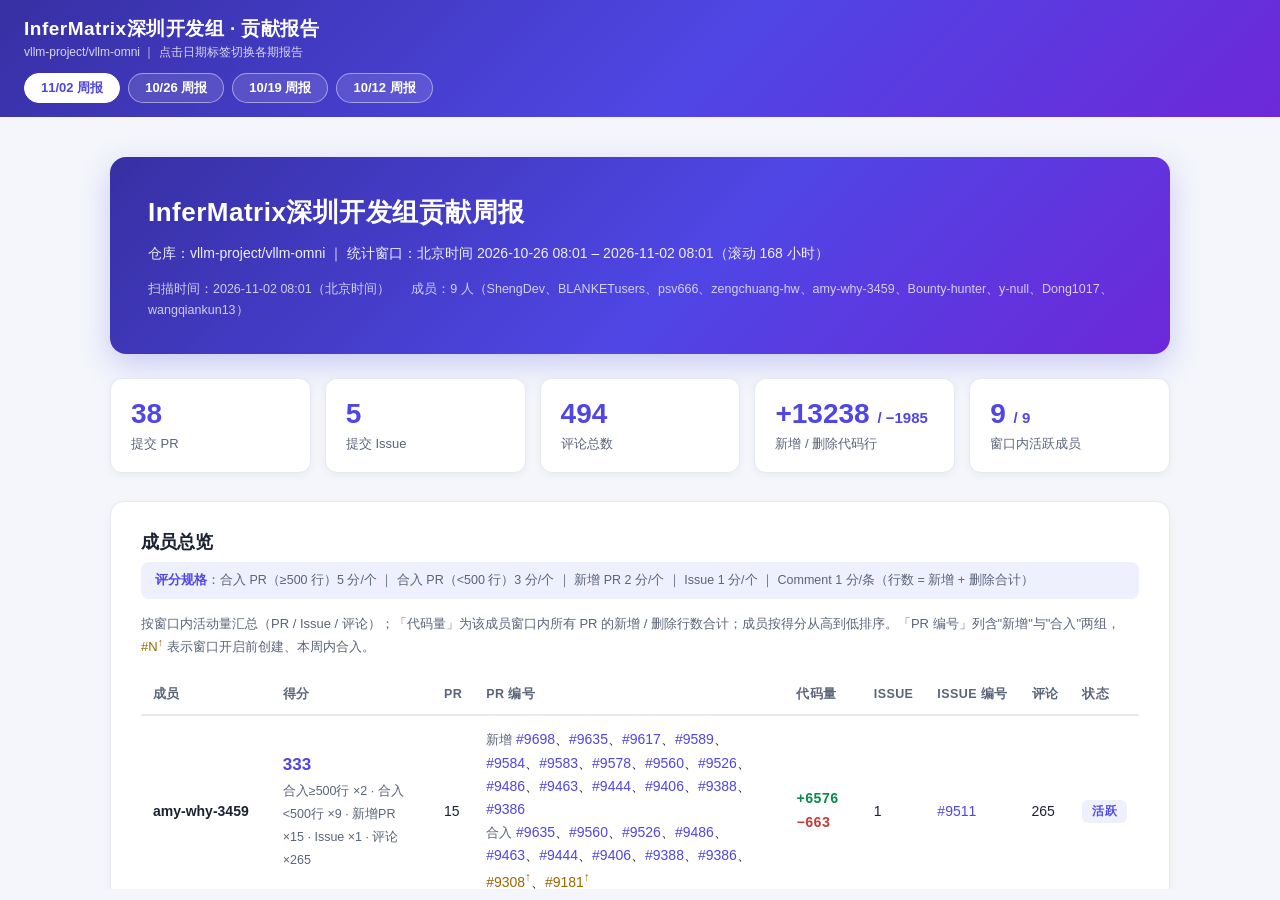
<file: index.html>
<!DOCTYPE html>
<html lang="zh-CN">
<head>
<meta charset="UTF-8">
<meta name="viewport" content="width=device-width, initial-scale=1.0">
<title>InferMatrix深圳开发组 · 贡献报告</title>
<style>
  * { box-sizing: border-box; margin: 0; padding: 0; }
  body { font-family: -apple-system, "Segoe UI", Roboto, "PingFang SC", "Microsoft YaHei", "Noto Sans SC", sans-serif;
    background: #f4f6fb; color: #1a2233; }
  header.top { background: linear-gradient(135deg, #3730a3 0%, #4f46e5 55%, #6d28d9 100%); color: #fff;
    padding: 16px 24px 14px; box-shadow: 0 4px 16px rgba(79, 70, 229, .25); }
  header.top h1 { font-size: 19px; font-weight: 700; letter-spacing: .5px; }
  header.top .sub { font-size: 12px; opacity: .8; margin-top: 2px; }
  .tabs { display: flex; flex-wrap: wrap; gap: 8px; margin-top: 12px; }
  .tabs button { font-family: inherit; font-size: 13px; font-weight: 600; cursor: pointer;
    border: 1px solid rgba(255,255,255,.45); background: rgba(255,255,255,.12); color: #fff;
    border-radius: 999px; padding: 5px 16px; transition: all .15s; }
  .tabs button:hover { background: rgba(255,255,255,.25); }
  .tabs button.active { background: #fff; color: #4f46e5; border-color: #fff; }
  iframe { width: 100%; height: calc(100vh - 128px); border: 0; display: block; background: #f4f6fb; }
  .err { padding: 24px; color: #5a6478; font-size: 14px; }
</style>
</head>
<body>
<header class="top">
  <h1>InferMatrix深圳开发组 · 贡献报告</h1>
  <div class="sub">vllm-project/vllm-omni ｜ 点击日期标签切换各期报告</div>
  <div class="tabs" id="tabs"></div>
</header>
<iframe id="frame" title="报告内容"></iframe>
<script>
  const frame = document.getElementById('frame');
  const tabs = document.getElementById('tabs');
  function select(item) {
    frame.src = item.file;
    history.replaceState(null, '', '#' + encodeURIComponent(item.file.replace('reports/', '')));
    [...tabs.children].forEach(b => b.classList.toggle('active', b.dataset.file === item.file));
  }
  fetch('reports/list.json', { cache: 'no-store' })
    .then(r => { if (!r.ok) throw new Error('list ' + r.status); return r.json(); })
    .then(list => {
      if (!Array.isArray(list) || !list.length) { tabs.innerHTML = '<span class="err">暂无报告</span>'; return; }
      for (const item of list) {
        const b = document.createElement('button');
        b.textContent = item.label;
        b.dataset.file = item.file;
        b.onclick = () => select(item);
        tabs.appendChild(b);
      }
      const hash = decodeURIComponent(location.hash.slice(1));
      const target = list.find(i => i.file === 'reports/' + hash) || list[0];
      select(target);
    })
    .catch(() => { tabs.innerHTML = '<span class="err">报告列表加载失败，请稍后刷新</span>'; });
</script>
</body>
</html>
</file>
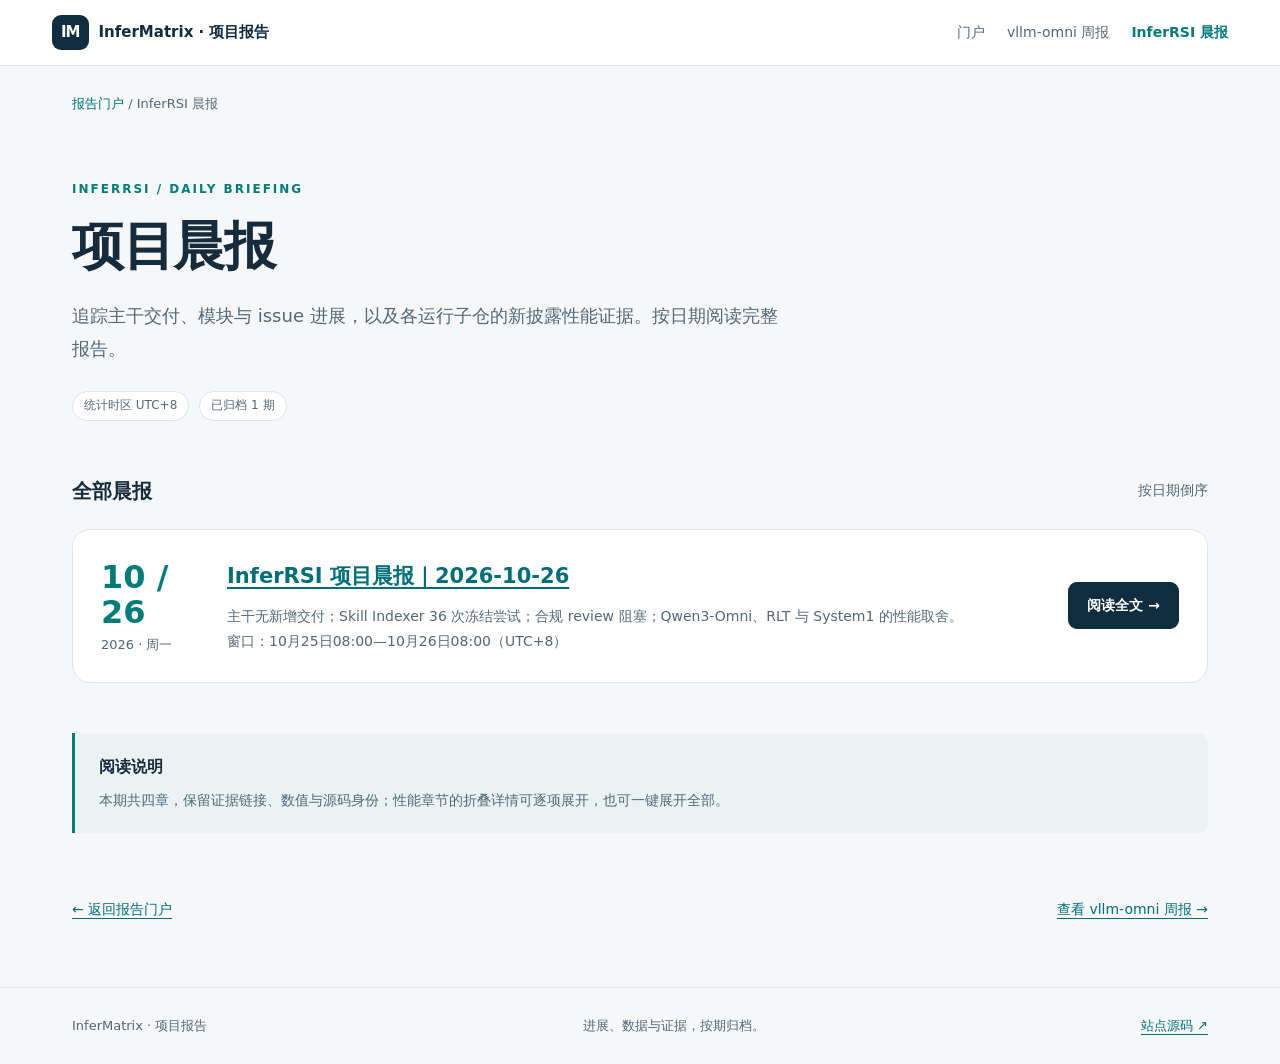
<file: inferrsi/index.html>
<!doctype html>
<html lang="zh-CN"><head><meta charset="utf-8"><meta name="viewport" content="width=device-width,initial-scale=1"><meta name="description" content="InferMatrix 项目报告：vllm-omni 贡献周报与 InferRSI 项目晨报。"><meta name="color-scheme" content="light"><title>InferRSI 晨报归档 · InferMatrix 项目报告</title><link rel="stylesheet" href="../assets/site.css"></head>
<body><a class="skip" href="#main">跳到主要内容</a><header class="masthead"><div class="masthead-inner"><a class="brand" href="../index.html"><span class="monogram" aria-hidden="true">IM</span> InferMatrix · 项目报告</a><nav class="global-nav" aria-label="栏目导航"><a href="../index.html">门户</a><a href="../vllm-omni/">vllm-omni 周报</a><a href="../inferrsi/" aria-current="page">InferRSI 晨报</a></nav></div></header><main id="main" class="wrap"><div class="breadcrumb"><a href="../index.html">报告门户</a> / InferRSI 晨报</div><section class="hero"><p class="eyebrow">InferRSI / Daily briefing</p><h1>项目晨报</h1><p class="lead">追踪主干交付、模块与 issue 进展，以及各运行子仓的新披露性能证据。按日期阅读完整报告。</p><div class="hero-meta"><span class="pill">统计时区 UTC+8</span><span class="pill">已归档 1 期</span></div></section><div class="section-label" id="archive"><h2>全部晨报</h2><span class="quiet">按日期倒序</span></div><div class="archive-list"><article class="edition"><div class="edition-date"><time datetime="2026-10-26">10 / 26</time><small>2026 · 周一</small></div><div><h3><a href="2026-10-26/">InferRSI 项目晨报｜2026-10-26</a></h3><p>主干无新增交付；Skill Indexer 36 次冻结尝试；合规 review 阻塞；Qwen3-Omni、RLT 与 System1 的性能取舍。</p><p>窗口：10月25日08:00—10月26日08:00（UTC+8）</p></div><a class="button" href="2026-10-26/">阅读全文 →</a></article></div><aside class="reading-note"><h2>阅读说明</h2><p>本期共四章，保留证据链接、数值与源码身份；性能章节的折叠详情可逐项展开，也可一键展开全部。</p></aside><div class="end-nav"><a href="../index.html">← 返回报告门户</a><a href="../vllm-omni/">查看 vllm-omni 周报 →</a></div></main><footer><div class="wrap"><span>InferMatrix · 项目报告</span><span>进展、数据与证据，按期归档。</span><a href="https://github.com/zengchuang-hw/zengchuang-hw.github.io">站点源码 ↗</a></div></footer></body></html>
</file>
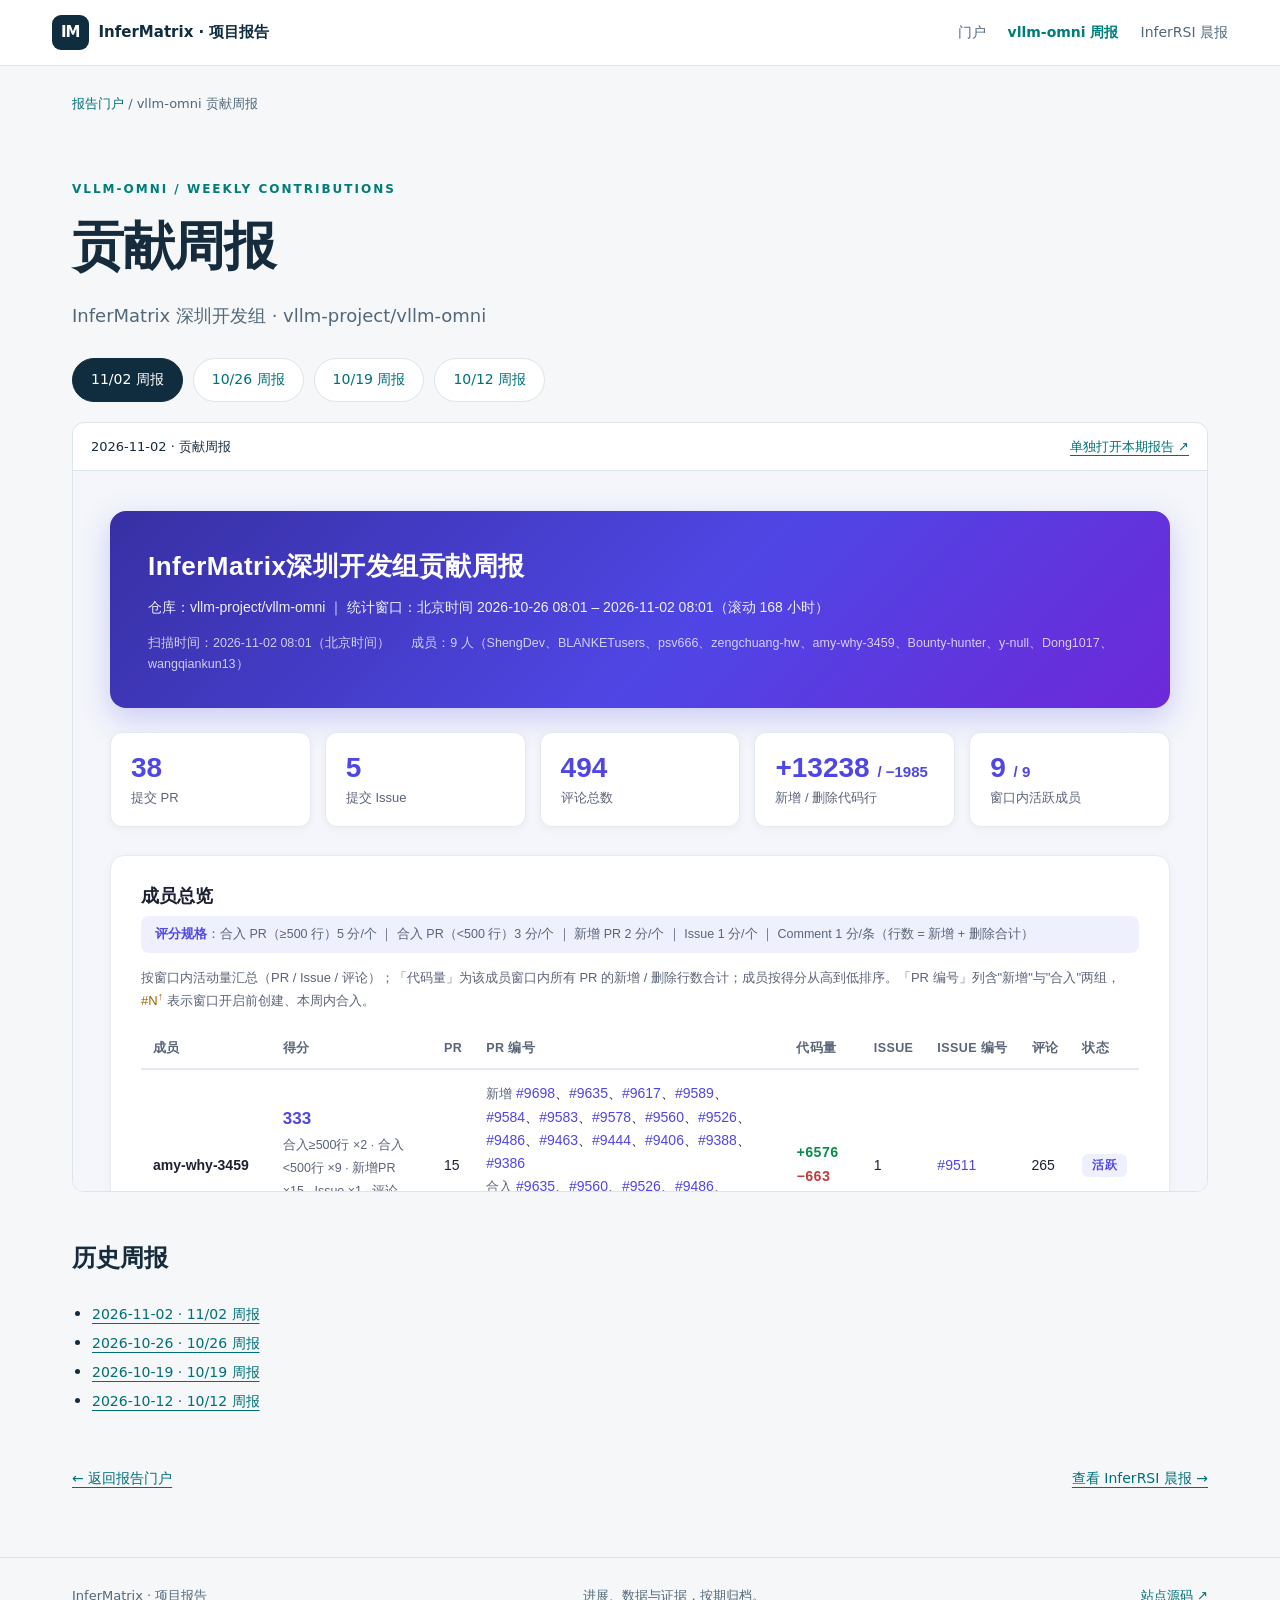
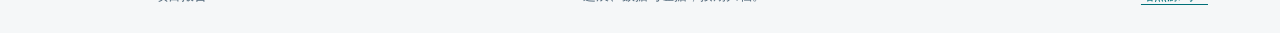
<file: vllm-omni/index.html>
<!doctype html>
<html lang="zh-CN"><head><meta charset="utf-8"><meta name="viewport" content="width=device-width,initial-scale=1"><meta name="description" content="InferMatrix 项目报告：vllm-omni 贡献周报与 InferRSI 项目晨报。"><meta name="color-scheme" content="light"><title>vllm-omni 贡献周报 · InferMatrix 项目报告</title><link rel="stylesheet" href="../assets/site.css"></head>
<body><a class="skip" href="#main">跳到主要内容</a><header class="masthead"><div class="masthead-inner"><a class="brand" href="../index.html"><span class="monogram" aria-hidden="true">IM</span> InferMatrix · 项目报告</a><nav class="global-nav" aria-label="栏目导航"><a href="../index.html">门户</a><a href="../vllm-omni/" aria-current="page">vllm-omni 周报</a><a href="../inferrsi/">InferRSI 晨报</a></nav></div></header><main id="main" class="wrap"><div class="breadcrumb"><a href="../index.html">报告门户</a> / vllm-omni 贡献周报</div><section class="hero omni-header"><p class="eyebrow">vllm-omni / Weekly contributions</p><h1>贡献周报</h1><p class="lead">InferMatrix 深圳开发组 · vllm-project/vllm-omni</p></section><nav class="date-tabs" id="dates" aria-label="选择周报日期"><a href="#weekly-2026-10-26.html" data-report="reports/weekly-2026-10-26.html">10/26 周报</a><a href="#weekly-2026-10-19.html" data-report="reports/weekly-2026-10-19.html">10/19 周报</a><a href="#weekly-2026-10-12.html" data-report="reports/weekly-2026-10-12.html">10/12 周报</a></nav><div class="reader"><div class="reader-bar"><span id="selected-label">2026-10-26 · 贡献周报</span><a id="standalone" href="../reports/weekly-2026-10-26.html">单独打开本期报告 ↗</a></div><iframe id="report-frame" title="vllm-omni 周报正文" src="../reports/weekly-2026-10-26.html"></iframe></div><section class="archive-links" id="archive"><h2>历史周报</h2><ul id="archive-list"><li><a href="../reports/weekly-2026-10-26.html">2026-10-26 · 10/26 周报</a></li><li><a href="../reports/weekly-2026-10-19.html">2026-10-19 · 10/19 周报</a></li><li><a href="../reports/weekly-2026-10-12.html">2026-10-12 · 10/12 周报</a></li></ul><noscript><p>可通过上方历史周报链接直接阅读每期全文。</p></noscript></section><div class="end-nav"><a href="../index.html">← 返回报告门户</a><a href="../inferrsi/">查看 InferRSI 晨报 →</a></div></main><script src="reader.js" defer></script><footer><div class="wrap"><span>InferMatrix · 项目报告</span><span>进展、数据与证据，按期归档。</span><a href="https://github.com/zengchuang-hw/zengchuang-hw.github.io">站点源码 ↗</a></div></footer></body></html>
</file>
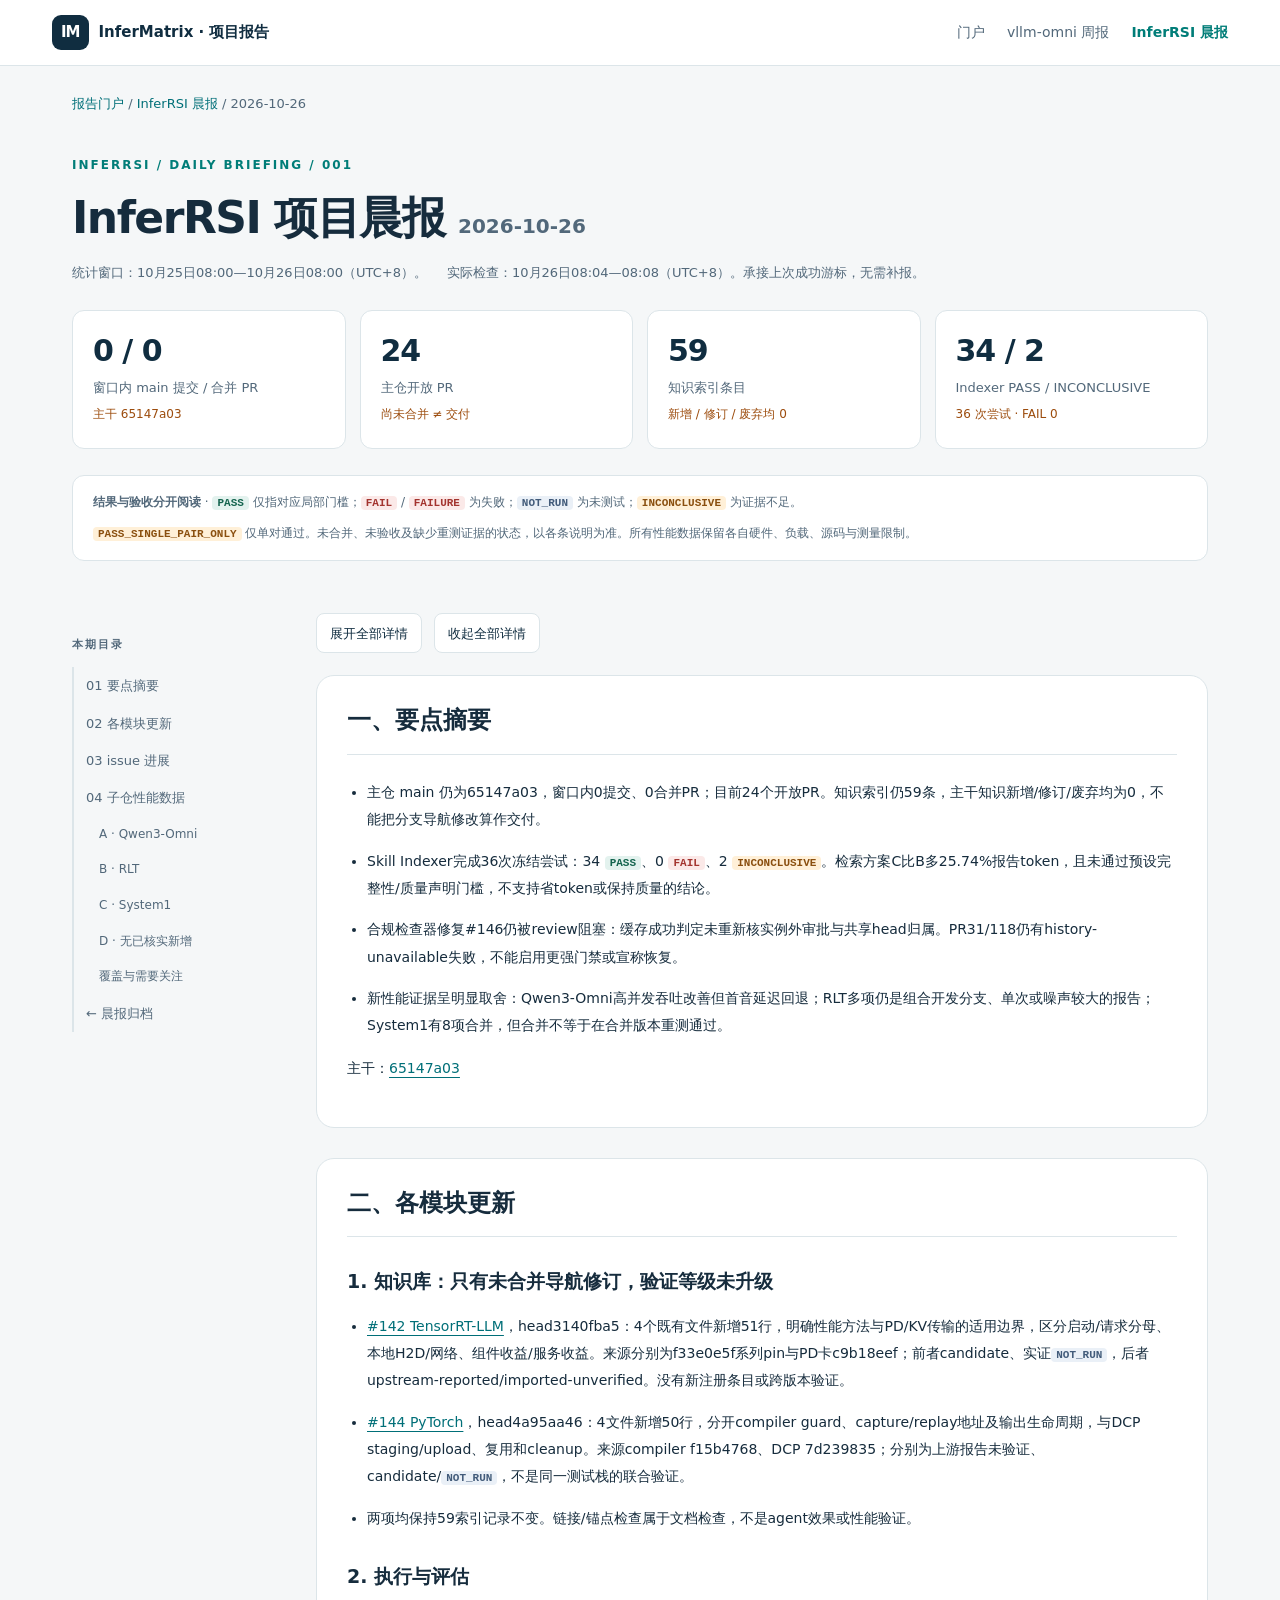
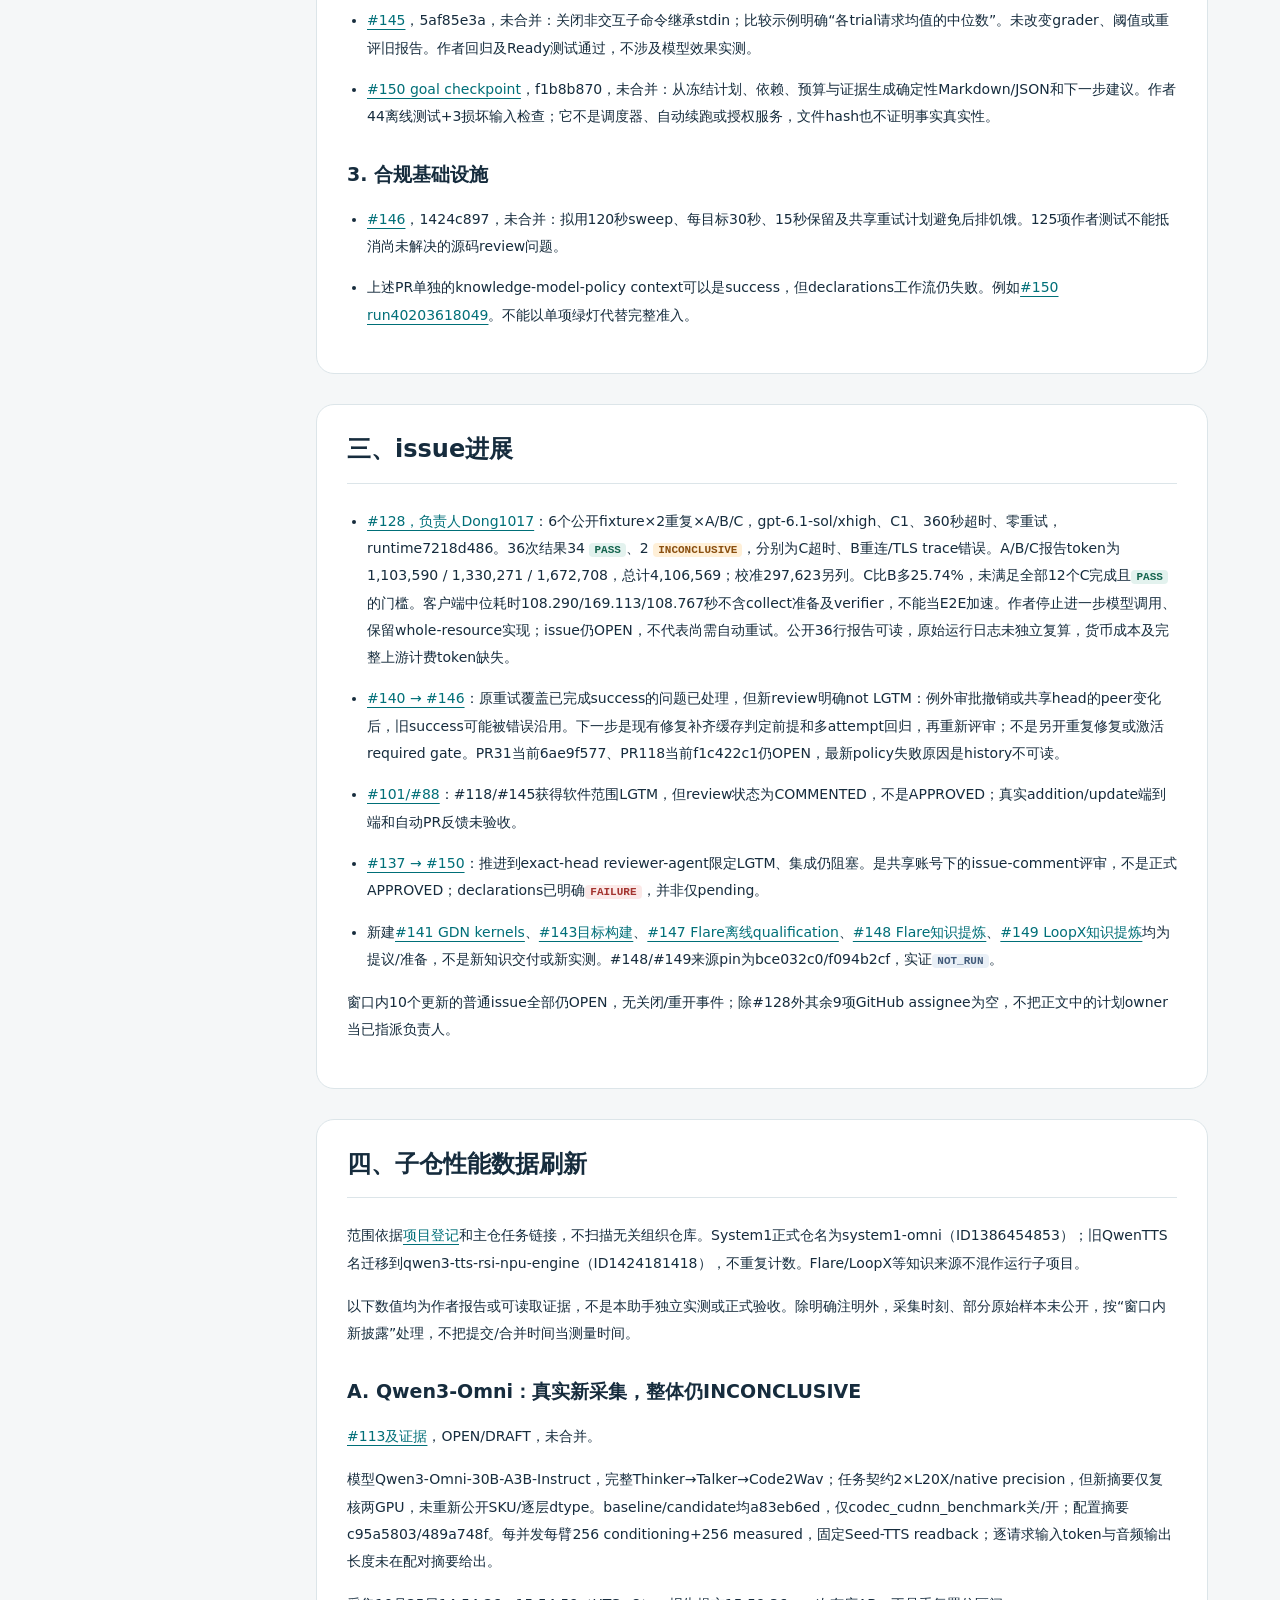
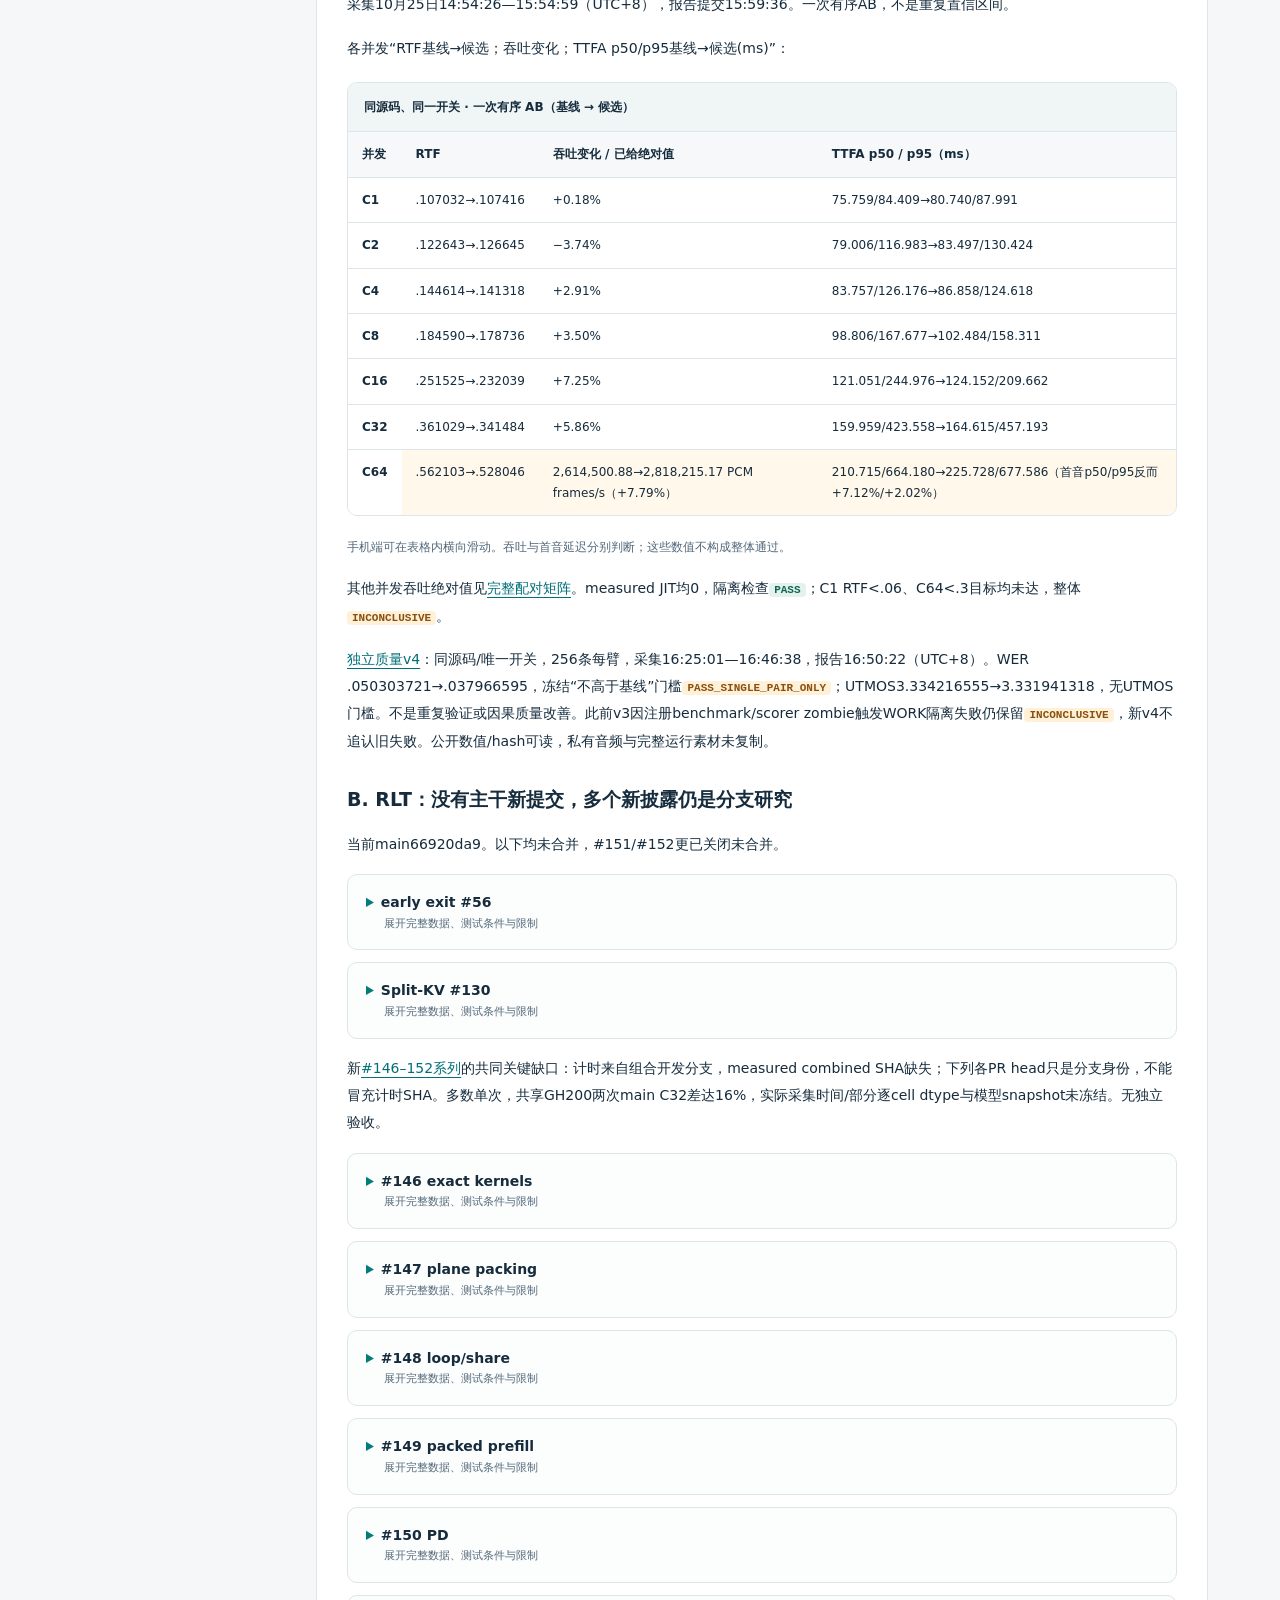
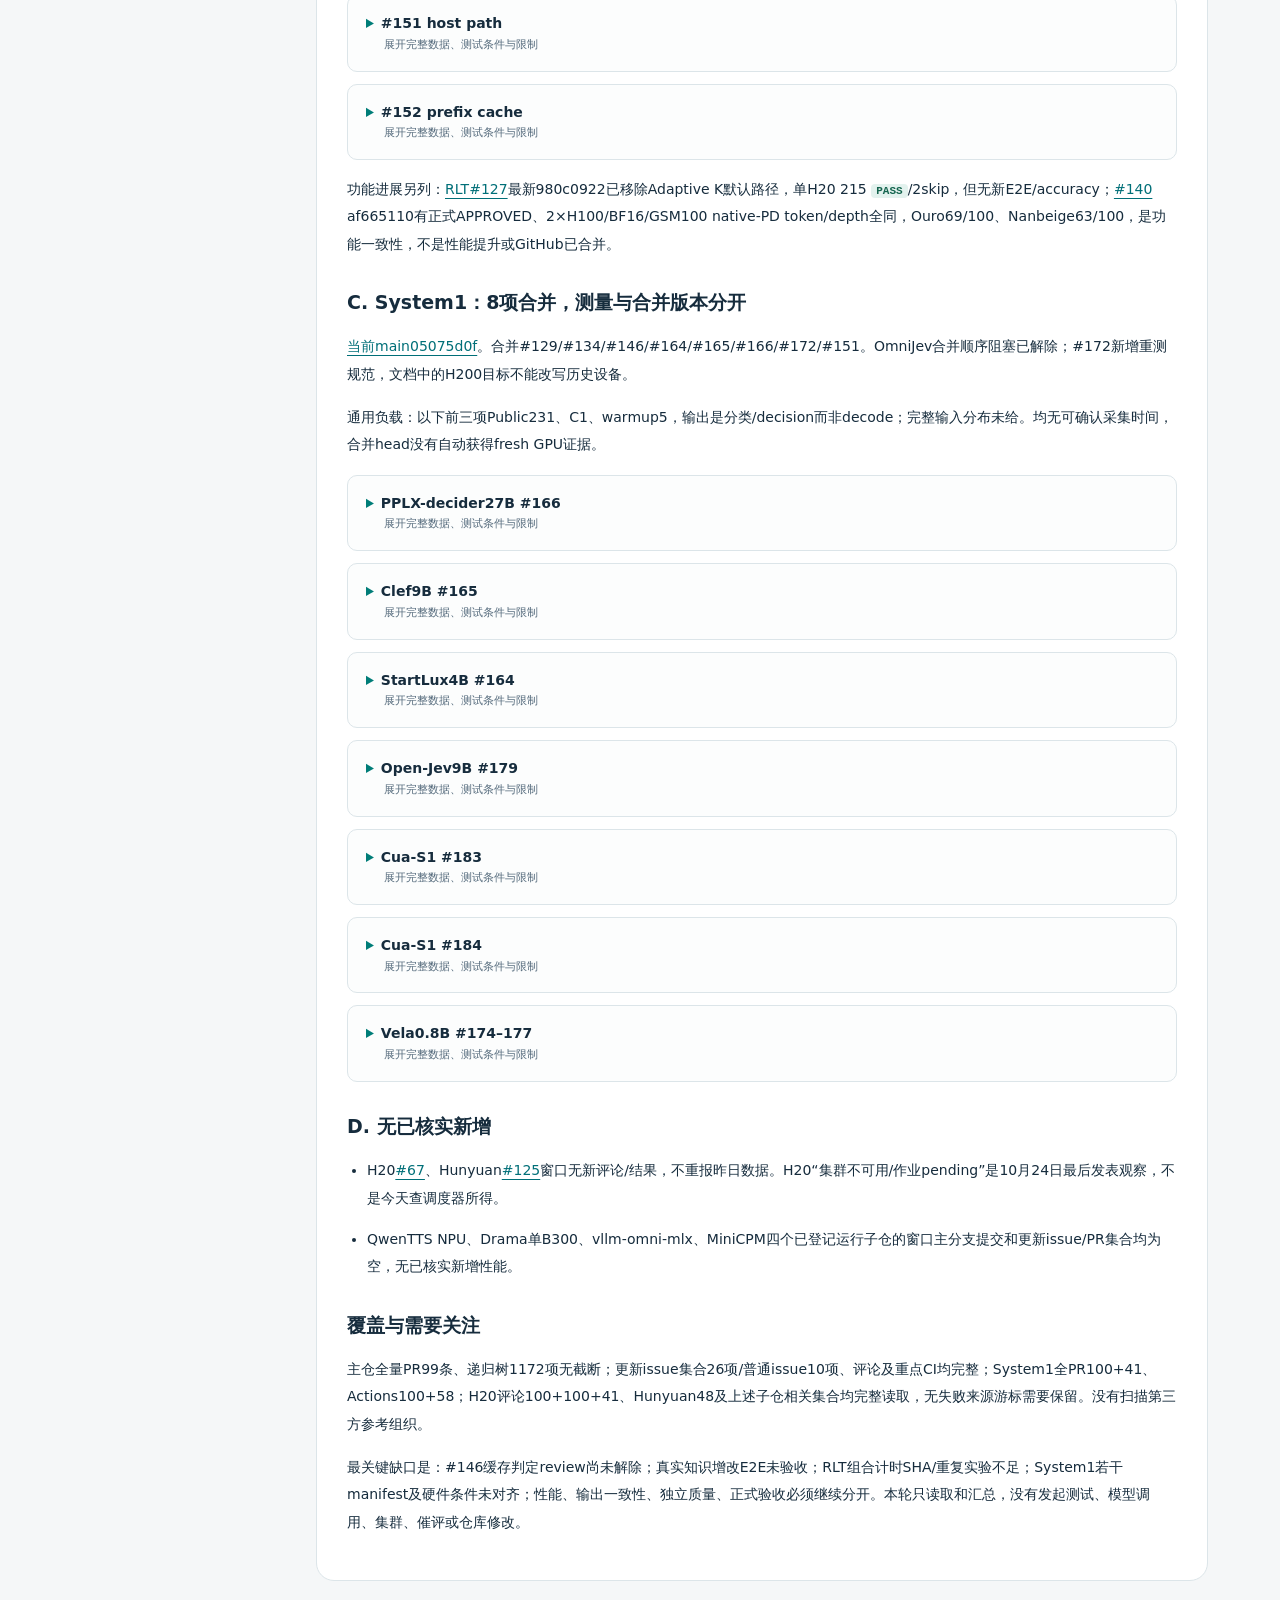
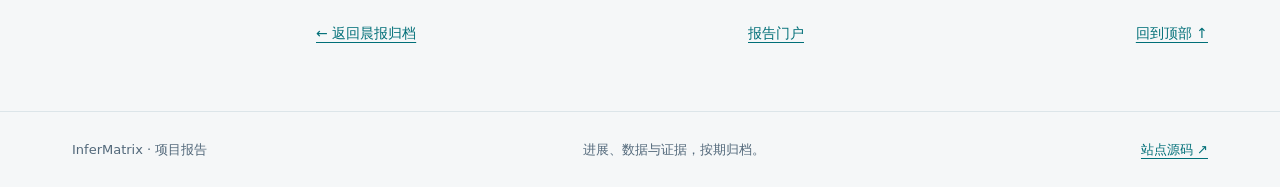
<file: inferrsi/2026-10-26/index.html>
<!doctype html>
<html lang="zh-CN"><head><meta charset="utf-8"><meta name="viewport" content="width=device-width,initial-scale=1"><meta name="description" content="InferRSI 2026-10-26 完整晨报：主干与模块、issue、Qwen3-Omni / RLT / System1 性能证据及验收边界。"><meta name="color-scheme" content="light"><title>InferRSI 项目晨报｜2026-10-26 · InferMatrix 项目报告</title><link rel="stylesheet" href="../../assets/site.css"></head>
<body><a class="skip" href="#main">跳到主要内容</a><header class="masthead"><div class="masthead-inner"><a class="brand" href="../../index.html"><span class="monogram" aria-hidden="true">IM</span> InferMatrix · 项目报告</a><nav class="global-nav" aria-label="栏目导航"><a href="../../index.html">门户</a><a href="../../vllm-omni/">vllm-omni 周报</a><a href="../../inferrsi/" aria-current="page">InferRSI 晨报</a></nav></div></header><main id="main" class="wrap"><div class="breadcrumb"><a href="../../index.html">报告门户</a> / <a href="../">InferRSI 晨报</a> / 2026-10-26</div><header class="hero report-hero"><p class="eyebrow">InferRSI / Daily briefing / 001</p><h1>InferRSI 项目晨报 <span class="report-date">2026-10-26</span></h1><div class="window"><p>统计窗口：10月25日08:00—10月26日08:00（UTC+8）。</p><p>实际检查：10月26日08:04—08:08（UTC+8）。承接上次成功游标，无需补报。</p></div><div class="metrics" aria-label="本期关键指标"><div class="metric"><strong>0 / 0</strong><span>窗口内 main 提交 / 合并 PR</span><em>主干 65147a03</em></div><div class="metric"><strong>24</strong><span>主仓开放 PR</span><em>尚未合并 ≠ 交付</em></div><div class="metric"><strong>59</strong><span>知识索引条目</span><em>新增 / 修订 / 废弃均 0</em></div><div class="metric"><strong>34 / 2</strong><span>Indexer PASS / INCONCLUSIVE</span><em>36 次尝试 · FAIL 0</em></div></div><aside class="legend" aria-label="状态阅读说明"><p><strong>结果与验收分开阅读</strong> · <span class="status pass">PASS</span> 仅指对应局部门槛；<span class="status fail">FAIL</span> / <span class="status fail">FAILURE</span> 为失败；<span class="status unrun">NOT_RUN</span> 为未测试；<span class="status uncertain">INCONCLUSIVE</span> 为证据不足。</p><p><span class="status uncertain">PASS_SINGLE_PAIR_ONLY</span> 仅单对通过。未合并、未验收及缺少重测证据的状态，以各条说明为准。所有性能数据保留各自硬件、负载、源码与测量限制。</p></aside></header><div class="report-layout"><nav class="toc" aria-label="本期目录"><p>本期目录</p><a href="#summary">01 要点摘要</a><a href="#modules">02 各模块更新</a><a href="#issues">03 issue 进展</a><a href="#performance">04 子仓性能数据</a><a class="sub" href="#qwen3-omni">A · Qwen3-Omni</a><a class="sub" href="#rlt">B · RLT</a><a class="sub" href="#system1">C · System1</a><a class="sub" href="#no-new">D · 无已核实新增</a><a class="sub" href="#coverage">覆盖与需要关注</a><a href="../">← 晨报归档</a></nav><div class="report-body"><div class="report-tools" id="report-tools" hidden><button type="button" id="expand-all">展开全部详情</button><button type="button" id="collapse-all">收起全部详情</button></div><section class="chapter" id="summary"><h2>一、要点摘要</h2><ul><li>主仓 main 仍为65147a03，窗口内0提交、0合并PR；目前24个开放PR。知识索引仍59条，主干知识新增/修订/废弃均为0，不能把分支导航修改算作交付。</li><li>Skill Indexer完成36次冻结尝试：34 <span class="status pass">PASS</span>、0 <span class="status fail">FAIL</span>、2 <span class="status uncertain">INCONCLUSIVE</span>。检索方案C比B多25.74%报告token，且未通过预设完整性/质量声明门槛，不支持省token或保持质量的结论。</li><li>合规检查器修复#146仍被review阻塞：缓存成功判定未重新核实例外审批与共享head归属。PR31/118仍有history-unavailable失败，不能启用更强门禁或宣称恢复。</li><li>新性能证据呈明显取舍：Qwen3-Omni高并发吞吐改善但首音延迟回退；RLT多项仍是组合开发分支、单次或噪声较大的报告；System1有8项合并，但合并不等于在合并版本重测通过。</li></ul><p>主干：<a href="https://github.com/InferMatrixLab/InferRSI/commit/65147a03e465dc838770474736a620e04d72337e">65147a03</a></p></section><section class="chapter" id="modules"><h2>二、各模块更新</h2><h3 id="module-1">1. 知识库：只有未合并导航修订，验证等级未升级</h3><ul><li><a href="https://github.com/InferMatrixLab/InferRSI/pull/142">#142 TensorRT-LLM</a>，head3140fba5：4个既有文件新增51行，明确性能方法与PD/KV传输的适用边界，区分启动/请求分母、本地H2D/网络、组件收益/服务收益。来源分别为f33e0e5f系列pin与PD卡c9b18eef；前者candidate、实证<span class="status unrun">NOT_RUN</span>，后者upstream-reported/imported-unverified。没有新注册条目或跨版本验证。</li><li><a href="https://github.com/InferMatrixLab/InferRSI/pull/144">#144 PyTorch</a>，head4a95aa46：4文件新增50行，分开compiler guard、capture/replay地址及输出生命周期，与DCP staging/upload、复用和cleanup。来源compiler f15b4768、DCP 7d239835；分别为上游报告未验证、candidate/<span class="status unrun">NOT_RUN</span>，不是同一测试栈的联合验证。</li><li>两项均保持59索引记录不变。链接/锚点检查属于文档检查，不是agent效果或性能验证。</li></ul><h3 id="module-2">2. 执行与评估</h3><ul><li><a href="https://github.com/InferMatrixLab/InferRSI/pull/145">#145</a>，5af85e3a，未合并：关闭非交互子命令继承stdin；比较示例明确“各trial请求均值的中位数”。未改变grader、阈值或重评旧报告。作者回归及Ready测试通过，不涉及模型效果实测。</li><li><a href="https://github.com/InferMatrixLab/InferRSI/pull/150">#150 goal checkpoint</a>，f1b8b870，未合并：从冻结计划、依赖、预算与证据生成确定性Markdown/JSON和下一步建议。作者44离线测试+3损坏输入检查；它不是调度器、自动续跑或授权服务，文件hash也不证明事实真实性。</li></ul><h3 id="module-3">3. 合规基础设施</h3><ul><li><a href="https://github.com/InferMatrixLab/InferRSI/pull/146">#146</a>，1424c897，未合并：拟用120秒sweep、每目标30秒、15秒保留及共享重试计划避免后排饥饿。125项作者测试不能抵消尚未解决的源码review问题。</li><li>上述PR单独的knowledge-model-policy context可以是success，但declarations工作流仍失败。例如<a href="https://github.com/InferMatrixLab/InferRSI/actions/runs/40203618049">#150 run40203618049</a>。不能以单项绿灯代替完整准入。</li></ul></section><section class="chapter" id="issues"><h2>三、issue进展</h2><ul><li><a href="https://github.com/InferMatrixLab/InferRSI/issues/128#issuecomment-6399376903">#128，负责人Dong1017</a>：6个公开fixture×2重复×A/B/C，gpt-6.1-sol/xhigh、C1、360秒超时、零重试，runtime7218d486。36次结果34 <span class="status pass">PASS</span>、2 <span class="status uncertain">INCONCLUSIVE</span>，分别为C超时、B重连/TLS trace错误。A/B/C报告token为1,103,590 / 1,330,271 / 1,672,708，总计4,106,569；校准297,623另列。C比B多25.74%，未满足全部12个C完成且<span class="status pass">PASS</span>的门槛。客户端中位耗时108.290/169.113/108.767秒不含collect准备及verifier，不能当E2E加速。作者停止进一步模型调用、保留whole-resource实现；issue仍OPEN，不代表尚需自动重试。公开36行报告可读，原始运行日志未独立复算，货币成本及完整上游计费token缺失。</li><li><a href="https://github.com/InferMatrixLab/InferRSI/pull/146#discussion_r4371266628">#140 → #146</a>：原重试覆盖已完成success的问题已处理，但新review明确not LGTM：例外审批撤销或共享head的peer变化后，旧success可能被错误沿用。下一步是现有修复补齐缓存判定前提和多attempt回归，再重新评审；不是另开重复修复或激活required gate。PR31当前6ae9f577、PR118当前f1c422c1仍OPEN，最新policy失败原因是history不可读。</li><li><a href="https://github.com/InferMatrixLab/InferRSI/issues/101#issuecomment-6398196362">#101/#88</a>：#118/#145获得软件范围LGTM，但review状态为COMMENTED，不是APPROVED；真实addition/update端到端和自动PR反馈未验收。</li><li><a href="https://github.com/InferMatrixLab/InferRSI/pull/150#issuecomment-6398982857">#137 → #150</a>：推进到exact-head reviewer-agent限定LGTM、集成仍阻塞。是共享账号下的issue-comment评审，不是正式APPROVED；declarations已明确<span class="status fail">FAILURE</span>，并非仅pending。</li><li>新建<a href="https://github.com/InferMatrixLab/InferRSI/issues/141">#141 GDN kernels</a>、<a href="https://github.com/InferMatrixLab/InferRSI/issues/143">#143目标构建</a>、<a href="https://github.com/InferMatrixLab/InferRSI/issues/147">#147 Flare离线qualification</a>、<a href="https://github.com/InferMatrixLab/InferRSI/issues/148">#148 Flare知识提炼</a>、<a href="https://github.com/InferMatrixLab/InferRSI/issues/149">#149 LoopX知识提炼</a>均为提议/准备，不是新知识交付或新实测。#148/#149来源pin为bce032c0/f094b2cf，实证<span class="status unrun">NOT_RUN</span>。</li></ul><p>窗口内10个更新的普通issue全部仍OPEN，无关闭/重开事件；除#128外其余9项GitHub assignee为空，不把正文中的计划owner当已指派负责人。</p></section><section class="chapter" id="performance"><h2>四、子仓性能数据刷新</h2><p>范围依据<a href="https://github.com/InferMatrixLab/recipe/blob/main/docs/inventory.md">项目登记</a>和主仓任务链接，不扫描无关组织仓库。System1正式仓名为system1-omni（ID1386454853）；旧QwenTTS名迁移到qwen3-tts-rsi-npu-engine（ID1424181418），不重复计数。Flare/LoopX等知识来源不混作运行子项目。</p><p>以下数值均为作者报告或可读取证据，不是本助手独立实测或正式验收。除明确注明外，采集时刻、部分原始样本未公开，按“窗口内新披露”处理，不把提交/合并时间当测量时间。</p><h3 id="qwen3-omni">A. Qwen3-Omni：真实新采集，整体仍INCONCLUSIVE</h3><p><a href="https://github.com/InferMatrixLab/InferRSI/blob/e1ae256fc075ea9ab64aec68da749cf4a8c22ac7/evidence/qwen3-omni-2gpu-20261023/results/pr9283-cudnn-performance/README.md">#113及证据</a>，OPEN/DRAFT，未合并。</p><p>模型Qwen3-Omni-30B-A3B-Instruct，完整Thinker→Talker→Code2Wav；任务契约2×L20X/native precision，但新摘要仅复核两GPU，未重新公开SKU/逐层dtype。baseline/candidate均a83eb6ed，仅codec_cudnn_benchmark关/开；配置摘要c95a5803/489a748f。每并发每臂256 conditioning+256 measured，固定Seed-TTS readback；逐请求输入token与音频输出长度未在配对摘要给出。</p><p>采集10月25日14:54:26—15:54:59（UTC+8），报告提交15:59:36。一次有序AB，不是重复置信区间。</p><p>各并发“RTF基线→候选；吞吐变化；TTFA p50/p95基线→候选(ms)”：</p><div class="table-wrap" role="region" aria-label="Qwen3-Omni 配对数据，可横向滚动" tabindex="0"><table><caption>同源码、同一开关 · 一次有序 AB（基线 → 候选）</caption><thead><tr><th scope="col">并发</th><th scope="col">RTF</th><th scope="col">吞吐变化 / 已给绝对值</th><th scope="col">TTFA p50 / p95（ms）</th></tr></thead><tbody><tr><th scope="row">C1</th><td>.107032→.107416</td><td>+0.18%</td><td>75.759/84.409→80.740/87.991</td></tr><tr><th scope="row">C2</th><td>.122643→.126645</td><td>−3.74%</td><td>79.006/116.983→83.497/130.424</td></tr><tr><th scope="row">C4</th><td>.144614→.141318</td><td>+2.91%</td><td>83.757/126.176→86.858/124.618</td></tr><tr><th scope="row">C8</th><td>.184590→.178736</td><td>+3.50%</td><td>98.806/167.677→102.484/158.311</td></tr><tr><th scope="row">C16</th><td>.251525→.232039</td><td>+7.25%</td><td>121.051/244.976→124.152/209.662</td></tr><tr><th scope="row">C32</th><td>.361029→.341484</td><td>+5.86%</td><td>159.959/423.558→164.615/457.193</td></tr><tr><th scope="row">C64</th><td>.562103→.528046</td><td>2,614,500.88→2,818,215.17 PCM frames/s（+7.79%）</td><td>210.715/664.180→225.728/677.586（首音p50/p95反而+7.12%/+2.02%）</td></tr></tbody></table></div><p class="table-note">手机端可在表格内横向滑动。吞吐与首音延迟分别判断；这些数值不构成整体通过。</p><p>其他并发吞吐绝对值见<a href="https://github.com/InferMatrixLab/InferRSI/blob/e1ae256fc075ea9ab64aec68da749cf4a8c22ac7/evidence/qwen3-omni-2gpu-20261023/results/pr9283-cudnn-performance/paired-matrix.json">完整配对矩阵</a>。measured JIT均0，隔离检查<span class="status pass">PASS</span>；C1 RTF&lt;.06、C64&lt;.3目标均未达，整体<span class="status uncertain">INCONCLUSIVE</span>。</p><p><a href="https://github.com/InferMatrixLab/InferRSI/blob/e1ae256fc075ea9ab64aec68da749cf4a8c22ac7/evidence/qwen3-omni-2gpu-20261023/results/pr9283-cudnn-quality-v4/README.md">独立质量v4</a>：同源码/唯一开关，256条每臂，采集16:25:01—16:46:38，报告16:50:22（UTC+8）。WER .050303721→.037966595，冻结“不高于基线”门槛<span class="status uncertain">PASS_SINGLE_PAIR_ONLY</span>；UTMOS3.334216555→3.331941318，无UTMOS门槛。不是重复验证或因果质量改善。此前v3因注册benchmark/scorer zombie触发WORK隔离失败仍保留<span class="status uncertain">INCONCLUSIVE</span>，新v4不追认旧失败。公开数值/hash可读，私有音频与完整运行素材未复制。</p><h3 id="rlt">B. RLT：没有主干新提交，多个新披露仍是分支研究</h3><p>当前main66920da9。以下均未合并，#151/#152更已关闭未合并。</p><details><summary>early exit #56<span class="summary-hint">展开完整数据、测试条件与限制</span></summary><div class="detail-body"><p><a href="https://github.com/InferMatrixLab/vllm-rlt/issues/56#issuecomment-6392835706">early exit #56</a>：旧源码09f229a、Ouro1.4B@574fa66c、A100-SXM4-80GB/BF16、greedy。固定4轮→τ=.2/min2，GSM8K1319准确率62.77%→55.42%，−7.35pp，95%CI[−9.5,−5.3]；loops/question435.8→241.5。匹配baseline自然输出长度的GSM87、C1/8/32、3重复，10.6/60.9/205.9→18.6/101.1/304.4 output tok/s（1.757/1.659/1.478×），但质量明显回退，不能称等质量加速。delayed准确率61.18%，1076/1319输出改变；async/多流无额外收益。固定256输出run2/full-set min1因租赁预算<span class="status unrun">NOT_RUN</span>；单一输入/输出长度不适用，实际采集时间未给。</p></div></details><details><summary>Split-KV #130<span class="summary-hint">展开完整数据、测试条件与限制</span></summary><div class="detail-body"><p><a href="https://github.com/InferMatrixLab/vllm-rlt/pull/130#issuecomment-6392868267">Split-KV #130</a>：c6730cc→e4cb75f1，GH200/Ouro1.4B/BF16、eager固定4轮。输入512/2048、输出128、C1/4，ABBA TPOT比.924/.940/.956/.938；但同tree噪声15–18%大于效应，性能<span class="status uncertain">INCONCLUSIVE</span>，不报4–8%加速。GSM87双方59/87、87/87 token相同，局部门槛<span class="status pass">PASS</span>；4GPU PD未重跑。</p></div></details><p>新<a href="https://github.com/InferMatrixLab/vllm-rlt/pull/146">#146–152系列</a>的共同关键缺口：计时来自组合开发分支，measured combined SHA缺失；下列各PR head只是分支身份，不能冒充计时SHA。多数单次，共享GH200两次main C32差达16%，实际采集时间/部分逐cell dtype与模型snapshot未冻结。无独立验收。</p><details><summary>#146 exact kernels<span class="summary-hint">展开完整数据、测试条件与限制</span></summary><div class="detail-body"><p><a href="https://github.com/InferMatrixLab/vllm-rlt/pull/146">#146 exact kernels</a>，heade8cd8845、base66920da：GH200/Ouro1.4B、512→128、async+graphs、C1/8/32/128。unfused61.1/362.5/711.5/666.6 tok/s，exact为1.44/1.44/1.23/1.14×；GPUtime/token13.05→8.91ms。169/169token一致、GSM87双方62，局部<span class="status pass">PASS</span>。approx仅155/169一致，RTX5090 GSM低2.30–3.45pp，<span class="status fail">FAIL</span> 1pp门槛；全scope fusion导致eager .40×、prefill慢33–46%，因此仅graph路径。</p></div></details><details><summary>#147 plane packing<span class="summary-hint">展开完整数据、测试条件与限制</span></summary><div class="detail-body"><p><a href="https://github.com/InferMatrixLab/vllm-rlt/pull/147">#147 plane packing</a>，headcc59ce9a：GH200/Huginn0125、32loops、512→64、sync graphs、相同KV24165blocks。C1/8/32/64/128，17.5/77/100.9/103.2/107.8→17.3/76/114.6/119.2/114.5 tok/s；TTFT p50 .3/1.3/5.5/15.7/36→.4/1.3/5.6/10.9/28.6秒。233/233token一致；KV容量1.88×不等于性能1.88×，小差值受噪声影响。PD两重复91.4–92.6 vs92.7–96.2 tok/s，没有明确提升；allocator budget失败在main也存在。</p></div></details><details><summary>#148 loop/share<span class="summary-hint">展开完整数据、测试条件与限制</span></summary><div class="detail-body"><p><a href="https://github.com/InferMatrixLab/vllm-rlt/pull/148">#148 loop/share</a>，head9d277b7f：RTX5090/Ouro1.4B、512→128，C1 .99×、C32/128 1.09×；160/169token一致，C≤8全同。GH200 32burst share关→开877→1001 tok/s（+14.1%），TTFT1.11→.82秒，TPOT25.9→22.8ms；但64sessions×6turns两pair，TTFT10.26/9.69→2.64/2.47秒同时TPOT .50/.46→1.19/1.18秒恶化、吞吐62.8/67.4→60.2/56.7下降。session长度非固定，整体收益<span class="status uncertain">INCONCLUSIVE</span>。</p></div></details><details><summary>#149 packed prefill<span class="summary-hint">展开完整数据、测试条件与限制</span></summary><div class="detail-body"><p><a href="https://github.com/InferMatrixLab/vllm-rlt/pull/149">#149 packed prefill</a>，head7cc7dd02：GH200、输入2048、输出未给，C8/32；Ouro async graphs2.42/2.00×、Huginn sync graphs2.07/2.08×，Huginn TTFT41.9→18.1秒。Ouro37/40token同、Huginn36/41同；GSM双方超时，仅70共同完成、20→21 correct、47/70序列同，质量<span class="status uncertain">INCONCLUSIVE</span>，不能<span class="status pass">PASS</span>。512输入收益落在噪声范围；无UVA staging .88/.93×回退。</p></div></details><details><summary>#150 PD<span class="summary-hint">展开完整数据、测试条件与限制</span></summary><div class="detail-body"><p><a href="https://github.com/InferMatrixLab/vllm-rlt/pull/150">#150 PD</a>，headd8fece2f：同node2×GH200 1P1D/Ouro1.4B，2048→64、32请求、两次交替；64MiB chunk/256MiB inflight→256MiB/2GiB，170–279→463–466 tok/s，TTFT3.4–3.9→2.0秒，commit tail .96–1.05→.017秒。不从区间造单一提升率；长prompt/跨node未测，peer错误检测边界保留，正式验收<span class="status uncertain">INCONCLUSIVE</span>。
  <a href="https://github.com/InferMatrixLab/vllm-rlt/issues/111#issuecomment-6400533319">#111原始传输诊断</a>：main66920da、2048→8、seq16/burst32，NIXL89.6–91.1GB/s；seq tail20.9ms/TTFT761ms，burst2823/15449ms。不同负载不是优化AB；本轮NCCL hang，旧带宽不作新验证。</p></div></details><details><summary>#151 host path<span class="summary-hint">展开完整数据、测试条件与限制</span></summary><div class="detail-body"><p><a href="https://github.com/InferMatrixLab/vllm-rlt/pull/151">#151 host path</a>，0a499af8，关闭未合并：RTX5090/Ouro、32sessions×6turns，一次每臂；prefixkey/freeblock吞吐+2.6%、TTFT8.4→7.1秒；packed +4.7%、2.57→1.80秒。绝对吞吐、固定长度缺失，其余优化未单测，CPU通过不是性能验收。</p></div></details><details><summary>#152 prefix cache<span class="summary-hint">展开完整数据、测试条件与限制</span></summary><div class="detail-body"><p><a href="https://github.com/InferMatrixLab/vllm-rlt/pull/152">#152 prefix cache</a>，a0a977af，关闭未合并：GH200/Huginn32loops/graphs、16sessions≤4turns、prompt≤2000、59请求，一次；13.8→26.3 tok/s，TTFT p50 1.93→.44、p90 6→1.9秒。两臂positionnoise均开；512输入/48greedy输出独立8例中fullhit仅6/8与cold同，partial8/8，另同noise不同chunks15/16同。不是精确等价，质量未验收。</p></div></details><p>功能进展另列：<a href="https://github.com/InferMatrixLab/vllm-rlt/pull/127">RLT#127</a>最新980c0922已移除Adaptive K默认路径，单H20 215 <span class="status pass">PASS</span>/2skip，但无新E2E/accuracy；<a href="https://github.com/InferMatrixLab/vllm-rlt/pull/140#issuecomment-6394223516">#140</a> af665110有正式APPROVED、2×H100/BF16/GSM100 native-PD token/depth全同，Ouro69/100、Nanbeige63/100，是功能一致性，不是性能提升或GitHub已合并。</p><h3 id="system1">C. System1：8项合并，测量与合并版本分开</h3><p><a href="https://github.com/InferMatrixLab/system1-omni/commit/05075d0f36e399e3a001ffedea400c666990cda9">当前main05075d0f</a>。合并#129/#134/#146/#164/#165/#166/#172/#151。OmniJev合并顺序阻塞已解除；#172新增重测规范，文档中的H200目标不能改写历史设备。</p><p>通用负载：以下前三项Public231、C1、warmup5，输出是分类/decision而非decode；完整输入分布未给。均无可确认采集时间，合并head没有自动获得fresh GPU证据。</p><details><summary>PPLX-decider27B #166<span class="summary-hint">展开完整数据、测试条件与限制</span></summary><div class="detail-body"><p><a href="https://github.com/InferMatrixLab/system1-omni/pull/166">PPLX-decider27B #166</a>：模型14c9d901/BF16/L20X标签；不同记录cap8.9/9.0未完整对齐，不独立确认全campaign提升。前kept4b99b730的88.942/295.797→fcf5e2be的87.782/291.183ms（p50/p95，作者−1.30%/−1.56%，双分位gate <span class="status pass">PASS</span>），231/231。choice .9065/139、noul .8784/74、score MAE .2035/18，无raw responses，非reference parity。
  保留负面结果：801ef7b 89.172/274.790因p50变差<span class="status fail">FAIL</span>；2bbbe4ed97.613/292.795 <span class="status fail">FAIL</span>；3ecdf5ad warmup crash、0样本；其余搜索多为一分位改善另一分位退化，完整轨迹见PR。mergehead509bdd21不是新重测。</p></div></details><details><summary>Clef9B #165<span class="summary-hint">展开完整数据、测试条件与限制</span></summary><div class="detail-body"><p><a href="https://github.com/InferMatrixLab/system1-omni/pull/165">Clef9B #165</a>：模型f0b7d3cd/BF16/L20X标签cap8.9；903006530的247.518/413.025→594528a9的164.969/216.755ms，作者−33.35%/−47.52%。但baseline剥离thinking字段、candidate为stock manifest，manifesthash/时钟/driver等缺失，parity未报，严格可比性与质量<span class="status uncertain">INCONCLUSIVE</span>。mergehead504b272c未新测；<a href="https://github.com/InferMatrixLab/system1-omni/pull/182">#182</a>持久线程/串行调度只有CPU测试，GPU/parity/C1 <span class="status unrun">NOT_RUN</span>。</p></div></details><details><summary>StartLux4B #164<span class="summary-hint">展开完整数据、测试条件与限制</span></summary><div class="detail-body"><p><a href="https://github.com/InferMatrixLab/system1-omni/pull/164">StartLux4B #164</a>：模型416088f7/BF16/L20X标签sm89；primary5bb25beb为6.785/51.432ms，重复6.510/50.860、6.522/50.939，未找到替代，收益0%。FP8 725c86ac与d44e634加载/warmup失败0样本；int8 867ed78为9.848/83.150；Graph1e11e03为6.954/52.393、231/231但双分位回退<span class="status fail">FAIL</span>，其余搜索未过门槛。新独立baseline51f80ad6三轮693/693、7.338/51.816ms，不与旧primary拼为同一run。<a href="https://github.com/InferMatrixLab/system1-omni/pull/178">#178</a>/<a href="https://github.com/InferMatrixLab/system1-omni/pull/180">#180</a>关闭未合并、tip缺完整GPU数值；scratch约15GiB是公式，不是实测。#181 fast-screen只可early DROP、不能KEEP，live <span class="status unrun">NOT_RUN</span>。</p></div></details><details><summary>Open-Jev9B #179<span class="summary-hint">展开完整数据、测试条件与限制</span></summary><div class="detail-body"><p><a href="https://github.com/InferMatrixLab/system1-omni/pull/179">Open-Jev9B #179</a>：RTX6000Ada48GB/sm89/BF16，253requests，C1，每条两次取较快client时间后求和，不能当p50。22长多选308.7→35.5秒、157多candidate79.8→34.3、其中30长输入54.8→17.5；74noul反而5.74→6.16。固定GEMM shared/fixed253输出exact，但default有near-tie变化，正确数163/164/reference165。计时精确candidate SHA缺失，多个阶段base不同，不能算当前head01c84c67重测，质量/普适收益<span class="status uncertain">INCONCLUSIVE</span>。</p></div></details><details><summary>Cua-S1 #183<span class="summary-hint">展开完整数据、测试条件与限制</span></summary><div class="detail-body"><p><a href="https://github.com/InferMatrixLab/system1-omni/pull/183">Cua-S1 #183</a>：base05075d0f，runtimea14e1027/current911faa0d仅文档；RTX4090/sm89，语言/vision BF16、adapter FP32，8合成截图、1/2/4/8问题、C1、3×8样本。原121.967/275.370→124.894/276.195ms混入capture，不能称纯warm。修正为全工作集预热后116.891/271.109→116.399/269.011ms，内存10138→10202MiB采样max；byte-exact <span class="status pass">PASS</span>，但约0.4%中位差不建立稳定加速，性能<span class="status uncertain">INCONCLUSIVE</span>。</p></div></details><details><summary>Cua-S1 #184<span class="summary-hint">展开完整数据、测试条件与限制</span></summary><div class="detail-body"><p><a href="https://github.com/InferMatrixLab/system1-omni/pull/184">Cua-S1 #184</a>：同硬件/负载，当前d4908d95以244 runtime文件hash对应提交前测量，非新exact-SHA重跑。ordinary-off118.804/275.748、旧shared149.213/223.530、新storage-reuse138.404/214.262ms；比旧shared约−7.24%/−4.14%，但比ordinary中位仍慢16.50%。内存10138/10282/10288MiB。fixed/shared80例×2遍exact <span class="status pass">PASS</span>；相对FP32的高margin winner门槛off2/183、M64 3/183 <span class="status fail">FAIL</span>，不能用概率门槛<span class="status pass">PASS</span>覆盖。192相关choices来自48图转换，不是官方ScreenSpot分数。两PR均未合并，原始压缩包未独立复算。</p></div></details><details><summary>Vela0.8B #174–177<span class="summary-hint">展开完整数据、测试条件与限制</span></summary><div class="detail-body"><p><a href="https://github.com/InferMatrixLab/system1-omni/pull/177">Vela0.8B #174–177</a>：旧测试pin与当前head不同；RTX5060/sm120/BF16四case drift .2845在声明.35阈值内，是有限功能结果；性能/内存<span class="status unrun">NOT_RUN</span>。#174冲突已解决，不再列为当前阻塞。</p></div></details><h3 id="no-new">D. 无已核实新增</h3><ul><li>H20<a href="https://github.com/InferMatrixLab/InferRSI/issues/67#issuecomment-6387037718">#67</a>、Hunyuan<a href="https://github.com/InferMatrixLab/InferRSI/issues/125">#125</a>窗口无新评论/结果，不重报昨日数据。H20“集群不可用/作业pending”是10月24日最后发表观察，不是今天查调度器所得。</li><li>QwenTTS NPU、Drama单B300、vllm-omni-mlx、MiniCPM四个已登记运行子仓的窗口主分支提交和更新issue/PR集合均为空，无已核实新增性能。</li></ul><h3 id="coverage">覆盖与需要关注</h3><p>主仓全量PR99条、递归树1172项无截断；更新issue集合26项/普通issue10项、评论及重点CI均完整；System1全PR100+41、Actions100+58；H20评论100+100+41、Hunyuan48及上述子仓相关集合均完整读取，无失败来源游标需要保留。没有扫描第三方参考组织。</p><p>最关键缺口是：#146缓存判定review尚未解除；真实知识增改E2E未验收；RLT组合计时SHA/重复实验不足；System1若干manifest及硬件条件未对齐；性能、输出一致性、独立质量、正式验收必须继续分开。本轮只读取和汇总，没有发起测试、模型调用、集群、催评或仓库修改。</p></section><nav class="end-nav" aria-label="报告返回导航"><a href="../">← 返回晨报归档</a><a href="../../index.html">报告门户</a><a href="#main">回到顶部 ↑</a></nav></div></div></main><script>document.getElementById('report-tools').hidden=false;document.getElementById('expand-all').addEventListener('click',()=>document.querySelectorAll('details').forEach(d=>d.open=true));document.getElementById('collapse-all').addEventListener('click',()=>document.querySelectorAll('details').forEach(d=>d.open=false));</script><footer><div class="wrap"><span>InferMatrix · 项目报告</span><span>进展、数据与证据，按期归档。</span><a href="https://github.com/zengchuang-hw/zengchuang-hw.github.io">站点源码 ↗</a></div></footer></body></html>
</file>
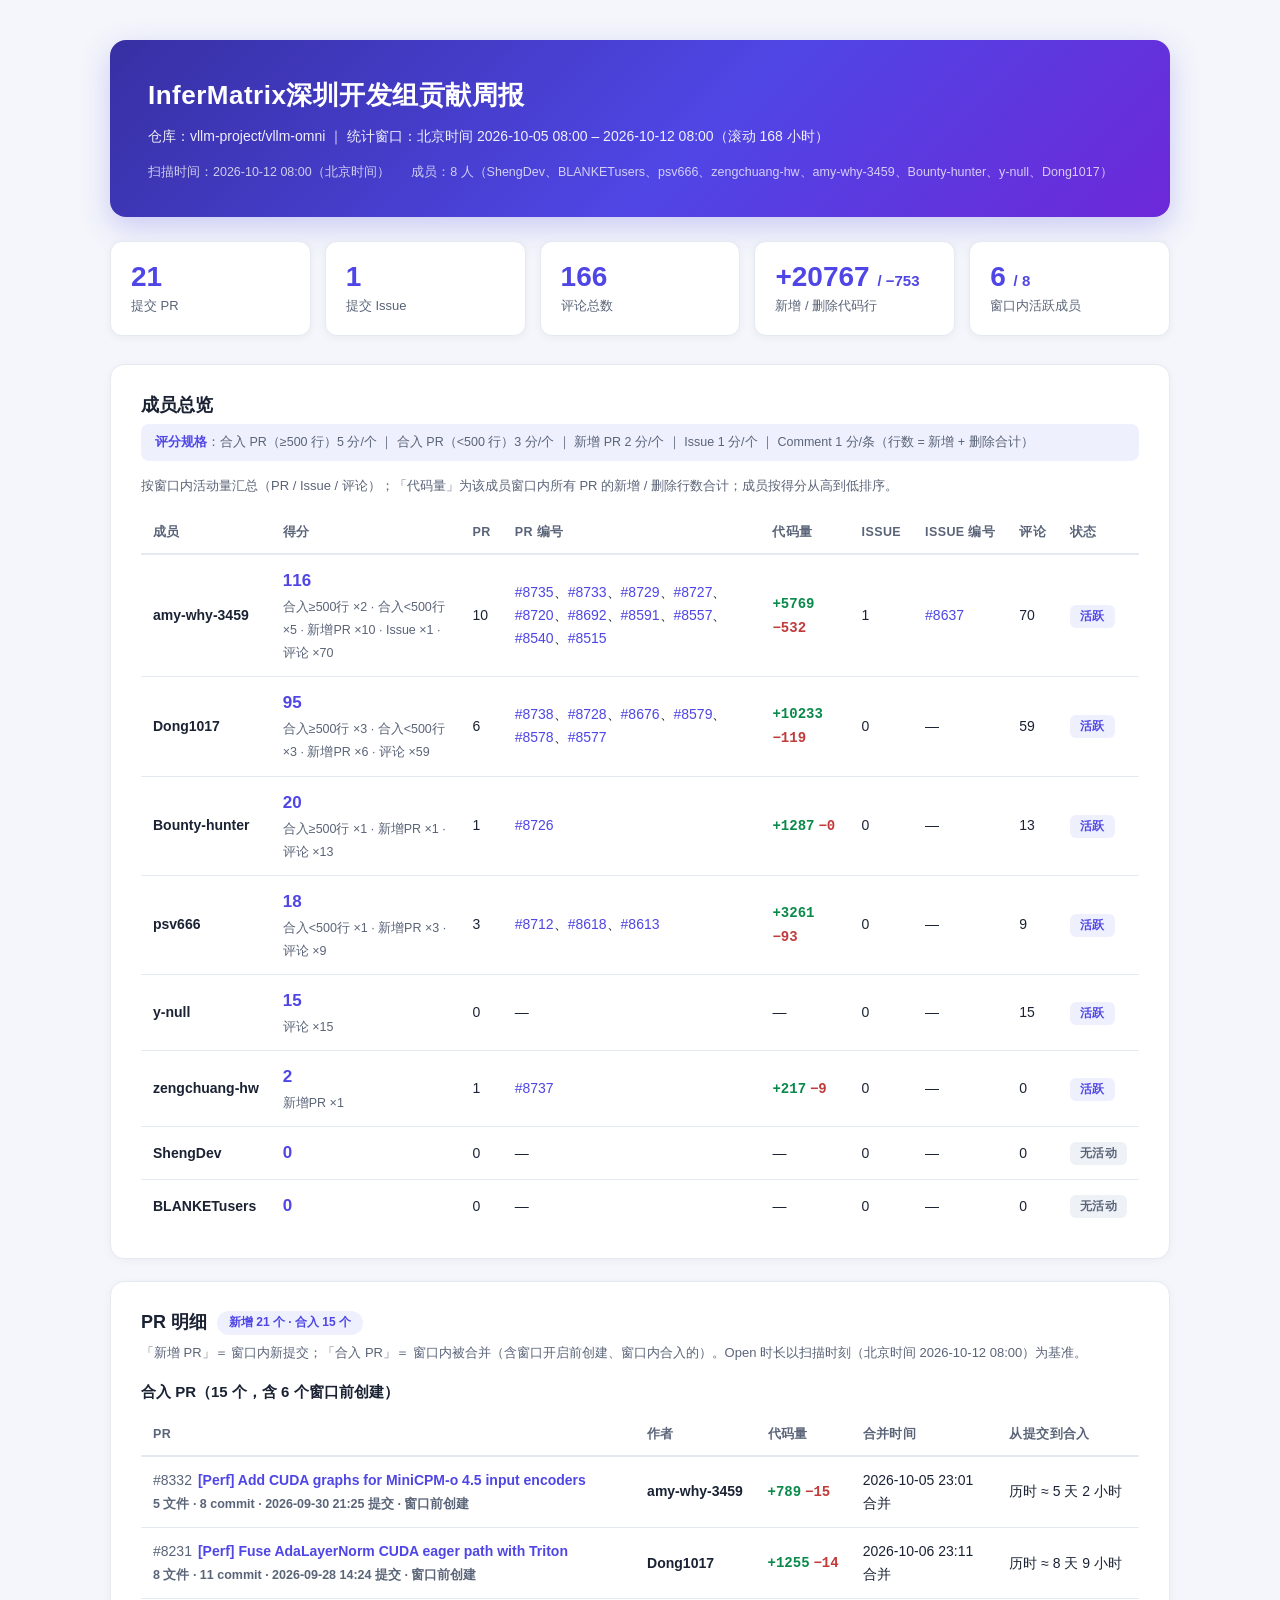
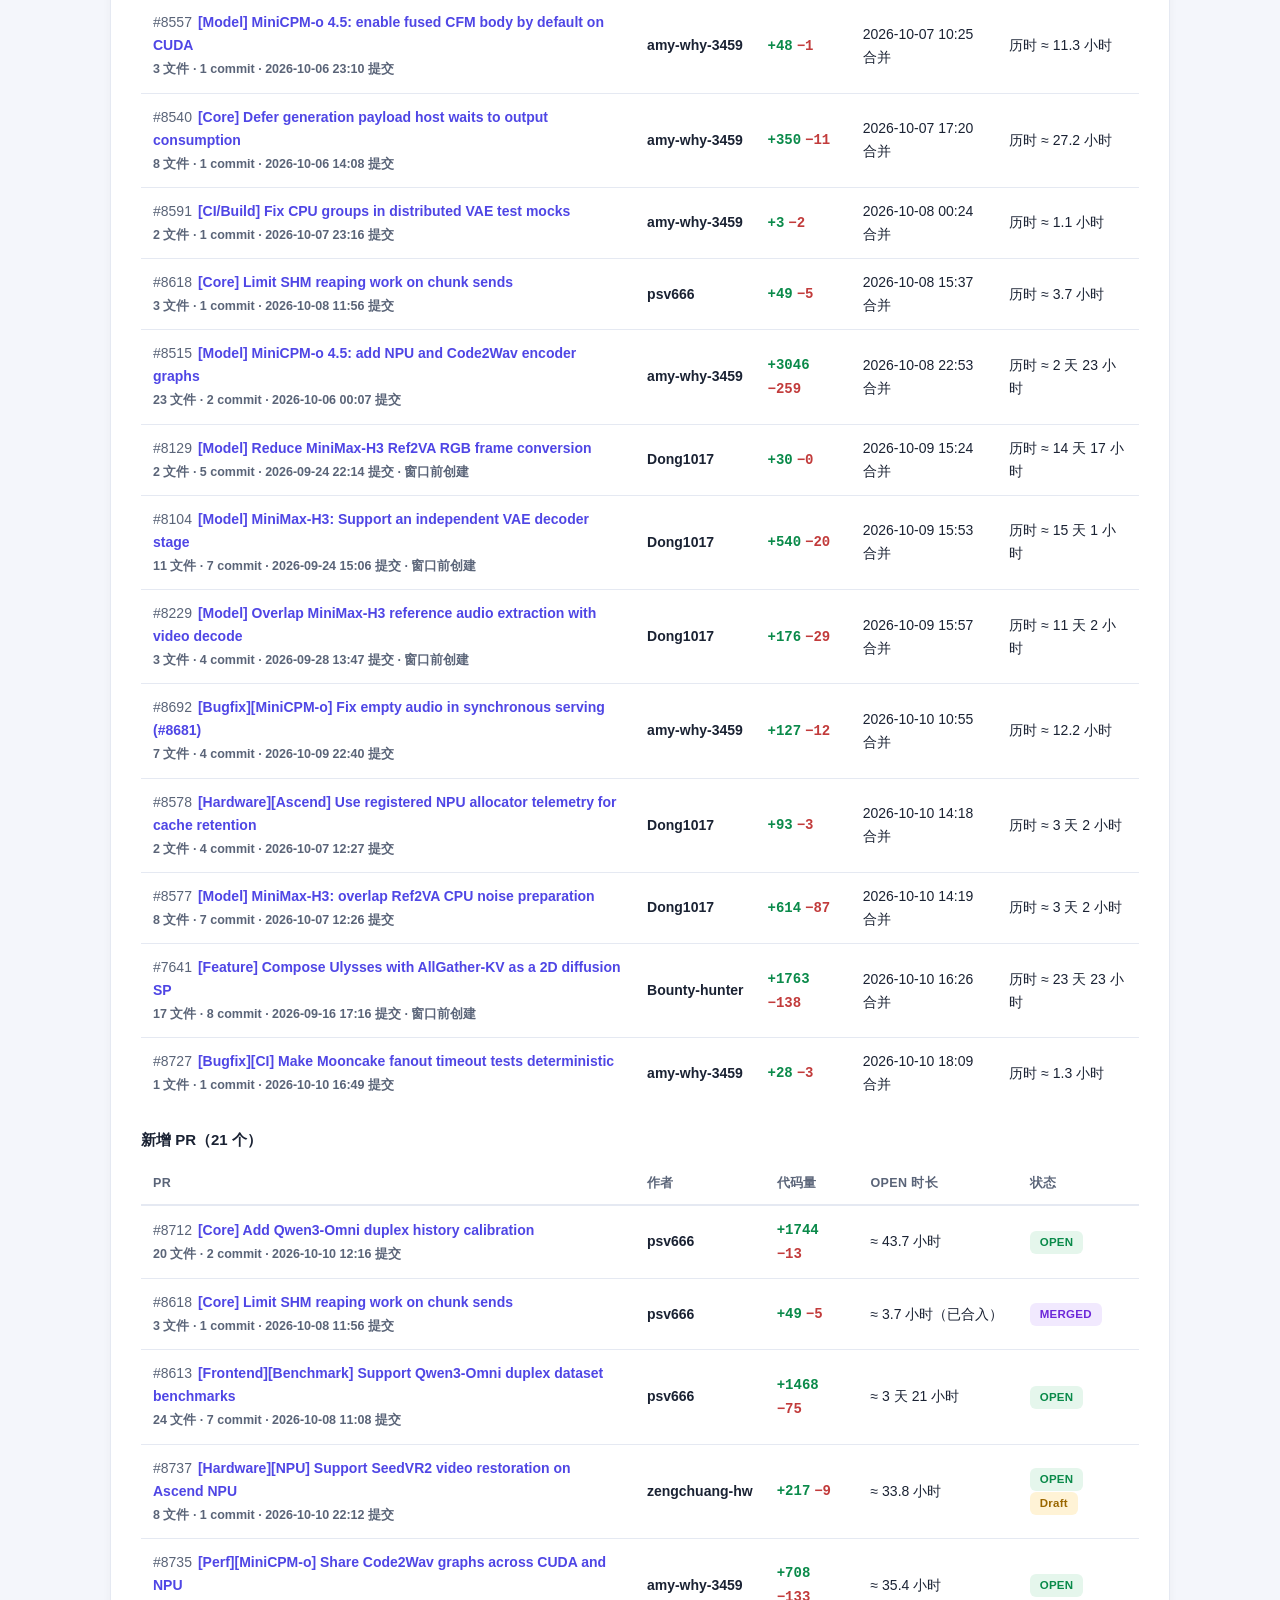
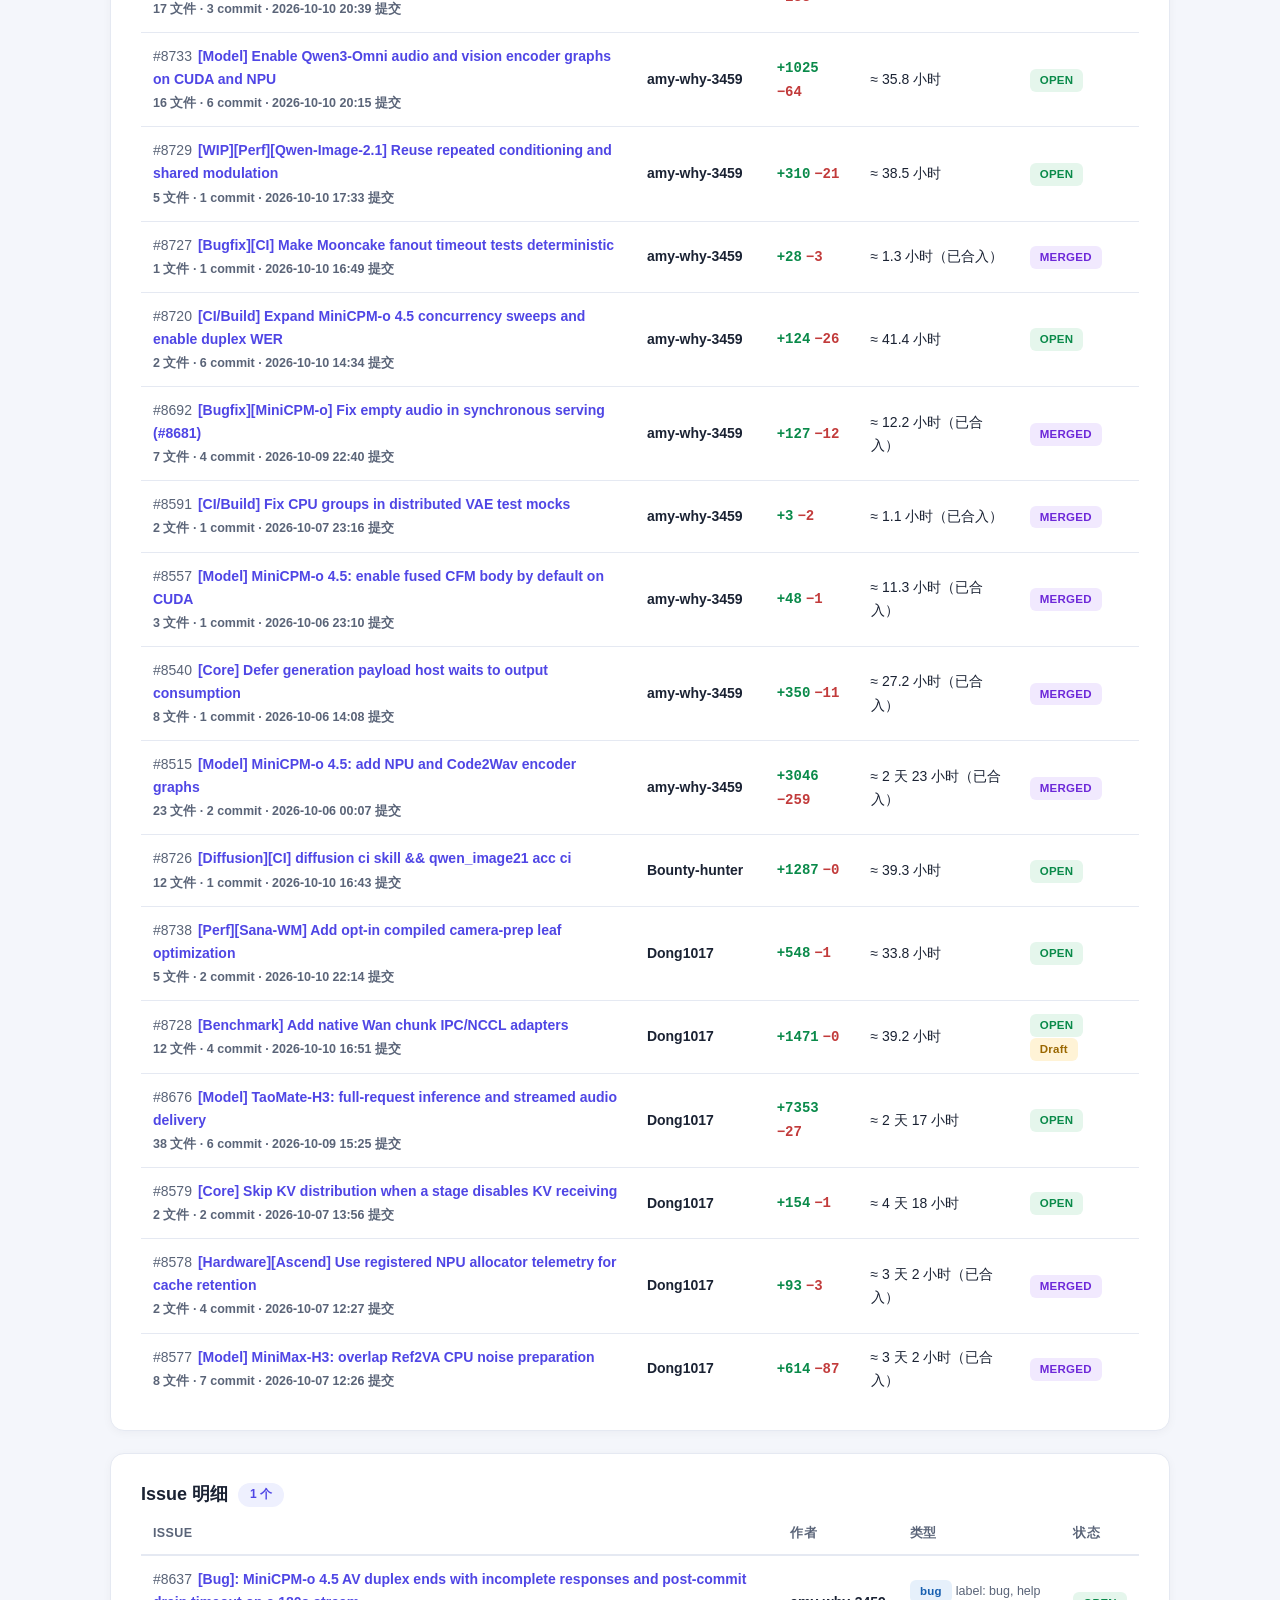
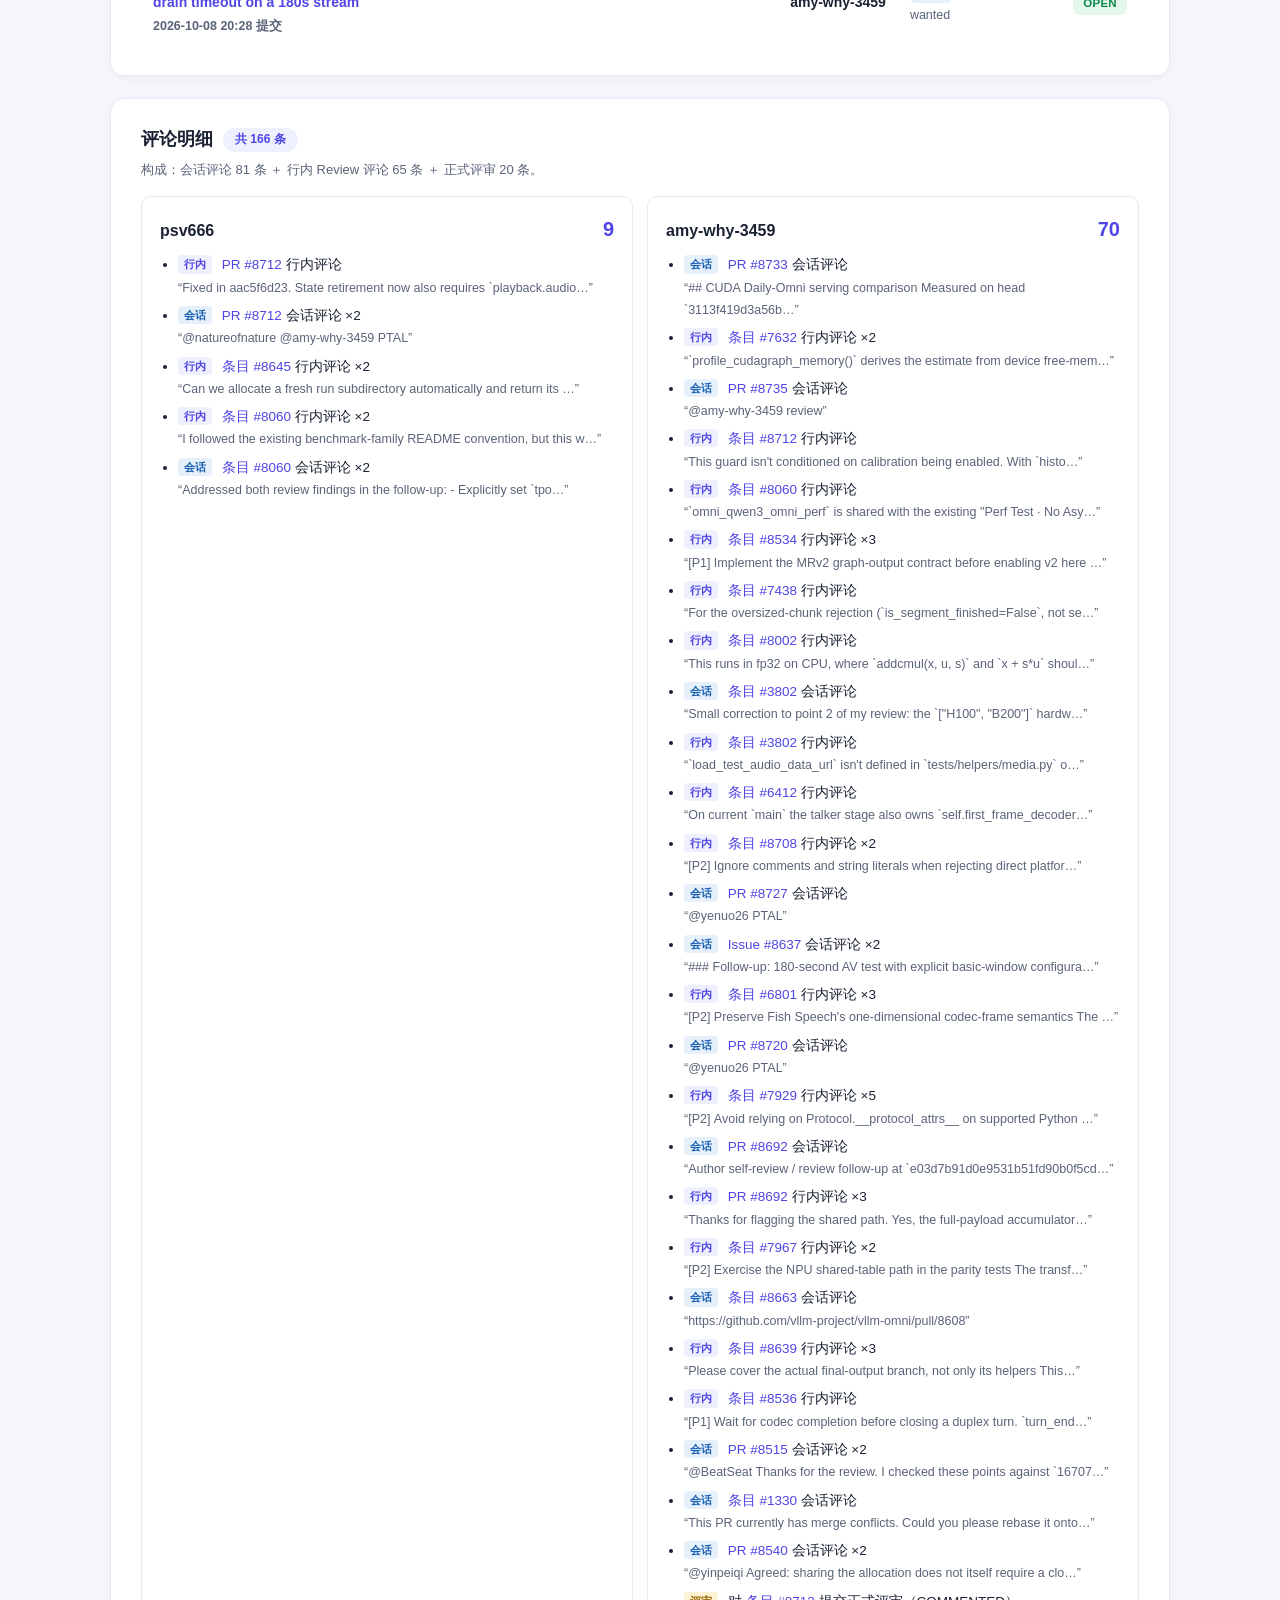
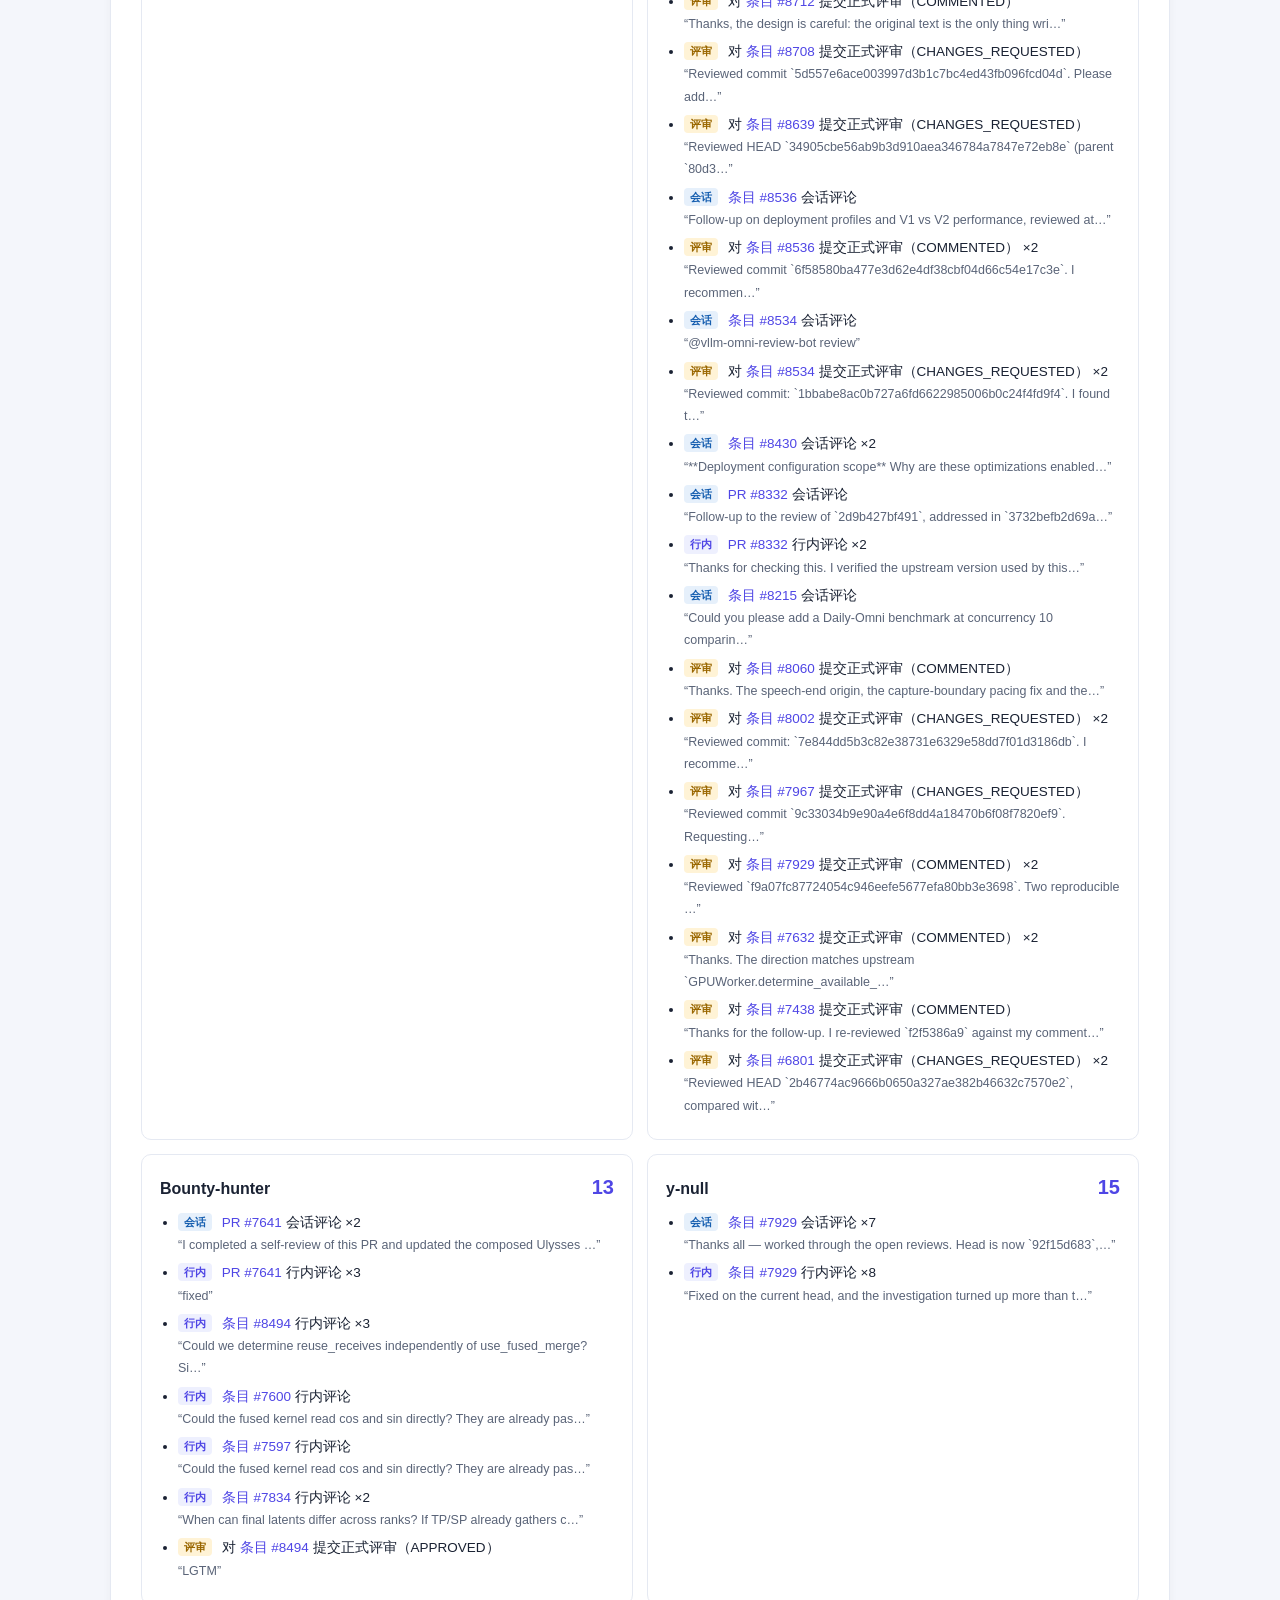
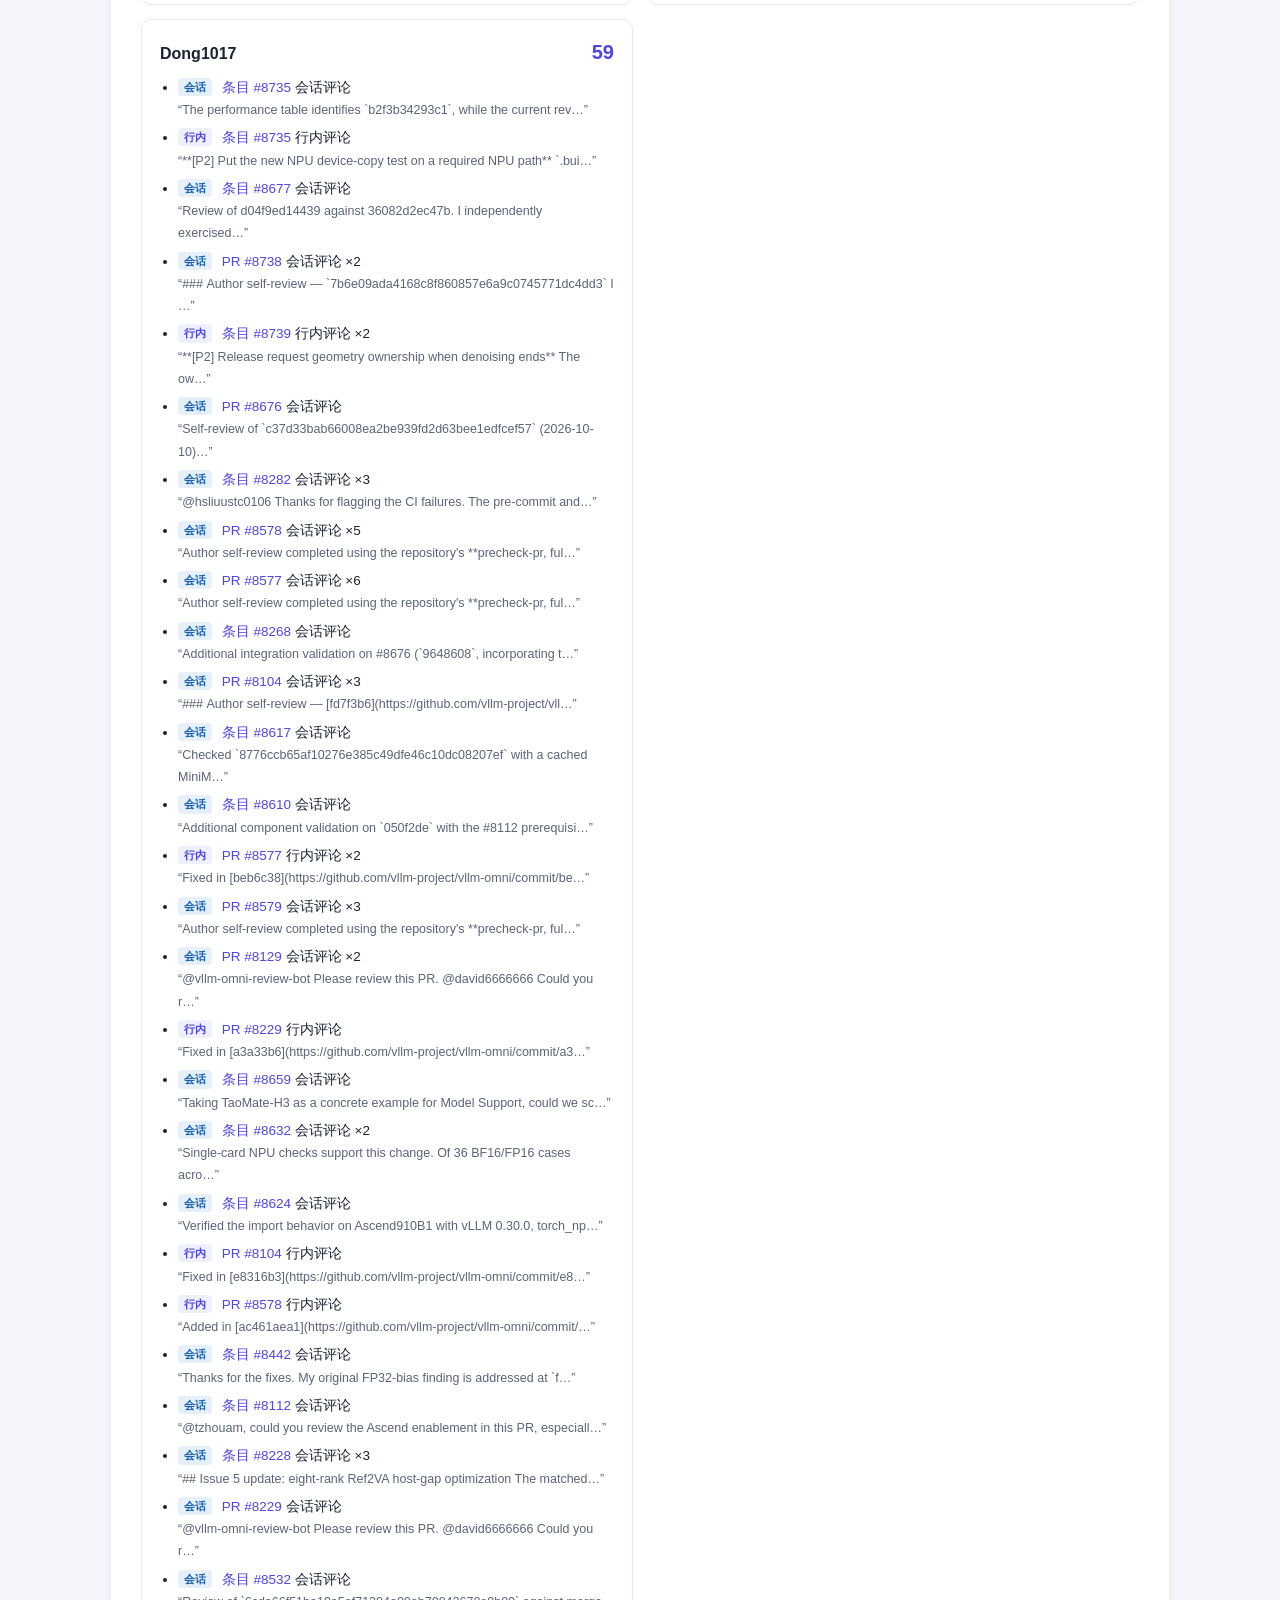
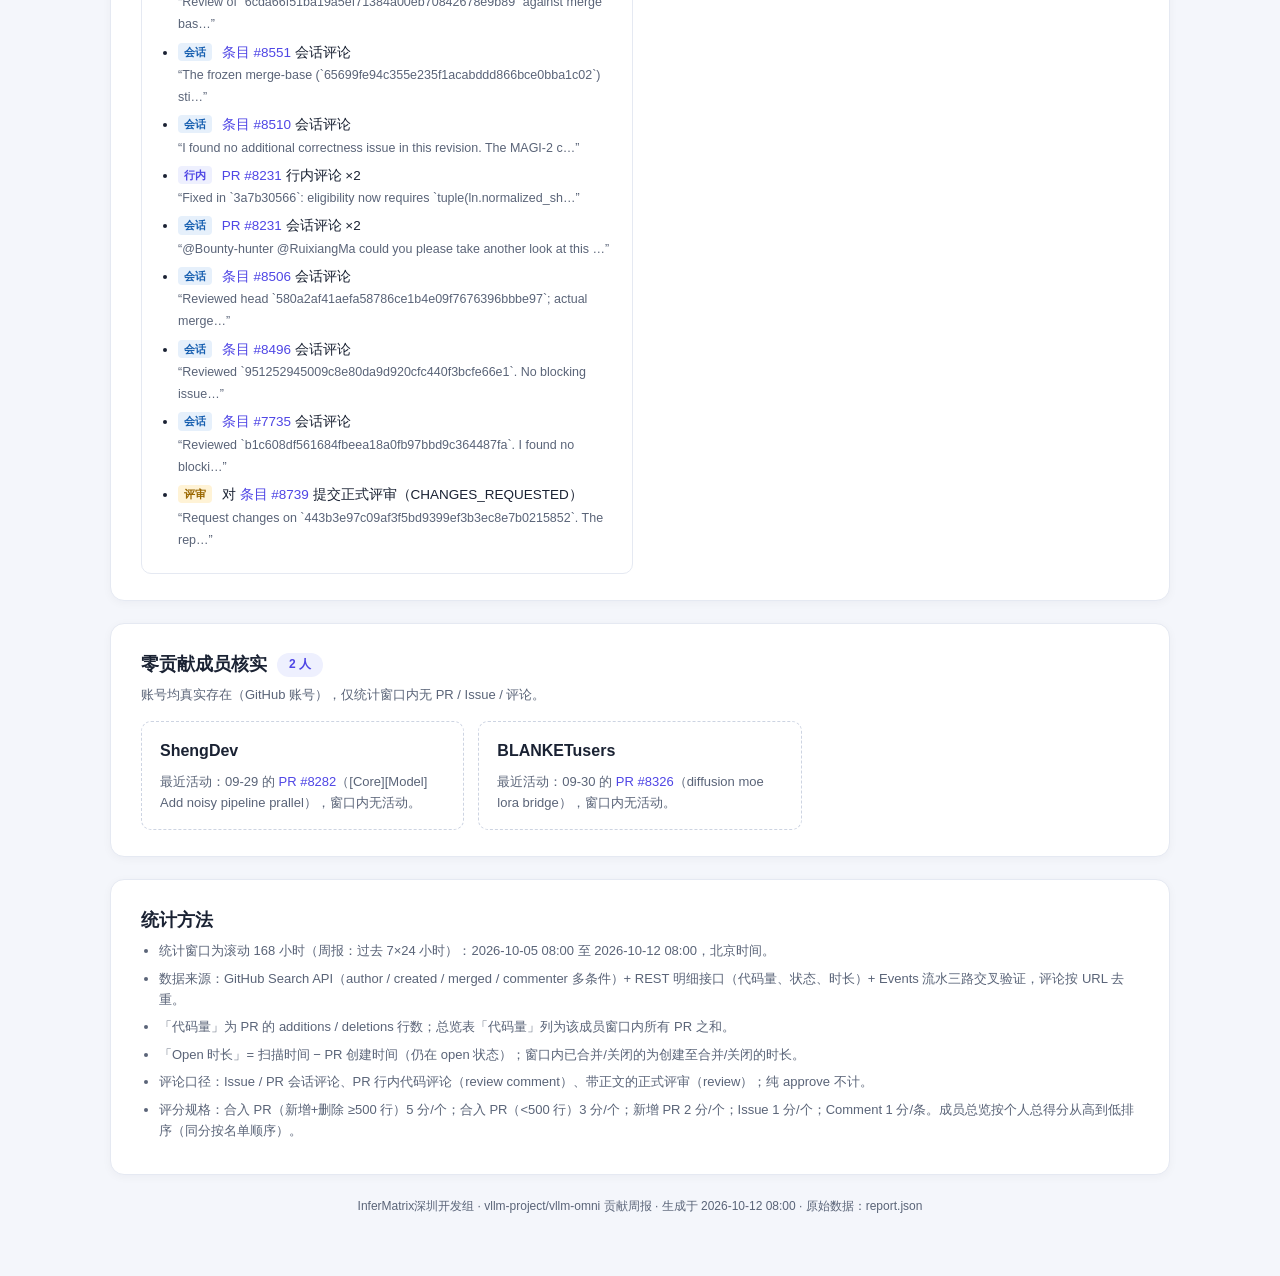
<file: reports/weekly-2026-10-12.html>
<!DOCTYPE html>
<html lang="zh-CN">
<head>
<meta charset="UTF-8">
<meta name="viewport" content="width=device-width, initial-scale=1.0">
<title>InferMatrix深圳开发组 · 贡献周报 · 2026-10-12</title>
<style>
  :root {
    --ink: #1a2233; --ink-soft: #5a6478; --line: #e5e9f2; --bg: #f4f6fb; --card: #ffffff;
    --accent: #4f46e5; --accent-soft: #eef0fe;
    --green: #0a8a4a; --green-bg: #e5f6ec; --red: #c23b3b; --red-bg: #fdecec;
    --amber: #9a6700; --amber-bg: #fff3d6; --blue: #175fb0; --blue-bg: #e6f0fb;
    --violet: #6d28d9; --violet-bg: #f1e9fe; --gray-bg: #eef1f6;
  }
  * { box-sizing: border-box; margin: 0; padding: 0; }
  body { font-family: -apple-system, "Segoe UI", Roboto, "PingFang SC", "Microsoft YaHei", "Noto Sans SC", sans-serif;
    background: var(--bg); color: var(--ink); line-height: 1.65; padding: 40px 20px 60px; }
  .page { max-width: 1060px; margin: 0 auto; }
  header.hero { background: linear-gradient(135deg, #3730a3 0%, #4f46e5 55%, #6d28d9 100%); color: #fff;
    border-radius: 16px; padding: 34px 38px; margin-bottom: 24px; box-shadow: 0 10px 30px rgba(79, 70, 229, .25); }
  header.hero h1 { font-size: 26px; font-weight: 700; letter-spacing: .5px; }
  header.hero .sub { margin-top: 8px; font-size: 14px; opacity: .92; }
  header.hero .meta { margin-top: 14px; font-size: 12.5px; opacity: .75; }
  header.hero .meta span { margin-right: 18px; }
  .stats { display: grid; grid-template-columns: repeat(5, 1fr); gap: 14px; margin-bottom: 28px; }
  .stat { background: var(--card); border-radius: 12px; padding: 18px 20px; border: 1px solid var(--line);
    box-shadow: 0 2px 8px rgba(26, 34, 51, .05); }
  .stat .num { font-size: 28px; font-weight: 800; color: var(--accent); line-height: 1.2; }
  .stat .lbl { font-size: 13px; color: var(--ink-soft); margin-top: 2px; }
  .stat .num small { font-size: 15px; font-weight: 600; }
  section { background: var(--card); border: 1px solid var(--line); border-radius: 14px; padding: 26px 30px;
    margin-bottom: 22px; box-shadow: 0 2px 10px rgba(26,34,51,.04); }
  h2 { font-size: 18px; font-weight: 700; margin-bottom: 4px; display: flex; align-items: center; gap: 10px; flex-wrap: wrap; }
  h2 .tag { font-size: 12px; font-weight: 600; color: var(--accent); background: var(--accent-soft); border-radius: 999px; padding: 2px 12px; }
  .h3 { font-size: 15px; font-weight: 700; margin: 20px 0 10px; }
  .h3:first-of-type { margin-top: 0; }
  .sec-desc { font-size: 13px; color: var(--ink-soft); margin-bottom: 16px; }
  table { width: 100%; border-collapse: collapse; font-size: 14px; }
  th { text-align: left; font-size: 12.5px; color: var(--ink-soft); font-weight: 600; text-transform: uppercase;
    letter-spacing: .4px; padding: 10px 12px; border-bottom: 2px solid var(--line); white-space: nowrap; }
  td { padding: 12px; border-bottom: 1px solid var(--line); vertical-align: middle; }
  tr:last-child td { border-bottom: none; }
  tr:hover td { background: #fafbfe; }
  a { color: var(--accent); text-decoration: none; }
  a:hover { text-decoration: underline; }
  .pr-title { font-weight: 600; }
  .pr-id { color: var(--ink-soft); font-weight: 500; margin-right: 6px; }
  .member { font-weight: 600; white-space: nowrap; }
  .codeadd { color: var(--green); font-weight: 700; font-family: Consolas, "Courier New", monospace; }
  .codedel { color: var(--red); font-weight: 700; font-family: Consolas, "Courier New", monospace; }
  .muted { color: var(--ink-soft); font-size: 12.5px; }
  .badge { display: inline-block; font-size: 11.5px; font-weight: 700; border-radius: 6px; padding: 2px 10px;
    letter-spacing: .3px; white-space: nowrap; }
  .b-open { color: var(--green); background: var(--green-bg); }
  .b-draft { color: var(--amber); background: var(--amber-bg); }
  .b-merged { color: var(--violet); background: var(--violet-bg); }
  .b-closed { color: var(--ink-soft); background: var(--gray-bg); }
  .b-perf { color: var(--blue); background: var(--blue-bg); }
  .b-idle { color: var(--ink-soft); background: var(--gray-bg); }
  .b-active { color: var(--accent); background: var(--accent-soft); }
  .cmt-grid { display: grid; grid-template-columns: 1fr 1fr; gap: 14px; }
  .cmt-card { border: 1px solid var(--line); border-radius: 10px; padding: 16px 18px; }
  .cmt-card .head { display: flex; justify-content: space-between; align-items: baseline; margin-bottom: 8px; }
  .cmt-card .who { font-weight: 700; }
  .cmt-card .count { font-size: 20px; font-weight: 800; color: var(--accent); }
  .cmt-card ul { margin-left: 18px; font-size: 13.5px; }
  .cmt-card li { margin-bottom: 6px; }
  .k { display: inline-block; font-size: 11px; font-weight: 700; border-radius: 4px; padding: 0 6px; margin-right: 6px; vertical-align: 1px; }
  .k1 { color: var(--blue); background: var(--blue-bg); }
  .k2 { color: var(--accent); background: var(--accent-soft); }
  .k3 { color: var(--amber); background: var(--amber-bg); }
  .rules { background: var(--accent-soft); border-radius: 8px; padding: 8px 14px; font-size: 12.5px; color: var(--ink-soft); margin-bottom: 14px; }
  .rules b { color: var(--accent); }
  .score { font-weight: 800; color: var(--accent); font-size: 17px; }
  .idle-grid { display: grid; grid-template-columns: repeat(3, 1fr); gap: 14px; }
  .idle-card { border: 1px dashed #cdd4e2; border-radius: 10px; padding: 16px 18px; }
  .idle-card .who { font-weight: 700; margin-bottom: 6px; }
  .idle-card p { font-size: 13px; color: var(--ink-soft); }
  .method { font-size: 13px; color: var(--ink-soft); }
  .method li { margin-bottom: 6px; margin-left: 18px; }
  footer { text-align: center; font-size: 12px; color: var(--ink-soft); margin-top: 10px; }
  @media (max-width: 860px) { .stats { grid-template-columns: repeat(2, 1fr); } .cmt-grid, .idle-grid { grid-template-columns: 1fr; } section { padding: 20px 18px; } .table-wrap { overflow-x: auto; } }
  @media print { body { background: #fff; padding: 0; } section, .stat, header.hero { box-shadow: none; } }
</style>
</head>
<body>
<div class="page">

  <header class="hero">
    <h1>InferMatrix深圳开发组贡献周报</h1>
    <div class="sub">仓库：vllm-project/vllm-omni ｜ 统计窗口：北京时间 2026-10-05 08:00 – 2026-10-12 08:00（滚动 168 小时）</div>
    <div class="meta">
      <span>扫描时间：2026-10-12 08:00（北京时间）</span>
      <span>成员：8 人（ShengDev、BLANKETusers、psv666、zengchuang-hw、amy-why-3459、Bounty-hunter、y-null、Dong1017）</span>
    </div>
  </header>

  <div class="stats">
    <div class="stat"><div class="num">21</div><div class="lbl">提交 PR</div></div>
    <div class="stat"><div class="num">1</div><div class="lbl">提交 Issue</div></div>
    <div class="stat"><div class="num">166</div><div class="lbl">评论总数</div></div>
    <div class="stat"><div class="num">+20767 <small>/ −753</small></div><div class="lbl">新增 / 删除代码行</div></div>
    <div class="stat"><div class="num">6 <small>/ 8</small></div><div class="lbl">窗口内活跃成员</div></div>
  </div>

  <section>
    <h2>成员总览</h2>
    <div class="rules"><b>评分规格</b>：合入 PR（≥500 行）5 分/个 ｜ 合入 PR（&lt;500 行）3 分/个 ｜ 新增 PR 2 分/个 ｜ Issue 1 分/个 ｜ Comment 1 分/条（行数 = 新增 + 删除合计）</div>
    <div class="sec-desc">按窗口内活动量汇总（PR / Issue / 评论）；「代码量」为该成员窗口内所有 PR 的新增 / 删除行数合计；成员按得分从高到低排序。</div>
    <div class="table-wrap">
    <table>
      <thead><tr><th>成员</th><th>得分</th><th>PR</th><th>PR 编号</th><th>代码量</th><th>Issue</th><th>Issue 编号</th><th>评论</th><th>状态</th></tr></thead>
      <tbody>
        <tr><td class="member">amy-why-3459</td><td><span class="score">116</span><br><span class="muted">合入≥500行 ×2 · 合入<500行 ×5 · 新增PR ×10 · Issue ×1 · 评论 ×70</span></td><td>10</td><td><a href="https://github.com/vllm-project/vllm-omni/pull/8735" target="_blank">#8735</a>、<a href="https://github.com/vllm-project/vllm-omni/pull/8733" target="_blank">#8733</a>、<a href="https://github.com/vllm-project/vllm-omni/pull/8729" target="_blank">#8729</a>、<a href="https://github.com/vllm-project/vllm-omni/pull/8727" target="_blank">#8727</a>、<a href="https://github.com/vllm-project/vllm-omni/pull/8720" target="_blank">#8720</a>、<a href="https://github.com/vllm-project/vllm-omni/pull/8692" target="_blank">#8692</a>、<a href="https://github.com/vllm-project/vllm-omni/pull/8591" target="_blank">#8591</a>、<a href="https://github.com/vllm-project/vllm-omni/pull/8557" target="_blank">#8557</a>、<a href="https://github.com/vllm-project/vllm-omni/pull/8540" target="_blank">#8540</a>、<a href="https://github.com/vllm-project/vllm-omni/pull/8515" target="_blank">#8515</a></td><td><span class="codeadd">+5769</span> <span class="codedel">−532</span></td><td>1</td><td><a href="https://github.com/vllm-project/vllm-omni/issues/8637" target="_blank">#8637</a></td><td>70</td><td><span class="badge b-active">活跃</span></td></tr>
        <tr><td class="member">Dong1017</td><td><span class="score">95</span><br><span class="muted">合入≥500行 ×3 · 合入<500行 ×3 · 新增PR ×6 · 评论 ×59</span></td><td>6</td><td><a href="https://github.com/vllm-project/vllm-omni/pull/8738" target="_blank">#8738</a>、<a href="https://github.com/vllm-project/vllm-omni/pull/8728" target="_blank">#8728</a>、<a href="https://github.com/vllm-project/vllm-omni/pull/8676" target="_blank">#8676</a>、<a href="https://github.com/vllm-project/vllm-omni/pull/8579" target="_blank">#8579</a>、<a href="https://github.com/vllm-project/vllm-omni/pull/8578" target="_blank">#8578</a>、<a href="https://github.com/vllm-project/vllm-omni/pull/8577" target="_blank">#8577</a></td><td><span class="codeadd">+10233</span> <span class="codedel">−119</span></td><td>0</td><td>—</td><td>59</td><td><span class="badge b-active">活跃</span></td></tr>
        <tr><td class="member">Bounty-hunter</td><td><span class="score">20</span><br><span class="muted">合入≥500行 ×1 · 新增PR ×1 · 评论 ×13</span></td><td>1</td><td><a href="https://github.com/vllm-project/vllm-omni/pull/8726" target="_blank">#8726</a></td><td><span class="codeadd">+1287</span> <span class="codedel">−0</span></td><td>0</td><td>—</td><td>13</td><td><span class="badge b-active">活跃</span></td></tr>
        <tr><td class="member">psv666</td><td><span class="score">18</span><br><span class="muted">合入<500行 ×1 · 新增PR ×3 · 评论 ×9</span></td><td>3</td><td><a href="https://github.com/vllm-project/vllm-omni/pull/8712" target="_blank">#8712</a>、<a href="https://github.com/vllm-project/vllm-omni/pull/8618" target="_blank">#8618</a>、<a href="https://github.com/vllm-project/vllm-omni/pull/8613" target="_blank">#8613</a></td><td><span class="codeadd">+3261</span> <span class="codedel">−93</span></td><td>0</td><td>—</td><td>9</td><td><span class="badge b-active">活跃</span></td></tr>
        <tr><td class="member">y-null</td><td><span class="score">15</span><br><span class="muted">评论 ×15</span></td><td>0</td><td>—</td><td>—</td><td>0</td><td>—</td><td>15</td><td><span class="badge b-active">活跃</span></td></tr>
        <tr><td class="member">zengchuang-hw</td><td><span class="score">2</span><br><span class="muted">新增PR ×1</span></td><td>1</td><td><a href="https://github.com/vllm-project/vllm-omni/pull/8737" target="_blank">#8737</a></td><td><span class="codeadd">+217</span> <span class="codedel">−9</span></td><td>0</td><td>—</td><td>0</td><td><span class="badge b-active">活跃</span></td></tr>
        <tr><td class="member">ShengDev</td><td><span class="score">0</span></td><td>0</td><td>—</td><td>—</td><td>0</td><td>—</td><td>0</td><td><span class="badge b-idle">无活动</span></td></tr>
        <tr><td class="member">BLANKETusers</td><td><span class="score">0</span></td><td>0</td><td>—</td><td>—</td><td>0</td><td>—</td><td>0</td><td><span class="badge b-idle">无活动</span></td></tr>
      </tbody>
    </table>
    </div>
  </section>

  <section>
    <h2>PR 明细 <span class="tag">新增 21 个 · 合入 15 个</span></h2>
    <div class="sec-desc">「新增 PR」＝ 窗口内新提交；「合入 PR」＝ 窗口内被合并（含窗口开启前创建、窗口内合入的）。Open 时长以扫描时刻（北京时间 2026-10-12 08:00）为基准。</div>
    <h3 class="h3">合入 PR（15 个，含 6 个窗口前创建）</h3>
    <div class="table-wrap"><table>
      <thead><tr><th>PR</th><th>作者</th><th>代码量</th><th>合并时间</th><th>从提交到合入</th></tr></thead>
      <tbody><tr>
          <td class="pr-title"><span class="pr-id">#8332</span><a href="https://github.com/vllm-project/vllm-omni/pull/8332" target="_blank">[Perf] Add CUDA graphs for MiniCPM-o 4.5 input encoders</a><br><span class="muted">5 文件 · 8 commit · 2026-09-30 21:25 提交 · 窗口前创建</span></td>
          <td class="member">amy-why-3459</td>
          <td><span class="codeadd">+789</span> <span class="codedel">−15</span></td>
          <td>2026-10-05 23:01 合并</td>
          <td>历时 ≈ 5 天 2 小时</td>
        </tr>
        <tr>
          <td class="pr-title"><span class="pr-id">#8231</span><a href="https://github.com/vllm-project/vllm-omni/pull/8231" target="_blank">[Perf] Fuse AdaLayerNorm CUDA eager path with Triton</a><br><span class="muted">8 文件 · 11 commit · 2026-09-28 14:24 提交 · 窗口前创建</span></td>
          <td class="member">Dong1017</td>
          <td><span class="codeadd">+1255</span> <span class="codedel">−14</span></td>
          <td>2026-10-06 23:11 合并</td>
          <td>历时 ≈ 8 天 9 小时</td>
        </tr>
        <tr>
          <td class="pr-title"><span class="pr-id">#8557</span><a href="https://github.com/vllm-project/vllm-omni/pull/8557" target="_blank">[Model] MiniCPM-o 4.5: enable fused CFM body by default on CUDA</a><br><span class="muted">3 文件 · 1 commit · 2026-10-06 23:10 提交</span></td>
          <td class="member">amy-why-3459</td>
          <td><span class="codeadd">+48</span> <span class="codedel">−1</span></td>
          <td>2026-10-07 10:25 合并</td>
          <td>历时 ≈ 11.3 小时</td>
        </tr>
        <tr>
          <td class="pr-title"><span class="pr-id">#8540</span><a href="https://github.com/vllm-project/vllm-omni/pull/8540" target="_blank">[Core] Defer generation payload host waits to output consumption</a><br><span class="muted">8 文件 · 1 commit · 2026-10-06 14:08 提交</span></td>
          <td class="member">amy-why-3459</td>
          <td><span class="codeadd">+350</span> <span class="codedel">−11</span></td>
          <td>2026-10-07 17:20 合并</td>
          <td>历时 ≈ 27.2 小时</td>
        </tr>
        <tr>
          <td class="pr-title"><span class="pr-id">#8591</span><a href="https://github.com/vllm-project/vllm-omni/pull/8591" target="_blank">[CI/Build] Fix CPU groups in distributed VAE test mocks</a><br><span class="muted">2 文件 · 1 commit · 2026-10-07 23:16 提交</span></td>
          <td class="member">amy-why-3459</td>
          <td><span class="codeadd">+3</span> <span class="codedel">−2</span></td>
          <td>2026-10-08 00:24 合并</td>
          <td>历时 ≈ 1.1 小时</td>
        </tr>
        <tr>
          <td class="pr-title"><span class="pr-id">#8618</span><a href="https://github.com/vllm-project/vllm-omni/pull/8618" target="_blank">[Core] Limit SHM reaping work on chunk sends</a><br><span class="muted">3 文件 · 1 commit · 2026-10-08 11:56 提交</span></td>
          <td class="member">psv666</td>
          <td><span class="codeadd">+49</span> <span class="codedel">−5</span></td>
          <td>2026-10-08 15:37 合并</td>
          <td>历时 ≈ 3.7 小时</td>
        </tr>
        <tr>
          <td class="pr-title"><span class="pr-id">#8515</span><a href="https://github.com/vllm-project/vllm-omni/pull/8515" target="_blank">[Model] MiniCPM-o 4.5: add NPU and Code2Wav encoder graphs</a><br><span class="muted">23 文件 · 2 commit · 2026-10-06 00:07 提交</span></td>
          <td class="member">amy-why-3459</td>
          <td><span class="codeadd">+3046</span> <span class="codedel">−259</span></td>
          <td>2026-10-08 22:53 合并</td>
          <td>历时 ≈ 2 天 23 小时</td>
        </tr>
        <tr>
          <td class="pr-title"><span class="pr-id">#8129</span><a href="https://github.com/vllm-project/vllm-omni/pull/8129" target="_blank">[Model] Reduce MiniMax-H3 Ref2VA RGB frame conversion</a><br><span class="muted">2 文件 · 5 commit · 2026-09-24 22:14 提交 · 窗口前创建</span></td>
          <td class="member">Dong1017</td>
          <td><span class="codeadd">+30</span> <span class="codedel">−0</span></td>
          <td>2026-10-09 15:24 合并</td>
          <td>历时 ≈ 14 天 17 小时</td>
        </tr>
        <tr>
          <td class="pr-title"><span class="pr-id">#8104</span><a href="https://github.com/vllm-project/vllm-omni/pull/8104" target="_blank">[Model] MiniMax-H3: Support an independent VAE decoder stage</a><br><span class="muted">11 文件 · 7 commit · 2026-09-24 15:06 提交 · 窗口前创建</span></td>
          <td class="member">Dong1017</td>
          <td><span class="codeadd">+540</span> <span class="codedel">−20</span></td>
          <td>2026-10-09 15:53 合并</td>
          <td>历时 ≈ 15 天 1 小时</td>
        </tr>
        <tr>
          <td class="pr-title"><span class="pr-id">#8229</span><a href="https://github.com/vllm-project/vllm-omni/pull/8229" target="_blank">[Model] Overlap MiniMax-H3 reference audio extraction with video decode</a><br><span class="muted">3 文件 · 4 commit · 2026-09-28 13:47 提交 · 窗口前创建</span></td>
          <td class="member">Dong1017</td>
          <td><span class="codeadd">+176</span> <span class="codedel">−29</span></td>
          <td>2026-10-09 15:57 合并</td>
          <td>历时 ≈ 11 天 2 小时</td>
        </tr>
        <tr>
          <td class="pr-title"><span class="pr-id">#8692</span><a href="https://github.com/vllm-project/vllm-omni/pull/8692" target="_blank">[Bugfix][MiniCPM-o] Fix empty audio in synchronous serving (#8681)</a><br><span class="muted">7 文件 · 4 commit · 2026-10-09 22:40 提交</span></td>
          <td class="member">amy-why-3459</td>
          <td><span class="codeadd">+127</span> <span class="codedel">−12</span></td>
          <td>2026-10-10 10:55 合并</td>
          <td>历时 ≈ 12.2 小时</td>
        </tr>
        <tr>
          <td class="pr-title"><span class="pr-id">#8578</span><a href="https://github.com/vllm-project/vllm-omni/pull/8578" target="_blank">[Hardware][Ascend] Use registered NPU allocator telemetry for cache retention</a><br><span class="muted">2 文件 · 4 commit · 2026-10-07 12:27 提交</span></td>
          <td class="member">Dong1017</td>
          <td><span class="codeadd">+93</span> <span class="codedel">−3</span></td>
          <td>2026-10-10 14:18 合并</td>
          <td>历时 ≈ 3 天 2 小时</td>
        </tr>
        <tr>
          <td class="pr-title"><span class="pr-id">#8577</span><a href="https://github.com/vllm-project/vllm-omni/pull/8577" target="_blank">[Model] MiniMax-H3: overlap Ref2VA CPU noise preparation</a><br><span class="muted">8 文件 · 7 commit · 2026-10-07 12:26 提交</span></td>
          <td class="member">Dong1017</td>
          <td><span class="codeadd">+614</span> <span class="codedel">−87</span></td>
          <td>2026-10-10 14:19 合并</td>
          <td>历时 ≈ 3 天 2 小时</td>
        </tr>
        <tr>
          <td class="pr-title"><span class="pr-id">#7641</span><a href="https://github.com/vllm-project/vllm-omni/pull/7641" target="_blank">[Feature] Compose Ulysses with AllGather-KV as a 2D diffusion SP</a><br><span class="muted">17 文件 · 8 commit · 2026-09-16 17:16 提交 · 窗口前创建</span></td>
          <td class="member">Bounty-hunter</td>
          <td><span class="codeadd">+1763</span> <span class="codedel">−138</span></td>
          <td>2026-10-10 16:26 合并</td>
          <td>历时 ≈ 23 天 23 小时</td>
        </tr>
        <tr>
          <td class="pr-title"><span class="pr-id">#8727</span><a href="https://github.com/vllm-project/vllm-omni/pull/8727" target="_blank">[Bugfix][CI] Make Mooncake fanout timeout tests deterministic</a><br><span class="muted">1 文件 · 1 commit · 2026-10-10 16:49 提交</span></td>
          <td class="member">amy-why-3459</td>
          <td><span class="codeadd">+28</span> <span class="codedel">−3</span></td>
          <td>2026-10-10 18:09 合并</td>
          <td>历时 ≈ 1.3 小时</td>
        </tr></tbody>
    </table></div>
<h3 class="h3">新增 PR（21 个）</h3>
    <div class="table-wrap"><table>
      <thead><tr><th>PR</th><th>作者</th><th>代码量</th><th>Open 时长</th><th>状态</th></tr></thead>
      <tbody><tr>
          <td class="pr-title"><span class="pr-id">#8712</span><a href="https://github.com/vllm-project/vllm-omni/pull/8712" target="_blank">[Core] Add Qwen3-Omni duplex history calibration</a><br><span class="muted">20 文件 · 2 commit · 2026-10-10 12:16 提交</span></td>
          <td class="member">psv666</td>
          <td><span class="codeadd">+1744</span> <span class="codedel">−13</span></td>
          <td>≈ 43.7 小时</td>
          <td><span class="badge b-open">OPEN</span></td>
        </tr>
        <tr>
          <td class="pr-title"><span class="pr-id">#8618</span><a href="https://github.com/vllm-project/vllm-omni/pull/8618" target="_blank">[Core] Limit SHM reaping work on chunk sends</a><br><span class="muted">3 文件 · 1 commit · 2026-10-08 11:56 提交</span></td>
          <td class="member">psv666</td>
          <td><span class="codeadd">+49</span> <span class="codedel">−5</span></td>
          <td>≈ 3.7 小时（已合入）</td>
          <td><span class="badge b-merged">MERGED</span></td>
        </tr>
        <tr>
          <td class="pr-title"><span class="pr-id">#8613</span><a href="https://github.com/vllm-project/vllm-omni/pull/8613" target="_blank">[Frontend][Benchmark] Support Qwen3-Omni duplex dataset benchmarks</a><br><span class="muted">24 文件 · 7 commit · 2026-10-08 11:08 提交</span></td>
          <td class="member">psv666</td>
          <td><span class="codeadd">+1468</span> <span class="codedel">−75</span></td>
          <td>≈ 3 天 21 小时</td>
          <td><span class="badge b-open">OPEN</span></td>
        </tr>
        <tr>
          <td class="pr-title"><span class="pr-id">#8737</span><a href="https://github.com/vllm-project/vllm-omni/pull/8737" target="_blank">[Hardware][NPU] Support SeedVR2 video restoration on Ascend NPU</a><br><span class="muted">8 文件 · 1 commit · 2026-10-10 22:12 提交</span></td>
          <td class="member">zengchuang-hw</td>
          <td><span class="codeadd">+217</span> <span class="codedel">−9</span></td>
          <td>≈ 33.8 小时</td>
          <td><span class="badge b-open">OPEN</span> <span class="badge b-draft">Draft</span></td>
        </tr>
        <tr>
          <td class="pr-title"><span class="pr-id">#8735</span><a href="https://github.com/vllm-project/vllm-omni/pull/8735" target="_blank">[Perf][MiniCPM-o] Share Code2Wav graphs across CUDA and NPU</a><br><span class="muted">17 文件 · 3 commit · 2026-10-10 20:39 提交</span></td>
          <td class="member">amy-why-3459</td>
          <td><span class="codeadd">+708</span> <span class="codedel">−133</span></td>
          <td>≈ 35.4 小时</td>
          <td><span class="badge b-open">OPEN</span></td>
        </tr>
        <tr>
          <td class="pr-title"><span class="pr-id">#8733</span><a href="https://github.com/vllm-project/vllm-omni/pull/8733" target="_blank">[Model] Enable Qwen3-Omni audio and vision encoder graphs on CUDA and NPU</a><br><span class="muted">16 文件 · 6 commit · 2026-10-10 20:15 提交</span></td>
          <td class="member">amy-why-3459</td>
          <td><span class="codeadd">+1025</span> <span class="codedel">−64</span></td>
          <td>≈ 35.8 小时</td>
          <td><span class="badge b-open">OPEN</span></td>
        </tr>
        <tr>
          <td class="pr-title"><span class="pr-id">#8729</span><a href="https://github.com/vllm-project/vllm-omni/pull/8729" target="_blank">[WIP][Perf][Qwen-Image-2.1] Reuse repeated conditioning and shared modulation</a><br><span class="muted">5 文件 · 1 commit · 2026-10-10 17:33 提交</span></td>
          <td class="member">amy-why-3459</td>
          <td><span class="codeadd">+310</span> <span class="codedel">−21</span></td>
          <td>≈ 38.5 小时</td>
          <td><span class="badge b-open">OPEN</span></td>
        </tr>
        <tr>
          <td class="pr-title"><span class="pr-id">#8727</span><a href="https://github.com/vllm-project/vllm-omni/pull/8727" target="_blank">[Bugfix][CI] Make Mooncake fanout timeout tests deterministic</a><br><span class="muted">1 文件 · 1 commit · 2026-10-10 16:49 提交</span></td>
          <td class="member">amy-why-3459</td>
          <td><span class="codeadd">+28</span> <span class="codedel">−3</span></td>
          <td>≈ 1.3 小时（已合入）</td>
          <td><span class="badge b-merged">MERGED</span></td>
        </tr>
        <tr>
          <td class="pr-title"><span class="pr-id">#8720</span><a href="https://github.com/vllm-project/vllm-omni/pull/8720" target="_blank">[CI/Build] Expand MiniCPM-o 4.5 concurrency sweeps and enable duplex WER</a><br><span class="muted">2 文件 · 6 commit · 2026-10-10 14:34 提交</span></td>
          <td class="member">amy-why-3459</td>
          <td><span class="codeadd">+124</span> <span class="codedel">−26</span></td>
          <td>≈ 41.4 小时</td>
          <td><span class="badge b-open">OPEN</span></td>
        </tr>
        <tr>
          <td class="pr-title"><span class="pr-id">#8692</span><a href="https://github.com/vllm-project/vllm-omni/pull/8692" target="_blank">[Bugfix][MiniCPM-o] Fix empty audio in synchronous serving (#8681)</a><br><span class="muted">7 文件 · 4 commit · 2026-10-09 22:40 提交</span></td>
          <td class="member">amy-why-3459</td>
          <td><span class="codeadd">+127</span> <span class="codedel">−12</span></td>
          <td>≈ 12.2 小时（已合入）</td>
          <td><span class="badge b-merged">MERGED</span></td>
        </tr>
        <tr>
          <td class="pr-title"><span class="pr-id">#8591</span><a href="https://github.com/vllm-project/vllm-omni/pull/8591" target="_blank">[CI/Build] Fix CPU groups in distributed VAE test mocks</a><br><span class="muted">2 文件 · 1 commit · 2026-10-07 23:16 提交</span></td>
          <td class="member">amy-why-3459</td>
          <td><span class="codeadd">+3</span> <span class="codedel">−2</span></td>
          <td>≈ 1.1 小时（已合入）</td>
          <td><span class="badge b-merged">MERGED</span></td>
        </tr>
        <tr>
          <td class="pr-title"><span class="pr-id">#8557</span><a href="https://github.com/vllm-project/vllm-omni/pull/8557" target="_blank">[Model] MiniCPM-o 4.5: enable fused CFM body by default on CUDA</a><br><span class="muted">3 文件 · 1 commit · 2026-10-06 23:10 提交</span></td>
          <td class="member">amy-why-3459</td>
          <td><span class="codeadd">+48</span> <span class="codedel">−1</span></td>
          <td>≈ 11.3 小时（已合入）</td>
          <td><span class="badge b-merged">MERGED</span></td>
        </tr>
        <tr>
          <td class="pr-title"><span class="pr-id">#8540</span><a href="https://github.com/vllm-project/vllm-omni/pull/8540" target="_blank">[Core] Defer generation payload host waits to output consumption</a><br><span class="muted">8 文件 · 1 commit · 2026-10-06 14:08 提交</span></td>
          <td class="member">amy-why-3459</td>
          <td><span class="codeadd">+350</span> <span class="codedel">−11</span></td>
          <td>≈ 27.2 小时（已合入）</td>
          <td><span class="badge b-merged">MERGED</span></td>
        </tr>
        <tr>
          <td class="pr-title"><span class="pr-id">#8515</span><a href="https://github.com/vllm-project/vllm-omni/pull/8515" target="_blank">[Model] MiniCPM-o 4.5: add NPU and Code2Wav encoder graphs</a><br><span class="muted">23 文件 · 2 commit · 2026-10-06 00:07 提交</span></td>
          <td class="member">amy-why-3459</td>
          <td><span class="codeadd">+3046</span> <span class="codedel">−259</span></td>
          <td>≈ 2 天 23 小时（已合入）</td>
          <td><span class="badge b-merged">MERGED</span></td>
        </tr>
        <tr>
          <td class="pr-title"><span class="pr-id">#8726</span><a href="https://github.com/vllm-project/vllm-omni/pull/8726" target="_blank">[Diffusion][CI] diffusion ci skill &amp;&amp; qwen_image21 acc ci</a><br><span class="muted">12 文件 · 1 commit · 2026-10-10 16:43 提交</span></td>
          <td class="member">Bounty-hunter</td>
          <td><span class="codeadd">+1287</span> <span class="codedel">−0</span></td>
          <td>≈ 39.3 小时</td>
          <td><span class="badge b-open">OPEN</span></td>
        </tr>
        <tr>
          <td class="pr-title"><span class="pr-id">#8738</span><a href="https://github.com/vllm-project/vllm-omni/pull/8738" target="_blank">[Perf][Sana-WM] Add opt-in compiled camera-prep leaf optimization</a><br><span class="muted">5 文件 · 2 commit · 2026-10-10 22:14 提交</span></td>
          <td class="member">Dong1017</td>
          <td><span class="codeadd">+548</span> <span class="codedel">−1</span></td>
          <td>≈ 33.8 小时</td>
          <td><span class="badge b-open">OPEN</span></td>
        </tr>
        <tr>
          <td class="pr-title"><span class="pr-id">#8728</span><a href="https://github.com/vllm-project/vllm-omni/pull/8728" target="_blank">[Benchmark] Add native Wan chunk IPC/NCCL adapters</a><br><span class="muted">12 文件 · 4 commit · 2026-10-10 16:51 提交</span></td>
          <td class="member">Dong1017</td>
          <td><span class="codeadd">+1471</span> <span class="codedel">−0</span></td>
          <td>≈ 39.2 小时</td>
          <td><span class="badge b-open">OPEN</span> <span class="badge b-draft">Draft</span></td>
        </tr>
        <tr>
          <td class="pr-title"><span class="pr-id">#8676</span><a href="https://github.com/vllm-project/vllm-omni/pull/8676" target="_blank">[Model] TaoMate-H3: full-request inference and streamed audio delivery</a><br><span class="muted">38 文件 · 6 commit · 2026-10-09 15:25 提交</span></td>
          <td class="member">Dong1017</td>
          <td><span class="codeadd">+7353</span> <span class="codedel">−27</span></td>
          <td>≈ 2 天 17 小时</td>
          <td><span class="badge b-open">OPEN</span></td>
        </tr>
        <tr>
          <td class="pr-title"><span class="pr-id">#8579</span><a href="https://github.com/vllm-project/vllm-omni/pull/8579" target="_blank">[Core] Skip KV distribution when a stage disables KV receiving</a><br><span class="muted">2 文件 · 2 commit · 2026-10-07 13:56 提交</span></td>
          <td class="member">Dong1017</td>
          <td><span class="codeadd">+154</span> <span class="codedel">−1</span></td>
          <td>≈ 4 天 18 小时</td>
          <td><span class="badge b-open">OPEN</span></td>
        </tr>
        <tr>
          <td class="pr-title"><span class="pr-id">#8578</span><a href="https://github.com/vllm-project/vllm-omni/pull/8578" target="_blank">[Hardware][Ascend] Use registered NPU allocator telemetry for cache retention</a><br><span class="muted">2 文件 · 4 commit · 2026-10-07 12:27 提交</span></td>
          <td class="member">Dong1017</td>
          <td><span class="codeadd">+93</span> <span class="codedel">−3</span></td>
          <td>≈ 3 天 2 小时（已合入）</td>
          <td><span class="badge b-merged">MERGED</span></td>
        </tr>
        <tr>
          <td class="pr-title"><span class="pr-id">#8577</span><a href="https://github.com/vllm-project/vllm-omni/pull/8577" target="_blank">[Model] MiniMax-H3: overlap Ref2VA CPU noise preparation</a><br><span class="muted">8 文件 · 7 commit · 2026-10-07 12:26 提交</span></td>
          <td class="member">Dong1017</td>
          <td><span class="codeadd">+614</span> <span class="codedel">−87</span></td>
          <td>≈ 3 天 2 小时（已合入）</td>
          <td><span class="badge b-merged">MERGED</span></td>
        </tr></tbody>
    </table></div>
  </section>

  <section>
    <h2>Issue 明细 <span class="tag">1 个</span></h2>
    <div class="table-wrap"><table>
      <thead><tr><th>Issue</th><th>作者</th><th>类型</th><th>状态</th></tr></thead>
      <tbody><tr>
          <td class="pr-title"><span class="pr-id">#8637</span><a href="https://github.com/vllm-project/vllm-omni/issues/8637" target="_blank">[Bug]: MiniCPM-o 4.5 AV duplex ends with incomplete responses and post-commit drain timeout on a 180s stream</a><br><span class="muted">2026-10-08 20:28 提交</span></td>
          <td class="member">amy-why-3459</td>
          <td><span class="badge b-perf">bug</span> <span class="muted">label: bug, help wanted</span></td>
          <td><span class="badge b-open">OPEN</span></td>
        </tr></tbody>
    </table></div>
  </section>

  <section>
    <h2>评论明细 <span class="tag">共 166 条</span></h2>
    <div class="sec-desc">构成：会话评论 81 条 ＋ 行内 Review 评论 65 条 ＋ 正式评审 20 条。</div>
    <div class="cmt-grid">
      <div class="cmt-card">
        <div class="head"><span class="who">psv666</span><span class="count">9</span></div>
        <ul>
          <li><span class="k k2">行内</span> <a href="https://github.com/vllm-project/vllm-omni/pull/8712" target="_blank">PR #8712</a> 行内评论<br><span class="muted">“Fixed in aac5f6d23. State retirement now also requires `playback.audio…”</span></li>
          <li><span class="k k1">会话</span> <a href="https://github.com/vllm-project/vllm-omni/pull/8712" target="_blank">PR #8712</a> 会话评论 ×2<br><span class="muted">“@natureofnature @amy-why-3459 PTAL”</span></li>
          <li><span class="k k2">行内</span> <a href="https://github.com/vllm-project/vllm-omni/pull/8645" target="_blank">条目 #8645</a> 行内评论 ×2<br><span class="muted">“Can we allocate a fresh run subdirectory automatically and return its …”</span></li>
          <li><span class="k k2">行内</span> <a href="https://github.com/vllm-project/vllm-omni/pull/8060" target="_blank">条目 #8060</a> 行内评论 ×2<br><span class="muted">“I followed the existing benchmark-family README convention, but this w…”</span></li>
          <li><span class="k k1">会话</span> <a href="https://github.com/vllm-project/vllm-omni/pull/8060" target="_blank">条目 #8060</a> 会话评论 ×2<br><span class="muted">“Addressed both review findings in the follow-up: - Explicitly set `tpo…”</span></li>
        </ul>
      </div>
      <div class="cmt-card">
        <div class="head"><span class="who">amy-why-3459</span><span class="count">70</span></div>
        <ul>
          <li><span class="k k1">会话</span> <a href="https://github.com/vllm-project/vllm-omni/pull/8733" target="_blank">PR #8733</a> 会话评论<br><span class="muted">“## CUDA Daily-Omni serving comparison Measured on head `3113f419d3a56b…”</span></li>
          <li><span class="k k2">行内</span> <a href="https://github.com/vllm-project/vllm-omni/pull/7632" target="_blank">条目 #7632</a> 行内评论 ×2<br><span class="muted">“`profile_cudagraph_memory()` derives the estimate from device free-mem…”</span></li>
          <li><span class="k k1">会话</span> <a href="https://github.com/vllm-project/vllm-omni/pull/8735" target="_blank">PR #8735</a> 会话评论<br><span class="muted">“@amy-why-3459 review”</span></li>
          <li><span class="k k2">行内</span> <a href="https://github.com/vllm-project/vllm-omni/pull/8712" target="_blank">条目 #8712</a> 行内评论<br><span class="muted">“This guard isn&#39;t conditioned on calibration being enabled. With `histo…”</span></li>
          <li><span class="k k2">行内</span> <a href="https://github.com/vllm-project/vllm-omni/pull/8060" target="_blank">条目 #8060</a> 行内评论<br><span class="muted">“`omni_qwen3_omni_perf` is shared with the existing &quot;Perf Test · No Asy…”</span></li>
          <li><span class="k k2">行内</span> <a href="https://github.com/vllm-project/vllm-omni/pull/8534" target="_blank">条目 #8534</a> 行内评论 ×3<br><span class="muted">“[P1] Implement the MRv2 graph-output contract before enabling v2 here …”</span></li>
          <li><span class="k k2">行内</span> <a href="https://github.com/vllm-project/vllm-omni/pull/7438" target="_blank">条目 #7438</a> 行内评论<br><span class="muted">“For the oversized-chunk rejection (`is_segment_finished=False`, not se…”</span></li>
          <li><span class="k k2">行内</span> <a href="https://github.com/vllm-project/vllm-omni/pull/8002" target="_blank">条目 #8002</a> 行内评论<br><span class="muted">“This runs in fp32 on CPU, where `addcmul(x, u, s)` and `x + s*u` shoul…”</span></li>
          <li><span class="k k1">会话</span> <a href="https://github.com/vllm-project/vllm-omni/pull/3802" target="_blank">条目 #3802</a> 会话评论<br><span class="muted">“Small correction to point 2 of my review: the `[&quot;H100&quot;, &quot;B200&quot;]` hardw…”</span></li>
          <li><span class="k k2">行内</span> <a href="https://github.com/vllm-project/vllm-omni/pull/3802" target="_blank">条目 #3802</a> 行内评论<br><span class="muted">“`load_test_audio_data_url` isn&#39;t defined in `tests/helpers/media.py` o…”</span></li>
          <li><span class="k k2">行内</span> <a href="https://github.com/vllm-project/vllm-omni/pull/6412" target="_blank">条目 #6412</a> 行内评论<br><span class="muted">“On current `main` the talker stage also owns `self.first_frame_decoder…”</span></li>
          <li><span class="k k2">行内</span> <a href="https://github.com/vllm-project/vllm-omni/pull/8708" target="_blank">条目 #8708</a> 行内评论 ×2<br><span class="muted">“[P2] Ignore comments and string literals when rejecting direct platfor…”</span></li>
          <li><span class="k k1">会话</span> <a href="https://github.com/vllm-project/vllm-omni/pull/8727" target="_blank">PR #8727</a> 会话评论<br><span class="muted">“@yenuo26 PTAL”</span></li>
          <li><span class="k k1">会话</span> <a href="https://github.com/vllm-project/vllm-omni/issues/8637" target="_blank">Issue #8637</a> 会话评论 ×2<br><span class="muted">“### Follow-up: 180-second AV test with explicit basic-window configura…”</span></li>
          <li><span class="k k2">行内</span> <a href="https://github.com/vllm-project/vllm-omni/pull/6801" target="_blank">条目 #6801</a> 行内评论 ×3<br><span class="muted">“[P2] Preserve Fish Speech&#39;s one-dimensional codec-frame semantics The …”</span></li>
          <li><span class="k k1">会话</span> <a href="https://github.com/vllm-project/vllm-omni/pull/8720" target="_blank">PR #8720</a> 会话评论<br><span class="muted">“@yenuo26 PTAL”</span></li>
          <li><span class="k k2">行内</span> <a href="https://github.com/vllm-project/vllm-omni/pull/7929" target="_blank">条目 #7929</a> 行内评论 ×5<br><span class="muted">“[P2] Avoid relying on Protocol.__protocol_attrs__ on supported Python …”</span></li>
          <li><span class="k k1">会话</span> <a href="https://github.com/vllm-project/vllm-omni/pull/8692" target="_blank">PR #8692</a> 会话评论<br><span class="muted">“Author self-review / review follow-up at `e03d7b91d0e9531b51fd90b0f5cd…”</span></li>
          <li><span class="k k2">行内</span> <a href="https://github.com/vllm-project/vllm-omni/pull/8692" target="_blank">PR #8692</a> 行内评论 ×3<br><span class="muted">“Thanks for flagging the shared path. Yes, the full-payload accumulator…”</span></li>
          <li><span class="k k2">行内</span> <a href="https://github.com/vllm-project/vllm-omni/pull/7967" target="_blank">条目 #7967</a> 行内评论 ×2<br><span class="muted">“[P2] Exercise the NPU shared-table path in the parity tests The transf…”</span></li>
          <li><span class="k k1">会话</span> <a href="https://github.com/vllm-project/vllm-omni/issues/8663" target="_blank">条目 #8663</a> 会话评论<br><span class="muted">“https://github.com/vllm-project/vllm-omni/pull/8608”</span></li>
          <li><span class="k k2">行内</span> <a href="https://github.com/vllm-project/vllm-omni/pull/8639" target="_blank">条目 #8639</a> 行内评论 ×3<br><span class="muted">“Please cover the actual final-output branch, not only its helpers This…”</span></li>
          <li><span class="k k2">行内</span> <a href="https://github.com/vllm-project/vllm-omni/pull/8536" target="_blank">条目 #8536</a> 行内评论<br><span class="muted">“[P1] Wait for codec completion before closing a duplex turn. `turn_end…”</span></li>
          <li><span class="k k1">会话</span> <a href="https://github.com/vllm-project/vllm-omni/pull/8515" target="_blank">PR #8515</a> 会话评论 ×2<br><span class="muted">“@BeatSeat Thanks for the review. I checked these points against `16707…”</span></li>
          <li><span class="k k1">会话</span> <a href="https://github.com/vllm-project/vllm-omni/pull/1330" target="_blank">条目 #1330</a> 会话评论<br><span class="muted">“This PR currently has merge conflicts. Could you please rebase it onto…”</span></li>
          <li><span class="k k1">会话</span> <a href="https://github.com/vllm-project/vllm-omni/pull/8540" target="_blank">PR #8540</a> 会话评论 ×2<br><span class="muted">“@yinpeiqi Agreed: sharing the allocation does not itself require a clo…”</span></li>
          <li><span class="k k3">评审</span> 对 <a href="https://github.com/vllm-project/vllm-omni/pull/8712" target="_blank">条目 #8712</a> 提交正式评审（COMMENTED）<br><span class="muted">“Thanks, the design is careful: the original text is the only thing wri…”</span></li>
          <li><span class="k k3">评审</span> 对 <a href="https://github.com/vllm-project/vllm-omni/pull/8708" target="_blank">条目 #8708</a> 提交正式评审（CHANGES_REQUESTED）<br><span class="muted">“Reviewed commit `5d557e6ace003997d3b1c7bc4ed43fb096fcd04d`. Please add…”</span></li>
          <li><span class="k k3">评审</span> 对 <a href="https://github.com/vllm-project/vllm-omni/pull/8639" target="_blank">条目 #8639</a> 提交正式评审（CHANGES_REQUESTED）<br><span class="muted">“Reviewed HEAD `34905cbe56ab9b3d910aea346784a7847e72eb8e` (parent `80d3…”</span></li>
          <li><span class="k k1">会话</span> <a href="https://github.com/vllm-project/vllm-omni/pull/8536" target="_blank">条目 #8536</a> 会话评论<br><span class="muted">“Follow-up on deployment profiles and V1 vs V2 performance, reviewed at…”</span></li>
          <li><span class="k k3">评审</span> 对 <a href="https://github.com/vllm-project/vllm-omni/pull/8536" target="_blank">条目 #8536</a> 提交正式评审（COMMENTED） ×2<br><span class="muted">“Reviewed commit `6f58580ba477e3d62e4df38cbf04d66c54e17c3e`. I recommen…”</span></li>
          <li><span class="k k1">会话</span> <a href="https://github.com/vllm-project/vllm-omni/pull/8534" target="_blank">条目 #8534</a> 会话评论<br><span class="muted">“@vllm-omni-review-bot review”</span></li>
          <li><span class="k k3">评审</span> 对 <a href="https://github.com/vllm-project/vllm-omni/pull/8534" target="_blank">条目 #8534</a> 提交正式评审（CHANGES_REQUESTED） ×2<br><span class="muted">“Reviewed commit: `1bbabe8ac0b727a6fd6622985006b0c24f4fd9f4`. I found t…”</span></li>
          <li><span class="k k1">会话</span> <a href="https://github.com/vllm-project/vllm-omni/pull/8430" target="_blank">条目 #8430</a> 会话评论 ×2<br><span class="muted">“**Deployment configuration scope** Why are these optimizations enabled…”</span></li>
          <li><span class="k k1">会话</span> <a href="https://github.com/vllm-project/vllm-omni/pull/8332" target="_blank">PR #8332</a> 会话评论<br><span class="muted">“Follow-up to the review of `2d9b427bf491`, addressed in `3732befb2d69a…”</span></li>
          <li><span class="k k2">行内</span> <a href="https://github.com/vllm-project/vllm-omni/pull/8332" target="_blank">PR #8332</a> 行内评论 ×2<br><span class="muted">“Thanks for checking this. I verified the upstream version used by this…”</span></li>
          <li><span class="k k1">会话</span> <a href="https://github.com/vllm-project/vllm-omni/pull/8215" target="_blank">条目 #8215</a> 会话评论<br><span class="muted">“Could you please add a Daily-Omni benchmark at concurrency 10 comparin…”</span></li>
          <li><span class="k k3">评审</span> 对 <a href="https://github.com/vllm-project/vllm-omni/pull/8060" target="_blank">条目 #8060</a> 提交正式评审（COMMENTED）<br><span class="muted">“Thanks. The speech-end origin, the capture-boundary pacing fix and the…”</span></li>
          <li><span class="k k3">评审</span> 对 <a href="https://github.com/vllm-project/vllm-omni/pull/8002" target="_blank">条目 #8002</a> 提交正式评审（CHANGES_REQUESTED） ×2<br><span class="muted">“Reviewed commit: `7e844dd5b3c82e38731e6329e58dd7f01d3186db`. I recomme…”</span></li>
          <li><span class="k k3">评审</span> 对 <a href="https://github.com/vllm-project/vllm-omni/pull/7967" target="_blank">条目 #7967</a> 提交正式评审（CHANGES_REQUESTED）<br><span class="muted">“Reviewed commit `9c33034b9e90a4e6f8dd4a18470b6f08f7820ef9`. Requesting…”</span></li>
          <li><span class="k k3">评审</span> 对 <a href="https://github.com/vllm-project/vllm-omni/pull/7929" target="_blank">条目 #7929</a> 提交正式评审（COMMENTED） ×2<br><span class="muted">“Reviewed `f9a07fc87724054c946eefe5677efa80bb3e3698`. Two reproducible …”</span></li>
          <li><span class="k k3">评审</span> 对 <a href="https://github.com/vllm-project/vllm-omni/pull/7632" target="_blank">条目 #7632</a> 提交正式评审（COMMENTED） ×2<br><span class="muted">“Thanks. The direction matches upstream `GPUWorker.determine_available_…”</span></li>
          <li><span class="k k3">评审</span> 对 <a href="https://github.com/vllm-project/vllm-omni/pull/7438" target="_blank">条目 #7438</a> 提交正式评审（COMMENTED）<br><span class="muted">“Thanks for the follow-up. I re-reviewed `f2f5386a9` against my comment…”</span></li>
          <li><span class="k k3">评审</span> 对 <a href="https://github.com/vllm-project/vllm-omni/pull/6801" target="_blank">条目 #6801</a> 提交正式评审（CHANGES_REQUESTED） ×2<br><span class="muted">“Reviewed HEAD `2b46774ac9666b0650a327ae382b46632c7570e2`, compared wit…”</span></li>
        </ul>
      </div>
      <div class="cmt-card">
        <div class="head"><span class="who">Bounty-hunter</span><span class="count">13</span></div>
        <ul>
          <li><span class="k k1">会话</span> <a href="https://github.com/vllm-project/vllm-omni/pull/7641" target="_blank">PR #7641</a> 会话评论 ×2<br><span class="muted">“I completed a self-review of this PR and updated the composed Ulysses …”</span></li>
          <li><span class="k k2">行内</span> <a href="https://github.com/vllm-project/vllm-omni/pull/7641" target="_blank">PR #7641</a> 行内评论 ×3<br><span class="muted">“fixed”</span></li>
          <li><span class="k k2">行内</span> <a href="https://github.com/vllm-project/vllm-omni/pull/8494" target="_blank">条目 #8494</a> 行内评论 ×3<br><span class="muted">“Could we determine reuse_receives independently of use_fused_merge? Si…”</span></li>
          <li><span class="k k2">行内</span> <a href="https://github.com/vllm-project/vllm-omni/pull/7600" target="_blank">条目 #7600</a> 行内评论<br><span class="muted">“Could the fused kernel read cos and sin directly? They are already pas…”</span></li>
          <li><span class="k k2">行内</span> <a href="https://github.com/vllm-project/vllm-omni/pull/7597" target="_blank">条目 #7597</a> 行内评论<br><span class="muted">“Could the fused kernel read cos and sin directly? They are already pas…”</span></li>
          <li><span class="k k2">行内</span> <a href="https://github.com/vllm-project/vllm-omni/pull/7834" target="_blank">条目 #7834</a> 行内评论 ×2<br><span class="muted">“When can final latents differ across ranks? If TP/SP already gathers c…”</span></li>
          <li><span class="k k3">评审</span> 对 <a href="https://github.com/vllm-project/vllm-omni/pull/8494" target="_blank">条目 #8494</a> 提交正式评审（APPROVED）<br><span class="muted">“LGTM”</span></li>
        </ul>
      </div>
      <div class="cmt-card">
        <div class="head"><span class="who">y-null</span><span class="count">15</span></div>
        <ul>
          <li><span class="k k1">会话</span> <a href="https://github.com/vllm-project/vllm-omni/pull/7929" target="_blank">条目 #7929</a> 会话评论 ×7<br><span class="muted">“Thanks all — worked through the open reviews. Head is now `92f15d683`,…”</span></li>
          <li><span class="k k2">行内</span> <a href="https://github.com/vllm-project/vllm-omni/pull/7929" target="_blank">条目 #7929</a> 行内评论 ×8<br><span class="muted">“Fixed on the current head, and the investigation turned up more than t…”</span></li>
        </ul>
      </div>
      <div class="cmt-card">
        <div class="head"><span class="who">Dong1017</span><span class="count">59</span></div>
        <ul>
          <li><span class="k k1">会话</span> <a href="https://github.com/vllm-project/vllm-omni/pull/8735" target="_blank">条目 #8735</a> 会话评论<br><span class="muted">“The performance table identifies `b2f3b34293c1`, while the current rev…”</span></li>
          <li><span class="k k2">行内</span> <a href="https://github.com/vllm-project/vllm-omni/pull/8735" target="_blank">条目 #8735</a> 行内评论<br><span class="muted">“**[P2] Put the new NPU device-copy test on a required NPU path** `.bui…”</span></li>
          <li><span class="k k1">会话</span> <a href="https://github.com/vllm-project/vllm-omni/pull/8677" target="_blank">条目 #8677</a> 会话评论<br><span class="muted">“Review of d04f9ed14439 against 36082d2ec47b. I independently exercised…”</span></li>
          <li><span class="k k1">会话</span> <a href="https://github.com/vllm-project/vllm-omni/pull/8738" target="_blank">PR #8738</a> 会话评论 ×2<br><span class="muted">“### Author self-review — `7b6e09ada4168c8f860857e6a9c0745771dc4dd3` I …”</span></li>
          <li><span class="k k2">行内</span> <a href="https://github.com/vllm-project/vllm-omni/pull/8739" target="_blank">条目 #8739</a> 行内评论 ×2<br><span class="muted">“**[P2] Release request geometry ownership when denoising ends** The ow…”</span></li>
          <li><span class="k k1">会话</span> <a href="https://github.com/vllm-project/vllm-omni/pull/8676" target="_blank">PR #8676</a> 会话评论<br><span class="muted">“Self-review of `c37d33bab66008ea2be939fd2d63bee1edfcef57` (2026-10-10)…”</span></li>
          <li><span class="k k1">会话</span> <a href="https://github.com/vllm-project/vllm-omni/pull/8282" target="_blank">条目 #8282</a> 会话评论 ×3<br><span class="muted">“@hsliuustc0106 Thanks for flagging the CI failures. The pre-commit and…”</span></li>
          <li><span class="k k1">会话</span> <a href="https://github.com/vllm-project/vllm-omni/pull/8578" target="_blank">PR #8578</a> 会话评论 ×5<br><span class="muted">“Author self-review completed using the repository&#39;s **precheck-pr, ful…”</span></li>
          <li><span class="k k1">会话</span> <a href="https://github.com/vllm-project/vllm-omni/pull/8577" target="_blank">PR #8577</a> 会话评论 ×6<br><span class="muted">“Author self-review completed using the repository&#39;s **precheck-pr, ful…”</span></li>
          <li><span class="k k1">会话</span> <a href="https://github.com/vllm-project/vllm-omni/pull/8268" target="_blank">条目 #8268</a> 会话评论<br><span class="muted">“Additional integration validation on #8676 (`9648608`, incorporating t…”</span></li>
          <li><span class="k k1">会话</span> <a href="https://github.com/vllm-project/vllm-omni/pull/8104" target="_blank">PR #8104</a> 会话评论 ×3<br><span class="muted">“### Author self-review — [fd7f3b6](https://github.com/vllm-project/vll…”</span></li>
          <li><span class="k k1">会话</span> <a href="https://github.com/vllm-project/vllm-omni/pull/8617" target="_blank">条目 #8617</a> 会话评论<br><span class="muted">“Checked `8776ccb65af10276e385c49dfe46c10dc08207ef` with a cached MiniM…”</span></li>
          <li><span class="k k1">会话</span> <a href="https://github.com/vllm-project/vllm-omni/pull/8610" target="_blank">条目 #8610</a> 会话评论<br><span class="muted">“Additional component validation on `050f2de` with the #8112 prerequisi…”</span></li>
          <li><span class="k k2">行内</span> <a href="https://github.com/vllm-project/vllm-omni/pull/8577" target="_blank">PR #8577</a> 行内评论 ×2<br><span class="muted">“Fixed in [beb6c38](https://github.com/vllm-project/vllm-omni/commit/be…”</span></li>
          <li><span class="k k1">会话</span> <a href="https://github.com/vllm-project/vllm-omni/pull/8579" target="_blank">PR #8579</a> 会话评论 ×3<br><span class="muted">“Author self-review completed using the repository&#39;s **precheck-pr, ful…”</span></li>
          <li><span class="k k1">会话</span> <a href="https://github.com/vllm-project/vllm-omni/pull/8129" target="_blank">PR #8129</a> 会话评论 ×2<br><span class="muted">“@vllm-omni-review-bot Please review this PR. @david6666666 Could you r…”</span></li>
          <li><span class="k k2">行内</span> <a href="https://github.com/vllm-project/vllm-omni/pull/8229" target="_blank">PR #8229</a> 行内评论<br><span class="muted">“Fixed in [a3a33b6](https://github.com/vllm-project/vllm-omni/commit/a3…”</span></li>
          <li><span class="k k1">会话</span> <a href="https://github.com/vllm-project/vllm-omni/issues/8659" target="_blank">条目 #8659</a> 会话评论<br><span class="muted">“Taking TaoMate-H3 as a concrete example for Model Support, could we sc…”</span></li>
          <li><span class="k k1">会话</span> <a href="https://github.com/vllm-project/vllm-omni/pull/8632" target="_blank">条目 #8632</a> 会话评论 ×2<br><span class="muted">“Single-card NPU checks support this change. Of 36 BF16/FP16 cases acro…”</span></li>
          <li><span class="k k1">会话</span> <a href="https://github.com/vllm-project/vllm-omni/pull/8624" target="_blank">条目 #8624</a> 会话评论<br><span class="muted">“Verified the import behavior on Ascend910B1 with vLLM 0.30.0, torch_np…”</span></li>
          <li><span class="k k2">行内</span> <a href="https://github.com/vllm-project/vllm-omni/pull/8104" target="_blank">PR #8104</a> 行内评论<br><span class="muted">“Fixed in [e8316b3](https://github.com/vllm-project/vllm-omni/commit/e8…”</span></li>
          <li><span class="k k2">行内</span> <a href="https://github.com/vllm-project/vllm-omni/pull/8578" target="_blank">PR #8578</a> 行内评论<br><span class="muted">“Added in [ac461aea1](https://github.com/vllm-project/vllm-omni/commit/…”</span></li>
          <li><span class="k k1">会话</span> <a href="https://github.com/vllm-project/vllm-omni/pull/8442" target="_blank">条目 #8442</a> 会话评论<br><span class="muted">“Thanks for the fixes. My original FP32-bias finding is addressed at `f…”</span></li>
          <li><span class="k k1">会话</span> <a href="https://github.com/vllm-project/vllm-omni/pull/8112" target="_blank">条目 #8112</a> 会话评论<br><span class="muted">“@tzhouam, could you review the Ascend enablement in this PR, especiall…”</span></li>
          <li><span class="k k1">会话</span> <a href="https://github.com/vllm-project/vllm-omni/issues/8228" target="_blank">条目 #8228</a> 会话评论 ×3<br><span class="muted">“## Issue 5 update: eight-rank Ref2VA host-gap optimization The matched…”</span></li>
          <li><span class="k k1">会话</span> <a href="https://github.com/vllm-project/vllm-omni/pull/8229" target="_blank">PR #8229</a> 会话评论<br><span class="muted">“@vllm-omni-review-bot Please review this PR. @david6666666 Could you r…”</span></li>
          <li><span class="k k1">会话</span> <a href="https://github.com/vllm-project/vllm-omni/pull/8532" target="_blank">条目 #8532</a> 会话评论<br><span class="muted">“Review of `6cda66f51ba19a5ef71384a00eb70842678e9b89` against merge bas…”</span></li>
          <li><span class="k k1">会话</span> <a href="https://github.com/vllm-project/vllm-omni/pull/8551" target="_blank">条目 #8551</a> 会话评论<br><span class="muted">“The frozen merge-base (`65699fe94c355e235f1acabddd866bce0bba1c02`) sti…”</span></li>
          <li><span class="k k1">会话</span> <a href="https://github.com/vllm-project/vllm-omni/pull/8510" target="_blank">条目 #8510</a> 会话评论<br><span class="muted">“I found no additional correctness issue in this revision. The MAGI-2 c…”</span></li>
          <li><span class="k k2">行内</span> <a href="https://github.com/vllm-project/vllm-omni/pull/8231" target="_blank">PR #8231</a> 行内评论 ×2<br><span class="muted">“Fixed in `3a7b30566`: eligibility now requires `tuple(ln.normalized_sh…”</span></li>
          <li><span class="k k1">会话</span> <a href="https://github.com/vllm-project/vllm-omni/pull/8231" target="_blank">PR #8231</a> 会话评论 ×2<br><span class="muted">“@Bounty-hunter @RuixiangMa could you please take another look at this …”</span></li>
          <li><span class="k k1">会话</span> <a href="https://github.com/vllm-project/vllm-omni/pull/8506" target="_blank">条目 #8506</a> 会话评论<br><span class="muted">“Reviewed head `580a2af41aefa58786ce1b4e09f7676396bbbe97`; actual merge…”</span></li>
          <li><span class="k k1">会话</span> <a href="https://github.com/vllm-project/vllm-omni/pull/8496" target="_blank">条目 #8496</a> 会话评论<br><span class="muted">“Reviewed `951252945009c8e80da9d920cfc440f3bcfe66e1`. No blocking issue…”</span></li>
          <li><span class="k k1">会话</span> <a href="https://github.com/vllm-project/vllm-omni/pull/7735" target="_blank">条目 #7735</a> 会话评论<br><span class="muted">“Reviewed `b1c608df561684fbeea18a0fb97bbd9c364487fa`. I found no blocki…”</span></li>
          <li><span class="k k3">评审</span> 对 <a href="https://github.com/vllm-project/vllm-omni/pull/8739" target="_blank">条目 #8739</a> 提交正式评审（CHANGES_REQUESTED）<br><span class="muted">“Request changes on `443b3e97c09af3f5bd9399ef3b3ec8e7b0215852`. The rep…”</span></li>
        </ul>
      </div>
    </div>
  </section>

  <section>
    <h2>零贡献成员核实 <span class="tag">2 人</span></h2>
    <div class="sec-desc">账号均真实存在（GitHub 账号），仅统计窗口内无 PR / Issue / 评论。</div>
    <div class="idle-grid">
      <div class="idle-card"><div class="who">ShengDev</div><p>最近活动：09-29 的 <a href="https://github.com/vllm-project/vllm-omni/pull/8282" target="_blank">PR #8282</a>（[Core][Model] Add noisy pipeline prallel），窗口内无活动。</p></div>
      <div class="idle-card"><div class="who">BLANKETusers</div><p>最近活动：09-30 的 <a href="https://github.com/vllm-project/vllm-omni/pull/8326" target="_blank">PR #8326</a>（diffusion moe lora bridge），窗口内无活动。</p></div>
    </div>
  </section>
  <section>
    <h2>统计方法</h2>
    <ul class="method">
      <li>统计窗口为滚动 168 小时（周报：过去 7×24 小时）：2026-10-05 08:00 至 2026-10-12 08:00，北京时间。</li>
      <li>数据来源：GitHub Search API（author / created / merged / commenter 多条件）+ REST 明细接口（代码量、状态、时长）+ Events 流水三路交叉验证，评论按 URL 去重。</li>
      <li>「代码量」为 PR 的 additions / deletions 行数；总览表「代码量」列为该成员窗口内所有 PR 之和。</li>
      <li>「Open 时长」= 扫描时间 − PR 创建时间（仍在 open 状态）；窗口内已合并/关闭的为创建至合并/关闭的时长。</li>
      <li>评论口径：Issue / PR 会话评论、PR 行内代码评论（review comment）、带正文的正式评审（review）；纯 approve 不计。</li>
      <li>评分规格：合入 PR（新增+删除 ≥500 行）5 分/个；合入 PR（&lt;500 行）3 分/个；新增 PR 2 分/个；Issue 1 分/个；Comment 1 分/条。成员总览按个人总得分从高到低排序（同分按名单顺序）。</li>
    </ul>
  </section>

  <footer>InferMatrix深圳开发组 · vllm-project/vllm-omni 贡献周报 · 生成于 2026-10-12 08:00 · 原始数据：report.json</footer>
</div>
</body>
</html>
</file>
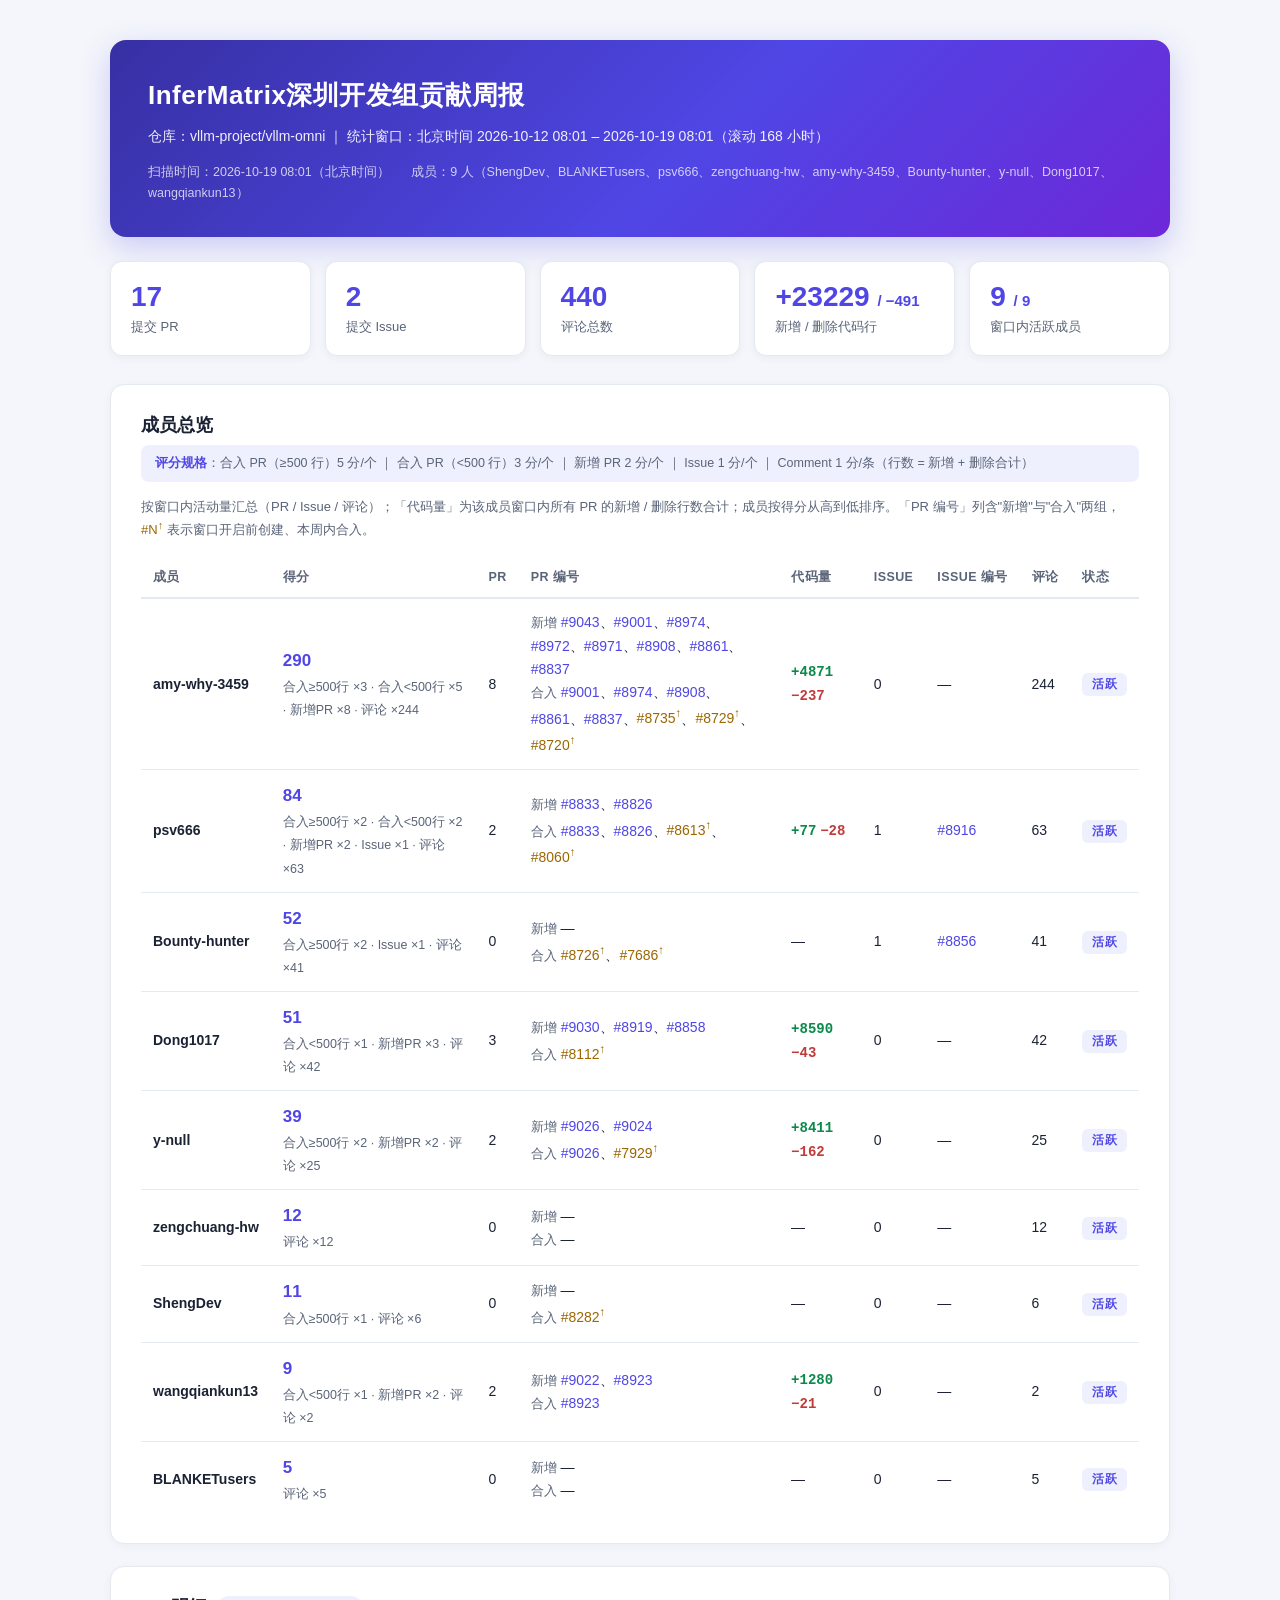
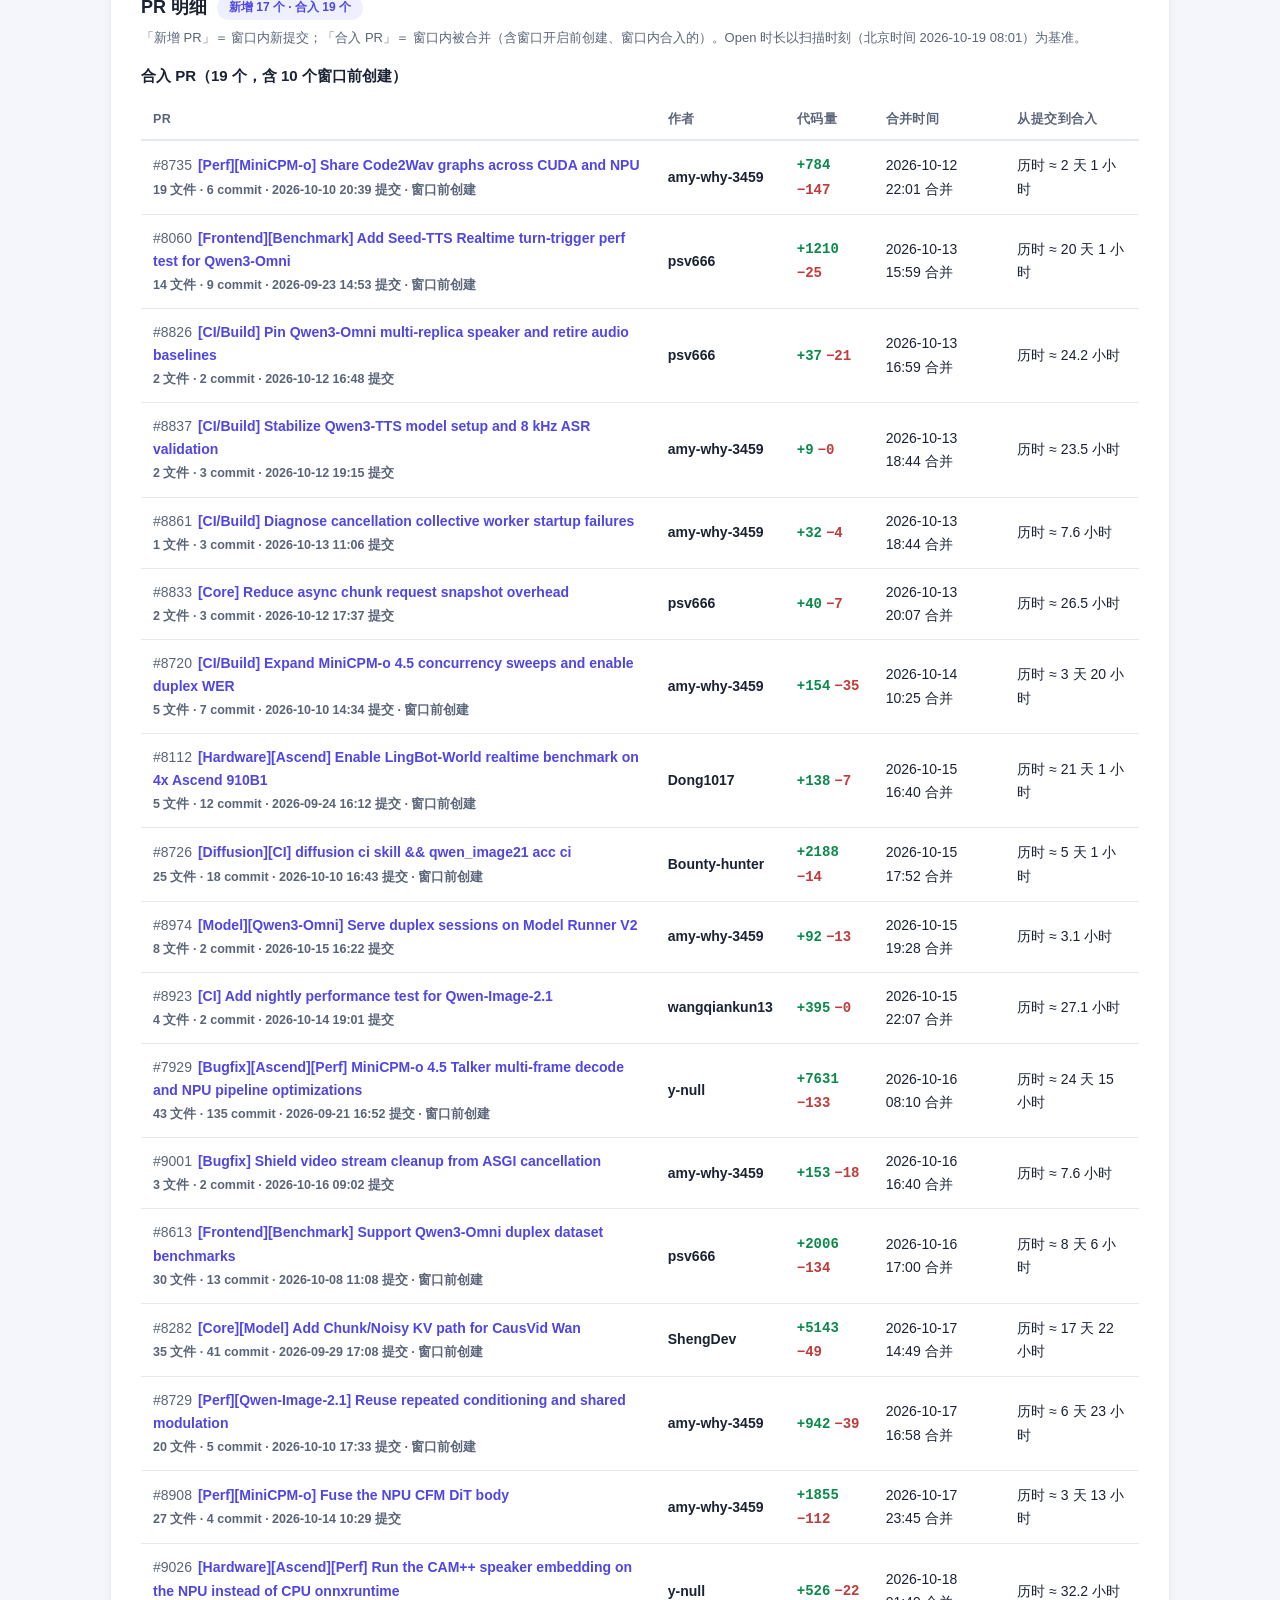
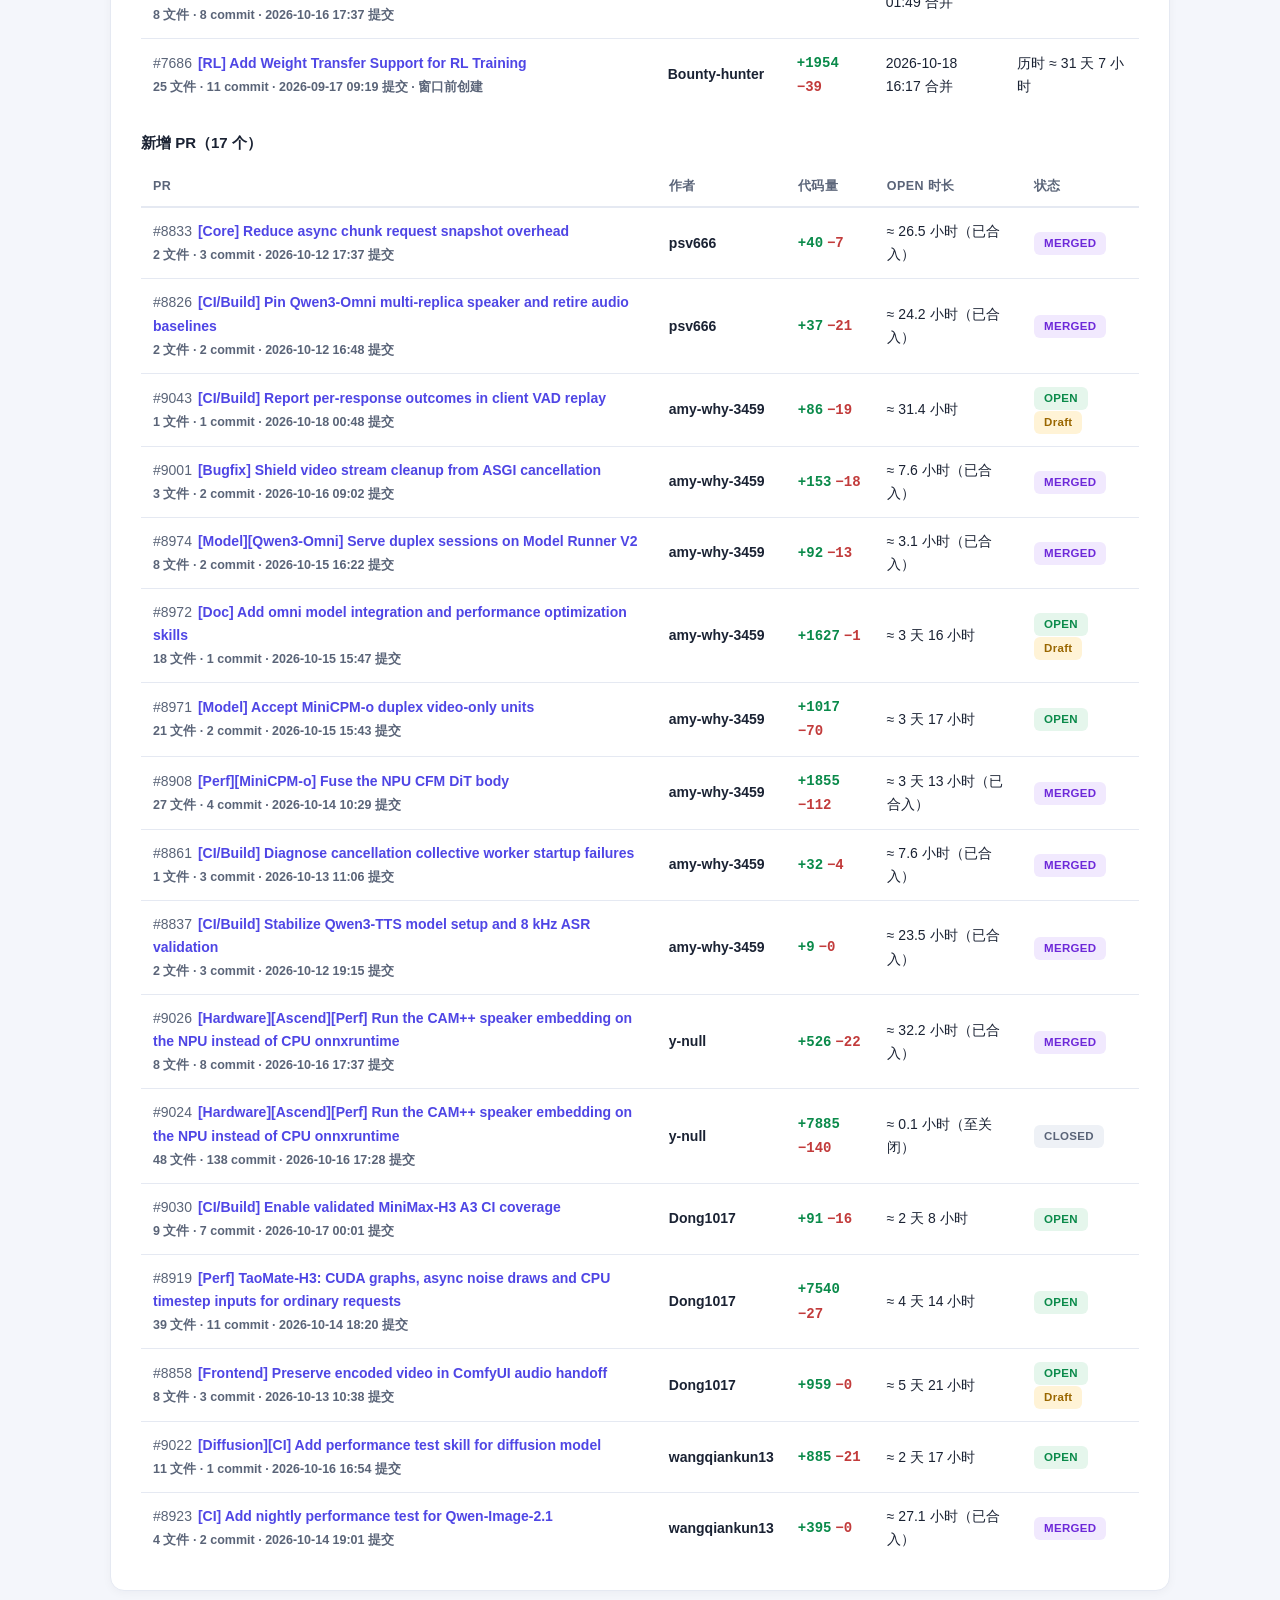
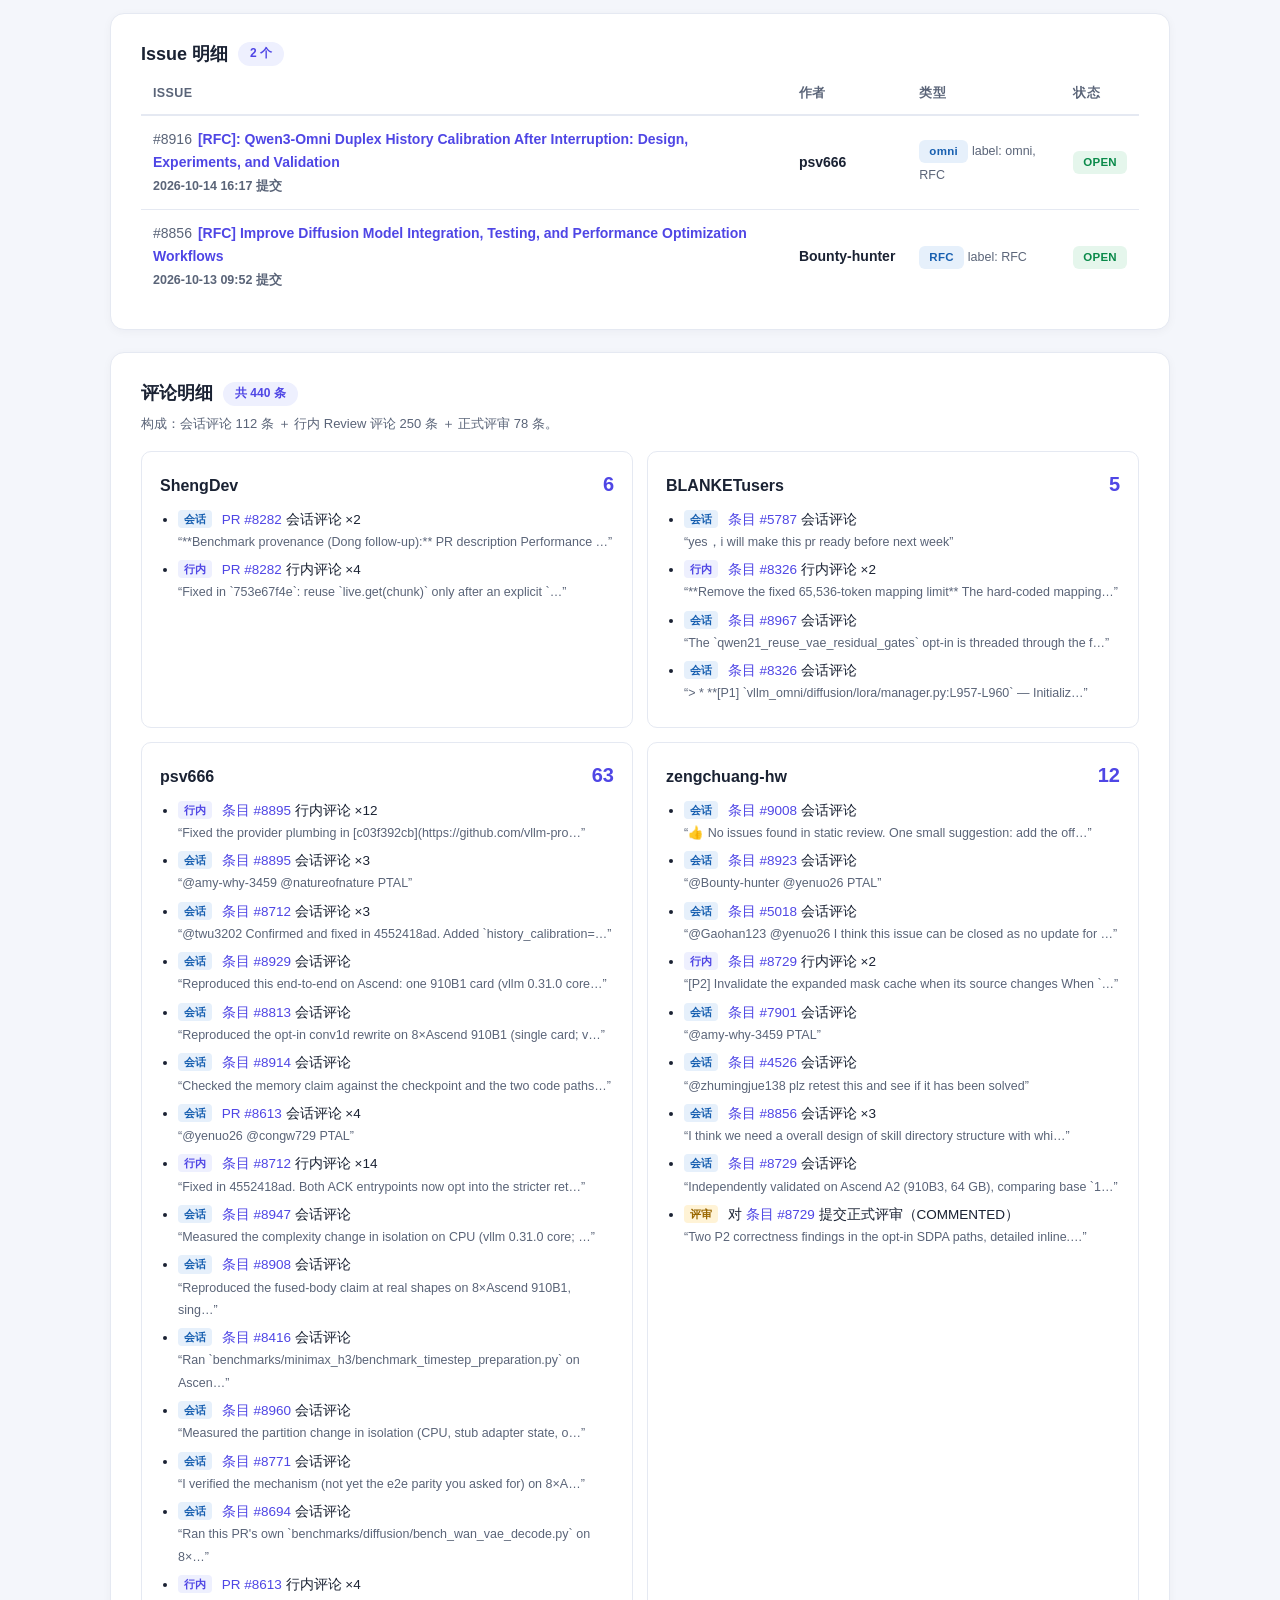
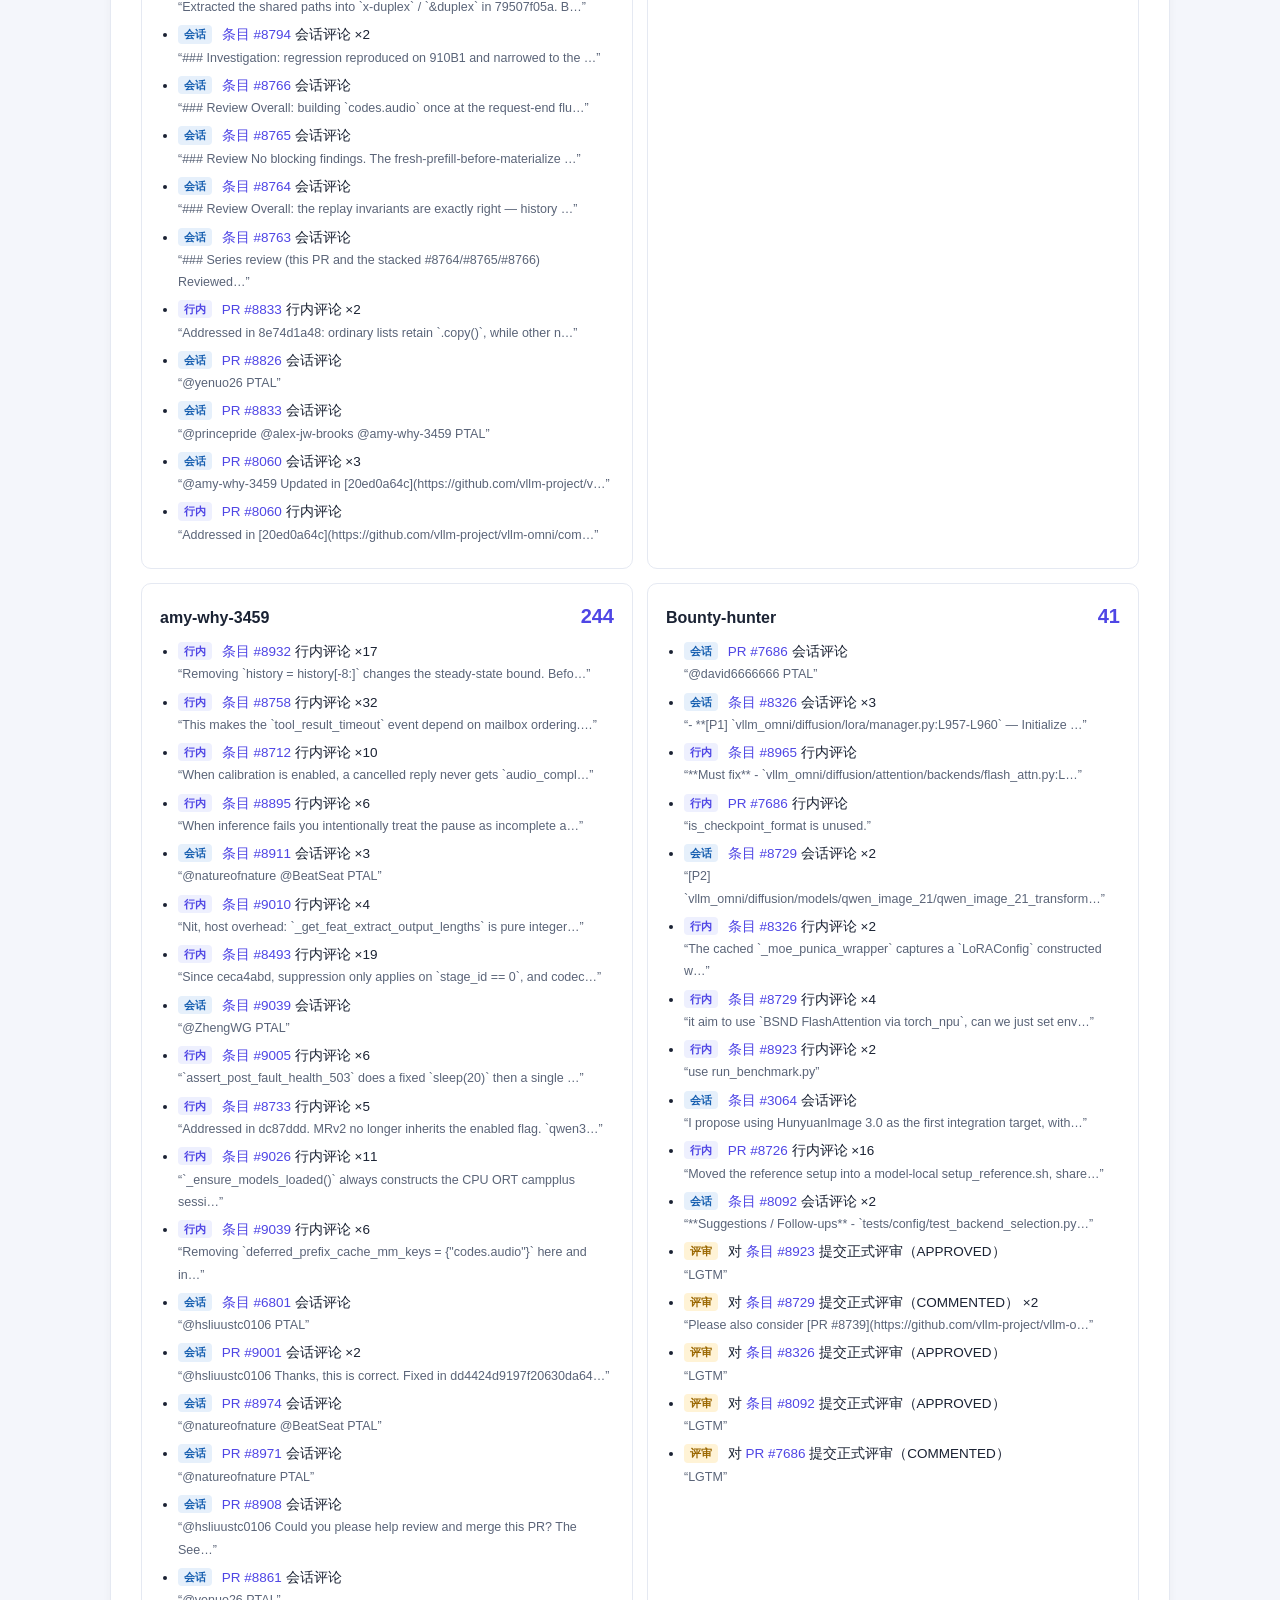
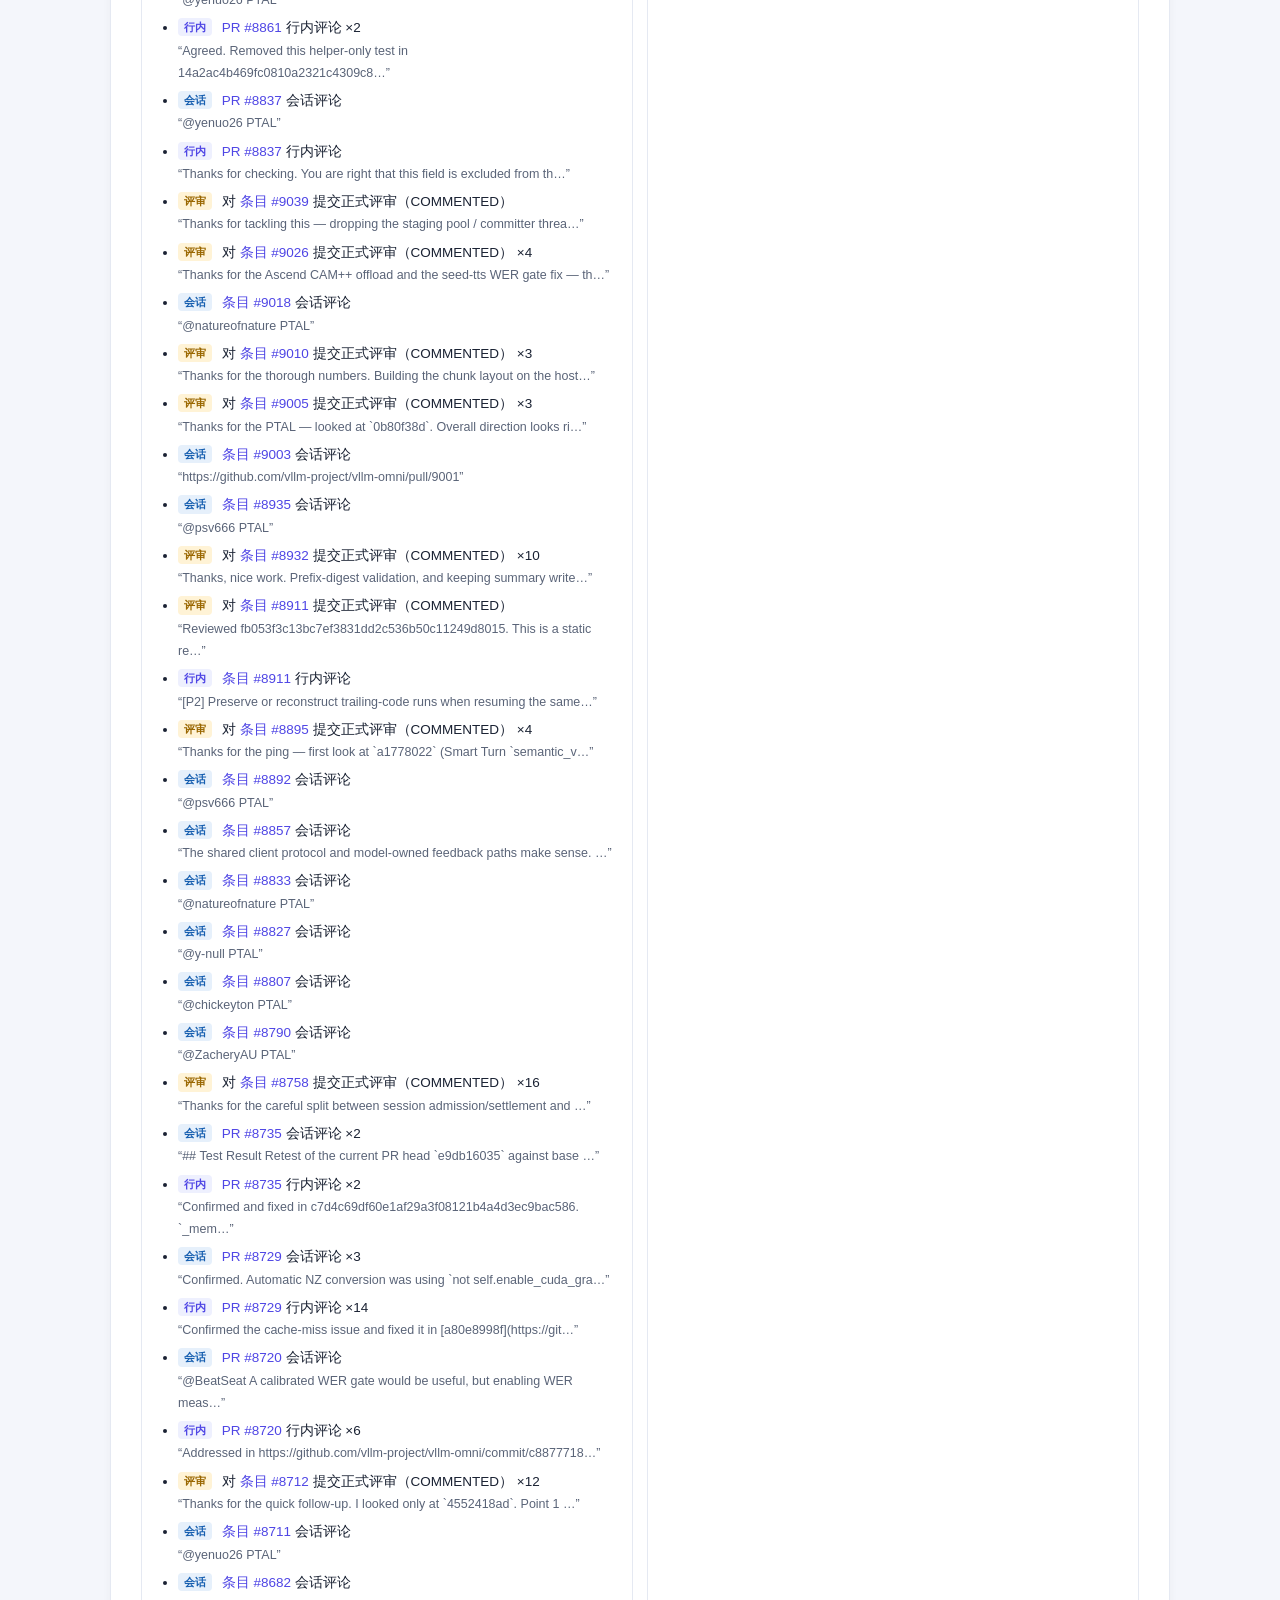
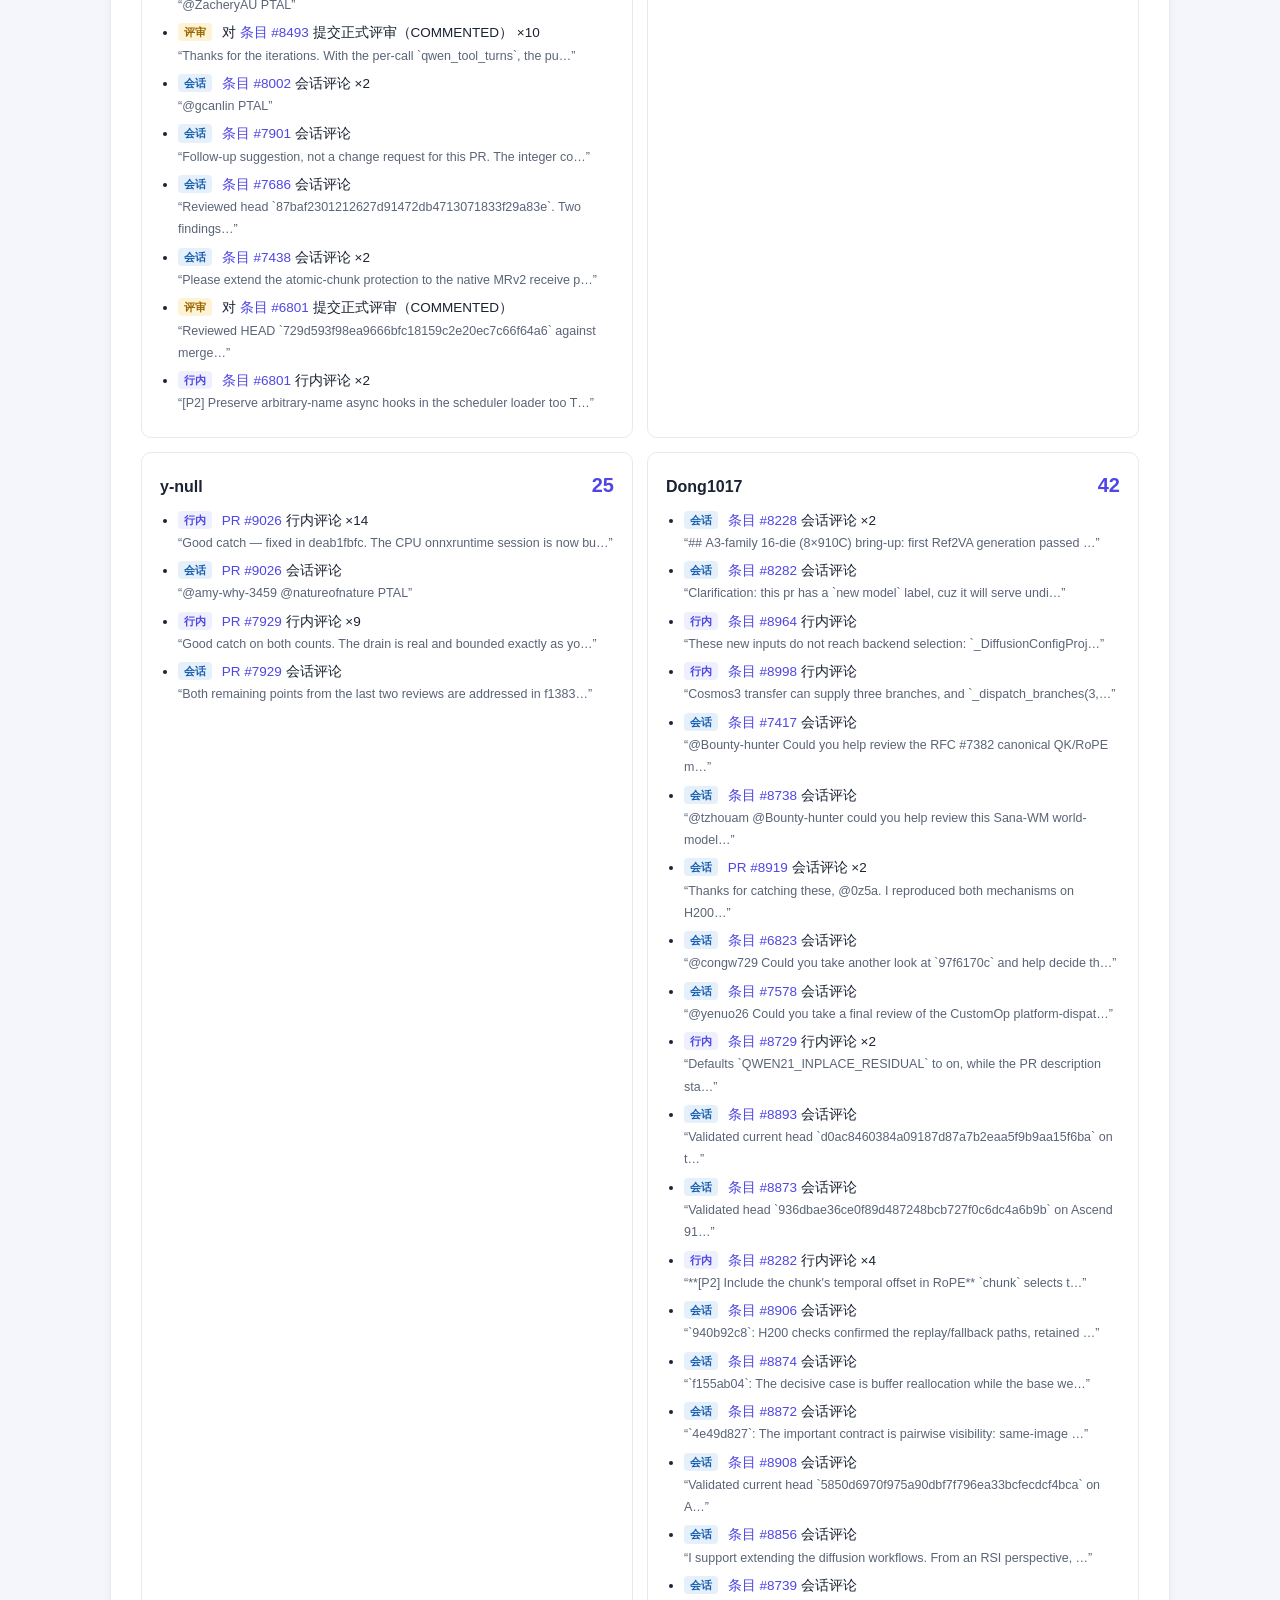
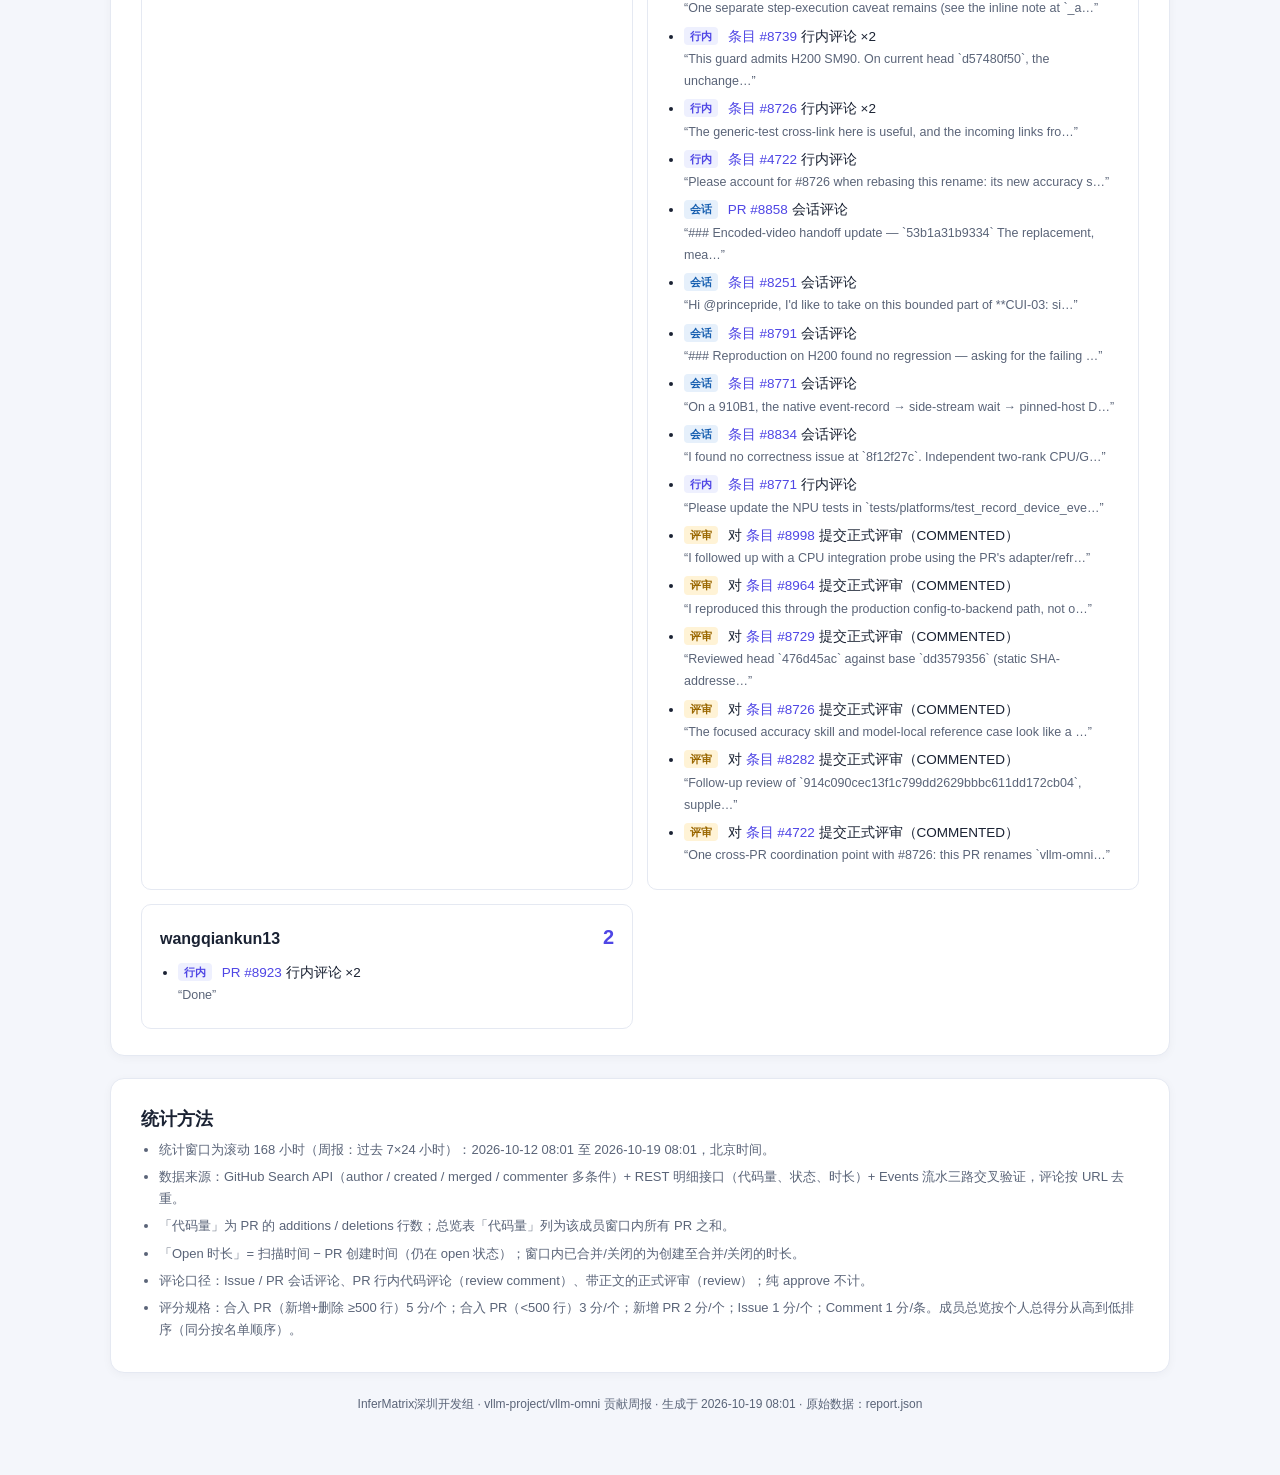
<file: reports/weekly-2026-10-19.html>
<!DOCTYPE html>
<html lang="zh-CN">
<head>
<meta charset="UTF-8">
<meta name="viewport" content="width=device-width, initial-scale=1.0">
<title>InferMatrix深圳开发组 · 贡献周报 · 2026-10-19</title>
<style>
  :root {
    --ink: #1a2233; --ink-soft: #5a6478; --line: #e5e9f2; --bg: #f4f6fb; --card: #ffffff;
    --accent: #4f46e5; --accent-soft: #eef0fe;
    --green: #0a8a4a; --green-bg: #e5f6ec; --red: #c23b3b; --red-bg: #fdecec;
    --amber: #9a6700; --amber-bg: #fff3d6; --blue: #175fb0; --blue-bg: #e6f0fb;
    --violet: #6d28d9; --violet-bg: #f1e9fe; --gray-bg: #eef1f6;
  }
  * { box-sizing: border-box; margin: 0; padding: 0; }
  body { font-family: -apple-system, "Segoe UI", Roboto, "PingFang SC", "Microsoft YaHei", "Noto Sans SC", sans-serif;
    background: var(--bg); color: var(--ink); line-height: 1.65; padding: 40px 20px 60px; }
  .page { max-width: 1060px; margin: 0 auto; }
  header.hero { background: linear-gradient(135deg, #3730a3 0%, #4f46e5 55%, #6d28d9 100%); color: #fff;
    border-radius: 16px; padding: 34px 38px; margin-bottom: 24px; box-shadow: 0 10px 30px rgba(79, 70, 229, .25); }
  header.hero h1 { font-size: 26px; font-weight: 700; letter-spacing: .5px; }
  header.hero .sub { margin-top: 8px; font-size: 14px; opacity: .92; }
  header.hero .meta { margin-top: 14px; font-size: 12.5px; opacity: .75; }
  header.hero .meta span { margin-right: 18px; }
  .stats { display: grid; grid-template-columns: repeat(5, 1fr); gap: 14px; margin-bottom: 28px; }
  .stat { background: var(--card); border-radius: 12px; padding: 18px 20px; border: 1px solid var(--line);
    box-shadow: 0 2px 8px rgba(26, 34, 51, .05); }
  .stat .num { font-size: 28px; font-weight: 800; color: var(--accent); line-height: 1.2; }
  .stat .lbl { font-size: 13px; color: var(--ink-soft); margin-top: 2px; }
  .stat .num small { font-size: 15px; font-weight: 600; }
  section { background: var(--card); border: 1px solid var(--line); border-radius: 14px; padding: 26px 30px;
    margin-bottom: 22px; box-shadow: 0 2px 10px rgba(26,34,51,.04); }
  h2 { font-size: 18px; font-weight: 700; margin-bottom: 4px; display: flex; align-items: center; gap: 10px; flex-wrap: wrap; }
  h2 .tag { font-size: 12px; font-weight: 600; color: var(--accent); background: var(--accent-soft); border-radius: 999px; padding: 2px 12px; }
  .h3 { font-size: 15px; font-weight: 700; margin: 20px 0 10px; }
  .h3:first-of-type { margin-top: 0; }
  .sec-desc { font-size: 13px; color: var(--ink-soft); margin-bottom: 16px; }
  table { width: 100%; border-collapse: collapse; font-size: 14px; }
  th { text-align: left; font-size: 12.5px; color: var(--ink-soft); font-weight: 600; text-transform: uppercase;
    letter-spacing: .4px; padding: 10px 12px; border-bottom: 2px solid var(--line); white-space: nowrap; }
  td { padding: 12px; border-bottom: 1px solid var(--line); vertical-align: middle; }
  tr:last-child td { border-bottom: none; }
  tr:hover td { background: #fafbfe; }
  a { color: var(--accent); text-decoration: none; }
  a:hover { text-decoration: underline; }
  .pr-title { font-weight: 600; }
  .pr-id { color: var(--ink-soft); font-weight: 500; margin-right: 6px; }
  .member { font-weight: 600; white-space: nowrap; }
  .codeadd { color: var(--green); font-weight: 700; font-family: Consolas, "Courier New", monospace; }
  .codedel { color: var(--red); font-weight: 700; font-family: Consolas, "Courier New", monospace; }
  .muted { color: var(--ink-soft); font-size: 12.5px; }
  .badge { display: inline-block; font-size: 11.5px; font-weight: 700; border-radius: 6px; padding: 2px 10px;
    letter-spacing: .3px; white-space: nowrap; }
  .b-open { color: var(--green); background: var(--green-bg); }
  .b-draft { color: var(--amber); background: var(--amber-bg); }
  .b-merged { color: var(--violet); background: var(--violet-bg); }
  .b-closed { color: var(--ink-soft); background: var(--gray-bg); }
  .b-perf { color: var(--blue); background: var(--blue-bg); }
  .b-idle { color: var(--ink-soft); background: var(--gray-bg); }
  .b-active { color: var(--accent); background: var(--accent-soft); }
  .cmt-grid { display: grid; grid-template-columns: 1fr 1fr; gap: 14px; }
  .cmt-card { border: 1px solid var(--line); border-radius: 10px; padding: 16px 18px; }
  .cmt-card .head { display: flex; justify-content: space-between; align-items: baseline; margin-bottom: 8px; }
  .cmt-card .who { font-weight: 700; }
  .cmt-card .count { font-size: 20px; font-weight: 800; color: var(--accent); }
  .cmt-card ul { margin-left: 18px; font-size: 13.5px; }
  .cmt-card li { margin-bottom: 6px; }
  .k { display: inline-block; font-size: 11px; font-weight: 700; border-radius: 4px; padding: 0 6px; margin-right: 6px; vertical-align: 1px; }
  .k1 { color: var(--blue); background: var(--blue-bg); }
  .k2 { color: var(--accent); background: var(--accent-soft); }
  .k3 { color: var(--amber); background: var(--amber-bg); }
  .rules { background: var(--accent-soft); border-radius: 8px; padding: 8px 14px; font-size: 12.5px; color: var(--ink-soft); margin-bottom: 14px; }
  .rules b { color: var(--accent); }
  .score { font-weight: 800; color: var(--accent); font-size: 17px; }
  .pr-pre { color: var(--amber); }
  .pr-pre sup { font-weight: 700; }
  .idle-grid { display: grid; grid-template-columns: repeat(3, 1fr); gap: 14px; }
  .idle-card { border: 1px dashed #cdd4e2; border-radius: 10px; padding: 16px 18px; }
  .idle-card .who { font-weight: 700; margin-bottom: 6px; }
  .idle-card p { font-size: 13px; color: var(--ink-soft); }
  .method { font-size: 13px; color: var(--ink-soft); }
  .method li { margin-bottom: 6px; margin-left: 18px; }
  footer { text-align: center; font-size: 12px; color: var(--ink-soft); margin-top: 10px; }
  @media (max-width: 860px) { .stats { grid-template-columns: repeat(2, 1fr); } .cmt-grid, .idle-grid { grid-template-columns: 1fr; } section { padding: 20px 18px; } .table-wrap { overflow-x: auto; } }
  @media print { body { background: #fff; padding: 0; } section, .stat, header.hero { box-shadow: none; } }
</style>
</head>
<body>
<div class="page">

  <header class="hero">
    <h1>InferMatrix深圳开发组贡献周报</h1>
    <div class="sub">仓库：vllm-project/vllm-omni ｜ 统计窗口：北京时间 2026-10-12 08:01 – 2026-10-19 08:01（滚动 168 小时）</div>
    <div class="meta">
      <span>扫描时间：2026-10-19 08:01（北京时间）</span>
      <span>成员：9 人（ShengDev、BLANKETusers、psv666、zengchuang-hw、amy-why-3459、Bounty-hunter、y-null、Dong1017、wangqiankun13）</span>
    </div>
  </header>

  <div class="stats">
    <div class="stat"><div class="num">17</div><div class="lbl">提交 PR</div></div>
    <div class="stat"><div class="num">2</div><div class="lbl">提交 Issue</div></div>
    <div class="stat"><div class="num">440</div><div class="lbl">评论总数</div></div>
    <div class="stat"><div class="num">+23229 <small>/ −491</small></div><div class="lbl">新增 / 删除代码行</div></div>
    <div class="stat"><div class="num">9 <small>/ 9</small></div><div class="lbl">窗口内活跃成员</div></div>
  </div>

  <section>
    <h2>成员总览</h2>
    <div class="rules"><b>评分规格</b>：合入 PR（≥500 行）5 分/个 ｜ 合入 PR（&lt;500 行）3 分/个 ｜ 新增 PR 2 分/个 ｜ Issue 1 分/个 ｜ Comment 1 分/条（行数 = 新增 + 删除合计）</div>
    <div class="sec-desc">按窗口内活动量汇总（PR / Issue / 评论）；「代码量」为该成员窗口内所有 PR 的新增 / 删除行数合计；成员按得分从高到低排序。「PR 编号」列含"新增"与"合入"两组，<span class="pr-pre">#N<sup>↑</sup></span> 表示窗口开启前创建、本周内合入。</div>
    <div class="table-wrap">
    <table>
      <thead><tr><th>成员</th><th>得分</th><th>PR</th><th>PR 编号</th><th>代码量</th><th>Issue</th><th>Issue 编号</th><th>评论</th><th>状态</th></tr></thead>
      <tbody>
        <tr><td class="member">amy-why-3459</td><td><span class="score">290</span><br><span class="muted">合入≥500行 ×3 · 合入<500行 ×5 · 新增PR ×8 · 评论 ×244</span></td><td>8</td><td><span class="muted">新增</span> <a href="https://github.com/vllm-project/vllm-omni/pull/9043" target="_blank">#9043</a>、<a href="https://github.com/vllm-project/vllm-omni/pull/9001" target="_blank">#9001</a>、<a href="https://github.com/vllm-project/vllm-omni/pull/8974" target="_blank">#8974</a>、<a href="https://github.com/vllm-project/vllm-omni/pull/8972" target="_blank">#8972</a>、<a href="https://github.com/vllm-project/vllm-omni/pull/8971" target="_blank">#8971</a>、<a href="https://github.com/vllm-project/vllm-omni/pull/8908" target="_blank">#8908</a>、<a href="https://github.com/vllm-project/vllm-omni/pull/8861" target="_blank">#8861</a>、<a href="https://github.com/vllm-project/vllm-omni/pull/8837" target="_blank">#8837</a><br><span class="muted">合入</span> <a href="https://github.com/vllm-project/vllm-omni/pull/9001" target="_blank" class="">#9001</a>、<a href="https://github.com/vllm-project/vllm-omni/pull/8974" target="_blank" class="">#8974</a>、<a href="https://github.com/vllm-project/vllm-omni/pull/8908" target="_blank" class="">#8908</a>、<a href="https://github.com/vllm-project/vllm-omni/pull/8861" target="_blank" class="">#8861</a>、<a href="https://github.com/vllm-project/vllm-omni/pull/8837" target="_blank" class="">#8837</a>、<a href="https://github.com/vllm-project/vllm-omni/pull/8735" target="_blank" class="pr-pre">#8735<sup>↑</sup></a>、<a href="https://github.com/vllm-project/vllm-omni/pull/8729" target="_blank" class="pr-pre">#8729<sup>↑</sup></a>、<a href="https://github.com/vllm-project/vllm-omni/pull/8720" target="_blank" class="pr-pre">#8720<sup>↑</sup></a></td><td><span class="codeadd">+4871</span> <span class="codedel">−237</span></td><td>0</td><td>—</td><td>244</td><td><span class="badge b-active">活跃</span></td></tr>
        <tr><td class="member">psv666</td><td><span class="score">84</span><br><span class="muted">合入≥500行 ×2 · 合入<500行 ×2 · 新增PR ×2 · Issue ×1 · 评论 ×63</span></td><td>2</td><td><span class="muted">新增</span> <a href="https://github.com/vllm-project/vllm-omni/pull/8833" target="_blank">#8833</a>、<a href="https://github.com/vllm-project/vllm-omni/pull/8826" target="_blank">#8826</a><br><span class="muted">合入</span> <a href="https://github.com/vllm-project/vllm-omni/pull/8833" target="_blank" class="">#8833</a>、<a href="https://github.com/vllm-project/vllm-omni/pull/8826" target="_blank" class="">#8826</a>、<a href="https://github.com/vllm-project/vllm-omni/pull/8613" target="_blank" class="pr-pre">#8613<sup>↑</sup></a>、<a href="https://github.com/vllm-project/vllm-omni/pull/8060" target="_blank" class="pr-pre">#8060<sup>↑</sup></a></td><td><span class="codeadd">+77</span> <span class="codedel">−28</span></td><td>1</td><td><a href="https://github.com/vllm-project/vllm-omni/issues/8916" target="_blank">#8916</a></td><td>63</td><td><span class="badge b-active">活跃</span></td></tr>
        <tr><td class="member">Bounty-hunter</td><td><span class="score">52</span><br><span class="muted">合入≥500行 ×2 · Issue ×1 · 评论 ×41</span></td><td>0</td><td><span class="muted">新增</span> —<br><span class="muted">合入</span> <a href="https://github.com/vllm-project/vllm-omni/pull/8726" target="_blank" class="pr-pre">#8726<sup>↑</sup></a>、<a href="https://github.com/vllm-project/vllm-omni/pull/7686" target="_blank" class="pr-pre">#7686<sup>↑</sup></a></td><td>—</td><td>1</td><td><a href="https://github.com/vllm-project/vllm-omni/issues/8856" target="_blank">#8856</a></td><td>41</td><td><span class="badge b-active">活跃</span></td></tr>
        <tr><td class="member">Dong1017</td><td><span class="score">51</span><br><span class="muted">合入<500行 ×1 · 新增PR ×3 · 评论 ×42</span></td><td>3</td><td><span class="muted">新增</span> <a href="https://github.com/vllm-project/vllm-omni/pull/9030" target="_blank">#9030</a>、<a href="https://github.com/vllm-project/vllm-omni/pull/8919" target="_blank">#8919</a>、<a href="https://github.com/vllm-project/vllm-omni/pull/8858" target="_blank">#8858</a><br><span class="muted">合入</span> <a href="https://github.com/vllm-project/vllm-omni/pull/8112" target="_blank" class="pr-pre">#8112<sup>↑</sup></a></td><td><span class="codeadd">+8590</span> <span class="codedel">−43</span></td><td>0</td><td>—</td><td>42</td><td><span class="badge b-active">活跃</span></td></tr>
        <tr><td class="member">y-null</td><td><span class="score">39</span><br><span class="muted">合入≥500行 ×2 · 新增PR ×2 · 评论 ×25</span></td><td>2</td><td><span class="muted">新增</span> <a href="https://github.com/vllm-project/vllm-omni/pull/9026" target="_blank">#9026</a>、<a href="https://github.com/vllm-project/vllm-omni/pull/9024" target="_blank">#9024</a><br><span class="muted">合入</span> <a href="https://github.com/vllm-project/vllm-omni/pull/9026" target="_blank" class="">#9026</a>、<a href="https://github.com/vllm-project/vllm-omni/pull/7929" target="_blank" class="pr-pre">#7929<sup>↑</sup></a></td><td><span class="codeadd">+8411</span> <span class="codedel">−162</span></td><td>0</td><td>—</td><td>25</td><td><span class="badge b-active">活跃</span></td></tr>
        <tr><td class="member">zengchuang-hw</td><td><span class="score">12</span><br><span class="muted">评论 ×12</span></td><td>0</td><td><span class="muted">新增</span> —<br><span class="muted">合入</span> —</td><td>—</td><td>0</td><td>—</td><td>12</td><td><span class="badge b-active">活跃</span></td></tr>
        <tr><td class="member">ShengDev</td><td><span class="score">11</span><br><span class="muted">合入≥500行 ×1 · 评论 ×6</span></td><td>0</td><td><span class="muted">新增</span> —<br><span class="muted">合入</span> <a href="https://github.com/vllm-project/vllm-omni/pull/8282" target="_blank" class="pr-pre">#8282<sup>↑</sup></a></td><td>—</td><td>0</td><td>—</td><td>6</td><td><span class="badge b-active">活跃</span></td></tr>
        <tr><td class="member">wangqiankun13</td><td><span class="score">9</span><br><span class="muted">合入<500行 ×1 · 新增PR ×2 · 评论 ×2</span></td><td>2</td><td><span class="muted">新增</span> <a href="https://github.com/vllm-project/vllm-omni/pull/9022" target="_blank">#9022</a>、<a href="https://github.com/vllm-project/vllm-omni/pull/8923" target="_blank">#8923</a><br><span class="muted">合入</span> <a href="https://github.com/vllm-project/vllm-omni/pull/8923" target="_blank" class="">#8923</a></td><td><span class="codeadd">+1280</span> <span class="codedel">−21</span></td><td>0</td><td>—</td><td>2</td><td><span class="badge b-active">活跃</span></td></tr>
        <tr><td class="member">BLANKETusers</td><td><span class="score">5</span><br><span class="muted">评论 ×5</span></td><td>0</td><td><span class="muted">新增</span> —<br><span class="muted">合入</span> —</td><td>—</td><td>0</td><td>—</td><td>5</td><td><span class="badge b-active">活跃</span></td></tr>
      </tbody>
    </table>
    </div>
  </section>

  <section>
    <h2>PR 明细 <span class="tag">新增 17 个 · 合入 19 个</span></h2>
    <div class="sec-desc">「新增 PR」＝ 窗口内新提交；「合入 PR」＝ 窗口内被合并（含窗口开启前创建、窗口内合入的）。Open 时长以扫描时刻（北京时间 2026-10-19 08:01）为基准。</div>
    <h3 class="h3">合入 PR（19 个，含 10 个窗口前创建）</h3>
    <div class="table-wrap"><table>
      <thead><tr><th>PR</th><th>作者</th><th>代码量</th><th>合并时间</th><th>从提交到合入</th></tr></thead>
      <tbody><tr>
          <td class="pr-title"><span class="pr-id">#8735</span><a href="https://github.com/vllm-project/vllm-omni/pull/8735" target="_blank">[Perf][MiniCPM-o] Share Code2Wav graphs across CUDA and NPU</a><br><span class="muted">19 文件 · 6 commit · 2026-10-10 20:39 提交 · 窗口前创建</span></td>
          <td class="member">amy-why-3459</td>
          <td><span class="codeadd">+784</span> <span class="codedel">−147</span></td>
          <td>2026-10-12 22:01 合并</td>
          <td>历时 ≈ 2 天 1 小时</td>
        </tr>
        <tr>
          <td class="pr-title"><span class="pr-id">#8060</span><a href="https://github.com/vllm-project/vllm-omni/pull/8060" target="_blank">[Frontend][Benchmark] Add Seed-TTS Realtime turn-trigger perf test for Qwen3-Omni</a><br><span class="muted">14 文件 · 9 commit · 2026-09-23 14:53 提交 · 窗口前创建</span></td>
          <td class="member">psv666</td>
          <td><span class="codeadd">+1210</span> <span class="codedel">−25</span></td>
          <td>2026-10-13 15:59 合并</td>
          <td>历时 ≈ 20 天 1 小时</td>
        </tr>
        <tr>
          <td class="pr-title"><span class="pr-id">#8826</span><a href="https://github.com/vllm-project/vllm-omni/pull/8826" target="_blank">[CI/Build] Pin Qwen3-Omni multi-replica speaker and retire audio baselines</a><br><span class="muted">2 文件 · 2 commit · 2026-10-12 16:48 提交</span></td>
          <td class="member">psv666</td>
          <td><span class="codeadd">+37</span> <span class="codedel">−21</span></td>
          <td>2026-10-13 16:59 合并</td>
          <td>历时 ≈ 24.2 小时</td>
        </tr>
        <tr>
          <td class="pr-title"><span class="pr-id">#8837</span><a href="https://github.com/vllm-project/vllm-omni/pull/8837" target="_blank">[CI/Build] Stabilize Qwen3-TTS model setup and 8 kHz ASR validation</a><br><span class="muted">2 文件 · 3 commit · 2026-10-12 19:15 提交</span></td>
          <td class="member">amy-why-3459</td>
          <td><span class="codeadd">+9</span> <span class="codedel">−0</span></td>
          <td>2026-10-13 18:44 合并</td>
          <td>历时 ≈ 23.5 小时</td>
        </tr>
        <tr>
          <td class="pr-title"><span class="pr-id">#8861</span><a href="https://github.com/vllm-project/vllm-omni/pull/8861" target="_blank">[CI/Build] Diagnose cancellation collective worker startup failures</a><br><span class="muted">1 文件 · 3 commit · 2026-10-13 11:06 提交</span></td>
          <td class="member">amy-why-3459</td>
          <td><span class="codeadd">+32</span> <span class="codedel">−4</span></td>
          <td>2026-10-13 18:44 合并</td>
          <td>历时 ≈ 7.6 小时</td>
        </tr>
        <tr>
          <td class="pr-title"><span class="pr-id">#8833</span><a href="https://github.com/vllm-project/vllm-omni/pull/8833" target="_blank">[Core] Reduce async chunk request snapshot overhead</a><br><span class="muted">2 文件 · 3 commit · 2026-10-12 17:37 提交</span></td>
          <td class="member">psv666</td>
          <td><span class="codeadd">+40</span> <span class="codedel">−7</span></td>
          <td>2026-10-13 20:07 合并</td>
          <td>历时 ≈ 26.5 小时</td>
        </tr>
        <tr>
          <td class="pr-title"><span class="pr-id">#8720</span><a href="https://github.com/vllm-project/vllm-omni/pull/8720" target="_blank">[CI/Build] Expand MiniCPM-o 4.5 concurrency sweeps and enable duplex WER</a><br><span class="muted">5 文件 · 7 commit · 2026-10-10 14:34 提交 · 窗口前创建</span></td>
          <td class="member">amy-why-3459</td>
          <td><span class="codeadd">+154</span> <span class="codedel">−35</span></td>
          <td>2026-10-14 10:25 合并</td>
          <td>历时 ≈ 3 天 20 小时</td>
        </tr>
        <tr>
          <td class="pr-title"><span class="pr-id">#8112</span><a href="https://github.com/vllm-project/vllm-omni/pull/8112" target="_blank">[Hardware][Ascend] Enable LingBot-World realtime benchmark on 4x Ascend 910B1</a><br><span class="muted">5 文件 · 12 commit · 2026-09-24 16:12 提交 · 窗口前创建</span></td>
          <td class="member">Dong1017</td>
          <td><span class="codeadd">+138</span> <span class="codedel">−7</span></td>
          <td>2026-10-15 16:40 合并</td>
          <td>历时 ≈ 21 天 1 小时</td>
        </tr>
        <tr>
          <td class="pr-title"><span class="pr-id">#8726</span><a href="https://github.com/vllm-project/vllm-omni/pull/8726" target="_blank">[Diffusion][CI] diffusion ci skill &amp;&amp; qwen_image21 acc ci</a><br><span class="muted">25 文件 · 18 commit · 2026-10-10 16:43 提交 · 窗口前创建</span></td>
          <td class="member">Bounty-hunter</td>
          <td><span class="codeadd">+2188</span> <span class="codedel">−14</span></td>
          <td>2026-10-15 17:52 合并</td>
          <td>历时 ≈ 5 天 1 小时</td>
        </tr>
        <tr>
          <td class="pr-title"><span class="pr-id">#8974</span><a href="https://github.com/vllm-project/vllm-omni/pull/8974" target="_blank">[Model][Qwen3-Omni] Serve duplex sessions on Model Runner V2</a><br><span class="muted">8 文件 · 2 commit · 2026-10-15 16:22 提交</span></td>
          <td class="member">amy-why-3459</td>
          <td><span class="codeadd">+92</span> <span class="codedel">−13</span></td>
          <td>2026-10-15 19:28 合并</td>
          <td>历时 ≈ 3.1 小时</td>
        </tr>
        <tr>
          <td class="pr-title"><span class="pr-id">#8923</span><a href="https://github.com/vllm-project/vllm-omni/pull/8923" target="_blank">[CI] Add nightly performance test for Qwen-Image-2.1</a><br><span class="muted">4 文件 · 2 commit · 2026-10-14 19:01 提交</span></td>
          <td class="member">wangqiankun13</td>
          <td><span class="codeadd">+395</span> <span class="codedel">−0</span></td>
          <td>2026-10-15 22:07 合并</td>
          <td>历时 ≈ 27.1 小时</td>
        </tr>
        <tr>
          <td class="pr-title"><span class="pr-id">#7929</span><a href="https://github.com/vllm-project/vllm-omni/pull/7929" target="_blank">[Bugfix][Ascend][Perf] MiniCPM-o 4.5 Talker multi-frame decode and NPU pipeline optimizations</a><br><span class="muted">43 文件 · 135 commit · 2026-09-21 16:52 提交 · 窗口前创建</span></td>
          <td class="member">y-null</td>
          <td><span class="codeadd">+7631</span> <span class="codedel">−133</span></td>
          <td>2026-10-16 08:10 合并</td>
          <td>历时 ≈ 24 天 15 小时</td>
        </tr>
        <tr>
          <td class="pr-title"><span class="pr-id">#9001</span><a href="https://github.com/vllm-project/vllm-omni/pull/9001" target="_blank">[Bugfix] Shield video stream cleanup from ASGI cancellation</a><br><span class="muted">3 文件 · 2 commit · 2026-10-16 09:02 提交</span></td>
          <td class="member">amy-why-3459</td>
          <td><span class="codeadd">+153</span> <span class="codedel">−18</span></td>
          <td>2026-10-16 16:40 合并</td>
          <td>历时 ≈ 7.6 小时</td>
        </tr>
        <tr>
          <td class="pr-title"><span class="pr-id">#8613</span><a href="https://github.com/vllm-project/vllm-omni/pull/8613" target="_blank">[Frontend][Benchmark] Support Qwen3-Omni duplex dataset benchmarks</a><br><span class="muted">30 文件 · 13 commit · 2026-10-08 11:08 提交 · 窗口前创建</span></td>
          <td class="member">psv666</td>
          <td><span class="codeadd">+2006</span> <span class="codedel">−134</span></td>
          <td>2026-10-16 17:00 合并</td>
          <td>历时 ≈ 8 天 6 小时</td>
        </tr>
        <tr>
          <td class="pr-title"><span class="pr-id">#8282</span><a href="https://github.com/vllm-project/vllm-omni/pull/8282" target="_blank">[Core][Model] Add Chunk/Noisy KV path for CausVid Wan</a><br><span class="muted">35 文件 · 41 commit · 2026-09-29 17:08 提交 · 窗口前创建</span></td>
          <td class="member">ShengDev</td>
          <td><span class="codeadd">+5143</span> <span class="codedel">−49</span></td>
          <td>2026-10-17 14:49 合并</td>
          <td>历时 ≈ 17 天 22 小时</td>
        </tr>
        <tr>
          <td class="pr-title"><span class="pr-id">#8729</span><a href="https://github.com/vllm-project/vllm-omni/pull/8729" target="_blank">[Perf][Qwen-Image-2.1] Reuse repeated conditioning and shared modulation</a><br><span class="muted">20 文件 · 5 commit · 2026-10-10 17:33 提交 · 窗口前创建</span></td>
          <td class="member">amy-why-3459</td>
          <td><span class="codeadd">+942</span> <span class="codedel">−39</span></td>
          <td>2026-10-17 16:58 合并</td>
          <td>历时 ≈ 6 天 23 小时</td>
        </tr>
        <tr>
          <td class="pr-title"><span class="pr-id">#8908</span><a href="https://github.com/vllm-project/vllm-omni/pull/8908" target="_blank">[Perf][MiniCPM-o] Fuse the NPU CFM DiT body</a><br><span class="muted">27 文件 · 4 commit · 2026-10-14 10:29 提交</span></td>
          <td class="member">amy-why-3459</td>
          <td><span class="codeadd">+1855</span> <span class="codedel">−112</span></td>
          <td>2026-10-17 23:45 合并</td>
          <td>历时 ≈ 3 天 13 小时</td>
        </tr>
        <tr>
          <td class="pr-title"><span class="pr-id">#9026</span><a href="https://github.com/vllm-project/vllm-omni/pull/9026" target="_blank">[Hardware][Ascend][Perf] Run the CAM++ speaker embedding on the NPU instead of CPU onnxruntime</a><br><span class="muted">8 文件 · 8 commit · 2026-10-16 17:37 提交</span></td>
          <td class="member">y-null</td>
          <td><span class="codeadd">+526</span> <span class="codedel">−22</span></td>
          <td>2026-10-18 01:49 合并</td>
          <td>历时 ≈ 32.2 小时</td>
        </tr>
        <tr>
          <td class="pr-title"><span class="pr-id">#7686</span><a href="https://github.com/vllm-project/vllm-omni/pull/7686" target="_blank">[RL] Add Weight Transfer Support for RL Training</a><br><span class="muted">25 文件 · 11 commit · 2026-09-17 09:19 提交 · 窗口前创建</span></td>
          <td class="member">Bounty-hunter</td>
          <td><span class="codeadd">+1954</span> <span class="codedel">−39</span></td>
          <td>2026-10-18 16:17 合并</td>
          <td>历时 ≈ 31 天 7 小时</td>
        </tr></tbody>
    </table></div>
<h3 class="h3">新增 PR（17 个）</h3>
    <div class="table-wrap"><table>
      <thead><tr><th>PR</th><th>作者</th><th>代码量</th><th>Open 时长</th><th>状态</th></tr></thead>
      <tbody><tr>
          <td class="pr-title"><span class="pr-id">#8833</span><a href="https://github.com/vllm-project/vllm-omni/pull/8833" target="_blank">[Core] Reduce async chunk request snapshot overhead</a><br><span class="muted">2 文件 · 3 commit · 2026-10-12 17:37 提交</span></td>
          <td class="member">psv666</td>
          <td><span class="codeadd">+40</span> <span class="codedel">−7</span></td>
          <td>≈ 26.5 小时（已合入）</td>
          <td><span class="badge b-merged">MERGED</span></td>
        </tr>
        <tr>
          <td class="pr-title"><span class="pr-id">#8826</span><a href="https://github.com/vllm-project/vllm-omni/pull/8826" target="_blank">[CI/Build] Pin Qwen3-Omni multi-replica speaker and retire audio baselines</a><br><span class="muted">2 文件 · 2 commit · 2026-10-12 16:48 提交</span></td>
          <td class="member">psv666</td>
          <td><span class="codeadd">+37</span> <span class="codedel">−21</span></td>
          <td>≈ 24.2 小时（已合入）</td>
          <td><span class="badge b-merged">MERGED</span></td>
        </tr>
        <tr>
          <td class="pr-title"><span class="pr-id">#9043</span><a href="https://github.com/vllm-project/vllm-omni/pull/9043" target="_blank">[CI/Build] Report per-response outcomes in client VAD replay</a><br><span class="muted">1 文件 · 1 commit · 2026-10-18 00:48 提交</span></td>
          <td class="member">amy-why-3459</td>
          <td><span class="codeadd">+86</span> <span class="codedel">−19</span></td>
          <td>≈ 31.4 小时</td>
          <td><span class="badge b-open">OPEN</span> <span class="badge b-draft">Draft</span></td>
        </tr>
        <tr>
          <td class="pr-title"><span class="pr-id">#9001</span><a href="https://github.com/vllm-project/vllm-omni/pull/9001" target="_blank">[Bugfix] Shield video stream cleanup from ASGI cancellation</a><br><span class="muted">3 文件 · 2 commit · 2026-10-16 09:02 提交</span></td>
          <td class="member">amy-why-3459</td>
          <td><span class="codeadd">+153</span> <span class="codedel">−18</span></td>
          <td>≈ 7.6 小时（已合入）</td>
          <td><span class="badge b-merged">MERGED</span></td>
        </tr>
        <tr>
          <td class="pr-title"><span class="pr-id">#8974</span><a href="https://github.com/vllm-project/vllm-omni/pull/8974" target="_blank">[Model][Qwen3-Omni] Serve duplex sessions on Model Runner V2</a><br><span class="muted">8 文件 · 2 commit · 2026-10-15 16:22 提交</span></td>
          <td class="member">amy-why-3459</td>
          <td><span class="codeadd">+92</span> <span class="codedel">−13</span></td>
          <td>≈ 3.1 小时（已合入）</td>
          <td><span class="badge b-merged">MERGED</span></td>
        </tr>
        <tr>
          <td class="pr-title"><span class="pr-id">#8972</span><a href="https://github.com/vllm-project/vllm-omni/pull/8972" target="_blank">[Doc] Add omni model integration and performance optimization skills</a><br><span class="muted">18 文件 · 1 commit · 2026-10-15 15:47 提交</span></td>
          <td class="member">amy-why-3459</td>
          <td><span class="codeadd">+1627</span> <span class="codedel">−1</span></td>
          <td>≈ 3 天 16 小时</td>
          <td><span class="badge b-open">OPEN</span> <span class="badge b-draft">Draft</span></td>
        </tr>
        <tr>
          <td class="pr-title"><span class="pr-id">#8971</span><a href="https://github.com/vllm-project/vllm-omni/pull/8971" target="_blank">[Model] Accept MiniCPM-o duplex video-only units</a><br><span class="muted">21 文件 · 2 commit · 2026-10-15 15:43 提交</span></td>
          <td class="member">amy-why-3459</td>
          <td><span class="codeadd">+1017</span> <span class="codedel">−70</span></td>
          <td>≈ 3 天 17 小时</td>
          <td><span class="badge b-open">OPEN</span></td>
        </tr>
        <tr>
          <td class="pr-title"><span class="pr-id">#8908</span><a href="https://github.com/vllm-project/vllm-omni/pull/8908" target="_blank">[Perf][MiniCPM-o] Fuse the NPU CFM DiT body</a><br><span class="muted">27 文件 · 4 commit · 2026-10-14 10:29 提交</span></td>
          <td class="member">amy-why-3459</td>
          <td><span class="codeadd">+1855</span> <span class="codedel">−112</span></td>
          <td>≈ 3 天 13 小时（已合入）</td>
          <td><span class="badge b-merged">MERGED</span></td>
        </tr>
        <tr>
          <td class="pr-title"><span class="pr-id">#8861</span><a href="https://github.com/vllm-project/vllm-omni/pull/8861" target="_blank">[CI/Build] Diagnose cancellation collective worker startup failures</a><br><span class="muted">1 文件 · 3 commit · 2026-10-13 11:06 提交</span></td>
          <td class="member">amy-why-3459</td>
          <td><span class="codeadd">+32</span> <span class="codedel">−4</span></td>
          <td>≈ 7.6 小时（已合入）</td>
          <td><span class="badge b-merged">MERGED</span></td>
        </tr>
        <tr>
          <td class="pr-title"><span class="pr-id">#8837</span><a href="https://github.com/vllm-project/vllm-omni/pull/8837" target="_blank">[CI/Build] Stabilize Qwen3-TTS model setup and 8 kHz ASR validation</a><br><span class="muted">2 文件 · 3 commit · 2026-10-12 19:15 提交</span></td>
          <td class="member">amy-why-3459</td>
          <td><span class="codeadd">+9</span> <span class="codedel">−0</span></td>
          <td>≈ 23.5 小时（已合入）</td>
          <td><span class="badge b-merged">MERGED</span></td>
        </tr>
        <tr>
          <td class="pr-title"><span class="pr-id">#9026</span><a href="https://github.com/vllm-project/vllm-omni/pull/9026" target="_blank">[Hardware][Ascend][Perf] Run the CAM++ speaker embedding on the NPU instead of CPU onnxruntime</a><br><span class="muted">8 文件 · 8 commit · 2026-10-16 17:37 提交</span></td>
          <td class="member">y-null</td>
          <td><span class="codeadd">+526</span> <span class="codedel">−22</span></td>
          <td>≈ 32.2 小时（已合入）</td>
          <td><span class="badge b-merged">MERGED</span></td>
        </tr>
        <tr>
          <td class="pr-title"><span class="pr-id">#9024</span><a href="https://github.com/vllm-project/vllm-omni/pull/9024" target="_blank">[Hardware][Ascend][Perf] Run the CAM++ speaker embedding on the NPU instead of CPU onnxruntime</a><br><span class="muted">48 文件 · 138 commit · 2026-10-16 17:28 提交</span></td>
          <td class="member">y-null</td>
          <td><span class="codeadd">+7885</span> <span class="codedel">−140</span></td>
          <td>≈ 0.1 小时（至关闭）</td>
          <td><span class="badge b-closed">CLOSED</span></td>
        </tr>
        <tr>
          <td class="pr-title"><span class="pr-id">#9030</span><a href="https://github.com/vllm-project/vllm-omni/pull/9030" target="_blank">[CI/Build] Enable validated MiniMax-H3 A3 CI coverage</a><br><span class="muted">9 文件 · 7 commit · 2026-10-17 00:01 提交</span></td>
          <td class="member">Dong1017</td>
          <td><span class="codeadd">+91</span> <span class="codedel">−16</span></td>
          <td>≈ 2 天 8 小时</td>
          <td><span class="badge b-open">OPEN</span></td>
        </tr>
        <tr>
          <td class="pr-title"><span class="pr-id">#8919</span><a href="https://github.com/vllm-project/vllm-omni/pull/8919" target="_blank">[Perf] TaoMate-H3: CUDA graphs, async noise draws and CPU timestep inputs for ordinary requests</a><br><span class="muted">39 文件 · 11 commit · 2026-10-14 18:20 提交</span></td>
          <td class="member">Dong1017</td>
          <td><span class="codeadd">+7540</span> <span class="codedel">−27</span></td>
          <td>≈ 4 天 14 小时</td>
          <td><span class="badge b-open">OPEN</span></td>
        </tr>
        <tr>
          <td class="pr-title"><span class="pr-id">#8858</span><a href="https://github.com/vllm-project/vllm-omni/pull/8858" target="_blank">[Frontend] Preserve encoded video in ComfyUI audio handoff</a><br><span class="muted">8 文件 · 3 commit · 2026-10-13 10:38 提交</span></td>
          <td class="member">Dong1017</td>
          <td><span class="codeadd">+959</span> <span class="codedel">−0</span></td>
          <td>≈ 5 天 21 小时</td>
          <td><span class="badge b-open">OPEN</span> <span class="badge b-draft">Draft</span></td>
        </tr>
        <tr>
          <td class="pr-title"><span class="pr-id">#9022</span><a href="https://github.com/vllm-project/vllm-omni/pull/9022" target="_blank">[Diffusion][CI] Add performance test skill for diffusion model</a><br><span class="muted">11 文件 · 1 commit · 2026-10-16 16:54 提交</span></td>
          <td class="member">wangqiankun13</td>
          <td><span class="codeadd">+885</span> <span class="codedel">−21</span></td>
          <td>≈ 2 天 17 小时</td>
          <td><span class="badge b-open">OPEN</span></td>
        </tr>
        <tr>
          <td class="pr-title"><span class="pr-id">#8923</span><a href="https://github.com/vllm-project/vllm-omni/pull/8923" target="_blank">[CI] Add nightly performance test for Qwen-Image-2.1</a><br><span class="muted">4 文件 · 2 commit · 2026-10-14 19:01 提交</span></td>
          <td class="member">wangqiankun13</td>
          <td><span class="codeadd">+395</span> <span class="codedel">−0</span></td>
          <td>≈ 27.1 小时（已合入）</td>
          <td><span class="badge b-merged">MERGED</span></td>
        </tr></tbody>
    </table></div>
  </section>

  <section>
    <h2>Issue 明细 <span class="tag">2 个</span></h2>
    <div class="table-wrap"><table>
      <thead><tr><th>Issue</th><th>作者</th><th>类型</th><th>状态</th></tr></thead>
      <tbody><tr>
          <td class="pr-title"><span class="pr-id">#8916</span><a href="https://github.com/vllm-project/vllm-omni/issues/8916" target="_blank">[RFC]: Qwen3-Omni Duplex History Calibration After Interruption: Design, Experiments, and Validation</a><br><span class="muted">2026-10-14 16:17 提交</span></td>
          <td class="member">psv666</td>
          <td><span class="badge b-perf">omni</span> <span class="muted">label: omni, RFC</span></td>
          <td><span class="badge b-open">OPEN</span></td>
        </tr>
        <tr>
          <td class="pr-title"><span class="pr-id">#8856</span><a href="https://github.com/vllm-project/vllm-omni/issues/8856" target="_blank">[RFC] Improve Diffusion Model Integration, Testing, and Performance Optimization Workflows</a><br><span class="muted">2026-10-13 09:52 提交</span></td>
          <td class="member">Bounty-hunter</td>
          <td><span class="badge b-perf">RFC</span> <span class="muted">label: RFC</span></td>
          <td><span class="badge b-open">OPEN</span></td>
        </tr></tbody>
    </table></div>
  </section>

  <section>
    <h2>评论明细 <span class="tag">共 440 条</span></h2>
    <div class="sec-desc">构成：会话评论 112 条 ＋ 行内 Review 评论 250 条 ＋ 正式评审 78 条。</div>
    <div class="cmt-grid">
      <div class="cmt-card">
        <div class="head"><span class="who">ShengDev</span><span class="count">6</span></div>
        <ul>
          <li><span class="k k1">会话</span> <a href="https://github.com/vllm-project/vllm-omni/pull/8282" target="_blank">PR #8282</a> 会话评论 ×2<br><span class="muted">“**Benchmark provenance (Dong follow-up):** PR description Performance …”</span></li>
          <li><span class="k k2">行内</span> <a href="https://github.com/vllm-project/vllm-omni/pull/8282" target="_blank">PR #8282</a> 行内评论 ×4<br><span class="muted">“Fixed in `753e67f4e`: reuse `live.get(chunk)` only after an explicit `…”</span></li>
        </ul>
      </div>
      <div class="cmt-card">
        <div class="head"><span class="who">BLANKETusers</span><span class="count">5</span></div>
        <ul>
          <li><span class="k k1">会话</span> <a href="https://github.com/vllm-project/vllm-omni/pull/5787" target="_blank">条目 #5787</a> 会话评论<br><span class="muted">“yes，i will make this pr ready before next week”</span></li>
          <li><span class="k k2">行内</span> <a href="https://github.com/vllm-project/vllm-omni/pull/8326" target="_blank">条目 #8326</a> 行内评论 ×2<br><span class="muted">“**Remove the fixed 65,536-token mapping limit** The hard-coded mapping…”</span></li>
          <li><span class="k k1">会话</span> <a href="https://github.com/vllm-project/vllm-omni/pull/8967" target="_blank">条目 #8967</a> 会话评论<br><span class="muted">“The `qwen21_reuse_vae_residual_gates` opt-in is threaded through the f…”</span></li>
          <li><span class="k k1">会话</span> <a href="https://github.com/vllm-project/vllm-omni/pull/8326" target="_blank">条目 #8326</a> 会话评论<br><span class="muted">“&gt; * **[P1] `vllm_omni/diffusion/lora/manager.py:L957-L960` — Initializ…”</span></li>
        </ul>
      </div>
      <div class="cmt-card">
        <div class="head"><span class="who">psv666</span><span class="count">63</span></div>
        <ul>
          <li><span class="k k2">行内</span> <a href="https://github.com/vllm-project/vllm-omni/pull/8895" target="_blank">条目 #8895</a> 行内评论 ×12<br><span class="muted">“Fixed the provider plumbing in [c03f392cb](https://github.com/vllm-pro…”</span></li>
          <li><span class="k k1">会话</span> <a href="https://github.com/vllm-project/vllm-omni/pull/8895" target="_blank">条目 #8895</a> 会话评论 ×3<br><span class="muted">“@amy-why-3459 @natureofnature PTAL”</span></li>
          <li><span class="k k1">会话</span> <a href="https://github.com/vllm-project/vllm-omni/pull/8712" target="_blank">条目 #8712</a> 会话评论 ×3<br><span class="muted">“@twu3202 Confirmed and fixed in 4552418ad. Added `history_calibration=…”</span></li>
          <li><span class="k k1">会话</span> <a href="https://github.com/vllm-project/vllm-omni/pull/8929" target="_blank">条目 #8929</a> 会话评论<br><span class="muted">“Reproduced this end-to-end on Ascend: one 910B1 card (vllm 0.31.0 core…”</span></li>
          <li><span class="k k1">会话</span> <a href="https://github.com/vllm-project/vllm-omni/pull/8813" target="_blank">条目 #8813</a> 会话评论<br><span class="muted">“Reproduced the opt-in conv1d rewrite on 8×Ascend 910B1 (single card; v…”</span></li>
          <li><span class="k k1">会话</span> <a href="https://github.com/vllm-project/vllm-omni/pull/8914" target="_blank">条目 #8914</a> 会话评论<br><span class="muted">“Checked the memory claim against the checkpoint and the two code paths…”</span></li>
          <li><span class="k k1">会话</span> <a href="https://github.com/vllm-project/vllm-omni/pull/8613" target="_blank">PR #8613</a> 会话评论 ×4<br><span class="muted">“@yenuo26 @congw729 PTAL”</span></li>
          <li><span class="k k2">行内</span> <a href="https://github.com/vllm-project/vllm-omni/pull/8712" target="_blank">条目 #8712</a> 行内评论 ×14<br><span class="muted">“Fixed in 4552418ad. Both ACK entrypoints now opt into the stricter ret…”</span></li>
          <li><span class="k k1">会话</span> <a href="https://github.com/vllm-project/vllm-omni/pull/8947" target="_blank">条目 #8947</a> 会话评论<br><span class="muted">“Measured the complexity change in isolation on CPU (vllm 0.31.0 core; …”</span></li>
          <li><span class="k k1">会话</span> <a href="https://github.com/vllm-project/vllm-omni/pull/8908" target="_blank">条目 #8908</a> 会话评论<br><span class="muted">“Reproduced the fused-body claim at real shapes on 8×Ascend 910B1, sing…”</span></li>
          <li><span class="k k1">会话</span> <a href="https://github.com/vllm-project/vllm-omni/pull/8416" target="_blank">条目 #8416</a> 会话评论<br><span class="muted">“Ran `benchmarks/minimax_h3/benchmark_timestep_preparation.py` on Ascen…”</span></li>
          <li><span class="k k1">会话</span> <a href="https://github.com/vllm-project/vllm-omni/pull/8960" target="_blank">条目 #8960</a> 会话评论<br><span class="muted">“Measured the partition change in isolation (CPU, stub adapter state, o…”</span></li>
          <li><span class="k k1">会话</span> <a href="https://github.com/vllm-project/vllm-omni/pull/8771" target="_blank">条目 #8771</a> 会话评论<br><span class="muted">“I verified the mechanism (not yet the e2e parity you asked for) on 8×A…”</span></li>
          <li><span class="k k1">会话</span> <a href="https://github.com/vllm-project/vllm-omni/pull/8694" target="_blank">条目 #8694</a> 会话评论<br><span class="muted">“Ran this PR&#39;s own `benchmarks/diffusion/bench_wan_vae_decode.py` on 8×…”</span></li>
          <li><span class="k k2">行内</span> <a href="https://github.com/vllm-project/vllm-omni/pull/8613" target="_blank">PR #8613</a> 行内评论 ×4<br><span class="muted">“Extracted the shared paths into `x-duplex` / `&amp;duplex` in 79507f05a. B…”</span></li>
          <li><span class="k k1">会话</span> <a href="https://github.com/vllm-project/vllm-omni/issues/8794" target="_blank">条目 #8794</a> 会话评论 ×2<br><span class="muted">“### Investigation: regression reproduced on 910B1 and narrowed to the …”</span></li>
          <li><span class="k k1">会话</span> <a href="https://github.com/vllm-project/vllm-omni/pull/8766" target="_blank">条目 #8766</a> 会话评论<br><span class="muted">“### Review Overall: building `codes.audio` once at the request-end flu…”</span></li>
          <li><span class="k k1">会话</span> <a href="https://github.com/vllm-project/vllm-omni/pull/8765" target="_blank">条目 #8765</a> 会话评论<br><span class="muted">“### Review No blocking findings. The fresh-prefill-before-materialize …”</span></li>
          <li><span class="k k1">会话</span> <a href="https://github.com/vllm-project/vllm-omni/pull/8764" target="_blank">条目 #8764</a> 会话评论<br><span class="muted">“### Review Overall: the replay invariants are exactly right — history …”</span></li>
          <li><span class="k k1">会话</span> <a href="https://github.com/vllm-project/vllm-omni/pull/8763" target="_blank">条目 #8763</a> 会话评论<br><span class="muted">“### Series review (this PR and the stacked #8764/#8765/#8766) Reviewed…”</span></li>
          <li><span class="k k2">行内</span> <a href="https://github.com/vllm-project/vllm-omni/pull/8833" target="_blank">PR #8833</a> 行内评论 ×2<br><span class="muted">“Addressed in 8e74d1a48: ordinary lists retain `.copy()`, while other n…”</span></li>
          <li><span class="k k1">会话</span> <a href="https://github.com/vllm-project/vllm-omni/pull/8826" target="_blank">PR #8826</a> 会话评论<br><span class="muted">“@yenuo26 PTAL”</span></li>
          <li><span class="k k1">会话</span> <a href="https://github.com/vllm-project/vllm-omni/pull/8833" target="_blank">PR #8833</a> 会话评论<br><span class="muted">“@princepride @alex-jw-brooks @amy-why-3459 PTAL”</span></li>
          <li><span class="k k1">会话</span> <a href="https://github.com/vllm-project/vllm-omni/pull/8060" target="_blank">PR #8060</a> 会话评论 ×3<br><span class="muted">“@amy-why-3459 Updated in [20ed0a64c](https://github.com/vllm-project/v…”</span></li>
          <li><span class="k k2">行内</span> <a href="https://github.com/vllm-project/vllm-omni/pull/8060" target="_blank">PR #8060</a> 行内评论<br><span class="muted">“Addressed in [20ed0a64c](https://github.com/vllm-project/vllm-omni/com…”</span></li>
        </ul>
      </div>
      <div class="cmt-card">
        <div class="head"><span class="who">zengchuang-hw</span><span class="count">12</span></div>
        <ul>
          <li><span class="k k1">会话</span> <a href="https://github.com/vllm-project/vllm-omni/pull/9008" target="_blank">条目 #9008</a> 会话评论<br><span class="muted">“👍 No issues found in static review. One small suggestion: add the off…”</span></li>
          <li><span class="k k1">会话</span> <a href="https://github.com/vllm-project/vllm-omni/pull/8923" target="_blank">条目 #8923</a> 会话评论<br><span class="muted">“@Bounty-hunter @yenuo26 PTAL”</span></li>
          <li><span class="k k1">会话</span> <a href="https://github.com/vllm-project/vllm-omni/issues/5018" target="_blank">条目 #5018</a> 会话评论<br><span class="muted">“@Gaohan123 @yenuo26 I think this issue can be closed as no update for …”</span></li>
          <li><span class="k k2">行内</span> <a href="https://github.com/vllm-project/vllm-omni/pull/8729" target="_blank">条目 #8729</a> 行内评论 ×2<br><span class="muted">“[P2] Invalidate the expanded mask cache when its source changes When `…”</span></li>
          <li><span class="k k1">会话</span> <a href="https://github.com/vllm-project/vllm-omni/pull/7901" target="_blank">条目 #7901</a> 会话评论<br><span class="muted">“@amy-why-3459 PTAL”</span></li>
          <li><span class="k k1">会话</span> <a href="https://github.com/vllm-project/vllm-omni/issues/4526" target="_blank">条目 #4526</a> 会话评论<br><span class="muted">“@zhumingjue138 plz retest this and see if it has been solved”</span></li>
          <li><span class="k k1">会话</span> <a href="https://github.com/vllm-project/vllm-omni/issues/8856" target="_blank">条目 #8856</a> 会话评论 ×3<br><span class="muted">“I think we need a overall design of skill directory structure with whi…”</span></li>
          <li><span class="k k1">会话</span> <a href="https://github.com/vllm-project/vllm-omni/pull/8729" target="_blank">条目 #8729</a> 会话评论<br><span class="muted">“Independently validated on Ascend A2 (910B3, 64 GB), comparing base `1…”</span></li>
          <li><span class="k k3">评审</span> 对 <a href="https://github.com/vllm-project/vllm-omni/pull/8729" target="_blank">条目 #8729</a> 提交正式评审（COMMENTED）<br><span class="muted">“Two P2 correctness findings in the opt-in SDPA paths, detailed inline.…”</span></li>
        </ul>
      </div>
      <div class="cmt-card">
        <div class="head"><span class="who">amy-why-3459</span><span class="count">244</span></div>
        <ul>
          <li><span class="k k2">行内</span> <a href="https://github.com/vllm-project/vllm-omni/pull/8932" target="_blank">条目 #8932</a> 行内评论 ×17<br><span class="muted">“Removing `history = history[-8:]` changes the steady-state bound. Befo…”</span></li>
          <li><span class="k k2">行内</span> <a href="https://github.com/vllm-project/vllm-omni/pull/8758" target="_blank">条目 #8758</a> 行内评论 ×32<br><span class="muted">“This makes the `tool_result_timeout` event depend on mailbox ordering.…”</span></li>
          <li><span class="k k2">行内</span> <a href="https://github.com/vllm-project/vllm-omni/pull/8712" target="_blank">条目 #8712</a> 行内评论 ×10<br><span class="muted">“When calibration is enabled, a cancelled reply never gets `audio_compl…”</span></li>
          <li><span class="k k2">行内</span> <a href="https://github.com/vllm-project/vllm-omni/pull/8895" target="_blank">条目 #8895</a> 行内评论 ×6<br><span class="muted">“When inference fails you intentionally treat the pause as incomplete a…”</span></li>
          <li><span class="k k1">会话</span> <a href="https://github.com/vllm-project/vllm-omni/pull/8911" target="_blank">条目 #8911</a> 会话评论 ×3<br><span class="muted">“@natureofnature @BeatSeat PTAL”</span></li>
          <li><span class="k k2">行内</span> <a href="https://github.com/vllm-project/vllm-omni/pull/9010" target="_blank">条目 #9010</a> 行内评论 ×4<br><span class="muted">“Nit, host overhead: `_get_feat_extract_output_lengths` is pure integer…”</span></li>
          <li><span class="k k2">行内</span> <a href="https://github.com/vllm-project/vllm-omni/pull/8493" target="_blank">条目 #8493</a> 行内评论 ×19<br><span class="muted">“Since ceca4abd, suppression only applies on `stage_id == 0`, and codec…”</span></li>
          <li><span class="k k1">会话</span> <a href="https://github.com/vllm-project/vllm-omni/pull/9039" target="_blank">条目 #9039</a> 会话评论<br><span class="muted">“@ZhengWG PTAL”</span></li>
          <li><span class="k k2">行内</span> <a href="https://github.com/vllm-project/vllm-omni/pull/9005" target="_blank">条目 #9005</a> 行内评论 ×6<br><span class="muted">“`assert_post_fault_health_503` does a fixed `sleep(20)` then a single …”</span></li>
          <li><span class="k k2">行内</span> <a href="https://github.com/vllm-project/vllm-omni/pull/8733" target="_blank">条目 #8733</a> 行内评论 ×5<br><span class="muted">“Addressed in dc87ddd. MRv2 no longer inherits the enabled flag. `qwen3…”</span></li>
          <li><span class="k k2">行内</span> <a href="https://github.com/vllm-project/vllm-omni/pull/9026" target="_blank">条目 #9026</a> 行内评论 ×11<br><span class="muted">“`_ensure_models_loaded()` always constructs the CPU ORT campplus sessi…”</span></li>
          <li><span class="k k2">行内</span> <a href="https://github.com/vllm-project/vllm-omni/pull/9039" target="_blank">条目 #9039</a> 行内评论 ×6<br><span class="muted">“Removing `deferred_prefix_cache_mm_keys = {&quot;codes.audio&quot;}` here and in…”</span></li>
          <li><span class="k k1">会话</span> <a href="https://github.com/vllm-project/vllm-omni/pull/6801" target="_blank">条目 #6801</a> 会话评论<br><span class="muted">“@hsliuustc0106 PTAL”</span></li>
          <li><span class="k k1">会话</span> <a href="https://github.com/vllm-project/vllm-omni/pull/9001" target="_blank">PR #9001</a> 会话评论 ×2<br><span class="muted">“@hsliuustc0106 Thanks, this is correct. Fixed in dd4424d9197f20630da64…”</span></li>
          <li><span class="k k1">会话</span> <a href="https://github.com/vllm-project/vllm-omni/pull/8974" target="_blank">PR #8974</a> 会话评论<br><span class="muted">“@natureofnature @BeatSeat PTAL”</span></li>
          <li><span class="k k1">会话</span> <a href="https://github.com/vllm-project/vllm-omni/pull/8971" target="_blank">PR #8971</a> 会话评论<br><span class="muted">“@natureofnature PTAL”</span></li>
          <li><span class="k k1">会话</span> <a href="https://github.com/vllm-project/vllm-omni/pull/8908" target="_blank">PR #8908</a> 会话评论<br><span class="muted">“@hsliuustc0106 Could you please help review and merge this PR? The See…”</span></li>
          <li><span class="k k1">会话</span> <a href="https://github.com/vllm-project/vllm-omni/pull/8861" target="_blank">PR #8861</a> 会话评论<br><span class="muted">“@yenuo26 PTAL”</span></li>
          <li><span class="k k2">行内</span> <a href="https://github.com/vllm-project/vllm-omni/pull/8861" target="_blank">PR #8861</a> 行内评论 ×2<br><span class="muted">“Agreed. Removed this helper-only test in 14a2ac4b469fc0810a2321c4309c8…”</span></li>
          <li><span class="k k1">会话</span> <a href="https://github.com/vllm-project/vllm-omni/pull/8837" target="_blank">PR #8837</a> 会话评论<br><span class="muted">“@yenuo26 PTAL”</span></li>
          <li><span class="k k2">行内</span> <a href="https://github.com/vllm-project/vllm-omni/pull/8837" target="_blank">PR #8837</a> 行内评论<br><span class="muted">“Thanks for checking. You are right that this field is excluded from th…”</span></li>
          <li><span class="k k3">评审</span> 对 <a href="https://github.com/vllm-project/vllm-omni/pull/9039" target="_blank">条目 #9039</a> 提交正式评审（COMMENTED）<br><span class="muted">“Thanks for tackling this — dropping the staging pool / committer threa…”</span></li>
          <li><span class="k k3">评审</span> 对 <a href="https://github.com/vllm-project/vllm-omni/pull/9026" target="_blank">条目 #9026</a> 提交正式评审（COMMENTED） ×4<br><span class="muted">“Thanks for the Ascend CAM++ offload and the seed-tts WER gate fix — th…”</span></li>
          <li><span class="k k1">会话</span> <a href="https://github.com/vllm-project/vllm-omni/issues/9018" target="_blank">条目 #9018</a> 会话评论<br><span class="muted">“@natureofnature PTAL”</span></li>
          <li><span class="k k3">评审</span> 对 <a href="https://github.com/vllm-project/vllm-omni/pull/9010" target="_blank">条目 #9010</a> 提交正式评审（COMMENTED） ×3<br><span class="muted">“Thanks for the thorough numbers. Building the chunk layout on the host…”</span></li>
          <li><span class="k k3">评审</span> 对 <a href="https://github.com/vllm-project/vllm-omni/pull/9005" target="_blank">条目 #9005</a> 提交正式评审（COMMENTED） ×3<br><span class="muted">“Thanks for the PTAL — looked at `0b80f38d`. Overall direction looks ri…”</span></li>
          <li><span class="k k1">会话</span> <a href="https://github.com/vllm-project/vllm-omni/issues/9003" target="_blank">条目 #9003</a> 会话评论<br><span class="muted">“https://github.com/vllm-project/vllm-omni/pull/9001”</span></li>
          <li><span class="k k1">会话</span> <a href="https://github.com/vllm-project/vllm-omni/issues/8935" target="_blank">条目 #8935</a> 会话评论<br><span class="muted">“@psv666 PTAL”</span></li>
          <li><span class="k k3">评审</span> 对 <a href="https://github.com/vllm-project/vllm-omni/pull/8932" target="_blank">条目 #8932</a> 提交正式评审（COMMENTED） ×10<br><span class="muted">“Thanks, nice work. Prefix-digest validation, and keeping summary write…”</span></li>
          <li><span class="k k3">评审</span> 对 <a href="https://github.com/vllm-project/vllm-omni/pull/8911" target="_blank">条目 #8911</a> 提交正式评审（COMMENTED）<br><span class="muted">“Reviewed fb053f3c13bc7ef3831dd2c536b50c11249d8015. This is a static re…”</span></li>
          <li><span class="k k2">行内</span> <a href="https://github.com/vllm-project/vllm-omni/pull/8911" target="_blank">条目 #8911</a> 行内评论<br><span class="muted">“[P2] Preserve or reconstruct trailing-code runs when resuming the same…”</span></li>
          <li><span class="k k3">评审</span> 对 <a href="https://github.com/vllm-project/vllm-omni/pull/8895" target="_blank">条目 #8895</a> 提交正式评审（COMMENTED） ×4<br><span class="muted">“Thanks for the ping — first look at `a1778022` (Smart Turn `semantic_v…”</span></li>
          <li><span class="k k1">会话</span> <a href="https://github.com/vllm-project/vllm-omni/issues/8892" target="_blank">条目 #8892</a> 会话评论<br><span class="muted">“@psv666 PTAL”</span></li>
          <li><span class="k k1">会话</span> <a href="https://github.com/vllm-project/vllm-omni/issues/8857" target="_blank">条目 #8857</a> 会话评论<br><span class="muted">“The shared client protocol and model-owned feedback paths make sense. …”</span></li>
          <li><span class="k k1">会话</span> <a href="https://github.com/vllm-project/vllm-omni/pull/8833" target="_blank">条目 #8833</a> 会话评论<br><span class="muted">“@natureofnature PTAL”</span></li>
          <li><span class="k k1">会话</span> <a href="https://github.com/vllm-project/vllm-omni/pull/8827" target="_blank">条目 #8827</a> 会话评论<br><span class="muted">“@y-null PTAL”</span></li>
          <li><span class="k k1">会话</span> <a href="https://github.com/vllm-project/vllm-omni/issues/8807" target="_blank">条目 #8807</a> 会话评论<br><span class="muted">“@chickeyton PTAL”</span></li>
          <li><span class="k k1">会话</span> <a href="https://github.com/vllm-project/vllm-omni/issues/8790" target="_blank">条目 #8790</a> 会话评论<br><span class="muted">“@ZacheryAU PTAL”</span></li>
          <li><span class="k k3">评审</span> 对 <a href="https://github.com/vllm-project/vllm-omni/pull/8758" target="_blank">条目 #8758</a> 提交正式评审（COMMENTED） ×16<br><span class="muted">“Thanks for the careful split between session admission/settlement and …”</span></li>
          <li><span class="k k1">会话</span> <a href="https://github.com/vllm-project/vllm-omni/pull/8735" target="_blank">PR #8735</a> 会话评论 ×2<br><span class="muted">“## Test Result Retest of the current PR head `e9db16035` against base …”</span></li>
          <li><span class="k k2">行内</span> <a href="https://github.com/vllm-project/vllm-omni/pull/8735" target="_blank">PR #8735</a> 行内评论 ×2<br><span class="muted">“Confirmed and fixed in c7d4c69df60e1af29a3f08121b4a4d3ec9bac586. `_mem…”</span></li>
          <li><span class="k k1">会话</span> <a href="https://github.com/vllm-project/vllm-omni/pull/8729" target="_blank">PR #8729</a> 会话评论 ×3<br><span class="muted">“Confirmed. Automatic NZ conversion was using `not self.enable_cuda_gra…”</span></li>
          <li><span class="k k2">行内</span> <a href="https://github.com/vllm-project/vllm-omni/pull/8729" target="_blank">PR #8729</a> 行内评论 ×14<br><span class="muted">“Confirmed the cache-miss issue and fixed it in [a80e8998f](https://git…”</span></li>
          <li><span class="k k1">会话</span> <a href="https://github.com/vllm-project/vllm-omni/pull/8720" target="_blank">PR #8720</a> 会话评论<br><span class="muted">“@BeatSeat A calibrated WER gate would be useful, but enabling WER meas…”</span></li>
          <li><span class="k k2">行内</span> <a href="https://github.com/vllm-project/vllm-omni/pull/8720" target="_blank">PR #8720</a> 行内评论 ×6<br><span class="muted">“Addressed in https://github.com/vllm-project/vllm-omni/commit/c8877718…”</span></li>
          <li><span class="k k3">评审</span> 对 <a href="https://github.com/vllm-project/vllm-omni/pull/8712" target="_blank">条目 #8712</a> 提交正式评审（COMMENTED） ×12<br><span class="muted">“Thanks for the quick follow-up. I looked only at `4552418ad`. Point 1 …”</span></li>
          <li><span class="k k1">会话</span> <a href="https://github.com/vllm-project/vllm-omni/pull/8711" target="_blank">条目 #8711</a> 会话评论<br><span class="muted">“@yenuo26 PTAL”</span></li>
          <li><span class="k k1">会话</span> <a href="https://github.com/vllm-project/vllm-omni/issues/8682" target="_blank">条目 #8682</a> 会话评论<br><span class="muted">“@ZacheryAU PTAL”</span></li>
          <li><span class="k k3">评审</span> 对 <a href="https://github.com/vllm-project/vllm-omni/pull/8493" target="_blank">条目 #8493</a> 提交正式评审（COMMENTED） ×10<br><span class="muted">“Thanks for the iterations. With the per-call `qwen_tool_turns`, the pu…”</span></li>
          <li><span class="k k1">会话</span> <a href="https://github.com/vllm-project/vllm-omni/pull/8002" target="_blank">条目 #8002</a> 会话评论 ×2<br><span class="muted">“@gcanlin PTAL”</span></li>
          <li><span class="k k1">会话</span> <a href="https://github.com/vllm-project/vllm-omni/pull/7901" target="_blank">条目 #7901</a> 会话评论<br><span class="muted">“Follow-up suggestion, not a change request for this PR. The integer co…”</span></li>
          <li><span class="k k1">会话</span> <a href="https://github.com/vllm-project/vllm-omni/pull/7686" target="_blank">条目 #7686</a> 会话评论<br><span class="muted">“Reviewed head `87baf2301212627d91472db4713071833f29a83e`. Two findings…”</span></li>
          <li><span class="k k1">会话</span> <a href="https://github.com/vllm-project/vllm-omni/pull/7438" target="_blank">条目 #7438</a> 会话评论 ×2<br><span class="muted">“Please extend the atomic-chunk protection to the native MRv2 receive p…”</span></li>
          <li><span class="k k3">评审</span> 对 <a href="https://github.com/vllm-project/vllm-omni/pull/6801" target="_blank">条目 #6801</a> 提交正式评审（COMMENTED）<br><span class="muted">“Reviewed HEAD `729d593f98ea9666bfc18159c2e20ec7c66f64a6` against merge…”</span></li>
          <li><span class="k k2">行内</span> <a href="https://github.com/vllm-project/vllm-omni/pull/6801" target="_blank">条目 #6801</a> 行内评论 ×2<br><span class="muted">“[P2] Preserve arbitrary-name async hooks in the scheduler loader too T…”</span></li>
        </ul>
      </div>
      <div class="cmt-card">
        <div class="head"><span class="who">Bounty-hunter</span><span class="count">41</span></div>
        <ul>
          <li><span class="k k1">会话</span> <a href="https://github.com/vllm-project/vllm-omni/pull/7686" target="_blank">PR #7686</a> 会话评论<br><span class="muted">“@david6666666 PTAL”</span></li>
          <li><span class="k k1">会话</span> <a href="https://github.com/vllm-project/vllm-omni/pull/8326" target="_blank">条目 #8326</a> 会话评论 ×3<br><span class="muted">“- **[P1] `vllm_omni/diffusion/lora/manager.py:L957-L960` — Initialize …”</span></li>
          <li><span class="k k2">行内</span> <a href="https://github.com/vllm-project/vllm-omni/pull/8965" target="_blank">条目 #8965</a> 行内评论<br><span class="muted">“**Must fix** - `vllm_omni/diffusion/attention/backends/flash_attn.py:L…”</span></li>
          <li><span class="k k2">行内</span> <a href="https://github.com/vllm-project/vllm-omni/pull/7686" target="_blank">PR #7686</a> 行内评论<br><span class="muted">“is_checkpoint_format is unused.”</span></li>
          <li><span class="k k1">会话</span> <a href="https://github.com/vllm-project/vllm-omni/pull/8729" target="_blank">条目 #8729</a> 会话评论 ×2<br><span class="muted">“[P2] `vllm_omni/diffusion/models/qwen_image_21/qwen_image_21_transform…”</span></li>
          <li><span class="k k2">行内</span> <a href="https://github.com/vllm-project/vllm-omni/pull/8326" target="_blank">条目 #8326</a> 行内评论 ×2<br><span class="muted">“The cached `_moe_punica_wrapper` captures a `LoRAConfig` constructed w…”</span></li>
          <li><span class="k k2">行内</span> <a href="https://github.com/vllm-project/vllm-omni/pull/8729" target="_blank">条目 #8729</a> 行内评论 ×4<br><span class="muted">“it aim to use `BSND FlashAttention via torch_npu`, can we just set env…”</span></li>
          <li><span class="k k2">行内</span> <a href="https://github.com/vllm-project/vllm-omni/pull/8923" target="_blank">条目 #8923</a> 行内评论 ×2<br><span class="muted">“use run_benchmark.py”</span></li>
          <li><span class="k k1">会话</span> <a href="https://github.com/vllm-project/vllm-omni/issues/3064" target="_blank">条目 #3064</a> 会话评论<br><span class="muted">“I propose using HunyuanImage 3.0 as the first integration target, with…”</span></li>
          <li><span class="k k2">行内</span> <a href="https://github.com/vllm-project/vllm-omni/pull/8726" target="_blank">PR #8726</a> 行内评论 ×16<br><span class="muted">“Moved the reference setup into a model-local setup_reference.sh, share…”</span></li>
          <li><span class="k k1">会话</span> <a href="https://github.com/vllm-project/vllm-omni/pull/8092" target="_blank">条目 #8092</a> 会话评论 ×2<br><span class="muted">“**Suggestions / Follow-ups** - `tests/config/test_backend_selection.py…”</span></li>
          <li><span class="k k3">评审</span> 对 <a href="https://github.com/vllm-project/vllm-omni/pull/8923" target="_blank">条目 #8923</a> 提交正式评审（APPROVED）<br><span class="muted">“LGTM”</span></li>
          <li><span class="k k3">评审</span> 对 <a href="https://github.com/vllm-project/vllm-omni/pull/8729" target="_blank">条目 #8729</a> 提交正式评审（COMMENTED） ×2<br><span class="muted">“Please also consider [PR #8739](https://github.com/vllm-project/vllm-o…”</span></li>
          <li><span class="k k3">评审</span> 对 <a href="https://github.com/vllm-project/vllm-omni/pull/8326" target="_blank">条目 #8326</a> 提交正式评审（APPROVED）<br><span class="muted">“LGTM”</span></li>
          <li><span class="k k3">评审</span> 对 <a href="https://github.com/vllm-project/vllm-omni/pull/8092" target="_blank">条目 #8092</a> 提交正式评审（APPROVED）<br><span class="muted">“LGTM”</span></li>
          <li><span class="k k3">评审</span> 对 <a href="https://github.com/vllm-project/vllm-omni/pull/7686" target="_blank">PR #7686</a> 提交正式评审（COMMENTED）<br><span class="muted">“LGTM”</span></li>
        </ul>
      </div>
      <div class="cmt-card">
        <div class="head"><span class="who">y-null</span><span class="count">25</span></div>
        <ul>
          <li><span class="k k2">行内</span> <a href="https://github.com/vllm-project/vllm-omni/pull/9026" target="_blank">PR #9026</a> 行内评论 ×14<br><span class="muted">“Good catch — fixed in deab1fbfc. The CPU onnxruntime session is now bu…”</span></li>
          <li><span class="k k1">会话</span> <a href="https://github.com/vllm-project/vllm-omni/pull/9026" target="_blank">PR #9026</a> 会话评论<br><span class="muted">“@amy-why-3459 @natureofnature PTAL”</span></li>
          <li><span class="k k2">行内</span> <a href="https://github.com/vllm-project/vllm-omni/pull/7929" target="_blank">PR #7929</a> 行内评论 ×9<br><span class="muted">“Good catch on both counts. The drain is real and bounded exactly as yo…”</span></li>
          <li><span class="k k1">会话</span> <a href="https://github.com/vllm-project/vllm-omni/pull/7929" target="_blank">PR #7929</a> 会话评论<br><span class="muted">“Both remaining points from the last two reviews are addressed in f1383…”</span></li>
        </ul>
      </div>
      <div class="cmt-card">
        <div class="head"><span class="who">Dong1017</span><span class="count">42</span></div>
        <ul>
          <li><span class="k k1">会话</span> <a href="https://github.com/vllm-project/vllm-omni/issues/8228" target="_blank">条目 #8228</a> 会话评论 ×2<br><span class="muted">“## A3-family 16-die (8×910C) bring-up: first Ref2VA generation passed …”</span></li>
          <li><span class="k k1">会话</span> <a href="https://github.com/vllm-project/vllm-omni/pull/8282" target="_blank">条目 #8282</a> 会话评论<br><span class="muted">“Clarification: this pr has a `new model` label, cuz it will serve undi…”</span></li>
          <li><span class="k k2">行内</span> <a href="https://github.com/vllm-project/vllm-omni/pull/8964" target="_blank">条目 #8964</a> 行内评论<br><span class="muted">“These new inputs do not reach backend selection: `_DiffusionConfigProj…”</span></li>
          <li><span class="k k2">行内</span> <a href="https://github.com/vllm-project/vllm-omni/pull/8998" target="_blank">条目 #8998</a> 行内评论<br><span class="muted">“Cosmos3 transfer can supply three branches, and `_dispatch_branches(3,…”</span></li>
          <li><span class="k k1">会话</span> <a href="https://github.com/vllm-project/vllm-omni/pull/7417" target="_blank">条目 #7417</a> 会话评论<br><span class="muted">“@Bounty-hunter Could you help review the RFC #7382 canonical QK/RoPE m…”</span></li>
          <li><span class="k k1">会话</span> <a href="https://github.com/vllm-project/vllm-omni/pull/8738" target="_blank">条目 #8738</a> 会话评论<br><span class="muted">“@tzhouam @Bounty-hunter could you help review this Sana-WM world-model…”</span></li>
          <li><span class="k k1">会话</span> <a href="https://github.com/vllm-project/vllm-omni/pull/8919" target="_blank">PR #8919</a> 会话评论 ×2<br><span class="muted">“Thanks for catching these, @0z5a. I reproduced both mechanisms on H200…”</span></li>
          <li><span class="k k1">会话</span> <a href="https://github.com/vllm-project/vllm-omni/pull/6823" target="_blank">条目 #6823</a> 会话评论<br><span class="muted">“@congw729 Could you take another look at `97f6170c` and help decide th…”</span></li>
          <li><span class="k k1">会话</span> <a href="https://github.com/vllm-project/vllm-omni/pull/7578" target="_blank">条目 #7578</a> 会话评论<br><span class="muted">“@yenuo26 Could you take a final review of the CustomOp platform-dispat…”</span></li>
          <li><span class="k k2">行内</span> <a href="https://github.com/vllm-project/vllm-omni/pull/8729" target="_blank">条目 #8729</a> 行内评论 ×2<br><span class="muted">“Defaults `QWEN21_INPLACE_RESIDUAL` to on, while the PR description sta…”</span></li>
          <li><span class="k k1">会话</span> <a href="https://github.com/vllm-project/vllm-omni/pull/8893" target="_blank">条目 #8893</a> 会话评论<br><span class="muted">“Validated current head `d0ac8460384a09187d87a7b2eaa5f9b9aa15f6ba` on t…”</span></li>
          <li><span class="k k1">会话</span> <a href="https://github.com/vllm-project/vllm-omni/pull/8873" target="_blank">条目 #8873</a> 会话评论<br><span class="muted">“Validated head `936dbae36ce0f89d487248bcb727f0c6dc4a6b9b` on Ascend 91…”</span></li>
          <li><span class="k k2">行内</span> <a href="https://github.com/vllm-project/vllm-omni/pull/8282" target="_blank">条目 #8282</a> 行内评论 ×4<br><span class="muted">“**[P2] Include the chunk&#39;s temporal offset in RoPE** `chunk` selects t…”</span></li>
          <li><span class="k k1">会话</span> <a href="https://github.com/vllm-project/vllm-omni/pull/8906" target="_blank">条目 #8906</a> 会话评论<br><span class="muted">“`940b92c8`: H200 checks confirmed the replay/fallback paths, retained …”</span></li>
          <li><span class="k k1">会话</span> <a href="https://github.com/vllm-project/vllm-omni/pull/8874" target="_blank">条目 #8874</a> 会话评论<br><span class="muted">“`f155ab04`: The decisive case is buffer reallocation while the base we…”</span></li>
          <li><span class="k k1">会话</span> <a href="https://github.com/vllm-project/vllm-omni/pull/8872" target="_blank">条目 #8872</a> 会话评论<br><span class="muted">“`4e49d827`: The important contract is pairwise visibility: same-image …”</span></li>
          <li><span class="k k1">会话</span> <a href="https://github.com/vllm-project/vllm-omni/pull/8908" target="_blank">条目 #8908</a> 会话评论<br><span class="muted">“Validated current head `5850d6970f975a90dbf7f796ea33bcfecdcf4bca` on A…”</span></li>
          <li><span class="k k1">会话</span> <a href="https://github.com/vllm-project/vllm-omni/issues/8856" target="_blank">条目 #8856</a> 会话评论<br><span class="muted">“I support extending the diffusion workflows. From an RSI perspective, …”</span></li>
          <li><span class="k k1">会话</span> <a href="https://github.com/vllm-project/vllm-omni/pull/8739" target="_blank">条目 #8739</a> 会话评论<br><span class="muted">“One separate step-execution caveat remains (see the inline note at `_a…”</span></li>
          <li><span class="k k2">行内</span> <a href="https://github.com/vllm-project/vllm-omni/pull/8739" target="_blank">条目 #8739</a> 行内评论 ×2<br><span class="muted">“This guard admits H200 SM90. On current head `d57480f50`, the unchange…”</span></li>
          <li><span class="k k2">行内</span> <a href="https://github.com/vllm-project/vllm-omni/pull/8726" target="_blank">条目 #8726</a> 行内评论 ×2<br><span class="muted">“The generic-test cross-link here is useful, and the incoming links fro…”</span></li>
          <li><span class="k k2">行内</span> <a href="https://github.com/vllm-project/vllm-omni/pull/4722" target="_blank">条目 #4722</a> 行内评论<br><span class="muted">“Please account for #8726 when rebasing this rename: its new accuracy s…”</span></li>
          <li><span class="k k1">会话</span> <a href="https://github.com/vllm-project/vllm-omni/pull/8858" target="_blank">PR #8858</a> 会话评论<br><span class="muted">“### Encoded-video handoff update — `53b1a31b9334` The replacement, mea…”</span></li>
          <li><span class="k k1">会话</span> <a href="https://github.com/vllm-project/vllm-omni/issues/8251" target="_blank">条目 #8251</a> 会话评论<br><span class="muted">“Hi @princepride, I&#39;d like to take on this bounded part of **CUI-03: si…”</span></li>
          <li><span class="k k1">会话</span> <a href="https://github.com/vllm-project/vllm-omni/issues/8791" target="_blank">条目 #8791</a> 会话评论<br><span class="muted">“### Reproduction on H200 found no regression — asking for the failing …”</span></li>
          <li><span class="k k1">会话</span> <a href="https://github.com/vllm-project/vllm-omni/pull/8771" target="_blank">条目 #8771</a> 会话评论<br><span class="muted">“On a 910B1, the native event-record → side-stream wait → pinned-host D…”</span></li>
          <li><span class="k k1">会话</span> <a href="https://github.com/vllm-project/vllm-omni/pull/8834" target="_blank">条目 #8834</a> 会话评论<br><span class="muted">“I found no correctness issue at `8f12f27c`. Independent two-rank CPU/G…”</span></li>
          <li><span class="k k2">行内</span> <a href="https://github.com/vllm-project/vllm-omni/pull/8771" target="_blank">条目 #8771</a> 行内评论<br><span class="muted">“Please update the NPU tests in `tests/platforms/test_record_device_eve…”</span></li>
          <li><span class="k k3">评审</span> 对 <a href="https://github.com/vllm-project/vllm-omni/pull/8998" target="_blank">条目 #8998</a> 提交正式评审（COMMENTED）<br><span class="muted">“I followed up with a CPU integration probe using the PR&#39;s adapter/refr…”</span></li>
          <li><span class="k k3">评审</span> 对 <a href="https://github.com/vllm-project/vllm-omni/pull/8964" target="_blank">条目 #8964</a> 提交正式评审（COMMENTED）<br><span class="muted">“I reproduced this through the production config-to-backend path, not o…”</span></li>
          <li><span class="k k3">评审</span> 对 <a href="https://github.com/vllm-project/vllm-omni/pull/8729" target="_blank">条目 #8729</a> 提交正式评审（COMMENTED）<br><span class="muted">“Reviewed head `476d45ac` against base `dd3579356` (static SHA-addresse…”</span></li>
          <li><span class="k k3">评审</span> 对 <a href="https://github.com/vllm-project/vllm-omni/pull/8726" target="_blank">条目 #8726</a> 提交正式评审（COMMENTED）<br><span class="muted">“The focused accuracy skill and model-local reference case look like a …”</span></li>
          <li><span class="k k3">评审</span> 对 <a href="https://github.com/vllm-project/vllm-omni/pull/8282" target="_blank">条目 #8282</a> 提交正式评审（COMMENTED）<br><span class="muted">“Follow-up review of `914c090cec13f1c799dd2629bbbc611dd172cb04`, supple…”</span></li>
          <li><span class="k k3">评审</span> 对 <a href="https://github.com/vllm-project/vllm-omni/pull/4722" target="_blank">条目 #4722</a> 提交正式评审（COMMENTED）<br><span class="muted">“One cross-PR coordination point with #8726: this PR renames `vllm-omni…”</span></li>
        </ul>
      </div>
      <div class="cmt-card">
        <div class="head"><span class="who">wangqiankun13</span><span class="count">2</span></div>
        <ul>
          <li><span class="k k2">行内</span> <a href="https://github.com/vllm-project/vllm-omni/pull/8923" target="_blank">PR #8923</a> 行内评论 ×2<br><span class="muted">“Done”</span></li>
        </ul>
      </div>
    </div>
  </section>

  <section>
    <h2>统计方法</h2>
    <ul class="method">
      <li>统计窗口为滚动 168 小时（周报：过去 7×24 小时）：2026-10-12 08:01 至 2026-10-19 08:01，北京时间。</li>
      <li>数据来源：GitHub Search API（author / created / merged / commenter 多条件）+ REST 明细接口（代码量、状态、时长）+ Events 流水三路交叉验证，评论按 URL 去重。</li>
      <li>「代码量」为 PR 的 additions / deletions 行数；总览表「代码量」列为该成员窗口内所有 PR 之和。</li>
      <li>「Open 时长」= 扫描时间 − PR 创建时间（仍在 open 状态）；窗口内已合并/关闭的为创建至合并/关闭的时长。</li>
      <li>评论口径：Issue / PR 会话评论、PR 行内代码评论（review comment）、带正文的正式评审（review）；纯 approve 不计。</li>
      <li>评分规格：合入 PR（新增+删除 ≥500 行）5 分/个；合入 PR（&lt;500 行）3 分/个；新增 PR 2 分/个；Issue 1 分/个；Comment 1 分/条。成员总览按个人总得分从高到低排序（同分按名单顺序）。</li>
    </ul>
  </section>

  <footer>InferMatrix深圳开发组 · vllm-project/vllm-omni 贡献周报 · 生成于 2026-10-19 08:01 · 原始数据：report.json</footer>
</div>
</body>
</html>
</file>
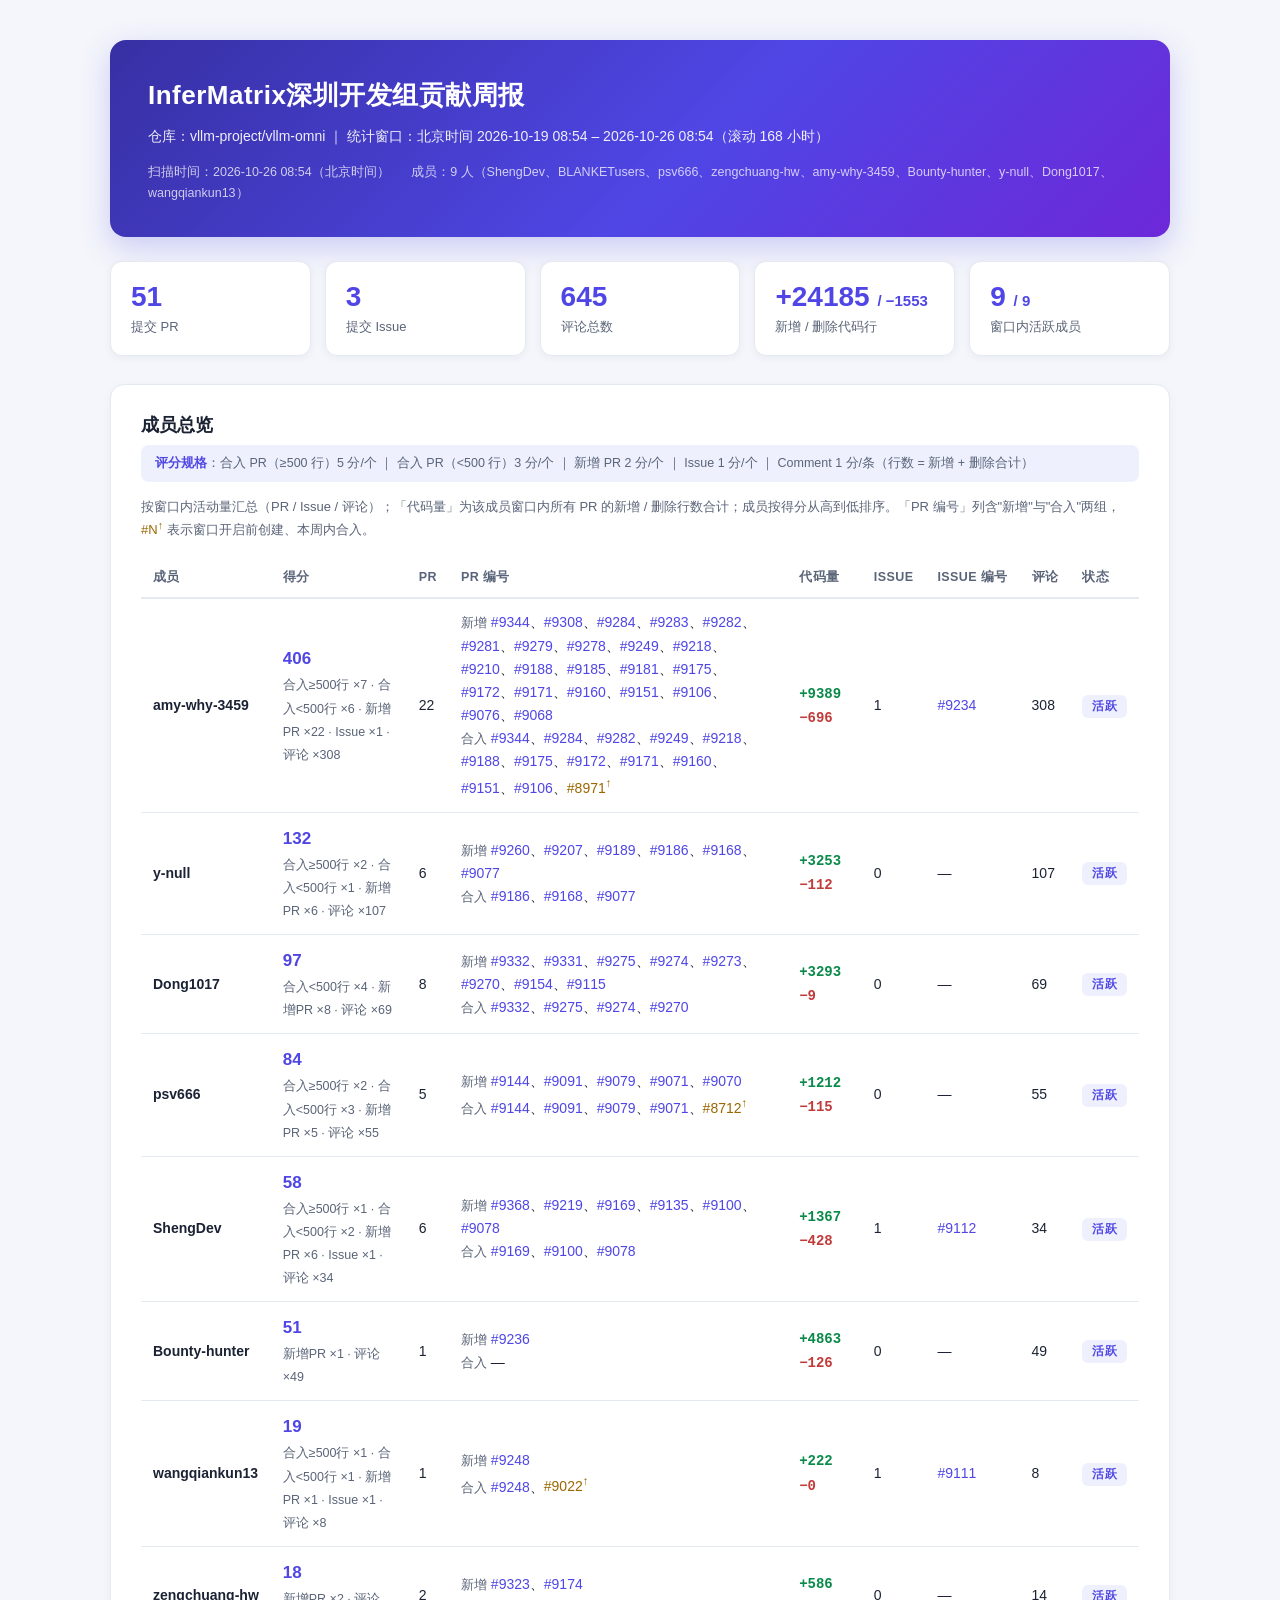
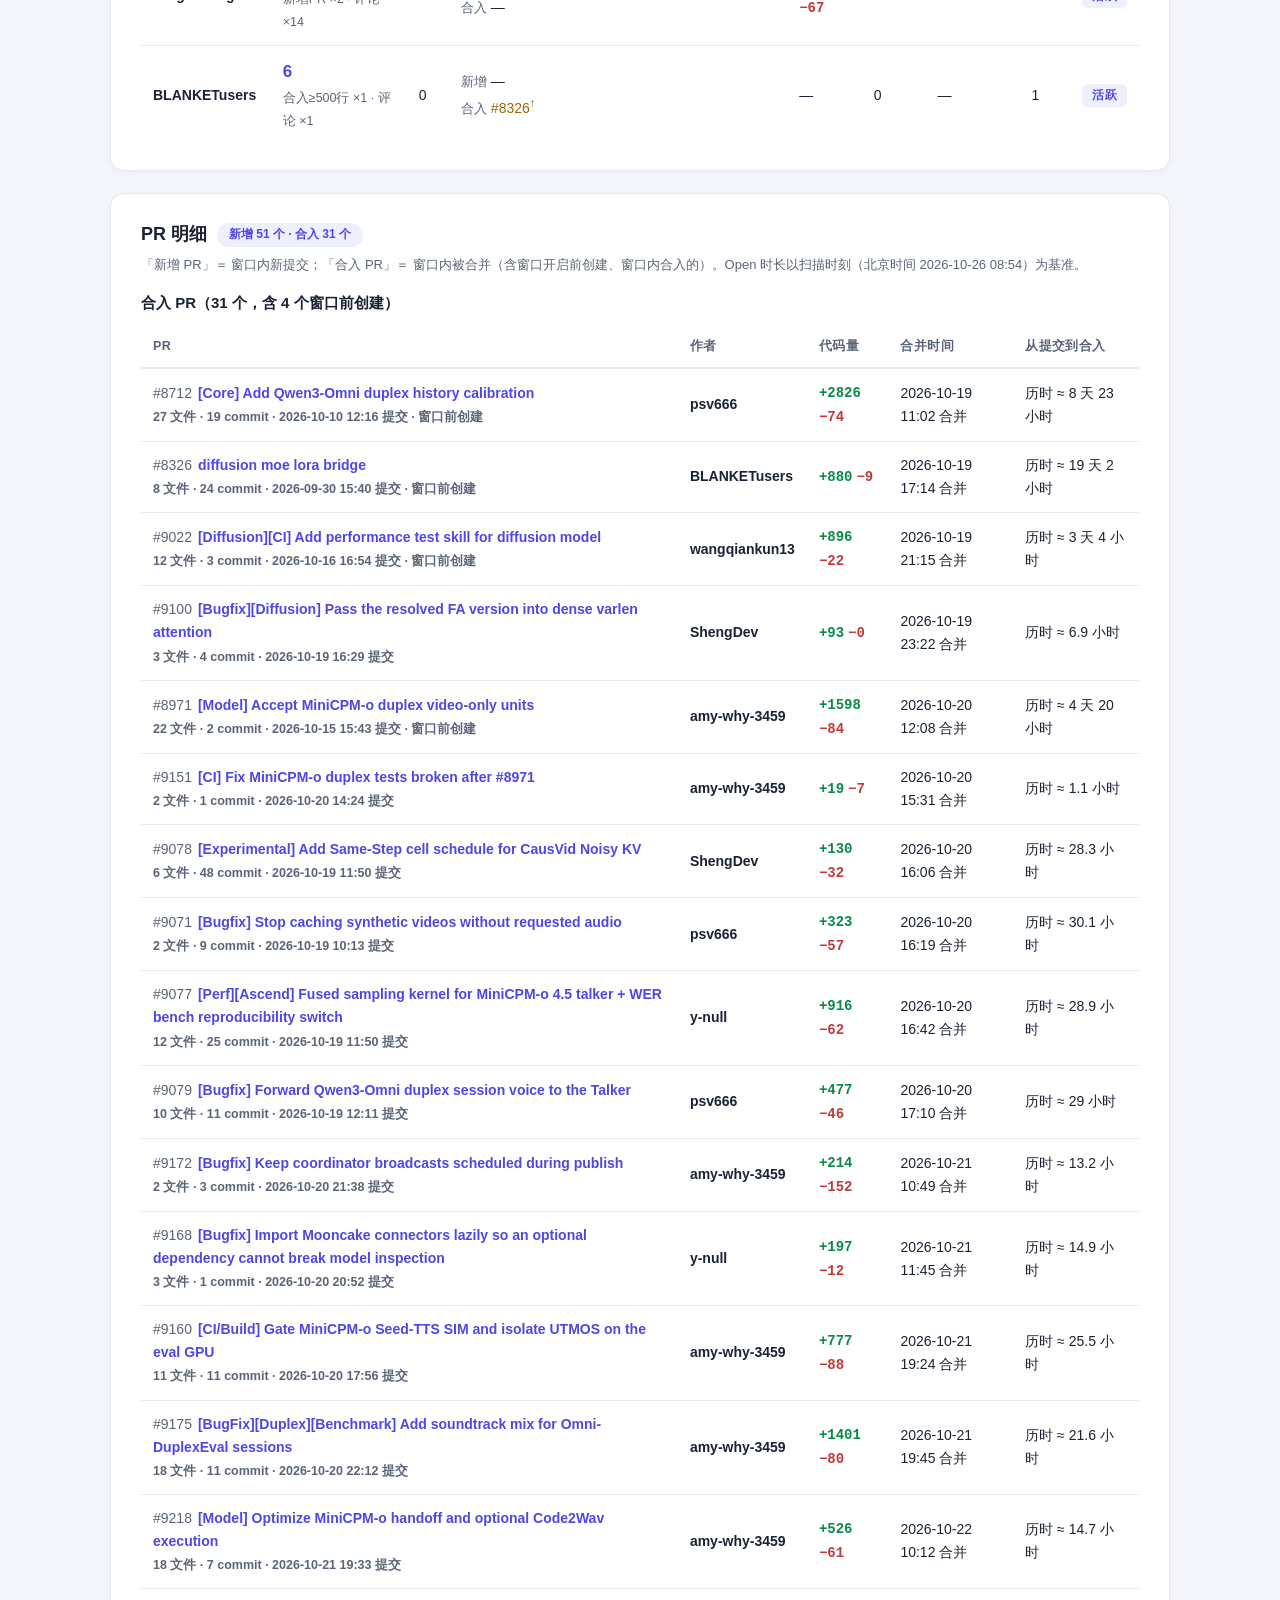
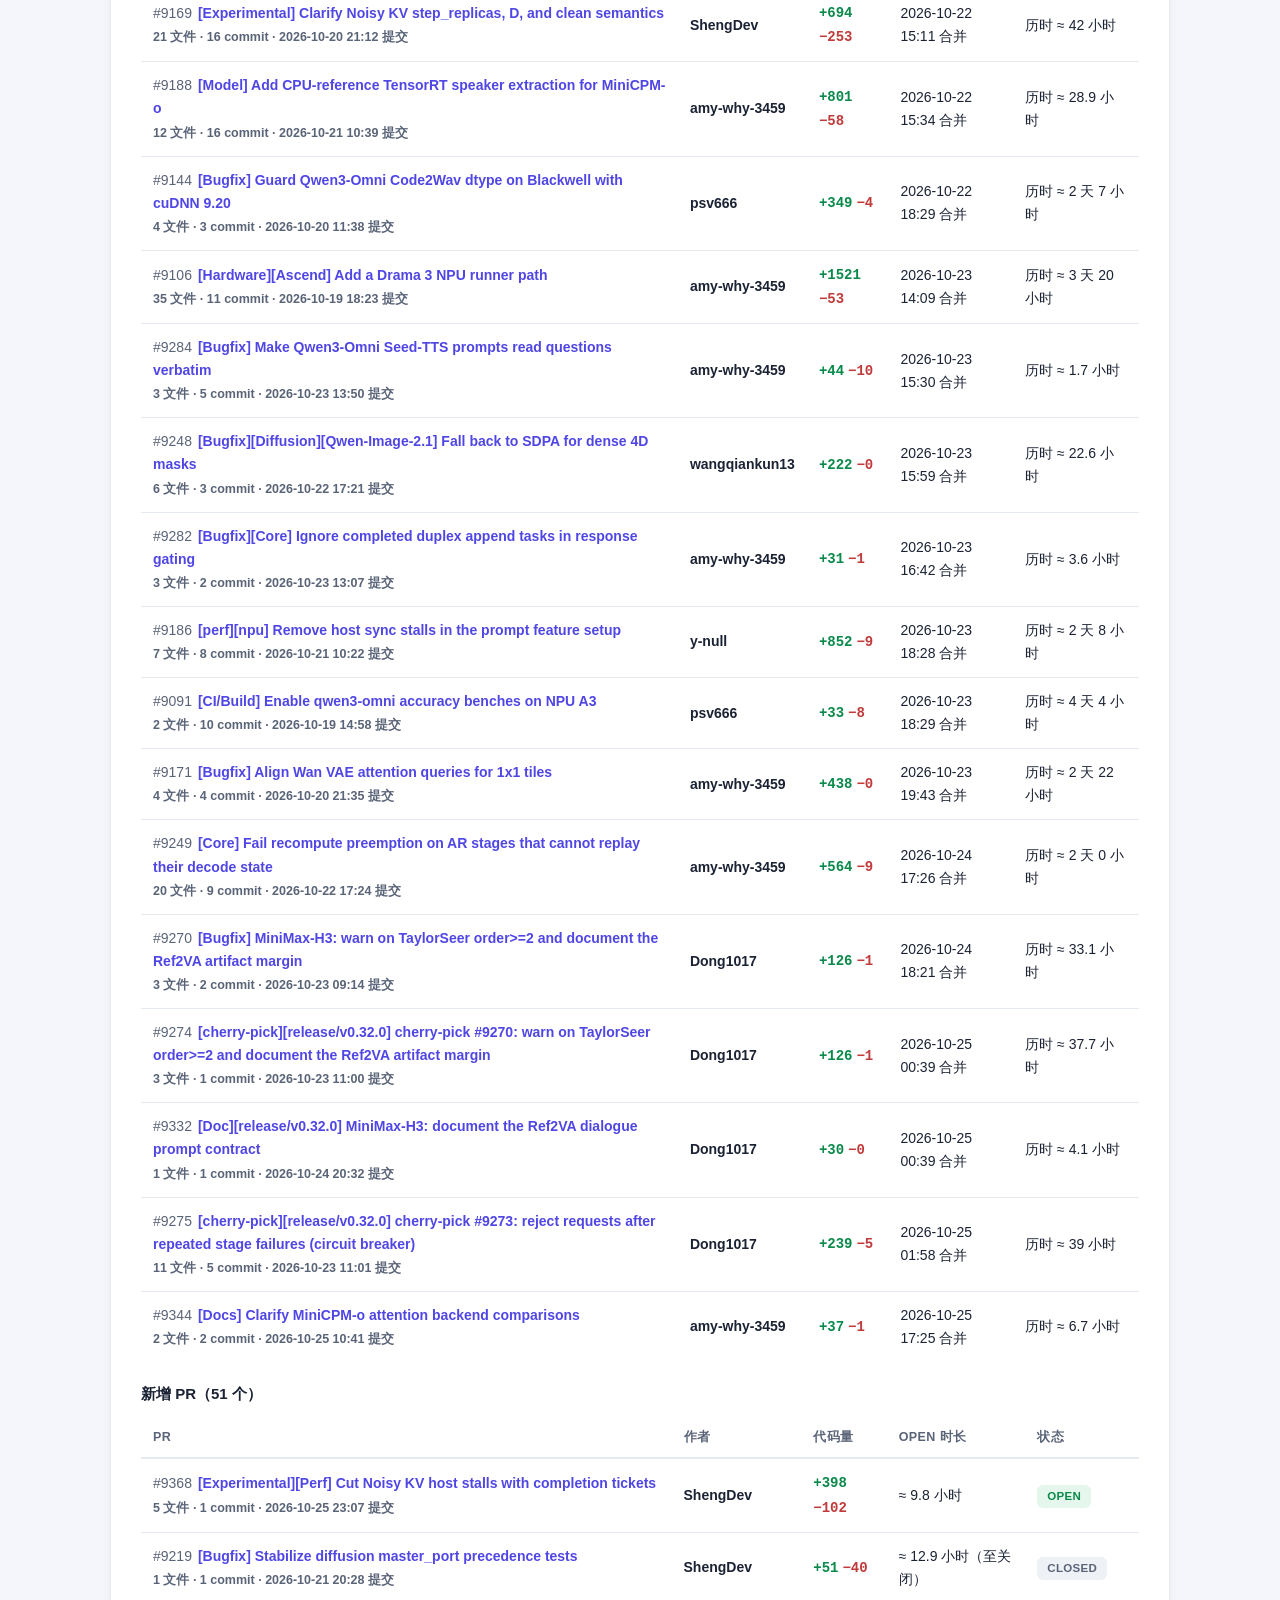
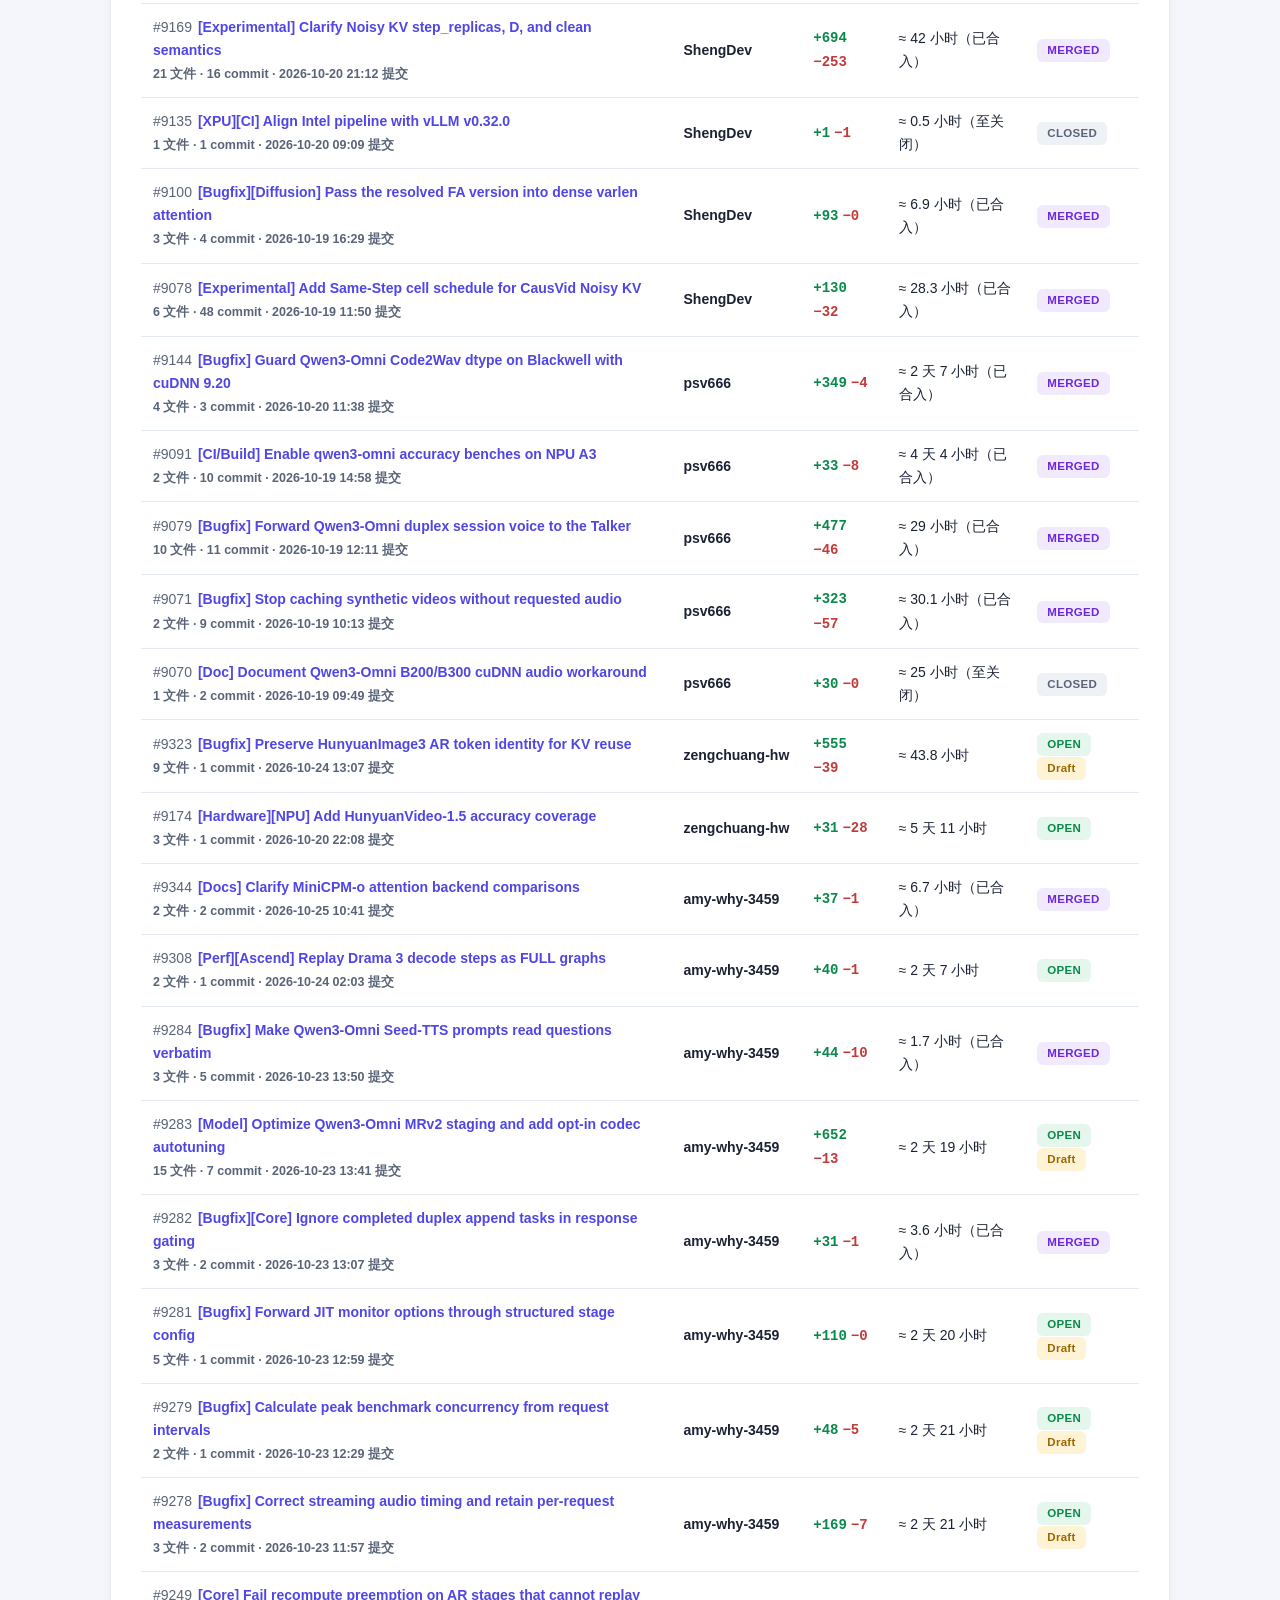
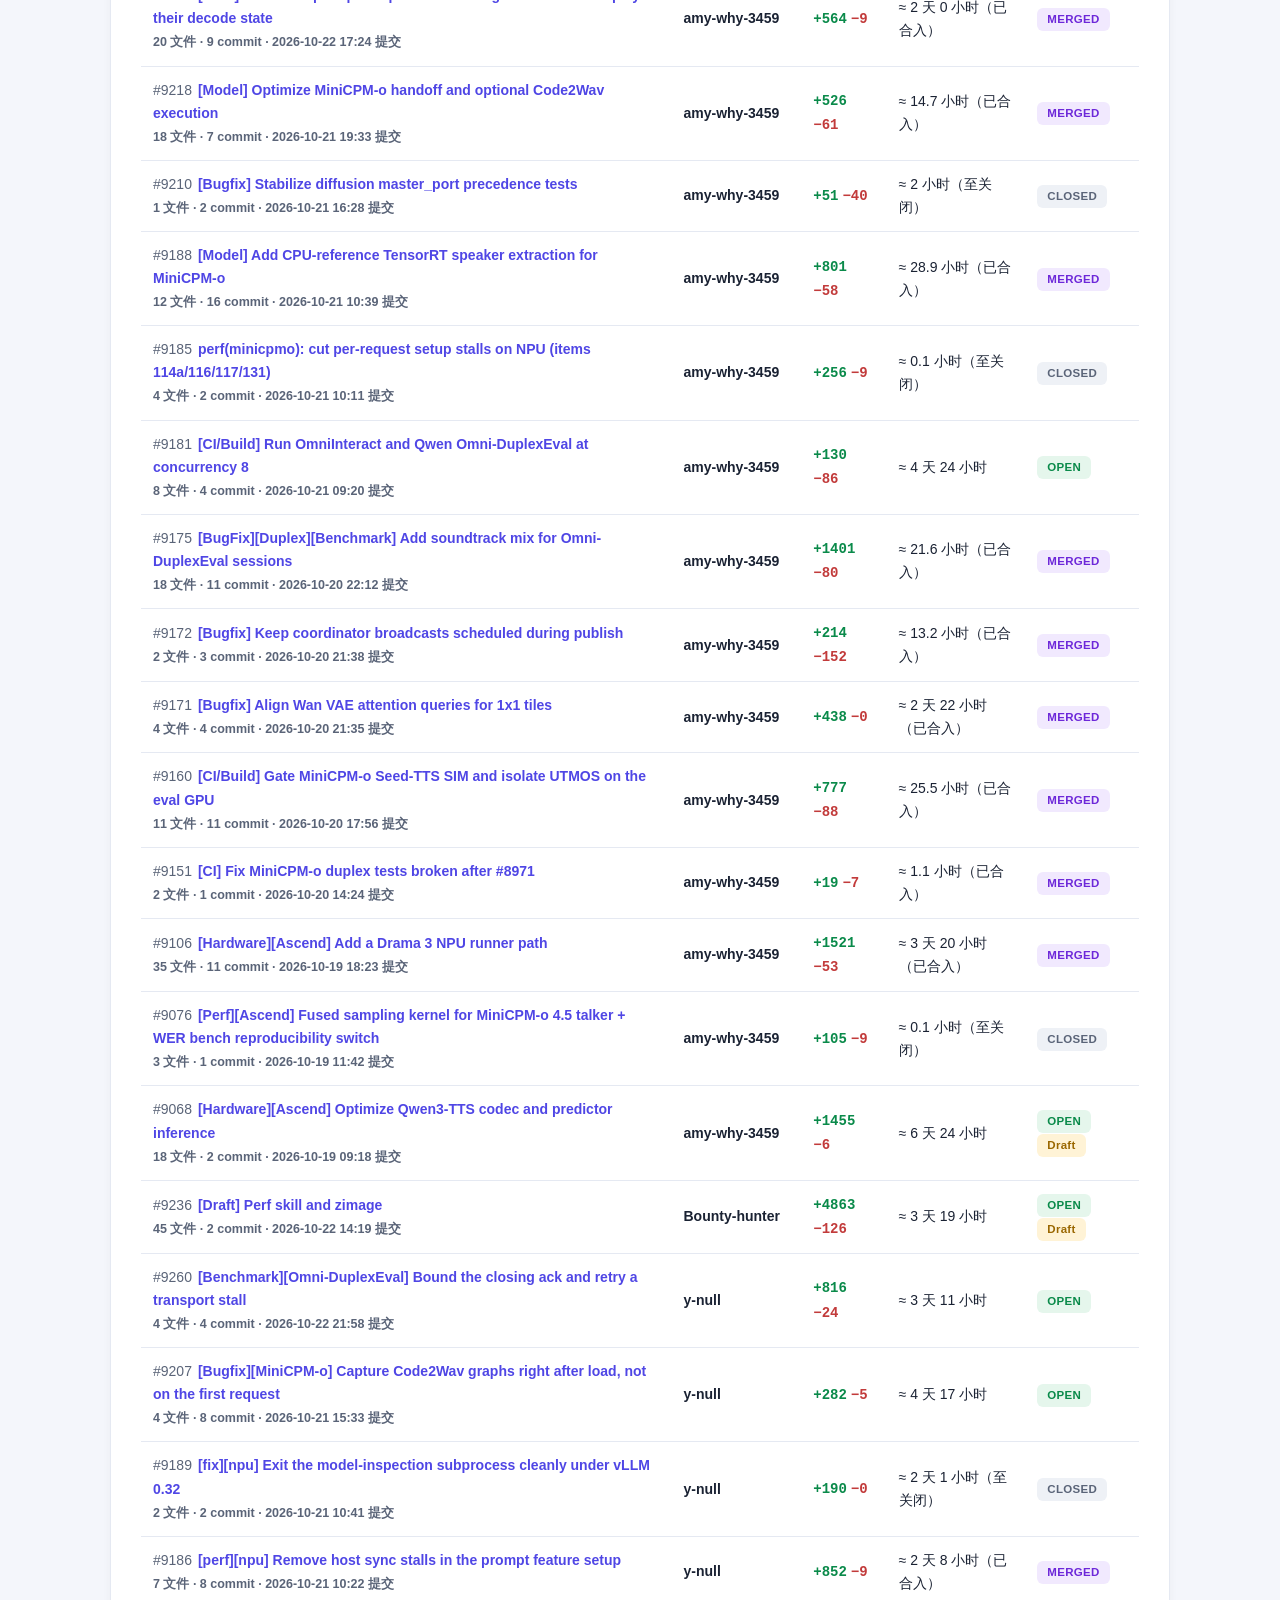
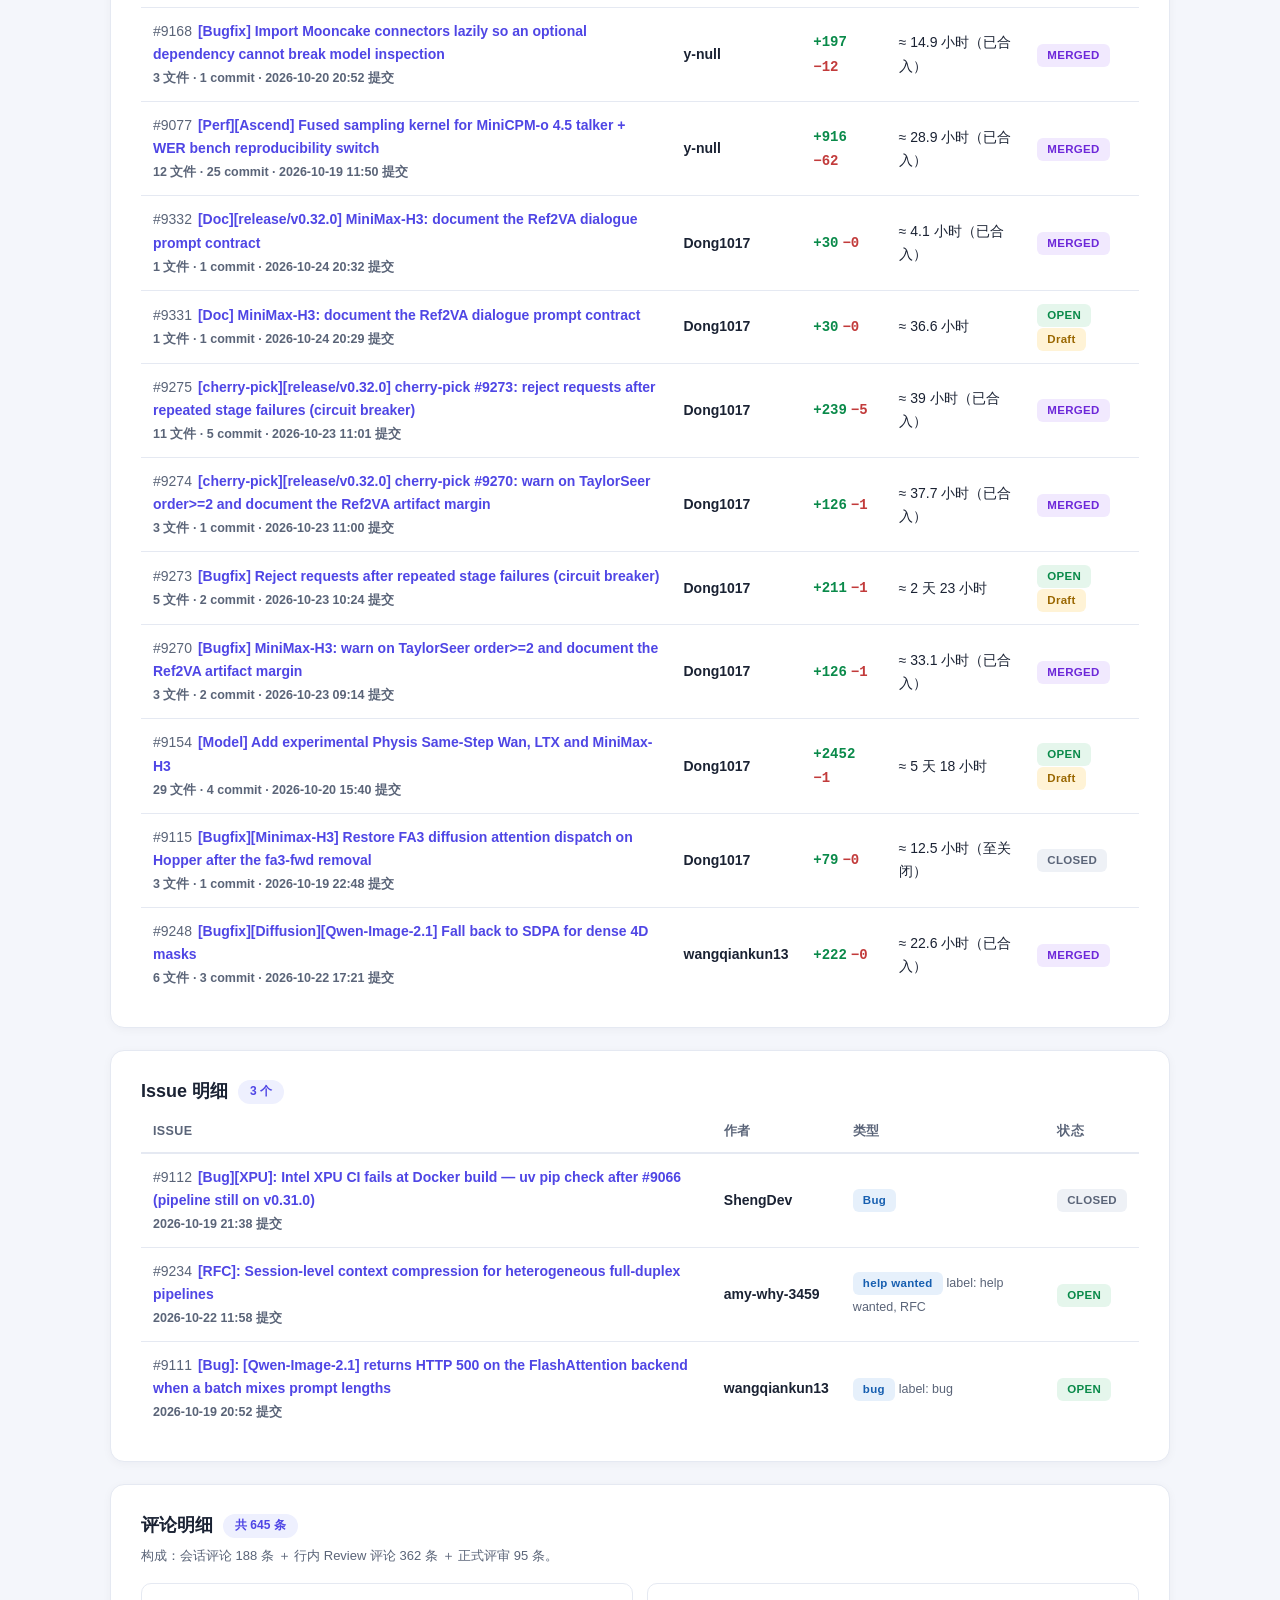
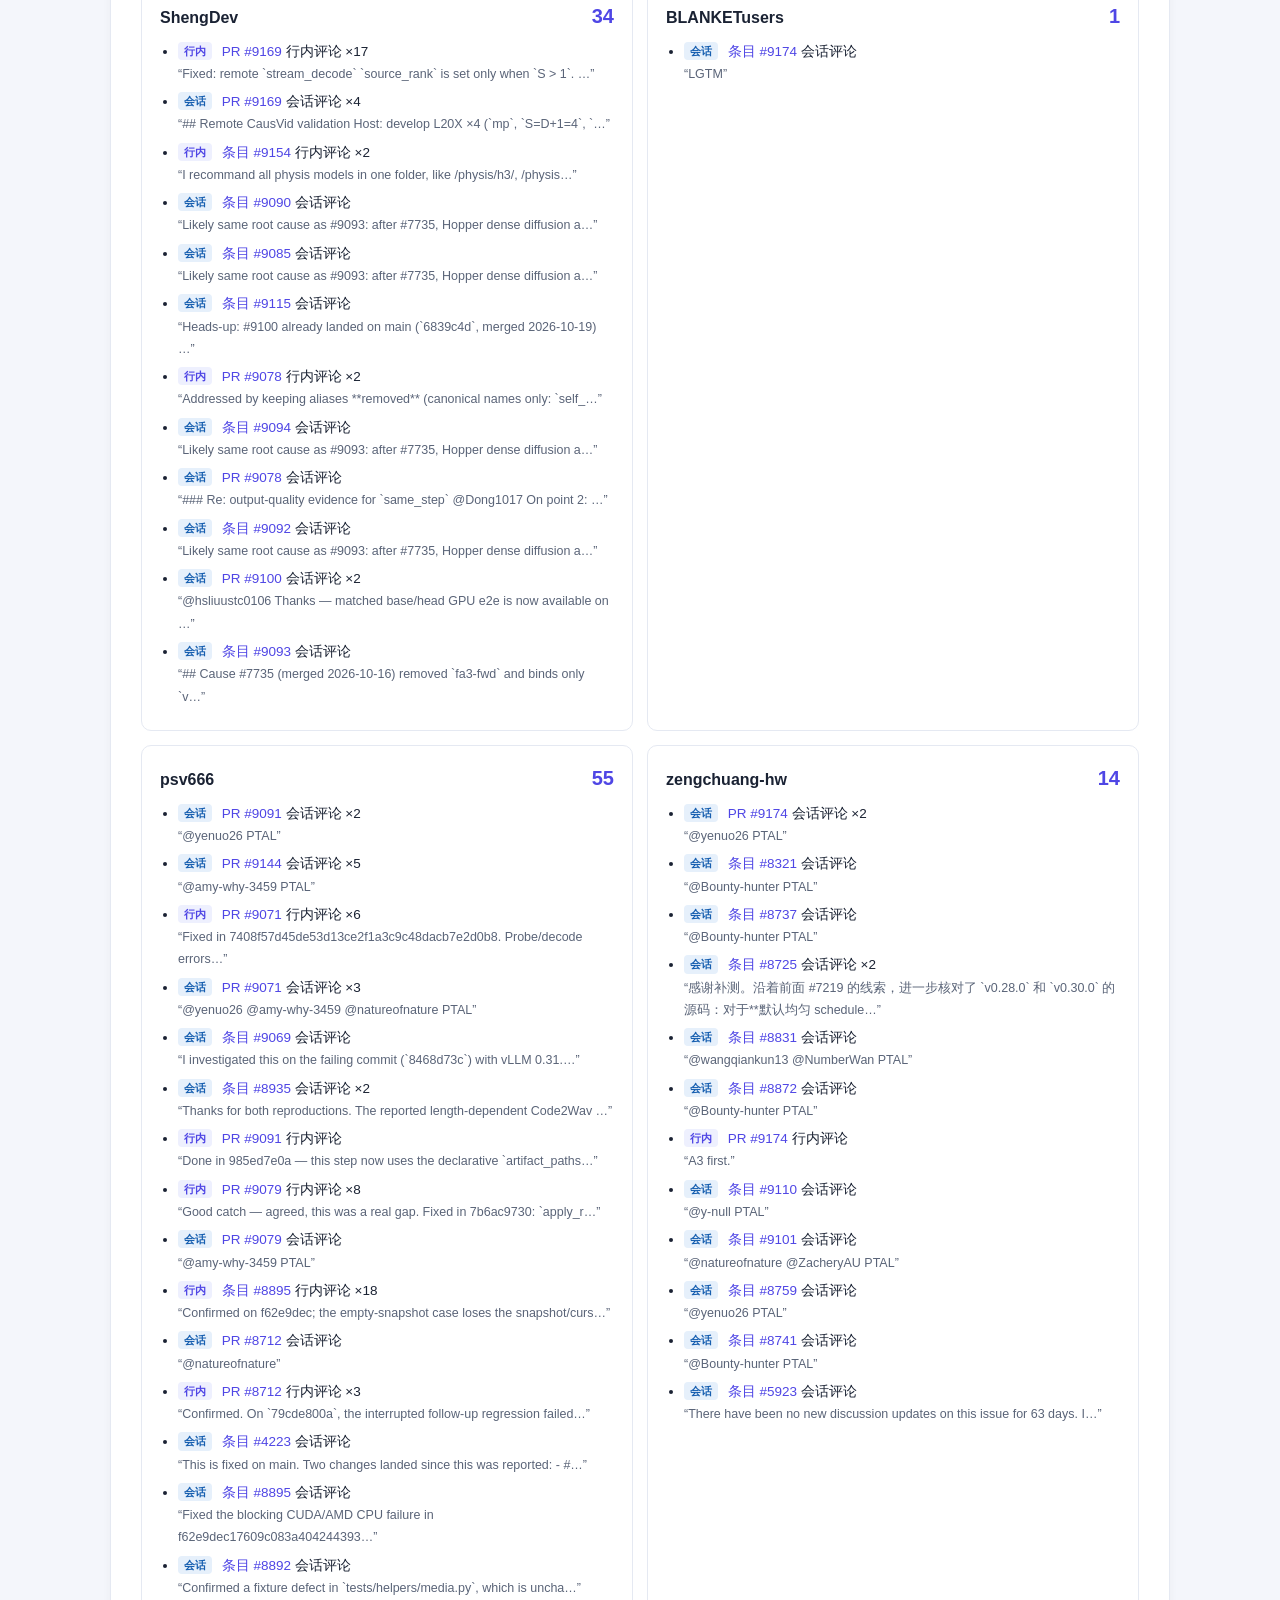
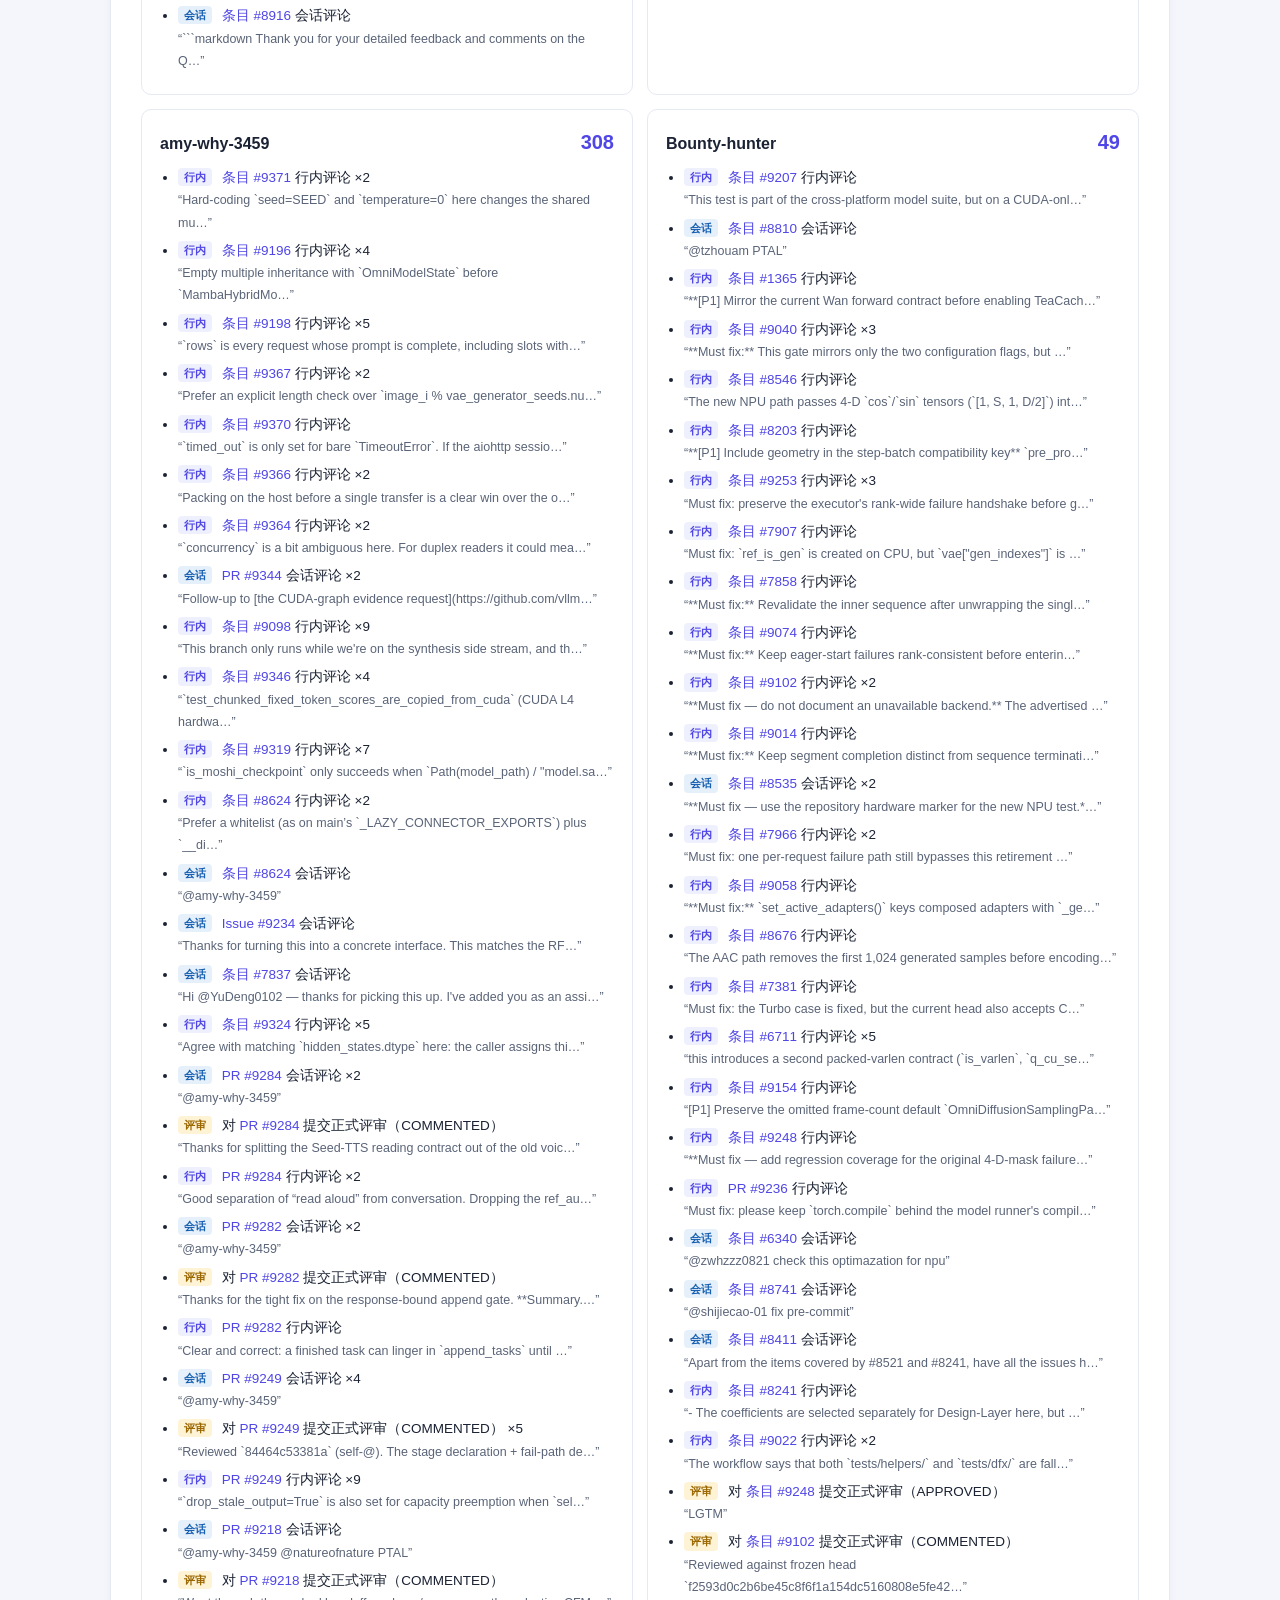
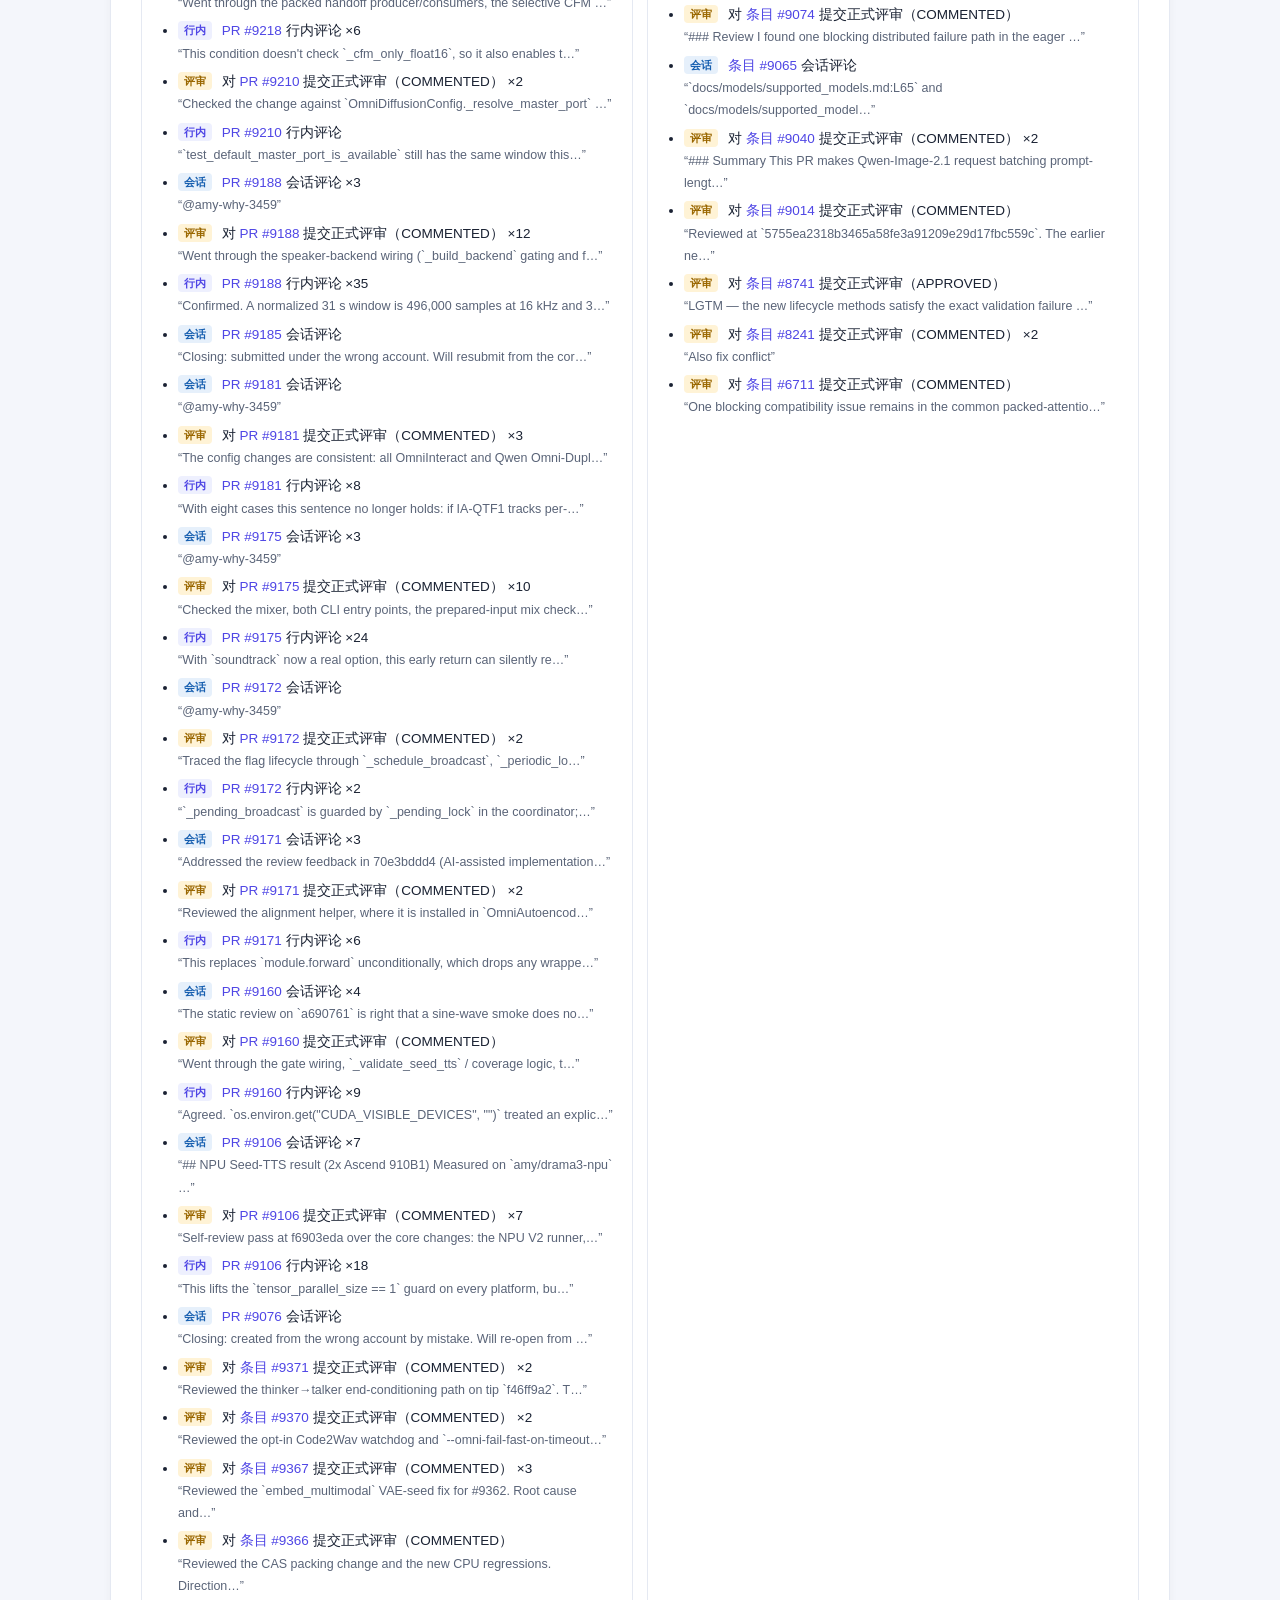
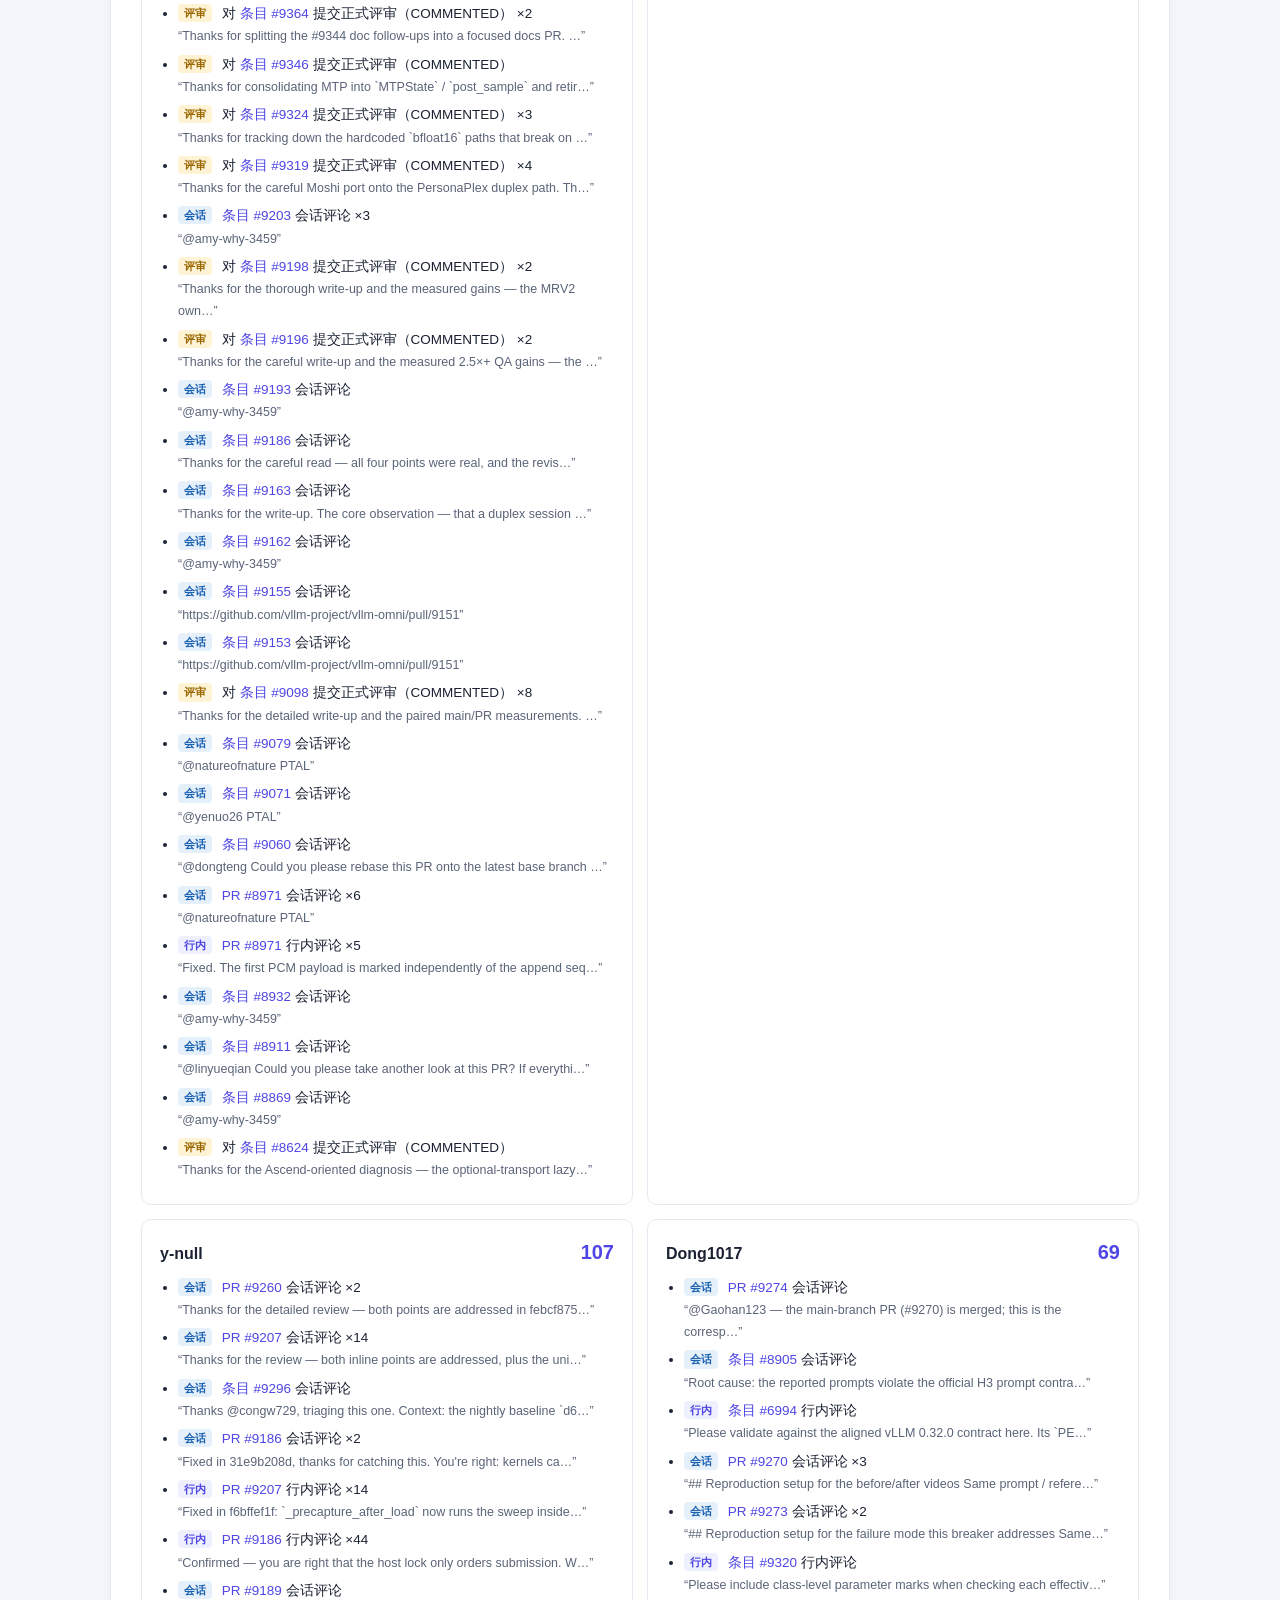
<file: reports/weekly-2026-10-26.html>
<!DOCTYPE html>
<html lang="zh-CN">
<head>
<meta charset="UTF-8">
<meta name="viewport" content="width=device-width, initial-scale=1.0">
<title>InferMatrix深圳开发组 · 贡献周报 · 2026-10-26</title>
<style>
  :root {
    --ink: #1a2233; --ink-soft: #5a6478; --line: #e5e9f2; --bg: #f4f6fb; --card: #ffffff;
    --accent: #4f46e5; --accent-soft: #eef0fe;
    --green: #0a8a4a; --green-bg: #e5f6ec; --red: #c23b3b; --red-bg: #fdecec;
    --amber: #9a6700; --amber-bg: #fff3d6; --blue: #175fb0; --blue-bg: #e6f0fb;
    --violet: #6d28d9; --violet-bg: #f1e9fe; --gray-bg: #eef1f6;
  }
  * { box-sizing: border-box; margin: 0; padding: 0; }
  body { font-family: -apple-system, "Segoe UI", Roboto, "PingFang SC", "Microsoft YaHei", "Noto Sans SC", sans-serif;
    background: var(--bg); color: var(--ink); line-height: 1.65; padding: 40px 20px 60px; }
  .page { max-width: 1060px; margin: 0 auto; }
  header.hero { background: linear-gradient(135deg, #3730a3 0%, #4f46e5 55%, #6d28d9 100%); color: #fff;
    border-radius: 16px; padding: 34px 38px; margin-bottom: 24px; box-shadow: 0 10px 30px rgba(79, 70, 229, .25); }
  header.hero h1 { font-size: 26px; font-weight: 700; letter-spacing: .5px; }
  header.hero .sub { margin-top: 8px; font-size: 14px; opacity: .92; }
  header.hero .meta { margin-top: 14px; font-size: 12.5px; opacity: .75; }
  header.hero .meta span { margin-right: 18px; }
  .stats { display: grid; grid-template-columns: repeat(5, 1fr); gap: 14px; margin-bottom: 28px; }
  .stat { background: var(--card); border-radius: 12px; padding: 18px 20px; border: 1px solid var(--line);
    box-shadow: 0 2px 8px rgba(26, 34, 51, .05); }
  .stat .num { font-size: 28px; font-weight: 800; color: var(--accent); line-height: 1.2; }
  .stat .lbl { font-size: 13px; color: var(--ink-soft); margin-top: 2px; }
  .stat .num small { font-size: 15px; font-weight: 600; }
  section { background: var(--card); border: 1px solid var(--line); border-radius: 14px; padding: 26px 30px;
    margin-bottom: 22px; box-shadow: 0 2px 10px rgba(26,34,51,.04); }
  h2 { font-size: 18px; font-weight: 700; margin-bottom: 4px; display: flex; align-items: center; gap: 10px; flex-wrap: wrap; }
  h2 .tag { font-size: 12px; font-weight: 600; color: var(--accent); background: var(--accent-soft); border-radius: 999px; padding: 2px 12px; }
  .h3 { font-size: 15px; font-weight: 700; margin: 20px 0 10px; }
  .h3:first-of-type { margin-top: 0; }
  .sec-desc { font-size: 13px; color: var(--ink-soft); margin-bottom: 16px; }
  table { width: 100%; border-collapse: collapse; font-size: 14px; }
  th { text-align: left; font-size: 12.5px; color: var(--ink-soft); font-weight: 600; text-transform: uppercase;
    letter-spacing: .4px; padding: 10px 12px; border-bottom: 2px solid var(--line); white-space: nowrap; }
  td { padding: 12px; border-bottom: 1px solid var(--line); vertical-align: middle; }
  tr:last-child td { border-bottom: none; }
  tr:hover td { background: #fafbfe; }
  a { color: var(--accent); text-decoration: none; }
  a:hover { text-decoration: underline; }
  .pr-title { font-weight: 600; }
  .pr-id { color: var(--ink-soft); font-weight: 500; margin-right: 6px; }
  .member { font-weight: 600; white-space: nowrap; }
  .codeadd { color: var(--green); font-weight: 700; font-family: Consolas, "Courier New", monospace; }
  .codedel { color: var(--red); font-weight: 700; font-family: Consolas, "Courier New", monospace; }
  .muted { color: var(--ink-soft); font-size: 12.5px; }
  .badge { display: inline-block; font-size: 11.5px; font-weight: 700; border-radius: 6px; padding: 2px 10px;
    letter-spacing: .3px; white-space: nowrap; }
  .b-open { color: var(--green); background: var(--green-bg); }
  .b-draft { color: var(--amber); background: var(--amber-bg); }
  .b-merged { color: var(--violet); background: var(--violet-bg); }
  .b-closed { color: var(--ink-soft); background: var(--gray-bg); }
  .b-perf { color: var(--blue); background: var(--blue-bg); }
  .b-idle { color: var(--ink-soft); background: var(--gray-bg); }
  .b-active { color: var(--accent); background: var(--accent-soft); }
  .cmt-grid { display: grid; grid-template-columns: 1fr 1fr; gap: 14px; }
  .cmt-card { border: 1px solid var(--line); border-radius: 10px; padding: 16px 18px; }
  .cmt-card .head { display: flex; justify-content: space-between; align-items: baseline; margin-bottom: 8px; }
  .cmt-card .who { font-weight: 700; }
  .cmt-card .count { font-size: 20px; font-weight: 800; color: var(--accent); }
  .cmt-card ul { margin-left: 18px; font-size: 13.5px; }
  .cmt-card li { margin-bottom: 6px; }
  .k { display: inline-block; font-size: 11px; font-weight: 700; border-radius: 4px; padding: 0 6px; margin-right: 6px; vertical-align: 1px; }
  .k1 { color: var(--blue); background: var(--blue-bg); }
  .k2 { color: var(--accent); background: var(--accent-soft); }
  .k3 { color: var(--amber); background: var(--amber-bg); }
  .rules { background: var(--accent-soft); border-radius: 8px; padding: 8px 14px; font-size: 12.5px; color: var(--ink-soft); margin-bottom: 14px; }
  .rules b { color: var(--accent); }
  .score { font-weight: 800; color: var(--accent); font-size: 17px; }
  .pr-pre { color: var(--amber); }
  .pr-pre sup { font-weight: 700; }
  .idle-grid { display: grid; grid-template-columns: repeat(3, 1fr); gap: 14px; }
  .idle-card { border: 1px dashed #cdd4e2; border-radius: 10px; padding: 16px 18px; }
  .idle-card .who { font-weight: 700; margin-bottom: 6px; }
  .idle-card p { font-size: 13px; color: var(--ink-soft); }
  .method { font-size: 13px; color: var(--ink-soft); }
  .method li { margin-bottom: 6px; margin-left: 18px; }
  footer { text-align: center; font-size: 12px; color: var(--ink-soft); margin-top: 10px; }
  @media (max-width: 860px) { .stats { grid-template-columns: repeat(2, 1fr); } .cmt-grid, .idle-grid { grid-template-columns: 1fr; } section { padding: 20px 18px; } .table-wrap { overflow-x: auto; } }
  @media print { body { background: #fff; padding: 0; } section, .stat, header.hero { box-shadow: none; } }
</style>
</head>
<body>
<div class="page">

  <header class="hero">
    <h1>InferMatrix深圳开发组贡献周报</h1>
    <div class="sub">仓库：vllm-project/vllm-omni ｜ 统计窗口：北京时间 2026-10-19 08:54 – 2026-10-26 08:54（滚动 168 小时）</div>
    <div class="meta">
      <span>扫描时间：2026-10-26 08:54（北京时间）</span>
      <span>成员：9 人（ShengDev、BLANKETusers、psv666、zengchuang-hw、amy-why-3459、Bounty-hunter、y-null、Dong1017、wangqiankun13）</span>
    </div>
  </header>

  <div class="stats">
    <div class="stat"><div class="num">51</div><div class="lbl">提交 PR</div></div>
    <div class="stat"><div class="num">3</div><div class="lbl">提交 Issue</div></div>
    <div class="stat"><div class="num">645</div><div class="lbl">评论总数</div></div>
    <div class="stat"><div class="num">+24185 <small>/ −1553</small></div><div class="lbl">新增 / 删除代码行</div></div>
    <div class="stat"><div class="num">9 <small>/ 9</small></div><div class="lbl">窗口内活跃成员</div></div>
  </div>

  <section>
    <h2>成员总览</h2>
    <div class="rules"><b>评分规格</b>：合入 PR（≥500 行）5 分/个 ｜ 合入 PR（&lt;500 行）3 分/个 ｜ 新增 PR 2 分/个 ｜ Issue 1 分/个 ｜ Comment 1 分/条（行数 = 新增 + 删除合计）</div>
    <div class="sec-desc">按窗口内活动量汇总（PR / Issue / 评论）；「代码量」为该成员窗口内所有 PR 的新增 / 删除行数合计；成员按得分从高到低排序。「PR 编号」列含"新增"与"合入"两组，<span class="pr-pre">#N<sup>↑</sup></span> 表示窗口开启前创建、本周内合入。</div>
    <div class="table-wrap">
    <table>
      <thead><tr><th>成员</th><th>得分</th><th>PR</th><th>PR 编号</th><th>代码量</th><th>Issue</th><th>Issue 编号</th><th>评论</th><th>状态</th></tr></thead>
      <tbody>
        <tr><td class="member">amy-why-3459</td><td><span class="score">406</span><br><span class="muted">合入≥500行 ×7 · 合入<500行 ×6 · 新增PR ×22 · Issue ×1 · 评论 ×308</span></td><td>22</td><td><span class="muted">新增</span> <a href="https://github.com/vllm-project/vllm-omni/pull/9344" target="_blank">#9344</a>、<a href="https://github.com/vllm-project/vllm-omni/pull/9308" target="_blank">#9308</a>、<a href="https://github.com/vllm-project/vllm-omni/pull/9284" target="_blank">#9284</a>、<a href="https://github.com/vllm-project/vllm-omni/pull/9283" target="_blank">#9283</a>、<a href="https://github.com/vllm-project/vllm-omni/pull/9282" target="_blank">#9282</a>、<a href="https://github.com/vllm-project/vllm-omni/pull/9281" target="_blank">#9281</a>、<a href="https://github.com/vllm-project/vllm-omni/pull/9279" target="_blank">#9279</a>、<a href="https://github.com/vllm-project/vllm-omni/pull/9278" target="_blank">#9278</a>、<a href="https://github.com/vllm-project/vllm-omni/pull/9249" target="_blank">#9249</a>、<a href="https://github.com/vllm-project/vllm-omni/pull/9218" target="_blank">#9218</a>、<a href="https://github.com/vllm-project/vllm-omni/pull/9210" target="_blank">#9210</a>、<a href="https://github.com/vllm-project/vllm-omni/pull/9188" target="_blank">#9188</a>、<a href="https://github.com/vllm-project/vllm-omni/pull/9185" target="_blank">#9185</a>、<a href="https://github.com/vllm-project/vllm-omni/pull/9181" target="_blank">#9181</a>、<a href="https://github.com/vllm-project/vllm-omni/pull/9175" target="_blank">#9175</a>、<a href="https://github.com/vllm-project/vllm-omni/pull/9172" target="_blank">#9172</a>、<a href="https://github.com/vllm-project/vllm-omni/pull/9171" target="_blank">#9171</a>、<a href="https://github.com/vllm-project/vllm-omni/pull/9160" target="_blank">#9160</a>、<a href="https://github.com/vllm-project/vllm-omni/pull/9151" target="_blank">#9151</a>、<a href="https://github.com/vllm-project/vllm-omni/pull/9106" target="_blank">#9106</a>、<a href="https://github.com/vllm-project/vllm-omni/pull/9076" target="_blank">#9076</a>、<a href="https://github.com/vllm-project/vllm-omni/pull/9068" target="_blank">#9068</a><br><span class="muted">合入</span> <a href="https://github.com/vllm-project/vllm-omni/pull/9344" target="_blank" class="">#9344</a>、<a href="https://github.com/vllm-project/vllm-omni/pull/9284" target="_blank" class="">#9284</a>、<a href="https://github.com/vllm-project/vllm-omni/pull/9282" target="_blank" class="">#9282</a>、<a href="https://github.com/vllm-project/vllm-omni/pull/9249" target="_blank" class="">#9249</a>、<a href="https://github.com/vllm-project/vllm-omni/pull/9218" target="_blank" class="">#9218</a>、<a href="https://github.com/vllm-project/vllm-omni/pull/9188" target="_blank" class="">#9188</a>、<a href="https://github.com/vllm-project/vllm-omni/pull/9175" target="_blank" class="">#9175</a>、<a href="https://github.com/vllm-project/vllm-omni/pull/9172" target="_blank" class="">#9172</a>、<a href="https://github.com/vllm-project/vllm-omni/pull/9171" target="_blank" class="">#9171</a>、<a href="https://github.com/vllm-project/vllm-omni/pull/9160" target="_blank" class="">#9160</a>、<a href="https://github.com/vllm-project/vllm-omni/pull/9151" target="_blank" class="">#9151</a>、<a href="https://github.com/vllm-project/vllm-omni/pull/9106" target="_blank" class="">#9106</a>、<a href="https://github.com/vllm-project/vllm-omni/pull/8971" target="_blank" class="pr-pre">#8971<sup>↑</sup></a></td><td><span class="codeadd">+9389</span> <span class="codedel">−696</span></td><td>1</td><td><a href="https://github.com/vllm-project/vllm-omni/issues/9234" target="_blank">#9234</a></td><td>308</td><td><span class="badge b-active">活跃</span></td></tr>
        <tr><td class="member">y-null</td><td><span class="score">132</span><br><span class="muted">合入≥500行 ×2 · 合入<500行 ×1 · 新增PR ×6 · 评论 ×107</span></td><td>6</td><td><span class="muted">新增</span> <a href="https://github.com/vllm-project/vllm-omni/pull/9260" target="_blank">#9260</a>、<a href="https://github.com/vllm-project/vllm-omni/pull/9207" target="_blank">#9207</a>、<a href="https://github.com/vllm-project/vllm-omni/pull/9189" target="_blank">#9189</a>、<a href="https://github.com/vllm-project/vllm-omni/pull/9186" target="_blank">#9186</a>、<a href="https://github.com/vllm-project/vllm-omni/pull/9168" target="_blank">#9168</a>、<a href="https://github.com/vllm-project/vllm-omni/pull/9077" target="_blank">#9077</a><br><span class="muted">合入</span> <a href="https://github.com/vllm-project/vllm-omni/pull/9186" target="_blank" class="">#9186</a>、<a href="https://github.com/vllm-project/vllm-omni/pull/9168" target="_blank" class="">#9168</a>、<a href="https://github.com/vllm-project/vllm-omni/pull/9077" target="_blank" class="">#9077</a></td><td><span class="codeadd">+3253</span> <span class="codedel">−112</span></td><td>0</td><td>—</td><td>107</td><td><span class="badge b-active">活跃</span></td></tr>
        <tr><td class="member">Dong1017</td><td><span class="score">97</span><br><span class="muted">合入<500行 ×4 · 新增PR ×8 · 评论 ×69</span></td><td>8</td><td><span class="muted">新增</span> <a href="https://github.com/vllm-project/vllm-omni/pull/9332" target="_blank">#9332</a>、<a href="https://github.com/vllm-project/vllm-omni/pull/9331" target="_blank">#9331</a>、<a href="https://github.com/vllm-project/vllm-omni/pull/9275" target="_blank">#9275</a>、<a href="https://github.com/vllm-project/vllm-omni/pull/9274" target="_blank">#9274</a>、<a href="https://github.com/vllm-project/vllm-omni/pull/9273" target="_blank">#9273</a>、<a href="https://github.com/vllm-project/vllm-omni/pull/9270" target="_blank">#9270</a>、<a href="https://github.com/vllm-project/vllm-omni/pull/9154" target="_blank">#9154</a>、<a href="https://github.com/vllm-project/vllm-omni/pull/9115" target="_blank">#9115</a><br><span class="muted">合入</span> <a href="https://github.com/vllm-project/vllm-omni/pull/9332" target="_blank" class="">#9332</a>、<a href="https://github.com/vllm-project/vllm-omni/pull/9275" target="_blank" class="">#9275</a>、<a href="https://github.com/vllm-project/vllm-omni/pull/9274" target="_blank" class="">#9274</a>、<a href="https://github.com/vllm-project/vllm-omni/pull/9270" target="_blank" class="">#9270</a></td><td><span class="codeadd">+3293</span> <span class="codedel">−9</span></td><td>0</td><td>—</td><td>69</td><td><span class="badge b-active">活跃</span></td></tr>
        <tr><td class="member">psv666</td><td><span class="score">84</span><br><span class="muted">合入≥500行 ×2 · 合入<500行 ×3 · 新增PR ×5 · 评论 ×55</span></td><td>5</td><td><span class="muted">新增</span> <a href="https://github.com/vllm-project/vllm-omni/pull/9144" target="_blank">#9144</a>、<a href="https://github.com/vllm-project/vllm-omni/pull/9091" target="_blank">#9091</a>、<a href="https://github.com/vllm-project/vllm-omni/pull/9079" target="_blank">#9079</a>、<a href="https://github.com/vllm-project/vllm-omni/pull/9071" target="_blank">#9071</a>、<a href="https://github.com/vllm-project/vllm-omni/pull/9070" target="_blank">#9070</a><br><span class="muted">合入</span> <a href="https://github.com/vllm-project/vllm-omni/pull/9144" target="_blank" class="">#9144</a>、<a href="https://github.com/vllm-project/vllm-omni/pull/9091" target="_blank" class="">#9091</a>、<a href="https://github.com/vllm-project/vllm-omni/pull/9079" target="_blank" class="">#9079</a>、<a href="https://github.com/vllm-project/vllm-omni/pull/9071" target="_blank" class="">#9071</a>、<a href="https://github.com/vllm-project/vllm-omni/pull/8712" target="_blank" class="pr-pre">#8712<sup>↑</sup></a></td><td><span class="codeadd">+1212</span> <span class="codedel">−115</span></td><td>0</td><td>—</td><td>55</td><td><span class="badge b-active">活跃</span></td></tr>
        <tr><td class="member">ShengDev</td><td><span class="score">58</span><br><span class="muted">合入≥500行 ×1 · 合入<500行 ×2 · 新增PR ×6 · Issue ×1 · 评论 ×34</span></td><td>6</td><td><span class="muted">新增</span> <a href="https://github.com/vllm-project/vllm-omni/pull/9368" target="_blank">#9368</a>、<a href="https://github.com/vllm-project/vllm-omni/pull/9219" target="_blank">#9219</a>、<a href="https://github.com/vllm-project/vllm-omni/pull/9169" target="_blank">#9169</a>、<a href="https://github.com/vllm-project/vllm-omni/pull/9135" target="_blank">#9135</a>、<a href="https://github.com/vllm-project/vllm-omni/pull/9100" target="_blank">#9100</a>、<a href="https://github.com/vllm-project/vllm-omni/pull/9078" target="_blank">#9078</a><br><span class="muted">合入</span> <a href="https://github.com/vllm-project/vllm-omni/pull/9169" target="_blank" class="">#9169</a>、<a href="https://github.com/vllm-project/vllm-omni/pull/9100" target="_blank" class="">#9100</a>、<a href="https://github.com/vllm-project/vllm-omni/pull/9078" target="_blank" class="">#9078</a></td><td><span class="codeadd">+1367</span> <span class="codedel">−428</span></td><td>1</td><td><a href="https://github.com/vllm-project/vllm-omni/issues/9112" target="_blank">#9112</a></td><td>34</td><td><span class="badge b-active">活跃</span></td></tr>
        <tr><td class="member">Bounty-hunter</td><td><span class="score">51</span><br><span class="muted">新增PR ×1 · 评论 ×49</span></td><td>1</td><td><span class="muted">新增</span> <a href="https://github.com/vllm-project/vllm-omni/pull/9236" target="_blank">#9236</a><br><span class="muted">合入</span> —</td><td><span class="codeadd">+4863</span> <span class="codedel">−126</span></td><td>0</td><td>—</td><td>49</td><td><span class="badge b-active">活跃</span></td></tr>
        <tr><td class="member">wangqiankun13</td><td><span class="score">19</span><br><span class="muted">合入≥500行 ×1 · 合入<500行 ×1 · 新增PR ×1 · Issue ×1 · 评论 ×8</span></td><td>1</td><td><span class="muted">新增</span> <a href="https://github.com/vllm-project/vllm-omni/pull/9248" target="_blank">#9248</a><br><span class="muted">合入</span> <a href="https://github.com/vllm-project/vllm-omni/pull/9248" target="_blank" class="">#9248</a>、<a href="https://github.com/vllm-project/vllm-omni/pull/9022" target="_blank" class="pr-pre">#9022<sup>↑</sup></a></td><td><span class="codeadd">+222</span> <span class="codedel">−0</span></td><td>1</td><td><a href="https://github.com/vllm-project/vllm-omni/issues/9111" target="_blank">#9111</a></td><td>8</td><td><span class="badge b-active">活跃</span></td></tr>
        <tr><td class="member">zengchuang-hw</td><td><span class="score">18</span><br><span class="muted">新增PR ×2 · 评论 ×14</span></td><td>2</td><td><span class="muted">新增</span> <a href="https://github.com/vllm-project/vllm-omni/pull/9323" target="_blank">#9323</a>、<a href="https://github.com/vllm-project/vllm-omni/pull/9174" target="_blank">#9174</a><br><span class="muted">合入</span> —</td><td><span class="codeadd">+586</span> <span class="codedel">−67</span></td><td>0</td><td>—</td><td>14</td><td><span class="badge b-active">活跃</span></td></tr>
        <tr><td class="member">BLANKETusers</td><td><span class="score">6</span><br><span class="muted">合入≥500行 ×1 · 评论 ×1</span></td><td>0</td><td><span class="muted">新增</span> —<br><span class="muted">合入</span> <a href="https://github.com/vllm-project/vllm-omni/pull/8326" target="_blank" class="pr-pre">#8326<sup>↑</sup></a></td><td>—</td><td>0</td><td>—</td><td>1</td><td><span class="badge b-active">活跃</span></td></tr>
      </tbody>
    </table>
    </div>
  </section>

  <section>
    <h2>PR 明细 <span class="tag">新增 51 个 · 合入 31 个</span></h2>
    <div class="sec-desc">「新增 PR」＝ 窗口内新提交；「合入 PR」＝ 窗口内被合并（含窗口开启前创建、窗口内合入的）。Open 时长以扫描时刻（北京时间 2026-10-26 08:54）为基准。</div>
    <h3 class="h3">合入 PR（31 个，含 4 个窗口前创建）</h3>
    <div class="table-wrap"><table>
      <thead><tr><th>PR</th><th>作者</th><th>代码量</th><th>合并时间</th><th>从提交到合入</th></tr></thead>
      <tbody><tr>
          <td class="pr-title"><span class="pr-id">#8712</span><a href="https://github.com/vllm-project/vllm-omni/pull/8712" target="_blank">[Core] Add Qwen3-Omni duplex history calibration</a><br><span class="muted">27 文件 · 19 commit · 2026-10-10 12:16 提交 · 窗口前创建</span></td>
          <td class="member">psv666</td>
          <td><span class="codeadd">+2826</span> <span class="codedel">−74</span></td>
          <td>2026-10-19 11:02 合并</td>
          <td>历时 ≈ 8 天 23 小时</td>
        </tr>
        <tr>
          <td class="pr-title"><span class="pr-id">#8326</span><a href="https://github.com/vllm-project/vllm-omni/pull/8326" target="_blank">diffusion moe lora bridge</a><br><span class="muted">8 文件 · 24 commit · 2026-09-30 15:40 提交 · 窗口前创建</span></td>
          <td class="member">BLANKETusers</td>
          <td><span class="codeadd">+880</span> <span class="codedel">−9</span></td>
          <td>2026-10-19 17:14 合并</td>
          <td>历时 ≈ 19 天 2 小时</td>
        </tr>
        <tr>
          <td class="pr-title"><span class="pr-id">#9022</span><a href="https://github.com/vllm-project/vllm-omni/pull/9022" target="_blank">[Diffusion][CI] Add performance test skill for diffusion model</a><br><span class="muted">12 文件 · 3 commit · 2026-10-16 16:54 提交 · 窗口前创建</span></td>
          <td class="member">wangqiankun13</td>
          <td><span class="codeadd">+896</span> <span class="codedel">−22</span></td>
          <td>2026-10-19 21:15 合并</td>
          <td>历时 ≈ 3 天 4 小时</td>
        </tr>
        <tr>
          <td class="pr-title"><span class="pr-id">#9100</span><a href="https://github.com/vllm-project/vllm-omni/pull/9100" target="_blank">[Bugfix][Diffusion] Pass the resolved FA version into dense varlen attention</a><br><span class="muted">3 文件 · 4 commit · 2026-10-19 16:29 提交</span></td>
          <td class="member">ShengDev</td>
          <td><span class="codeadd">+93</span> <span class="codedel">−0</span></td>
          <td>2026-10-19 23:22 合并</td>
          <td>历时 ≈ 6.9 小时</td>
        </tr>
        <tr>
          <td class="pr-title"><span class="pr-id">#8971</span><a href="https://github.com/vllm-project/vllm-omni/pull/8971" target="_blank">[Model] Accept MiniCPM-o duplex video-only units</a><br><span class="muted">22 文件 · 2 commit · 2026-10-15 15:43 提交 · 窗口前创建</span></td>
          <td class="member">amy-why-3459</td>
          <td><span class="codeadd">+1598</span> <span class="codedel">−84</span></td>
          <td>2026-10-20 12:08 合并</td>
          <td>历时 ≈ 4 天 20 小时</td>
        </tr>
        <tr>
          <td class="pr-title"><span class="pr-id">#9151</span><a href="https://github.com/vllm-project/vllm-omni/pull/9151" target="_blank">[CI] Fix MiniCPM-o duplex tests broken after #8971</a><br><span class="muted">2 文件 · 1 commit · 2026-10-20 14:24 提交</span></td>
          <td class="member">amy-why-3459</td>
          <td><span class="codeadd">+19</span> <span class="codedel">−7</span></td>
          <td>2026-10-20 15:31 合并</td>
          <td>历时 ≈ 1.1 小时</td>
        </tr>
        <tr>
          <td class="pr-title"><span class="pr-id">#9078</span><a href="https://github.com/vllm-project/vllm-omni/pull/9078" target="_blank">[Experimental] Add Same-Step cell schedule for CausVid Noisy KV</a><br><span class="muted">6 文件 · 48 commit · 2026-10-19 11:50 提交</span></td>
          <td class="member">ShengDev</td>
          <td><span class="codeadd">+130</span> <span class="codedel">−32</span></td>
          <td>2026-10-20 16:06 合并</td>
          <td>历时 ≈ 28.3 小时</td>
        </tr>
        <tr>
          <td class="pr-title"><span class="pr-id">#9071</span><a href="https://github.com/vllm-project/vllm-omni/pull/9071" target="_blank">[Bugfix] Stop caching synthetic videos without requested audio</a><br><span class="muted">2 文件 · 9 commit · 2026-10-19 10:13 提交</span></td>
          <td class="member">psv666</td>
          <td><span class="codeadd">+323</span> <span class="codedel">−57</span></td>
          <td>2026-10-20 16:19 合并</td>
          <td>历时 ≈ 30.1 小时</td>
        </tr>
        <tr>
          <td class="pr-title"><span class="pr-id">#9077</span><a href="https://github.com/vllm-project/vllm-omni/pull/9077" target="_blank">[Perf][Ascend] Fused sampling kernel for MiniCPM-o 4.5 talker + WER bench reproducibility switch</a><br><span class="muted">12 文件 · 25 commit · 2026-10-19 11:50 提交</span></td>
          <td class="member">y-null</td>
          <td><span class="codeadd">+916</span> <span class="codedel">−62</span></td>
          <td>2026-10-20 16:42 合并</td>
          <td>历时 ≈ 28.9 小时</td>
        </tr>
        <tr>
          <td class="pr-title"><span class="pr-id">#9079</span><a href="https://github.com/vllm-project/vllm-omni/pull/9079" target="_blank">[Bugfix] Forward Qwen3-Omni duplex session voice to the Talker</a><br><span class="muted">10 文件 · 11 commit · 2026-10-19 12:11 提交</span></td>
          <td class="member">psv666</td>
          <td><span class="codeadd">+477</span> <span class="codedel">−46</span></td>
          <td>2026-10-20 17:10 合并</td>
          <td>历时 ≈ 29 小时</td>
        </tr>
        <tr>
          <td class="pr-title"><span class="pr-id">#9172</span><a href="https://github.com/vllm-project/vllm-omni/pull/9172" target="_blank">[Bugfix] Keep coordinator broadcasts scheduled during publish</a><br><span class="muted">2 文件 · 3 commit · 2026-10-20 21:38 提交</span></td>
          <td class="member">amy-why-3459</td>
          <td><span class="codeadd">+214</span> <span class="codedel">−152</span></td>
          <td>2026-10-21 10:49 合并</td>
          <td>历时 ≈ 13.2 小时</td>
        </tr>
        <tr>
          <td class="pr-title"><span class="pr-id">#9168</span><a href="https://github.com/vllm-project/vllm-omni/pull/9168" target="_blank">[Bugfix] Import Mooncake connectors lazily so an optional dependency cannot break model inspection</a><br><span class="muted">3 文件 · 1 commit · 2026-10-20 20:52 提交</span></td>
          <td class="member">y-null</td>
          <td><span class="codeadd">+197</span> <span class="codedel">−12</span></td>
          <td>2026-10-21 11:45 合并</td>
          <td>历时 ≈ 14.9 小时</td>
        </tr>
        <tr>
          <td class="pr-title"><span class="pr-id">#9160</span><a href="https://github.com/vllm-project/vllm-omni/pull/9160" target="_blank">[CI/Build] Gate MiniCPM-o Seed-TTS SIM and isolate UTMOS on the eval GPU</a><br><span class="muted">11 文件 · 11 commit · 2026-10-20 17:56 提交</span></td>
          <td class="member">amy-why-3459</td>
          <td><span class="codeadd">+777</span> <span class="codedel">−88</span></td>
          <td>2026-10-21 19:24 合并</td>
          <td>历时 ≈ 25.5 小时</td>
        </tr>
        <tr>
          <td class="pr-title"><span class="pr-id">#9175</span><a href="https://github.com/vllm-project/vllm-omni/pull/9175" target="_blank">[BugFix][Duplex][Benchmark] Add soundtrack mix for Omni-DuplexEval sessions</a><br><span class="muted">18 文件 · 11 commit · 2026-10-20 22:12 提交</span></td>
          <td class="member">amy-why-3459</td>
          <td><span class="codeadd">+1401</span> <span class="codedel">−80</span></td>
          <td>2026-10-21 19:45 合并</td>
          <td>历时 ≈ 21.6 小时</td>
        </tr>
        <tr>
          <td class="pr-title"><span class="pr-id">#9218</span><a href="https://github.com/vllm-project/vllm-omni/pull/9218" target="_blank">[Model] Optimize MiniCPM-o handoff and optional Code2Wav execution</a><br><span class="muted">18 文件 · 7 commit · 2026-10-21 19:33 提交</span></td>
          <td class="member">amy-why-3459</td>
          <td><span class="codeadd">+526</span> <span class="codedel">−61</span></td>
          <td>2026-10-22 10:12 合并</td>
          <td>历时 ≈ 14.7 小时</td>
        </tr>
        <tr>
          <td class="pr-title"><span class="pr-id">#9169</span><a href="https://github.com/vllm-project/vllm-omni/pull/9169" target="_blank">[Experimental] Clarify Noisy KV step_replicas, D, and clean semantics</a><br><span class="muted">21 文件 · 16 commit · 2026-10-20 21:12 提交</span></td>
          <td class="member">ShengDev</td>
          <td><span class="codeadd">+694</span> <span class="codedel">−253</span></td>
          <td>2026-10-22 15:11 合并</td>
          <td>历时 ≈ 42 小时</td>
        </tr>
        <tr>
          <td class="pr-title"><span class="pr-id">#9188</span><a href="https://github.com/vllm-project/vllm-omni/pull/9188" target="_blank">[Model] Add CPU-reference TensorRT speaker extraction for MiniCPM-o</a><br><span class="muted">12 文件 · 16 commit · 2026-10-21 10:39 提交</span></td>
          <td class="member">amy-why-3459</td>
          <td><span class="codeadd">+801</span> <span class="codedel">−58</span></td>
          <td>2026-10-22 15:34 合并</td>
          <td>历时 ≈ 28.9 小时</td>
        </tr>
        <tr>
          <td class="pr-title"><span class="pr-id">#9144</span><a href="https://github.com/vllm-project/vllm-omni/pull/9144" target="_blank">[Bugfix] Guard Qwen3-Omni Code2Wav dtype on Blackwell with cuDNN 9.20</a><br><span class="muted">4 文件 · 3 commit · 2026-10-20 11:38 提交</span></td>
          <td class="member">psv666</td>
          <td><span class="codeadd">+349</span> <span class="codedel">−4</span></td>
          <td>2026-10-22 18:29 合并</td>
          <td>历时 ≈ 2 天 7 小时</td>
        </tr>
        <tr>
          <td class="pr-title"><span class="pr-id">#9106</span><a href="https://github.com/vllm-project/vllm-omni/pull/9106" target="_blank">[Hardware][Ascend] Add a Drama 3 NPU runner path</a><br><span class="muted">35 文件 · 11 commit · 2026-10-19 18:23 提交</span></td>
          <td class="member">amy-why-3459</td>
          <td><span class="codeadd">+1521</span> <span class="codedel">−53</span></td>
          <td>2026-10-23 14:09 合并</td>
          <td>历时 ≈ 3 天 20 小时</td>
        </tr>
        <tr>
          <td class="pr-title"><span class="pr-id">#9284</span><a href="https://github.com/vllm-project/vllm-omni/pull/9284" target="_blank">[Bugfix] Make Qwen3-Omni Seed-TTS prompts read questions verbatim</a><br><span class="muted">3 文件 · 5 commit · 2026-10-23 13:50 提交</span></td>
          <td class="member">amy-why-3459</td>
          <td><span class="codeadd">+44</span> <span class="codedel">−10</span></td>
          <td>2026-10-23 15:30 合并</td>
          <td>历时 ≈ 1.7 小时</td>
        </tr>
        <tr>
          <td class="pr-title"><span class="pr-id">#9248</span><a href="https://github.com/vllm-project/vllm-omni/pull/9248" target="_blank">[Bugfix][Diffusion][Qwen-Image-2.1] Fall back to SDPA for dense 4D masks</a><br><span class="muted">6 文件 · 3 commit · 2026-10-22 17:21 提交</span></td>
          <td class="member">wangqiankun13</td>
          <td><span class="codeadd">+222</span> <span class="codedel">−0</span></td>
          <td>2026-10-23 15:59 合并</td>
          <td>历时 ≈ 22.6 小时</td>
        </tr>
        <tr>
          <td class="pr-title"><span class="pr-id">#9282</span><a href="https://github.com/vllm-project/vllm-omni/pull/9282" target="_blank">[Bugfix][Core] Ignore completed duplex append tasks in response gating</a><br><span class="muted">3 文件 · 2 commit · 2026-10-23 13:07 提交</span></td>
          <td class="member">amy-why-3459</td>
          <td><span class="codeadd">+31</span> <span class="codedel">−1</span></td>
          <td>2026-10-23 16:42 合并</td>
          <td>历时 ≈ 3.6 小时</td>
        </tr>
        <tr>
          <td class="pr-title"><span class="pr-id">#9186</span><a href="https://github.com/vllm-project/vllm-omni/pull/9186" target="_blank">[perf][npu] Remove host sync stalls in the prompt feature setup</a><br><span class="muted">7 文件 · 8 commit · 2026-10-21 10:22 提交</span></td>
          <td class="member">y-null</td>
          <td><span class="codeadd">+852</span> <span class="codedel">−9</span></td>
          <td>2026-10-23 18:28 合并</td>
          <td>历时 ≈ 2 天 8 小时</td>
        </tr>
        <tr>
          <td class="pr-title"><span class="pr-id">#9091</span><a href="https://github.com/vllm-project/vllm-omni/pull/9091" target="_blank">[CI/Build] Enable qwen3-omni accuracy benches on NPU A3</a><br><span class="muted">2 文件 · 10 commit · 2026-10-19 14:58 提交</span></td>
          <td class="member">psv666</td>
          <td><span class="codeadd">+33</span> <span class="codedel">−8</span></td>
          <td>2026-10-23 18:29 合并</td>
          <td>历时 ≈ 4 天 4 小时</td>
        </tr>
        <tr>
          <td class="pr-title"><span class="pr-id">#9171</span><a href="https://github.com/vllm-project/vllm-omni/pull/9171" target="_blank">[Bugfix] Align Wan VAE attention queries for 1x1 tiles</a><br><span class="muted">4 文件 · 4 commit · 2026-10-20 21:35 提交</span></td>
          <td class="member">amy-why-3459</td>
          <td><span class="codeadd">+438</span> <span class="codedel">−0</span></td>
          <td>2026-10-23 19:43 合并</td>
          <td>历时 ≈ 2 天 22 小时</td>
        </tr>
        <tr>
          <td class="pr-title"><span class="pr-id">#9249</span><a href="https://github.com/vllm-project/vllm-omni/pull/9249" target="_blank">[Core] Fail recompute preemption on AR stages that cannot replay their decode state</a><br><span class="muted">20 文件 · 9 commit · 2026-10-22 17:24 提交</span></td>
          <td class="member">amy-why-3459</td>
          <td><span class="codeadd">+564</span> <span class="codedel">−9</span></td>
          <td>2026-10-24 17:26 合并</td>
          <td>历时 ≈ 2 天 0 小时</td>
        </tr>
        <tr>
          <td class="pr-title"><span class="pr-id">#9270</span><a href="https://github.com/vllm-project/vllm-omni/pull/9270" target="_blank">[Bugfix] MiniMax-H3: warn on TaylorSeer order&gt;=2 and document the Ref2VA artifact margin</a><br><span class="muted">3 文件 · 2 commit · 2026-10-23 09:14 提交</span></td>
          <td class="member">Dong1017</td>
          <td><span class="codeadd">+126</span> <span class="codedel">−1</span></td>
          <td>2026-10-24 18:21 合并</td>
          <td>历时 ≈ 33.1 小时</td>
        </tr>
        <tr>
          <td class="pr-title"><span class="pr-id">#9274</span><a href="https://github.com/vllm-project/vllm-omni/pull/9274" target="_blank">[cherry-pick][release/v0.32.0] cherry-pick #9270: warn on TaylorSeer order&gt;=2 and document the Ref2VA artifact margin</a><br><span class="muted">3 文件 · 1 commit · 2026-10-23 11:00 提交</span></td>
          <td class="member">Dong1017</td>
          <td><span class="codeadd">+126</span> <span class="codedel">−1</span></td>
          <td>2026-10-25 00:39 合并</td>
          <td>历时 ≈ 37.7 小时</td>
        </tr>
        <tr>
          <td class="pr-title"><span class="pr-id">#9332</span><a href="https://github.com/vllm-project/vllm-omni/pull/9332" target="_blank">[Doc][release/v0.32.0] MiniMax-H3: document the Ref2VA dialogue prompt contract</a><br><span class="muted">1 文件 · 1 commit · 2026-10-24 20:32 提交</span></td>
          <td class="member">Dong1017</td>
          <td><span class="codeadd">+30</span> <span class="codedel">−0</span></td>
          <td>2026-10-25 00:39 合并</td>
          <td>历时 ≈ 4.1 小时</td>
        </tr>
        <tr>
          <td class="pr-title"><span class="pr-id">#9275</span><a href="https://github.com/vllm-project/vllm-omni/pull/9275" target="_blank">[cherry-pick][release/v0.32.0] cherry-pick #9273: reject requests after repeated stage failures (circuit breaker)</a><br><span class="muted">11 文件 · 5 commit · 2026-10-23 11:01 提交</span></td>
          <td class="member">Dong1017</td>
          <td><span class="codeadd">+239</span> <span class="codedel">−5</span></td>
          <td>2026-10-25 01:58 合并</td>
          <td>历时 ≈ 39 小时</td>
        </tr>
        <tr>
          <td class="pr-title"><span class="pr-id">#9344</span><a href="https://github.com/vllm-project/vllm-omni/pull/9344" target="_blank">[Docs] Clarify MiniCPM-o attention backend comparisons</a><br><span class="muted">2 文件 · 2 commit · 2026-10-25 10:41 提交</span></td>
          <td class="member">amy-why-3459</td>
          <td><span class="codeadd">+37</span> <span class="codedel">−1</span></td>
          <td>2026-10-25 17:25 合并</td>
          <td>历时 ≈ 6.7 小时</td>
        </tr></tbody>
    </table></div>
<h3 class="h3">新增 PR（51 个）</h3>
    <div class="table-wrap"><table>
      <thead><tr><th>PR</th><th>作者</th><th>代码量</th><th>Open 时长</th><th>状态</th></tr></thead>
      <tbody><tr>
          <td class="pr-title"><span class="pr-id">#9368</span><a href="https://github.com/vllm-project/vllm-omni/pull/9368" target="_blank">[Experimental][Perf] Cut Noisy KV host stalls with completion tickets</a><br><span class="muted">5 文件 · 1 commit · 2026-10-25 23:07 提交</span></td>
          <td class="member">ShengDev</td>
          <td><span class="codeadd">+398</span> <span class="codedel">−102</span></td>
          <td>≈ 9.8 小时</td>
          <td><span class="badge b-open">OPEN</span></td>
        </tr>
        <tr>
          <td class="pr-title"><span class="pr-id">#9219</span><a href="https://github.com/vllm-project/vllm-omni/pull/9219" target="_blank">[Bugfix] Stabilize diffusion master_port precedence tests</a><br><span class="muted">1 文件 · 1 commit · 2026-10-21 20:28 提交</span></td>
          <td class="member">ShengDev</td>
          <td><span class="codeadd">+51</span> <span class="codedel">−40</span></td>
          <td>≈ 12.9 小时（至关闭）</td>
          <td><span class="badge b-closed">CLOSED</span></td>
        </tr>
        <tr>
          <td class="pr-title"><span class="pr-id">#9169</span><a href="https://github.com/vllm-project/vllm-omni/pull/9169" target="_blank">[Experimental] Clarify Noisy KV step_replicas, D, and clean semantics</a><br><span class="muted">21 文件 · 16 commit · 2026-10-20 21:12 提交</span></td>
          <td class="member">ShengDev</td>
          <td><span class="codeadd">+694</span> <span class="codedel">−253</span></td>
          <td>≈ 42 小时（已合入）</td>
          <td><span class="badge b-merged">MERGED</span></td>
        </tr>
        <tr>
          <td class="pr-title"><span class="pr-id">#9135</span><a href="https://github.com/vllm-project/vllm-omni/pull/9135" target="_blank">[XPU][CI] Align Intel pipeline with vLLM v0.32.0</a><br><span class="muted">1 文件 · 1 commit · 2026-10-20 09:09 提交</span></td>
          <td class="member">ShengDev</td>
          <td><span class="codeadd">+1</span> <span class="codedel">−1</span></td>
          <td>≈ 0.5 小时（至关闭）</td>
          <td><span class="badge b-closed">CLOSED</span></td>
        </tr>
        <tr>
          <td class="pr-title"><span class="pr-id">#9100</span><a href="https://github.com/vllm-project/vllm-omni/pull/9100" target="_blank">[Bugfix][Diffusion] Pass the resolved FA version into dense varlen attention</a><br><span class="muted">3 文件 · 4 commit · 2026-10-19 16:29 提交</span></td>
          <td class="member">ShengDev</td>
          <td><span class="codeadd">+93</span> <span class="codedel">−0</span></td>
          <td>≈ 6.9 小时（已合入）</td>
          <td><span class="badge b-merged">MERGED</span></td>
        </tr>
        <tr>
          <td class="pr-title"><span class="pr-id">#9078</span><a href="https://github.com/vllm-project/vllm-omni/pull/9078" target="_blank">[Experimental] Add Same-Step cell schedule for CausVid Noisy KV</a><br><span class="muted">6 文件 · 48 commit · 2026-10-19 11:50 提交</span></td>
          <td class="member">ShengDev</td>
          <td><span class="codeadd">+130</span> <span class="codedel">−32</span></td>
          <td>≈ 28.3 小时（已合入）</td>
          <td><span class="badge b-merged">MERGED</span></td>
        </tr>
        <tr>
          <td class="pr-title"><span class="pr-id">#9144</span><a href="https://github.com/vllm-project/vllm-omni/pull/9144" target="_blank">[Bugfix] Guard Qwen3-Omni Code2Wav dtype on Blackwell with cuDNN 9.20</a><br><span class="muted">4 文件 · 3 commit · 2026-10-20 11:38 提交</span></td>
          <td class="member">psv666</td>
          <td><span class="codeadd">+349</span> <span class="codedel">−4</span></td>
          <td>≈ 2 天 7 小时（已合入）</td>
          <td><span class="badge b-merged">MERGED</span></td>
        </tr>
        <tr>
          <td class="pr-title"><span class="pr-id">#9091</span><a href="https://github.com/vllm-project/vllm-omni/pull/9091" target="_blank">[CI/Build] Enable qwen3-omni accuracy benches on NPU A3</a><br><span class="muted">2 文件 · 10 commit · 2026-10-19 14:58 提交</span></td>
          <td class="member">psv666</td>
          <td><span class="codeadd">+33</span> <span class="codedel">−8</span></td>
          <td>≈ 4 天 4 小时（已合入）</td>
          <td><span class="badge b-merged">MERGED</span></td>
        </tr>
        <tr>
          <td class="pr-title"><span class="pr-id">#9079</span><a href="https://github.com/vllm-project/vllm-omni/pull/9079" target="_blank">[Bugfix] Forward Qwen3-Omni duplex session voice to the Talker</a><br><span class="muted">10 文件 · 11 commit · 2026-10-19 12:11 提交</span></td>
          <td class="member">psv666</td>
          <td><span class="codeadd">+477</span> <span class="codedel">−46</span></td>
          <td>≈ 29 小时（已合入）</td>
          <td><span class="badge b-merged">MERGED</span></td>
        </tr>
        <tr>
          <td class="pr-title"><span class="pr-id">#9071</span><a href="https://github.com/vllm-project/vllm-omni/pull/9071" target="_blank">[Bugfix] Stop caching synthetic videos without requested audio</a><br><span class="muted">2 文件 · 9 commit · 2026-10-19 10:13 提交</span></td>
          <td class="member">psv666</td>
          <td><span class="codeadd">+323</span> <span class="codedel">−57</span></td>
          <td>≈ 30.1 小时（已合入）</td>
          <td><span class="badge b-merged">MERGED</span></td>
        </tr>
        <tr>
          <td class="pr-title"><span class="pr-id">#9070</span><a href="https://github.com/vllm-project/vllm-omni/pull/9070" target="_blank">[Doc] Document Qwen3-Omni B200/B300 cuDNN audio workaround</a><br><span class="muted">1 文件 · 2 commit · 2026-10-19 09:49 提交</span></td>
          <td class="member">psv666</td>
          <td><span class="codeadd">+30</span> <span class="codedel">−0</span></td>
          <td>≈ 25 小时（至关闭）</td>
          <td><span class="badge b-closed">CLOSED</span></td>
        </tr>
        <tr>
          <td class="pr-title"><span class="pr-id">#9323</span><a href="https://github.com/vllm-project/vllm-omni/pull/9323" target="_blank">[Bugfix] Preserve HunyuanImage3 AR token identity for KV reuse</a><br><span class="muted">9 文件 · 1 commit · 2026-10-24 13:07 提交</span></td>
          <td class="member">zengchuang-hw</td>
          <td><span class="codeadd">+555</span> <span class="codedel">−39</span></td>
          <td>≈ 43.8 小时</td>
          <td><span class="badge b-open">OPEN</span> <span class="badge b-draft">Draft</span></td>
        </tr>
        <tr>
          <td class="pr-title"><span class="pr-id">#9174</span><a href="https://github.com/vllm-project/vllm-omni/pull/9174" target="_blank">[Hardware][NPU] Add HunyuanVideo-1.5 accuracy coverage</a><br><span class="muted">3 文件 · 1 commit · 2026-10-20 22:08 提交</span></td>
          <td class="member">zengchuang-hw</td>
          <td><span class="codeadd">+31</span> <span class="codedel">−28</span></td>
          <td>≈ 5 天 11 小时</td>
          <td><span class="badge b-open">OPEN</span></td>
        </tr>
        <tr>
          <td class="pr-title"><span class="pr-id">#9344</span><a href="https://github.com/vllm-project/vllm-omni/pull/9344" target="_blank">[Docs] Clarify MiniCPM-o attention backend comparisons</a><br><span class="muted">2 文件 · 2 commit · 2026-10-25 10:41 提交</span></td>
          <td class="member">amy-why-3459</td>
          <td><span class="codeadd">+37</span> <span class="codedel">−1</span></td>
          <td>≈ 6.7 小时（已合入）</td>
          <td><span class="badge b-merged">MERGED</span></td>
        </tr>
        <tr>
          <td class="pr-title"><span class="pr-id">#9308</span><a href="https://github.com/vllm-project/vllm-omni/pull/9308" target="_blank">[Perf][Ascend] Replay Drama 3 decode steps as FULL graphs</a><br><span class="muted">2 文件 · 1 commit · 2026-10-24 02:03 提交</span></td>
          <td class="member">amy-why-3459</td>
          <td><span class="codeadd">+40</span> <span class="codedel">−1</span></td>
          <td>≈ 2 天 7 小时</td>
          <td><span class="badge b-open">OPEN</span></td>
        </tr>
        <tr>
          <td class="pr-title"><span class="pr-id">#9284</span><a href="https://github.com/vllm-project/vllm-omni/pull/9284" target="_blank">[Bugfix] Make Qwen3-Omni Seed-TTS prompts read questions verbatim</a><br><span class="muted">3 文件 · 5 commit · 2026-10-23 13:50 提交</span></td>
          <td class="member">amy-why-3459</td>
          <td><span class="codeadd">+44</span> <span class="codedel">−10</span></td>
          <td>≈ 1.7 小时（已合入）</td>
          <td><span class="badge b-merged">MERGED</span></td>
        </tr>
        <tr>
          <td class="pr-title"><span class="pr-id">#9283</span><a href="https://github.com/vllm-project/vllm-omni/pull/9283" target="_blank">[Model] Optimize Qwen3-Omni MRv2 staging and add opt-in codec autotuning</a><br><span class="muted">15 文件 · 7 commit · 2026-10-23 13:41 提交</span></td>
          <td class="member">amy-why-3459</td>
          <td><span class="codeadd">+652</span> <span class="codedel">−13</span></td>
          <td>≈ 2 天 19 小时</td>
          <td><span class="badge b-open">OPEN</span> <span class="badge b-draft">Draft</span></td>
        </tr>
        <tr>
          <td class="pr-title"><span class="pr-id">#9282</span><a href="https://github.com/vllm-project/vllm-omni/pull/9282" target="_blank">[Bugfix][Core] Ignore completed duplex append tasks in response gating</a><br><span class="muted">3 文件 · 2 commit · 2026-10-23 13:07 提交</span></td>
          <td class="member">amy-why-3459</td>
          <td><span class="codeadd">+31</span> <span class="codedel">−1</span></td>
          <td>≈ 3.6 小时（已合入）</td>
          <td><span class="badge b-merged">MERGED</span></td>
        </tr>
        <tr>
          <td class="pr-title"><span class="pr-id">#9281</span><a href="https://github.com/vllm-project/vllm-omni/pull/9281" target="_blank">[Bugfix] Forward JIT monitor options through structured stage config</a><br><span class="muted">5 文件 · 1 commit · 2026-10-23 12:59 提交</span></td>
          <td class="member">amy-why-3459</td>
          <td><span class="codeadd">+110</span> <span class="codedel">−0</span></td>
          <td>≈ 2 天 20 小时</td>
          <td><span class="badge b-open">OPEN</span> <span class="badge b-draft">Draft</span></td>
        </tr>
        <tr>
          <td class="pr-title"><span class="pr-id">#9279</span><a href="https://github.com/vllm-project/vllm-omni/pull/9279" target="_blank">[Bugfix] Calculate peak benchmark concurrency from request intervals</a><br><span class="muted">2 文件 · 1 commit · 2026-10-23 12:29 提交</span></td>
          <td class="member">amy-why-3459</td>
          <td><span class="codeadd">+48</span> <span class="codedel">−5</span></td>
          <td>≈ 2 天 21 小时</td>
          <td><span class="badge b-open">OPEN</span> <span class="badge b-draft">Draft</span></td>
        </tr>
        <tr>
          <td class="pr-title"><span class="pr-id">#9278</span><a href="https://github.com/vllm-project/vllm-omni/pull/9278" target="_blank">[Bugfix] Correct streaming audio timing and retain per-request measurements</a><br><span class="muted">3 文件 · 2 commit · 2026-10-23 11:57 提交</span></td>
          <td class="member">amy-why-3459</td>
          <td><span class="codeadd">+169</span> <span class="codedel">−7</span></td>
          <td>≈ 2 天 21 小时</td>
          <td><span class="badge b-open">OPEN</span> <span class="badge b-draft">Draft</span></td>
        </tr>
        <tr>
          <td class="pr-title"><span class="pr-id">#9249</span><a href="https://github.com/vllm-project/vllm-omni/pull/9249" target="_blank">[Core] Fail recompute preemption on AR stages that cannot replay their decode state</a><br><span class="muted">20 文件 · 9 commit · 2026-10-22 17:24 提交</span></td>
          <td class="member">amy-why-3459</td>
          <td><span class="codeadd">+564</span> <span class="codedel">−9</span></td>
          <td>≈ 2 天 0 小时（已合入）</td>
          <td><span class="badge b-merged">MERGED</span></td>
        </tr>
        <tr>
          <td class="pr-title"><span class="pr-id">#9218</span><a href="https://github.com/vllm-project/vllm-omni/pull/9218" target="_blank">[Model] Optimize MiniCPM-o handoff and optional Code2Wav execution</a><br><span class="muted">18 文件 · 7 commit · 2026-10-21 19:33 提交</span></td>
          <td class="member">amy-why-3459</td>
          <td><span class="codeadd">+526</span> <span class="codedel">−61</span></td>
          <td>≈ 14.7 小时（已合入）</td>
          <td><span class="badge b-merged">MERGED</span></td>
        </tr>
        <tr>
          <td class="pr-title"><span class="pr-id">#9210</span><a href="https://github.com/vllm-project/vllm-omni/pull/9210" target="_blank">[Bugfix] Stabilize diffusion master_port precedence tests</a><br><span class="muted">1 文件 · 2 commit · 2026-10-21 16:28 提交</span></td>
          <td class="member">amy-why-3459</td>
          <td><span class="codeadd">+51</span> <span class="codedel">−40</span></td>
          <td>≈ 2 小时（至关闭）</td>
          <td><span class="badge b-closed">CLOSED</span></td>
        </tr>
        <tr>
          <td class="pr-title"><span class="pr-id">#9188</span><a href="https://github.com/vllm-project/vllm-omni/pull/9188" target="_blank">[Model] Add CPU-reference TensorRT speaker extraction for MiniCPM-o</a><br><span class="muted">12 文件 · 16 commit · 2026-10-21 10:39 提交</span></td>
          <td class="member">amy-why-3459</td>
          <td><span class="codeadd">+801</span> <span class="codedel">−58</span></td>
          <td>≈ 28.9 小时（已合入）</td>
          <td><span class="badge b-merged">MERGED</span></td>
        </tr>
        <tr>
          <td class="pr-title"><span class="pr-id">#9185</span><a href="https://github.com/vllm-project/vllm-omni/pull/9185" target="_blank">perf(minicpmo): cut per-request setup stalls on NPU (items 114a/116/117/131)</a><br><span class="muted">4 文件 · 2 commit · 2026-10-21 10:11 提交</span></td>
          <td class="member">amy-why-3459</td>
          <td><span class="codeadd">+256</span> <span class="codedel">−9</span></td>
          <td>≈ 0.1 小时（至关闭）</td>
          <td><span class="badge b-closed">CLOSED</span></td>
        </tr>
        <tr>
          <td class="pr-title"><span class="pr-id">#9181</span><a href="https://github.com/vllm-project/vllm-omni/pull/9181" target="_blank">[CI/Build] Run OmniInteract and Qwen Omni-DuplexEval at concurrency 8</a><br><span class="muted">8 文件 · 4 commit · 2026-10-21 09:20 提交</span></td>
          <td class="member">amy-why-3459</td>
          <td><span class="codeadd">+130</span> <span class="codedel">−86</span></td>
          <td>≈ 4 天 24 小时</td>
          <td><span class="badge b-open">OPEN</span></td>
        </tr>
        <tr>
          <td class="pr-title"><span class="pr-id">#9175</span><a href="https://github.com/vllm-project/vllm-omni/pull/9175" target="_blank">[BugFix][Duplex][Benchmark] Add soundtrack mix for Omni-DuplexEval sessions</a><br><span class="muted">18 文件 · 11 commit · 2026-10-20 22:12 提交</span></td>
          <td class="member">amy-why-3459</td>
          <td><span class="codeadd">+1401</span> <span class="codedel">−80</span></td>
          <td>≈ 21.6 小时（已合入）</td>
          <td><span class="badge b-merged">MERGED</span></td>
        </tr>
        <tr>
          <td class="pr-title"><span class="pr-id">#9172</span><a href="https://github.com/vllm-project/vllm-omni/pull/9172" target="_blank">[Bugfix] Keep coordinator broadcasts scheduled during publish</a><br><span class="muted">2 文件 · 3 commit · 2026-10-20 21:38 提交</span></td>
          <td class="member">amy-why-3459</td>
          <td><span class="codeadd">+214</span> <span class="codedel">−152</span></td>
          <td>≈ 13.2 小时（已合入）</td>
          <td><span class="badge b-merged">MERGED</span></td>
        </tr>
        <tr>
          <td class="pr-title"><span class="pr-id">#9171</span><a href="https://github.com/vllm-project/vllm-omni/pull/9171" target="_blank">[Bugfix] Align Wan VAE attention queries for 1x1 tiles</a><br><span class="muted">4 文件 · 4 commit · 2026-10-20 21:35 提交</span></td>
          <td class="member">amy-why-3459</td>
          <td><span class="codeadd">+438</span> <span class="codedel">−0</span></td>
          <td>≈ 2 天 22 小时（已合入）</td>
          <td><span class="badge b-merged">MERGED</span></td>
        </tr>
        <tr>
          <td class="pr-title"><span class="pr-id">#9160</span><a href="https://github.com/vllm-project/vllm-omni/pull/9160" target="_blank">[CI/Build] Gate MiniCPM-o Seed-TTS SIM and isolate UTMOS on the eval GPU</a><br><span class="muted">11 文件 · 11 commit · 2026-10-20 17:56 提交</span></td>
          <td class="member">amy-why-3459</td>
          <td><span class="codeadd">+777</span> <span class="codedel">−88</span></td>
          <td>≈ 25.5 小时（已合入）</td>
          <td><span class="badge b-merged">MERGED</span></td>
        </tr>
        <tr>
          <td class="pr-title"><span class="pr-id">#9151</span><a href="https://github.com/vllm-project/vllm-omni/pull/9151" target="_blank">[CI] Fix MiniCPM-o duplex tests broken after #8971</a><br><span class="muted">2 文件 · 1 commit · 2026-10-20 14:24 提交</span></td>
          <td class="member">amy-why-3459</td>
          <td><span class="codeadd">+19</span> <span class="codedel">−7</span></td>
          <td>≈ 1.1 小时（已合入）</td>
          <td><span class="badge b-merged">MERGED</span></td>
        </tr>
        <tr>
          <td class="pr-title"><span class="pr-id">#9106</span><a href="https://github.com/vllm-project/vllm-omni/pull/9106" target="_blank">[Hardware][Ascend] Add a Drama 3 NPU runner path</a><br><span class="muted">35 文件 · 11 commit · 2026-10-19 18:23 提交</span></td>
          <td class="member">amy-why-3459</td>
          <td><span class="codeadd">+1521</span> <span class="codedel">−53</span></td>
          <td>≈ 3 天 20 小时（已合入）</td>
          <td><span class="badge b-merged">MERGED</span></td>
        </tr>
        <tr>
          <td class="pr-title"><span class="pr-id">#9076</span><a href="https://github.com/vllm-project/vllm-omni/pull/9076" target="_blank">[Perf][Ascend] Fused sampling kernel for MiniCPM-o 4.5 talker + WER bench reproducibility switch</a><br><span class="muted">3 文件 · 1 commit · 2026-10-19 11:42 提交</span></td>
          <td class="member">amy-why-3459</td>
          <td><span class="codeadd">+105</span> <span class="codedel">−9</span></td>
          <td>≈ 0.1 小时（至关闭）</td>
          <td><span class="badge b-closed">CLOSED</span></td>
        </tr>
        <tr>
          <td class="pr-title"><span class="pr-id">#9068</span><a href="https://github.com/vllm-project/vllm-omni/pull/9068" target="_blank">[Hardware][Ascend] Optimize Qwen3-TTS codec and predictor inference</a><br><span class="muted">18 文件 · 2 commit · 2026-10-19 09:18 提交</span></td>
          <td class="member">amy-why-3459</td>
          <td><span class="codeadd">+1455</span> <span class="codedel">−6</span></td>
          <td>≈ 6 天 24 小时</td>
          <td><span class="badge b-open">OPEN</span> <span class="badge b-draft">Draft</span></td>
        </tr>
        <tr>
          <td class="pr-title"><span class="pr-id">#9236</span><a href="https://github.com/vllm-project/vllm-omni/pull/9236" target="_blank">[Draft] Perf skill and zimage</a><br><span class="muted">45 文件 · 2 commit · 2026-10-22 14:19 提交</span></td>
          <td class="member">Bounty-hunter</td>
          <td><span class="codeadd">+4863</span> <span class="codedel">−126</span></td>
          <td>≈ 3 天 19 小时</td>
          <td><span class="badge b-open">OPEN</span> <span class="badge b-draft">Draft</span></td>
        </tr>
        <tr>
          <td class="pr-title"><span class="pr-id">#9260</span><a href="https://github.com/vllm-project/vllm-omni/pull/9260" target="_blank">[Benchmark][Omni-DuplexEval] Bound the closing ack and retry a transport stall</a><br><span class="muted">4 文件 · 4 commit · 2026-10-22 21:58 提交</span></td>
          <td class="member">y-null</td>
          <td><span class="codeadd">+816</span> <span class="codedel">−24</span></td>
          <td>≈ 3 天 11 小时</td>
          <td><span class="badge b-open">OPEN</span></td>
        </tr>
        <tr>
          <td class="pr-title"><span class="pr-id">#9207</span><a href="https://github.com/vllm-project/vllm-omni/pull/9207" target="_blank">[Bugfix][MiniCPM-o] Capture Code2Wav graphs right after load, not on the first request</a><br><span class="muted">4 文件 · 8 commit · 2026-10-21 15:33 提交</span></td>
          <td class="member">y-null</td>
          <td><span class="codeadd">+282</span> <span class="codedel">−5</span></td>
          <td>≈ 4 天 17 小时</td>
          <td><span class="badge b-open">OPEN</span></td>
        </tr>
        <tr>
          <td class="pr-title"><span class="pr-id">#9189</span><a href="https://github.com/vllm-project/vllm-omni/pull/9189" target="_blank">[fix][npu] Exit the model-inspection subprocess cleanly under vLLM 0.32</a><br><span class="muted">2 文件 · 2 commit · 2026-10-21 10:41 提交</span></td>
          <td class="member">y-null</td>
          <td><span class="codeadd">+190</span> <span class="codedel">−0</span></td>
          <td>≈ 2 天 1 小时（至关闭）</td>
          <td><span class="badge b-closed">CLOSED</span></td>
        </tr>
        <tr>
          <td class="pr-title"><span class="pr-id">#9186</span><a href="https://github.com/vllm-project/vllm-omni/pull/9186" target="_blank">[perf][npu] Remove host sync stalls in the prompt feature setup</a><br><span class="muted">7 文件 · 8 commit · 2026-10-21 10:22 提交</span></td>
          <td class="member">y-null</td>
          <td><span class="codeadd">+852</span> <span class="codedel">−9</span></td>
          <td>≈ 2 天 8 小时（已合入）</td>
          <td><span class="badge b-merged">MERGED</span></td>
        </tr>
        <tr>
          <td class="pr-title"><span class="pr-id">#9168</span><a href="https://github.com/vllm-project/vllm-omni/pull/9168" target="_blank">[Bugfix] Import Mooncake connectors lazily so an optional dependency cannot break model inspection</a><br><span class="muted">3 文件 · 1 commit · 2026-10-20 20:52 提交</span></td>
          <td class="member">y-null</td>
          <td><span class="codeadd">+197</span> <span class="codedel">−12</span></td>
          <td>≈ 14.9 小时（已合入）</td>
          <td><span class="badge b-merged">MERGED</span></td>
        </tr>
        <tr>
          <td class="pr-title"><span class="pr-id">#9077</span><a href="https://github.com/vllm-project/vllm-omni/pull/9077" target="_blank">[Perf][Ascend] Fused sampling kernel for MiniCPM-o 4.5 talker + WER bench reproducibility switch</a><br><span class="muted">12 文件 · 25 commit · 2026-10-19 11:50 提交</span></td>
          <td class="member">y-null</td>
          <td><span class="codeadd">+916</span> <span class="codedel">−62</span></td>
          <td>≈ 28.9 小时（已合入）</td>
          <td><span class="badge b-merged">MERGED</span></td>
        </tr>
        <tr>
          <td class="pr-title"><span class="pr-id">#9332</span><a href="https://github.com/vllm-project/vllm-omni/pull/9332" target="_blank">[Doc][release/v0.32.0] MiniMax-H3: document the Ref2VA dialogue prompt contract</a><br><span class="muted">1 文件 · 1 commit · 2026-10-24 20:32 提交</span></td>
          <td class="member">Dong1017</td>
          <td><span class="codeadd">+30</span> <span class="codedel">−0</span></td>
          <td>≈ 4.1 小时（已合入）</td>
          <td><span class="badge b-merged">MERGED</span></td>
        </tr>
        <tr>
          <td class="pr-title"><span class="pr-id">#9331</span><a href="https://github.com/vllm-project/vllm-omni/pull/9331" target="_blank">[Doc] MiniMax-H3: document the Ref2VA dialogue prompt contract</a><br><span class="muted">1 文件 · 1 commit · 2026-10-24 20:29 提交</span></td>
          <td class="member">Dong1017</td>
          <td><span class="codeadd">+30</span> <span class="codedel">−0</span></td>
          <td>≈ 36.6 小时</td>
          <td><span class="badge b-open">OPEN</span> <span class="badge b-draft">Draft</span></td>
        </tr>
        <tr>
          <td class="pr-title"><span class="pr-id">#9275</span><a href="https://github.com/vllm-project/vllm-omni/pull/9275" target="_blank">[cherry-pick][release/v0.32.0] cherry-pick #9273: reject requests after repeated stage failures (circuit breaker)</a><br><span class="muted">11 文件 · 5 commit · 2026-10-23 11:01 提交</span></td>
          <td class="member">Dong1017</td>
          <td><span class="codeadd">+239</span> <span class="codedel">−5</span></td>
          <td>≈ 39 小时（已合入）</td>
          <td><span class="badge b-merged">MERGED</span></td>
        </tr>
        <tr>
          <td class="pr-title"><span class="pr-id">#9274</span><a href="https://github.com/vllm-project/vllm-omni/pull/9274" target="_blank">[cherry-pick][release/v0.32.0] cherry-pick #9270: warn on TaylorSeer order&gt;=2 and document the Ref2VA artifact margin</a><br><span class="muted">3 文件 · 1 commit · 2026-10-23 11:00 提交</span></td>
          <td class="member">Dong1017</td>
          <td><span class="codeadd">+126</span> <span class="codedel">−1</span></td>
          <td>≈ 37.7 小时（已合入）</td>
          <td><span class="badge b-merged">MERGED</span></td>
        </tr>
        <tr>
          <td class="pr-title"><span class="pr-id">#9273</span><a href="https://github.com/vllm-project/vllm-omni/pull/9273" target="_blank">[Bugfix] Reject requests after repeated stage failures (circuit breaker)</a><br><span class="muted">5 文件 · 2 commit · 2026-10-23 10:24 提交</span></td>
          <td class="member">Dong1017</td>
          <td><span class="codeadd">+211</span> <span class="codedel">−1</span></td>
          <td>≈ 2 天 23 小时</td>
          <td><span class="badge b-open">OPEN</span> <span class="badge b-draft">Draft</span></td>
        </tr>
        <tr>
          <td class="pr-title"><span class="pr-id">#9270</span><a href="https://github.com/vllm-project/vllm-omni/pull/9270" target="_blank">[Bugfix] MiniMax-H3: warn on TaylorSeer order&gt;=2 and document the Ref2VA artifact margin</a><br><span class="muted">3 文件 · 2 commit · 2026-10-23 09:14 提交</span></td>
          <td class="member">Dong1017</td>
          <td><span class="codeadd">+126</span> <span class="codedel">−1</span></td>
          <td>≈ 33.1 小时（已合入）</td>
          <td><span class="badge b-merged">MERGED</span></td>
        </tr>
        <tr>
          <td class="pr-title"><span class="pr-id">#9154</span><a href="https://github.com/vllm-project/vllm-omni/pull/9154" target="_blank">[Model] Add experimental Physis Same-Step Wan, LTX and MiniMax-H3</a><br><span class="muted">29 文件 · 4 commit · 2026-10-20 15:40 提交</span></td>
          <td class="member">Dong1017</td>
          <td><span class="codeadd">+2452</span> <span class="codedel">−1</span></td>
          <td>≈ 5 天 18 小时</td>
          <td><span class="badge b-open">OPEN</span> <span class="badge b-draft">Draft</span></td>
        </tr>
        <tr>
          <td class="pr-title"><span class="pr-id">#9115</span><a href="https://github.com/vllm-project/vllm-omni/pull/9115" target="_blank">[Bugfix][Minimax-H3] Restore FA3 diffusion attention dispatch on Hopper after the fa3-fwd removal</a><br><span class="muted">3 文件 · 1 commit · 2026-10-19 22:48 提交</span></td>
          <td class="member">Dong1017</td>
          <td><span class="codeadd">+79</span> <span class="codedel">−0</span></td>
          <td>≈ 12.5 小时（至关闭）</td>
          <td><span class="badge b-closed">CLOSED</span></td>
        </tr>
        <tr>
          <td class="pr-title"><span class="pr-id">#9248</span><a href="https://github.com/vllm-project/vllm-omni/pull/9248" target="_blank">[Bugfix][Diffusion][Qwen-Image-2.1] Fall back to SDPA for dense 4D masks</a><br><span class="muted">6 文件 · 3 commit · 2026-10-22 17:21 提交</span></td>
          <td class="member">wangqiankun13</td>
          <td><span class="codeadd">+222</span> <span class="codedel">−0</span></td>
          <td>≈ 22.6 小时（已合入）</td>
          <td><span class="badge b-merged">MERGED</span></td>
        </tr></tbody>
    </table></div>
  </section>

  <section>
    <h2>Issue 明细 <span class="tag">3 个</span></h2>
    <div class="table-wrap"><table>
      <thead><tr><th>Issue</th><th>作者</th><th>类型</th><th>状态</th></tr></thead>
      <tbody><tr>
          <td class="pr-title"><span class="pr-id">#9112</span><a href="https://github.com/vllm-project/vllm-omni/issues/9112" target="_blank">[Bug][XPU]: Intel XPU CI fails at Docker build — uv pip check after #9066 (pipeline still on v0.31.0)</a><br><span class="muted">2026-10-19 21:38 提交</span></td>
          <td class="member">ShengDev</td>
          <td><span class="badge b-perf">Bug</span></td>
          <td><span class="badge b-closed">CLOSED</span></td>
        </tr>
        <tr>
          <td class="pr-title"><span class="pr-id">#9234</span><a href="https://github.com/vllm-project/vllm-omni/issues/9234" target="_blank">[RFC]: Session-level context compression for heterogeneous full-duplex pipelines</a><br><span class="muted">2026-10-22 11:58 提交</span></td>
          <td class="member">amy-why-3459</td>
          <td><span class="badge b-perf">help wanted</span> <span class="muted">label: help wanted, RFC</span></td>
          <td><span class="badge b-open">OPEN</span></td>
        </tr>
        <tr>
          <td class="pr-title"><span class="pr-id">#9111</span><a href="https://github.com/vllm-project/vllm-omni/issues/9111" target="_blank">[Bug]: [Qwen-Image-2.1] returns HTTP 500 on the FlashAttention backend when a batch mixes prompt lengths</a><br><span class="muted">2026-10-19 20:52 提交</span></td>
          <td class="member">wangqiankun13</td>
          <td><span class="badge b-perf">bug</span> <span class="muted">label: bug</span></td>
          <td><span class="badge b-open">OPEN</span></td>
        </tr></tbody>
    </table></div>
  </section>

  <section>
    <h2>评论明细 <span class="tag">共 645 条</span></h2>
    <div class="sec-desc">构成：会话评论 188 条 ＋ 行内 Review 评论 362 条 ＋ 正式评审 95 条。</div>
    <div class="cmt-grid">
      <div class="cmt-card">
        <div class="head"><span class="who">ShengDev</span><span class="count">34</span></div>
        <ul>
          <li><span class="k k2">行内</span> <a href="https://github.com/vllm-project/vllm-omni/pull/9169" target="_blank">PR #9169</a> 行内评论 ×17<br><span class="muted">“Fixed: remote `stream_decode` `source_rank` is set only when `S &gt; 1`. …”</span></li>
          <li><span class="k k1">会话</span> <a href="https://github.com/vllm-project/vllm-omni/pull/9169" target="_blank">PR #9169</a> 会话评论 ×4<br><span class="muted">“## Remote CausVid validation Host: develop L20X ×4 (`mp`, `S=D+1=4`, `…”</span></li>
          <li><span class="k k2">行内</span> <a href="https://github.com/vllm-project/vllm-omni/pull/9154" target="_blank">条目 #9154</a> 行内评论 ×2<br><span class="muted">“I recommand all physis models in one folder, like /physis/h3/, /physis…”</span></li>
          <li><span class="k k1">会话</span> <a href="https://github.com/vllm-project/vllm-omni/issues/9090" target="_blank">条目 #9090</a> 会话评论<br><span class="muted">“Likely same root cause as #9093: after #7735, Hopper dense diffusion a…”</span></li>
          <li><span class="k k1">会话</span> <a href="https://github.com/vllm-project/vllm-omni/issues/9085" target="_blank">条目 #9085</a> 会话评论<br><span class="muted">“Likely same root cause as #9093: after #7735, Hopper dense diffusion a…”</span></li>
          <li><span class="k k1">会话</span> <a href="https://github.com/vllm-project/vllm-omni/pull/9115" target="_blank">条目 #9115</a> 会话评论<br><span class="muted">“Heads-up: #9100 already landed on main (`6839c4d`, merged 2026-10-19) …”</span></li>
          <li><span class="k k2">行内</span> <a href="https://github.com/vllm-project/vllm-omni/pull/9078" target="_blank">PR #9078</a> 行内评论 ×2<br><span class="muted">“Addressed by keeping aliases **removed** (canonical names only: `self_…”</span></li>
          <li><span class="k k1">会话</span> <a href="https://github.com/vllm-project/vllm-omni/issues/9094" target="_blank">条目 #9094</a> 会话评论<br><span class="muted">“Likely same root cause as #9093: after #7735, Hopper dense diffusion a…”</span></li>
          <li><span class="k k1">会话</span> <a href="https://github.com/vllm-project/vllm-omni/pull/9078" target="_blank">PR #9078</a> 会话评论<br><span class="muted">“### Re: output-quality evidence for `same_step` @Dong1017 On point 2: …”</span></li>
          <li><span class="k k1">会话</span> <a href="https://github.com/vllm-project/vllm-omni/issues/9092" target="_blank">条目 #9092</a> 会话评论<br><span class="muted">“Likely same root cause as #9093: after #7735, Hopper dense diffusion a…”</span></li>
          <li><span class="k k1">会话</span> <a href="https://github.com/vllm-project/vllm-omni/pull/9100" target="_blank">PR #9100</a> 会话评论 ×2<br><span class="muted">“@hsliuustc0106 Thanks — matched base/head GPU e2e is now available on …”</span></li>
          <li><span class="k k1">会话</span> <a href="https://github.com/vllm-project/vllm-omni/issues/9093" target="_blank">条目 #9093</a> 会话评论<br><span class="muted">“## Cause #7735 (merged 2026-10-16) removed `fa3-fwd` and binds only `v…”</span></li>
        </ul>
      </div>
      <div class="cmt-card">
        <div class="head"><span class="who">BLANKETusers</span><span class="count">1</span></div>
        <ul>
          <li><span class="k k1">会话</span> <a href="https://github.com/vllm-project/vllm-omni/pull/9174" target="_blank">条目 #9174</a> 会话评论<br><span class="muted">“LGTM”</span></li>
        </ul>
      </div>
      <div class="cmt-card">
        <div class="head"><span class="who">psv666</span><span class="count">55</span></div>
        <ul>
          <li><span class="k k1">会话</span> <a href="https://github.com/vllm-project/vllm-omni/pull/9091" target="_blank">PR #9091</a> 会话评论 ×2<br><span class="muted">“@yenuo26 PTAL”</span></li>
          <li><span class="k k1">会话</span> <a href="https://github.com/vllm-project/vllm-omni/pull/9144" target="_blank">PR #9144</a> 会话评论 ×5<br><span class="muted">“@amy-why-3459 PTAL”</span></li>
          <li><span class="k k2">行内</span> <a href="https://github.com/vllm-project/vllm-omni/pull/9071" target="_blank">PR #9071</a> 行内评论 ×6<br><span class="muted">“Fixed in 7408f57d45de53d13ce2f1a3c9c48dacb7e2d0b8. Probe/decode errors…”</span></li>
          <li><span class="k k1">会话</span> <a href="https://github.com/vllm-project/vllm-omni/pull/9071" target="_blank">PR #9071</a> 会话评论 ×3<br><span class="muted">“@yenuo26 @amy-why-3459 @natureofnature PTAL”</span></li>
          <li><span class="k k1">会话</span> <a href="https://github.com/vllm-project/vllm-omni/issues/9069" target="_blank">条目 #9069</a> 会话评论<br><span class="muted">“I investigated this on the failing commit (`8468d73c`) with vLLM 0.31.…”</span></li>
          <li><span class="k k1">会话</span> <a href="https://github.com/vllm-project/vllm-omni/issues/8935" target="_blank">条目 #8935</a> 会话评论 ×2<br><span class="muted">“Thanks for both reproductions. The reported length-dependent Code2Wav …”</span></li>
          <li><span class="k k2">行内</span> <a href="https://github.com/vllm-project/vllm-omni/pull/9091" target="_blank">PR #9091</a> 行内评论<br><span class="muted">“Done in 985ed7e0a — this step now uses the declarative `artifact_paths…”</span></li>
          <li><span class="k k2">行内</span> <a href="https://github.com/vllm-project/vllm-omni/pull/9079" target="_blank">PR #9079</a> 行内评论 ×8<br><span class="muted">“Good catch — agreed, this was a real gap. Fixed in 7b6ac9730: `apply_r…”</span></li>
          <li><span class="k k1">会话</span> <a href="https://github.com/vllm-project/vllm-omni/pull/9079" target="_blank">PR #9079</a> 会话评论<br><span class="muted">“@amy-why-3459 PTAL”</span></li>
          <li><span class="k k2">行内</span> <a href="https://github.com/vllm-project/vllm-omni/pull/8895" target="_blank">条目 #8895</a> 行内评论 ×18<br><span class="muted">“Confirmed on f62e9dec; the empty-snapshot case loses the snapshot/curs…”</span></li>
          <li><span class="k k1">会话</span> <a href="https://github.com/vllm-project/vllm-omni/pull/8712" target="_blank">PR #8712</a> 会话评论<br><span class="muted">“@natureofnature”</span></li>
          <li><span class="k k2">行内</span> <a href="https://github.com/vllm-project/vllm-omni/pull/8712" target="_blank">PR #8712</a> 行内评论 ×3<br><span class="muted">“Confirmed. On `79cde800a`, the interrupted follow-up regression failed…”</span></li>
          <li><span class="k k1">会话</span> <a href="https://github.com/vllm-project/vllm-omni/issues/4223" target="_blank">条目 #4223</a> 会话评论<br><span class="muted">“This is fixed on main. Two changes landed since this was reported: - #…”</span></li>
          <li><span class="k k1">会话</span> <a href="https://github.com/vllm-project/vllm-omni/pull/8895" target="_blank">条目 #8895</a> 会话评论<br><span class="muted">“Fixed the blocking CUDA/AMD CPU failure in f62e9dec17609c083a404244393…”</span></li>
          <li><span class="k k1">会话</span> <a href="https://github.com/vllm-project/vllm-omni/issues/8892" target="_blank">条目 #8892</a> 会话评论<br><span class="muted">“Confirmed a fixture defect in `tests/helpers/media.py`, which is uncha…”</span></li>
          <li><span class="k k1">会话</span> <a href="https://github.com/vllm-project/vllm-omni/issues/8916" target="_blank">条目 #8916</a> 会话评论<br><span class="muted">“```markdown Thank you for your detailed feedback and comments on the Q…”</span></li>
        </ul>
      </div>
      <div class="cmt-card">
        <div class="head"><span class="who">zengchuang-hw</span><span class="count">14</span></div>
        <ul>
          <li><span class="k k1">会话</span> <a href="https://github.com/vllm-project/vllm-omni/pull/9174" target="_blank">PR #9174</a> 会话评论 ×2<br><span class="muted">“@yenuo26 PTAL”</span></li>
          <li><span class="k k1">会话</span> <a href="https://github.com/vllm-project/vllm-omni/pull/8321" target="_blank">条目 #8321</a> 会话评论<br><span class="muted">“@Bounty-hunter PTAL”</span></li>
          <li><span class="k k1">会话</span> <a href="https://github.com/vllm-project/vllm-omni/pull/8737" target="_blank">条目 #8737</a> 会话评论<br><span class="muted">“@Bounty-hunter PTAL”</span></li>
          <li><span class="k k1">会话</span> <a href="https://github.com/vllm-project/vllm-omni/issues/8725" target="_blank">条目 #8725</a> 会话评论 ×2<br><span class="muted">“感谢补测。沿着前面 #7219 的线索，进一步核对了 `v0.28.0` 和 `v0.30.0` 的源码：对于**默认均匀 schedule…”</span></li>
          <li><span class="k k1">会话</span> <a href="https://github.com/vllm-project/vllm-omni/issues/8831" target="_blank">条目 #8831</a> 会话评论<br><span class="muted">“@wangqiankun13 @NumberWan PTAL”</span></li>
          <li><span class="k k1">会话</span> <a href="https://github.com/vllm-project/vllm-omni/pull/8872" target="_blank">条目 #8872</a> 会话评论<br><span class="muted">“@Bounty-hunter PTAL”</span></li>
          <li><span class="k k2">行内</span> <a href="https://github.com/vllm-project/vllm-omni/pull/9174" target="_blank">PR #9174</a> 行内评论<br><span class="muted">“A3 first.”</span></li>
          <li><span class="k k1">会话</span> <a href="https://github.com/vllm-project/vllm-omni/issues/9110" target="_blank">条目 #9110</a> 会话评论<br><span class="muted">“@y-null PTAL”</span></li>
          <li><span class="k k1">会话</span> <a href="https://github.com/vllm-project/vllm-omni/pull/9101" target="_blank">条目 #9101</a> 会话评论<br><span class="muted">“@natureofnature @ZacheryAU PTAL”</span></li>
          <li><span class="k k1">会话</span> <a href="https://github.com/vllm-project/vllm-omni/pull/8759" target="_blank">条目 #8759</a> 会话评论<br><span class="muted">“@yenuo26 PTAL”</span></li>
          <li><span class="k k1">会话</span> <a href="https://github.com/vllm-project/vllm-omni/pull/8741" target="_blank">条目 #8741</a> 会话评论<br><span class="muted">“@Bounty-hunter PTAL”</span></li>
          <li><span class="k k1">会话</span> <a href="https://github.com/vllm-project/vllm-omni/issues/5923" target="_blank">条目 #5923</a> 会话评论<br><span class="muted">“There have been no new discussion updates on this issue for 63 days. I…”</span></li>
        </ul>
      </div>
      <div class="cmt-card">
        <div class="head"><span class="who">amy-why-3459</span><span class="count">308</span></div>
        <ul>
          <li><span class="k k2">行内</span> <a href="https://github.com/vllm-project/vllm-omni/pull/9371" target="_blank">条目 #9371</a> 行内评论 ×2<br><span class="muted">“Hard-coding `seed=SEED` and `temperature=0` here changes the shared mu…”</span></li>
          <li><span class="k k2">行内</span> <a href="https://github.com/vllm-project/vllm-omni/pull/9196" target="_blank">条目 #9196</a> 行内评论 ×4<br><span class="muted">“Empty multiple inheritance with `OmniModelState` before `MambaHybridMo…”</span></li>
          <li><span class="k k2">行内</span> <a href="https://github.com/vllm-project/vllm-omni/pull/9198" target="_blank">条目 #9198</a> 行内评论 ×5<br><span class="muted">“`rows` is every request whose prompt is complete, including slots with…”</span></li>
          <li><span class="k k2">行内</span> <a href="https://github.com/vllm-project/vllm-omni/pull/9367" target="_blank">条目 #9367</a> 行内评论 ×2<br><span class="muted">“Prefer an explicit length check over `image_i % vae_generator_seeds.nu…”</span></li>
          <li><span class="k k2">行内</span> <a href="https://github.com/vllm-project/vllm-omni/pull/9370" target="_blank">条目 #9370</a> 行内评论<br><span class="muted">“`timed_out` is only set for bare `TimeoutError`. If the aiohttp sessio…”</span></li>
          <li><span class="k k2">行内</span> <a href="https://github.com/vllm-project/vllm-omni/pull/9366" target="_blank">条目 #9366</a> 行内评论 ×2<br><span class="muted">“Packing on the host before a single transfer is a clear win over the o…”</span></li>
          <li><span class="k k2">行内</span> <a href="https://github.com/vllm-project/vllm-omni/pull/9364" target="_blank">条目 #9364</a> 行内评论 ×2<br><span class="muted">“`concurrency` is a bit ambiguous here. For duplex readers it could mea…”</span></li>
          <li><span class="k k1">会话</span> <a href="https://github.com/vllm-project/vllm-omni/pull/9344" target="_blank">PR #9344</a> 会话评论 ×2<br><span class="muted">“Follow-up to [the CUDA-graph evidence request](https://github.com/vllm…”</span></li>
          <li><span class="k k2">行内</span> <a href="https://github.com/vllm-project/vllm-omni/pull/9098" target="_blank">条目 #9098</a> 行内评论 ×9<br><span class="muted">“This branch only runs while we&#39;re on the synthesis side stream, and th…”</span></li>
          <li><span class="k k2">行内</span> <a href="https://github.com/vllm-project/vllm-omni/pull/9346" target="_blank">条目 #9346</a> 行内评论 ×4<br><span class="muted">“`test_chunked_fixed_token_scores_are_copied_from_cuda` (CUDA L4 hardwa…”</span></li>
          <li><span class="k k2">行内</span> <a href="https://github.com/vllm-project/vllm-omni/pull/9319" target="_blank">条目 #9319</a> 行内评论 ×7<br><span class="muted">“`is_moshi_checkpoint` only succeeds when `Path(model_path) / &quot;model.sa…”</span></li>
          <li><span class="k k2">行内</span> <a href="https://github.com/vllm-project/vllm-omni/pull/8624" target="_blank">条目 #8624</a> 行内评论 ×2<br><span class="muted">“Prefer a whitelist (as on main’s `_LAZY_CONNECTOR_EXPORTS`) plus `__di…”</span></li>
          <li><span class="k k1">会话</span> <a href="https://github.com/vllm-project/vllm-omni/pull/8624" target="_blank">条目 #8624</a> 会话评论<br><span class="muted">“@amy-why-3459”</span></li>
          <li><span class="k k1">会话</span> <a href="https://github.com/vllm-project/vllm-omni/issues/9234" target="_blank">Issue #9234</a> 会话评论<br><span class="muted">“Thanks for turning this into a concrete interface. This matches the RF…”</span></li>
          <li><span class="k k1">会话</span> <a href="https://github.com/vllm-project/vllm-omni/issues/7837" target="_blank">条目 #7837</a> 会话评论<br><span class="muted">“Hi @YuDeng0102 — thanks for picking this up. I&#39;ve added you as an assi…”</span></li>
          <li><span class="k k2">行内</span> <a href="https://github.com/vllm-project/vllm-omni/pull/9324" target="_blank">条目 #9324</a> 行内评论 ×5<br><span class="muted">“Agree with matching `hidden_states.dtype` here: the caller assigns thi…”</span></li>
          <li><span class="k k1">会话</span> <a href="https://github.com/vllm-project/vllm-omni/pull/9284" target="_blank">PR #9284</a> 会话评论 ×2<br><span class="muted">“@amy-why-3459”</span></li>
          <li><span class="k k3">评审</span> 对 <a href="https://github.com/vllm-project/vllm-omni/pull/9284" target="_blank">PR #9284</a> 提交正式评审（COMMENTED）<br><span class="muted">“Thanks for splitting the Seed-TTS reading contract out of the old voic…”</span></li>
          <li><span class="k k2">行内</span> <a href="https://github.com/vllm-project/vllm-omni/pull/9284" target="_blank">PR #9284</a> 行内评论 ×2<br><span class="muted">“Good separation of “read aloud” from conversation. Dropping the ref_au…”</span></li>
          <li><span class="k k1">会话</span> <a href="https://github.com/vllm-project/vllm-omni/pull/9282" target="_blank">PR #9282</a> 会话评论 ×2<br><span class="muted">“@amy-why-3459”</span></li>
          <li><span class="k k3">评审</span> 对 <a href="https://github.com/vllm-project/vllm-omni/pull/9282" target="_blank">PR #9282</a> 提交正式评审（COMMENTED）<br><span class="muted">“Thanks for the tight fix on the response-bound append gate. **Summary.…”</span></li>
          <li><span class="k k2">行内</span> <a href="https://github.com/vllm-project/vllm-omni/pull/9282" target="_blank">PR #9282</a> 行内评论<br><span class="muted">“Clear and correct: a finished task can linger in `append_tasks` until …”</span></li>
          <li><span class="k k1">会话</span> <a href="https://github.com/vllm-project/vllm-omni/pull/9249" target="_blank">PR #9249</a> 会话评论 ×4<br><span class="muted">“@amy-why-3459”</span></li>
          <li><span class="k k3">评审</span> 对 <a href="https://github.com/vllm-project/vllm-omni/pull/9249" target="_blank">PR #9249</a> 提交正式评审（COMMENTED） ×5<br><span class="muted">“Reviewed `84464c53381a` (self-@). The stage declaration + fail-path de…”</span></li>
          <li><span class="k k2">行内</span> <a href="https://github.com/vllm-project/vllm-omni/pull/9249" target="_blank">PR #9249</a> 行内评论 ×9<br><span class="muted">“`drop_stale_output=True` is also set for capacity preemption when `sel…”</span></li>
          <li><span class="k k1">会话</span> <a href="https://github.com/vllm-project/vllm-omni/pull/9218" target="_blank">PR #9218</a> 会话评论<br><span class="muted">“@amy-why-3459 @natureofnature PTAL”</span></li>
          <li><span class="k k3">评审</span> 对 <a href="https://github.com/vllm-project/vllm-omni/pull/9218" target="_blank">PR #9218</a> 提交正式评审（COMMENTED）<br><span class="muted">“Went through the packed handoff producer/consumers, the selective CFM …”</span></li>
          <li><span class="k k2">行内</span> <a href="https://github.com/vllm-project/vllm-omni/pull/9218" target="_blank">PR #9218</a> 行内评论 ×6<br><span class="muted">“This condition doesn&#39;t check `_cfm_only_float16`, so it also enables t…”</span></li>
          <li><span class="k k3">评审</span> 对 <a href="https://github.com/vllm-project/vllm-omni/pull/9210" target="_blank">PR #9210</a> 提交正式评审（COMMENTED） ×2<br><span class="muted">“Checked the change against `OmniDiffusionConfig._resolve_master_port` …”</span></li>
          <li><span class="k k2">行内</span> <a href="https://github.com/vllm-project/vllm-omni/pull/9210" target="_blank">PR #9210</a> 行内评论<br><span class="muted">“`test_default_master_port_is_available` still has the same window this…”</span></li>
          <li><span class="k k1">会话</span> <a href="https://github.com/vllm-project/vllm-omni/pull/9188" target="_blank">PR #9188</a> 会话评论 ×3<br><span class="muted">“@amy-why-3459”</span></li>
          <li><span class="k k3">评审</span> 对 <a href="https://github.com/vllm-project/vllm-omni/pull/9188" target="_blank">PR #9188</a> 提交正式评审（COMMENTED） ×12<br><span class="muted">“Went through the speaker-backend wiring (`_build_backend` gating and f…”</span></li>
          <li><span class="k k2">行内</span> <a href="https://github.com/vllm-project/vllm-omni/pull/9188" target="_blank">PR #9188</a> 行内评论 ×35<br><span class="muted">“Confirmed. A normalized 31 s window is 496,000 samples at 16 kHz and 3…”</span></li>
          <li><span class="k k1">会话</span> <a href="https://github.com/vllm-project/vllm-omni/pull/9185" target="_blank">PR #9185</a> 会话评论<br><span class="muted">“Closing: submitted under the wrong account. Will resubmit from the cor…”</span></li>
          <li><span class="k k1">会话</span> <a href="https://github.com/vllm-project/vllm-omni/pull/9181" target="_blank">PR #9181</a> 会话评论<br><span class="muted">“@amy-why-3459”</span></li>
          <li><span class="k k3">评审</span> 对 <a href="https://github.com/vllm-project/vllm-omni/pull/9181" target="_blank">PR #9181</a> 提交正式评审（COMMENTED） ×3<br><span class="muted">“The config changes are consistent: all OmniInteract and Qwen Omni-Dupl…”</span></li>
          <li><span class="k k2">行内</span> <a href="https://github.com/vllm-project/vllm-omni/pull/9181" target="_blank">PR #9181</a> 行内评论 ×8<br><span class="muted">“With eight cases this sentence no longer holds: if IA-QTF1 tracks per-…”</span></li>
          <li><span class="k k1">会话</span> <a href="https://github.com/vllm-project/vllm-omni/pull/9175" target="_blank">PR #9175</a> 会话评论 ×3<br><span class="muted">“@amy-why-3459”</span></li>
          <li><span class="k k3">评审</span> 对 <a href="https://github.com/vllm-project/vllm-omni/pull/9175" target="_blank">PR #9175</a> 提交正式评审（COMMENTED） ×10<br><span class="muted">“Checked the mixer, both CLI entry points, the prepared-input mix check…”</span></li>
          <li><span class="k k2">行内</span> <a href="https://github.com/vllm-project/vllm-omni/pull/9175" target="_blank">PR #9175</a> 行内评论 ×24<br><span class="muted">“With `soundtrack` now a real option, this early return can silently re…”</span></li>
          <li><span class="k k1">会话</span> <a href="https://github.com/vllm-project/vllm-omni/pull/9172" target="_blank">PR #9172</a> 会话评论<br><span class="muted">“@amy-why-3459”</span></li>
          <li><span class="k k3">评审</span> 对 <a href="https://github.com/vllm-project/vllm-omni/pull/9172" target="_blank">PR #9172</a> 提交正式评审（COMMENTED） ×2<br><span class="muted">“Traced the flag lifecycle through `_schedule_broadcast`, `_periodic_lo…”</span></li>
          <li><span class="k k2">行内</span> <a href="https://github.com/vllm-project/vllm-omni/pull/9172" target="_blank">PR #9172</a> 行内评论 ×2<br><span class="muted">“`_pending_broadcast` is guarded by `_pending_lock` in the coordinator;…”</span></li>
          <li><span class="k k1">会话</span> <a href="https://github.com/vllm-project/vllm-omni/pull/9171" target="_blank">PR #9171</a> 会话评论 ×3<br><span class="muted">“Addressed the review feedback in 70e3bddd4 (AI-assisted implementation…”</span></li>
          <li><span class="k k3">评审</span> 对 <a href="https://github.com/vllm-project/vllm-omni/pull/9171" target="_blank">PR #9171</a> 提交正式评审（COMMENTED） ×2<br><span class="muted">“Reviewed the alignment helper, where it is installed in `OmniAutoencod…”</span></li>
          <li><span class="k k2">行内</span> <a href="https://github.com/vllm-project/vllm-omni/pull/9171" target="_blank">PR #9171</a> 行内评论 ×6<br><span class="muted">“This replaces `module.forward` unconditionally, which drops any wrappe…”</span></li>
          <li><span class="k k1">会话</span> <a href="https://github.com/vllm-project/vllm-omni/pull/9160" target="_blank">PR #9160</a> 会话评论 ×4<br><span class="muted">“The static review on `a690761` is right that a sine-wave smoke does no…”</span></li>
          <li><span class="k k3">评审</span> 对 <a href="https://github.com/vllm-project/vllm-omni/pull/9160" target="_blank">PR #9160</a> 提交正式评审（COMMENTED）<br><span class="muted">“Went through the gate wiring, `_validate_seed_tts` / coverage logic, t…”</span></li>
          <li><span class="k k2">行内</span> <a href="https://github.com/vllm-project/vllm-omni/pull/9160" target="_blank">PR #9160</a> 行内评论 ×9<br><span class="muted">“Agreed. `os.environ.get(&quot;CUDA_VISIBLE_DEVICES&quot;, &quot;&quot;)` treated an explic…”</span></li>
          <li><span class="k k1">会话</span> <a href="https://github.com/vllm-project/vllm-omni/pull/9106" target="_blank">PR #9106</a> 会话评论 ×7<br><span class="muted">“## NPU Seed-TTS result (2x Ascend 910B1) Measured on `amy/drama3-npu` …”</span></li>
          <li><span class="k k3">评审</span> 对 <a href="https://github.com/vllm-project/vllm-omni/pull/9106" target="_blank">PR #9106</a> 提交正式评审（COMMENTED） ×7<br><span class="muted">“Self-review pass at f6903eda over the core changes: the NPU V2 runner,…”</span></li>
          <li><span class="k k2">行内</span> <a href="https://github.com/vllm-project/vllm-omni/pull/9106" target="_blank">PR #9106</a> 行内评论 ×18<br><span class="muted">“This lifts the `tensor_parallel_size == 1` guard on every platform, bu…”</span></li>
          <li><span class="k k1">会话</span> <a href="https://github.com/vllm-project/vllm-omni/pull/9076" target="_blank">PR #9076</a> 会话评论<br><span class="muted">“Closing: created from the wrong account by mistake. Will re-open from …”</span></li>
          <li><span class="k k3">评审</span> 对 <a href="https://github.com/vllm-project/vllm-omni/pull/9371" target="_blank">条目 #9371</a> 提交正式评审（COMMENTED） ×2<br><span class="muted">“Reviewed the thinker→talker end-conditioning path on tip `f46ff9a2`. T…”</span></li>
          <li><span class="k k3">评审</span> 对 <a href="https://github.com/vllm-project/vllm-omni/pull/9370" target="_blank">条目 #9370</a> 提交正式评审（COMMENTED） ×2<br><span class="muted">“Reviewed the opt-in Code2Wav watchdog and `--omni-fail-fast-on-timeout…”</span></li>
          <li><span class="k k3">评审</span> 对 <a href="https://github.com/vllm-project/vllm-omni/pull/9367" target="_blank">条目 #9367</a> 提交正式评审（COMMENTED） ×3<br><span class="muted">“Reviewed the `embed_multimodal` VAE-seed fix for #9362. Root cause and…”</span></li>
          <li><span class="k k3">评审</span> 对 <a href="https://github.com/vllm-project/vllm-omni/pull/9366" target="_blank">条目 #9366</a> 提交正式评审（COMMENTED）<br><span class="muted">“Reviewed the CAS packing change and the new CPU regressions. Direction…”</span></li>
          <li><span class="k k3">评审</span> 对 <a href="https://github.com/vllm-project/vllm-omni/pull/9364" target="_blank">条目 #9364</a> 提交正式评审（COMMENTED） ×2<br><span class="muted">“Thanks for splitting the #9344 doc follow-ups into a focused docs PR. …”</span></li>
          <li><span class="k k3">评审</span> 对 <a href="https://github.com/vllm-project/vllm-omni/pull/9346" target="_blank">条目 #9346</a> 提交正式评审（COMMENTED）<br><span class="muted">“Thanks for consolidating MTP into `MTPState` / `post_sample` and retir…”</span></li>
          <li><span class="k k3">评审</span> 对 <a href="https://github.com/vllm-project/vllm-omni/pull/9324" target="_blank">条目 #9324</a> 提交正式评审（COMMENTED） ×3<br><span class="muted">“Thanks for tracking down the hardcoded `bfloat16` paths that break on …”</span></li>
          <li><span class="k k3">评审</span> 对 <a href="https://github.com/vllm-project/vllm-omni/pull/9319" target="_blank">条目 #9319</a> 提交正式评审（COMMENTED） ×4<br><span class="muted">“Thanks for the careful Moshi port onto the PersonaPlex duplex path. Th…”</span></li>
          <li><span class="k k1">会话</span> <a href="https://github.com/vllm-project/vllm-omni/pull/9203" target="_blank">条目 #9203</a> 会话评论 ×3<br><span class="muted">“@amy-why-3459”</span></li>
          <li><span class="k k3">评审</span> 对 <a href="https://github.com/vllm-project/vllm-omni/pull/9198" target="_blank">条目 #9198</a> 提交正式评审（COMMENTED） ×2<br><span class="muted">“Thanks for the thorough write-up and the measured gains — the MRV2 own…”</span></li>
          <li><span class="k k3">评审</span> 对 <a href="https://github.com/vllm-project/vllm-omni/pull/9196" target="_blank">条目 #9196</a> 提交正式评审（COMMENTED） ×2<br><span class="muted">“Thanks for the careful write-up and the measured 2.5×+ QA gains — the …”</span></li>
          <li><span class="k k1">会话</span> <a href="https://github.com/vllm-project/vllm-omni/pull/9193" target="_blank">条目 #9193</a> 会话评论<br><span class="muted">“@amy-why-3459”</span></li>
          <li><span class="k k1">会话</span> <a href="https://github.com/vllm-project/vllm-omni/pull/9186" target="_blank">条目 #9186</a> 会话评论<br><span class="muted">“Thanks for the careful read — all four points were real, and the revis…”</span></li>
          <li><span class="k k1">会话</span> <a href="https://github.com/vllm-project/vllm-omni/issues/9163" target="_blank">条目 #9163</a> 会话评论<br><span class="muted">“Thanks for the write-up. The core observation — that a duplex session …”</span></li>
          <li><span class="k k1">会话</span> <a href="https://github.com/vllm-project/vllm-omni/pull/9162" target="_blank">条目 #9162</a> 会话评论<br><span class="muted">“@amy-why-3459”</span></li>
          <li><span class="k k1">会话</span> <a href="https://github.com/vllm-project/vllm-omni/issues/9155" target="_blank">条目 #9155</a> 会话评论<br><span class="muted">“https://github.com/vllm-project/vllm-omni/pull/9151”</span></li>
          <li><span class="k k1">会话</span> <a href="https://github.com/vllm-project/vllm-omni/issues/9153" target="_blank">条目 #9153</a> 会话评论<br><span class="muted">“https://github.com/vllm-project/vllm-omni/pull/9151”</span></li>
          <li><span class="k k3">评审</span> 对 <a href="https://github.com/vllm-project/vllm-omni/pull/9098" target="_blank">条目 #9098</a> 提交正式评审（COMMENTED） ×8<br><span class="muted">“Thanks for the detailed write-up and the paired main/PR measurements. …”</span></li>
          <li><span class="k k1">会话</span> <a href="https://github.com/vllm-project/vllm-omni/pull/9079" target="_blank">条目 #9079</a> 会话评论<br><span class="muted">“@natureofnature PTAL”</span></li>
          <li><span class="k k1">会话</span> <a href="https://github.com/vllm-project/vllm-omni/pull/9071" target="_blank">条目 #9071</a> 会话评论<br><span class="muted">“@yenuo26 PTAL”</span></li>
          <li><span class="k k1">会话</span> <a href="https://github.com/vllm-project/vllm-omni/pull/9060" target="_blank">条目 #9060</a> 会话评论<br><span class="muted">“@dongteng Could you please rebase this PR onto the latest base branch …”</span></li>
          <li><span class="k k1">会话</span> <a href="https://github.com/vllm-project/vllm-omni/pull/8971" target="_blank">PR #8971</a> 会话评论 ×6<br><span class="muted">“@natureofnature PTAL”</span></li>
          <li><span class="k k2">行内</span> <a href="https://github.com/vllm-project/vllm-omni/pull/8971" target="_blank">PR #8971</a> 行内评论 ×5<br><span class="muted">“Fixed. The first PCM payload is marked independently of the append seq…”</span></li>
          <li><span class="k k1">会话</span> <a href="https://github.com/vllm-project/vllm-omni/pull/8932" target="_blank">条目 #8932</a> 会话评论<br><span class="muted">“@amy-why-3459”</span></li>
          <li><span class="k k1">会话</span> <a href="https://github.com/vllm-project/vllm-omni/pull/8911" target="_blank">条目 #8911</a> 会话评论<br><span class="muted">“@linyueqian Could you please take another look at this PR? If everythi…”</span></li>
          <li><span class="k k1">会话</span> <a href="https://github.com/vllm-project/vllm-omni/pull/8869" target="_blank">条目 #8869</a> 会话评论<br><span class="muted">“@amy-why-3459”</span></li>
          <li><span class="k k3">评审</span> 对 <a href="https://github.com/vllm-project/vllm-omni/pull/8624" target="_blank">条目 #8624</a> 提交正式评审（COMMENTED）<br><span class="muted">“Thanks for the Ascend-oriented diagnosis — the optional-transport lazy…”</span></li>
        </ul>
      </div>
      <div class="cmt-card">
        <div class="head"><span class="who">Bounty-hunter</span><span class="count">49</span></div>
        <ul>
          <li><span class="k k2">行内</span> <a href="https://github.com/vllm-project/vllm-omni/pull/9207" target="_blank">条目 #9207</a> 行内评论<br><span class="muted">“This test is part of the cross-platform model suite, but on a CUDA-onl…”</span></li>
          <li><span class="k k1">会话</span> <a href="https://github.com/vllm-project/vllm-omni/pull/8810" target="_blank">条目 #8810</a> 会话评论<br><span class="muted">“@tzhouam PTAL”</span></li>
          <li><span class="k k2">行内</span> <a href="https://github.com/vllm-project/vllm-omni/pull/1365" target="_blank">条目 #1365</a> 行内评论<br><span class="muted">“**[P1] Mirror the current Wan forward contract before enabling TeaCach…”</span></li>
          <li><span class="k k2">行内</span> <a href="https://github.com/vllm-project/vllm-omni/pull/9040" target="_blank">条目 #9040</a> 行内评论 ×3<br><span class="muted">“**Must fix:** This gate mirrors only the two configuration flags, but …”</span></li>
          <li><span class="k k2">行内</span> <a href="https://github.com/vllm-project/vllm-omni/pull/8546" target="_blank">条目 #8546</a> 行内评论<br><span class="muted">“The new NPU path passes 4-D `cos`/`sin` tensors (`[1, S, 1, D/2]`) int…”</span></li>
          <li><span class="k k2">行内</span> <a href="https://github.com/vllm-project/vllm-omni/pull/8203" target="_blank">条目 #8203</a> 行内评论<br><span class="muted">“**[P1] Include geometry in the step-batch compatibility key** `pre_pro…”</span></li>
          <li><span class="k k2">行内</span> <a href="https://github.com/vllm-project/vllm-omni/pull/9253" target="_blank">条目 #9253</a> 行内评论 ×3<br><span class="muted">“Must fix: preserve the executor&#39;s rank-wide failure handshake before g…”</span></li>
          <li><span class="k k2">行内</span> <a href="https://github.com/vllm-project/vllm-omni/pull/7907" target="_blank">条目 #7907</a> 行内评论<br><span class="muted">“Must fix: `ref_is_gen` is created on CPU, but `vae[&quot;gen_indexes&quot;]` is …”</span></li>
          <li><span class="k k2">行内</span> <a href="https://github.com/vllm-project/vllm-omni/pull/7858" target="_blank">条目 #7858</a> 行内评论<br><span class="muted">“**Must fix:** Revalidate the inner sequence after unwrapping the singl…”</span></li>
          <li><span class="k k2">行内</span> <a href="https://github.com/vllm-project/vllm-omni/pull/9074" target="_blank">条目 #9074</a> 行内评论<br><span class="muted">“**Must fix:** Keep eager-start failures rank-consistent before enterin…”</span></li>
          <li><span class="k k2">行内</span> <a href="https://github.com/vllm-project/vllm-omni/pull/9102" target="_blank">条目 #9102</a> 行内评论 ×2<br><span class="muted">“**Must fix — do not document an unavailable backend.** The advertised …”</span></li>
          <li><span class="k k2">行内</span> <a href="https://github.com/vllm-project/vllm-omni/pull/9014" target="_blank">条目 #9014</a> 行内评论<br><span class="muted">“**Must fix:** Keep segment completion distinct from sequence terminati…”</span></li>
          <li><span class="k k1">会话</span> <a href="https://github.com/vllm-project/vllm-omni/pull/8535" target="_blank">条目 #8535</a> 会话评论 ×2<br><span class="muted">“**Must fix — use the repository hardware marker for the new NPU test.*…”</span></li>
          <li><span class="k k2">行内</span> <a href="https://github.com/vllm-project/vllm-omni/pull/7966" target="_blank">条目 #7966</a> 行内评论 ×2<br><span class="muted">“Must fix: one per-request failure path still bypasses this retirement …”</span></li>
          <li><span class="k k2">行内</span> <a href="https://github.com/vllm-project/vllm-omni/pull/9058" target="_blank">条目 #9058</a> 行内评论<br><span class="muted">“**Must fix:** `set_active_adapters()` keys composed adapters with `_ge…”</span></li>
          <li><span class="k k2">行内</span> <a href="https://github.com/vllm-project/vllm-omni/pull/8676" target="_blank">条目 #8676</a> 行内评论<br><span class="muted">“The AAC path removes the first 1,024 generated samples before encoding…”</span></li>
          <li><span class="k k2">行内</span> <a href="https://github.com/vllm-project/vllm-omni/pull/7381" target="_blank">条目 #7381</a> 行内评论<br><span class="muted">“Must fix: the Turbo case is fixed, but the current head also accepts C…”</span></li>
          <li><span class="k k2">行内</span> <a href="https://github.com/vllm-project/vllm-omni/pull/6711" target="_blank">条目 #6711</a> 行内评论 ×5<br><span class="muted">“this introduces a second packed-varlen contract (`is_varlen`, `q_cu_se…”</span></li>
          <li><span class="k k2">行内</span> <a href="https://github.com/vllm-project/vllm-omni/pull/9154" target="_blank">条目 #9154</a> 行内评论<br><span class="muted">“[P1] Preserve the omitted frame-count default `OmniDiffusionSamplingPa…”</span></li>
          <li><span class="k k2">行内</span> <a href="https://github.com/vllm-project/vllm-omni/pull/9248" target="_blank">条目 #9248</a> 行内评论<br><span class="muted">“**Must fix — add regression coverage for the original 4-D-mask failure…”</span></li>
          <li><span class="k k2">行内</span> <a href="https://github.com/vllm-project/vllm-omni/pull/9236" target="_blank">PR #9236</a> 行内评论<br><span class="muted">“Must fix: please keep `torch.compile` behind the model runner&#39;s compil…”</span></li>
          <li><span class="k k1">会话</span> <a href="https://github.com/vllm-project/vllm-omni/pull/6340" target="_blank">条目 #6340</a> 会话评论<br><span class="muted">“@zwhzzz0821 check this optimazation for npu”</span></li>
          <li><span class="k k1">会话</span> <a href="https://github.com/vllm-project/vllm-omni/pull/8741" target="_blank">条目 #8741</a> 会话评论<br><span class="muted">“@shijiecao-01 fix pre-commit”</span></li>
          <li><span class="k k1">会话</span> <a href="https://github.com/vllm-project/vllm-omni/issues/8411" target="_blank">条目 #8411</a> 会话评论<br><span class="muted">“Apart from the items covered by #8521 and #8241, have all the issues h…”</span></li>
          <li><span class="k k2">行内</span> <a href="https://github.com/vllm-project/vllm-omni/pull/8241" target="_blank">条目 #8241</a> 行内评论<br><span class="muted">“- The coefficients are selected separately for Design-Layer here, but …”</span></li>
          <li><span class="k k2">行内</span> <a href="https://github.com/vllm-project/vllm-omni/pull/9022" target="_blank">条目 #9022</a> 行内评论 ×2<br><span class="muted">“The workflow says that both `tests/helpers/` and `tests/dfx/` are fall…”</span></li>
          <li><span class="k k3">评审</span> 对 <a href="https://github.com/vllm-project/vllm-omni/pull/9248" target="_blank">条目 #9248</a> 提交正式评审（APPROVED）<br><span class="muted">“LGTM”</span></li>
          <li><span class="k k3">评审</span> 对 <a href="https://github.com/vllm-project/vllm-omni/pull/9102" target="_blank">条目 #9102</a> 提交正式评审（COMMENTED）<br><span class="muted">“Reviewed against frozen head `f2593d0c2b6be45c8f6f1a154dc5160808e5fe42…”</span></li>
          <li><span class="k k3">评审</span> 对 <a href="https://github.com/vllm-project/vllm-omni/pull/9074" target="_blank">条目 #9074</a> 提交正式评审（COMMENTED）<br><span class="muted">“### Review I found one blocking distributed failure path in the eager …”</span></li>
          <li><span class="k k1">会话</span> <a href="https://github.com/vllm-project/vllm-omni/pull/9065" target="_blank">条目 #9065</a> 会话评论<br><span class="muted">“`docs/models/supported_models.md:L65` and `docs/models/supported_model…”</span></li>
          <li><span class="k k3">评审</span> 对 <a href="https://github.com/vllm-project/vllm-omni/pull/9040" target="_blank">条目 #9040</a> 提交正式评审（COMMENTED） ×2<br><span class="muted">“### Summary This PR makes Qwen-Image-2.1 request batching prompt-lengt…”</span></li>
          <li><span class="k k3">评审</span> 对 <a href="https://github.com/vllm-project/vllm-omni/pull/9014" target="_blank">条目 #9014</a> 提交正式评审（COMMENTED）<br><span class="muted">“Reviewed at `5755ea2318b3465a58fe3a91209e29d17fbc559c`. The earlier ne…”</span></li>
          <li><span class="k k3">评审</span> 对 <a href="https://github.com/vllm-project/vllm-omni/pull/8741" target="_blank">条目 #8741</a> 提交正式评审（APPROVED）<br><span class="muted">“LGTM — the new lifecycle methods satisfy the exact validation failure …”</span></li>
          <li><span class="k k3">评审</span> 对 <a href="https://github.com/vllm-project/vllm-omni/pull/8241" target="_blank">条目 #8241</a> 提交正式评审（COMMENTED） ×2<br><span class="muted">“Also fix conflict”</span></li>
          <li><span class="k k3">评审</span> 对 <a href="https://github.com/vllm-project/vllm-omni/pull/6711" target="_blank">条目 #6711</a> 提交正式评审（COMMENTED）<br><span class="muted">“One blocking compatibility issue remains in the common packed-attentio…”</span></li>
        </ul>
      </div>
      <div class="cmt-card">
        <div class="head"><span class="who">y-null</span><span class="count">107</span></div>
        <ul>
          <li><span class="k k1">会话</span> <a href="https://github.com/vllm-project/vllm-omni/pull/9260" target="_blank">PR #9260</a> 会话评论 ×2<br><span class="muted">“Thanks for the detailed review — both points are addressed in febcf875…”</span></li>
          <li><span class="k k1">会话</span> <a href="https://github.com/vllm-project/vllm-omni/pull/9207" target="_blank">PR #9207</a> 会话评论 ×14<br><span class="muted">“Thanks for the review — both inline points are addressed, plus the uni…”</span></li>
          <li><span class="k k1">会话</span> <a href="https://github.com/vllm-project/vllm-omni/issues/9296" target="_blank">条目 #9296</a> 会话评论<br><span class="muted">“Thanks @congw729, triaging this one. Context: the nightly baseline `d6…”</span></li>
          <li><span class="k k1">会话</span> <a href="https://github.com/vllm-project/vllm-omni/pull/9186" target="_blank">PR #9186</a> 会话评论 ×2<br><span class="muted">“Fixed in 31e9b208d, thanks for catching this. You&#39;re right: kernels ca…”</span></li>
          <li><span class="k k2">行内</span> <a href="https://github.com/vllm-project/vllm-omni/pull/9207" target="_blank">PR #9207</a> 行内评论 ×14<br><span class="muted">“Fixed in f6bffef1f: `_precapture_after_load` now runs the sweep inside…”</span></li>
          <li><span class="k k2">行内</span> <a href="https://github.com/vllm-project/vllm-omni/pull/9186" target="_blank">PR #9186</a> 行内评论 ×44<br><span class="muted">“Confirmed — you are right that the host lock only orders submission. W…”</span></li>
          <li><span class="k k1">会话</span> <a href="https://github.com/vllm-project/vllm-omni/pull/9189" target="_blank">PR #9189</a> 会话评论<br><span class="muted">“Closing this: the teardown abort it works around no longer reproduces …”</span></li>
          <li><span class="k k1">会话</span> <a href="https://github.com/vllm-project/vllm-omni/pull/9168" target="_blank">PR #9168</a> 会话评论 ×2<br><span class="muted">“@amy-why-3459 @yenuo26 @wangwei1254 PTAL”</span></li>
          <li><span class="k k2">行内</span> <a href="https://github.com/vllm-project/vllm-omni/pull/9168" target="_blank">PR #9168</a> 行内评论 ×2<br><span class="muted">“Both points addressed in 0b138a0a: - Added a comment above `__all__` i…”</span></li>
          <li><span class="k k1">会话</span> <a href="https://github.com/vllm-project/vllm-omni/pull/9077" target="_blank">PR #9077</a> 会话评论 ×4<br><span class="muted">“@amy-why-3459 @natureofnature PTAL”</span></li>
          <li><span class="k k2">行内</span> <a href="https://github.com/vllm-project/vllm-omni/pull/9077" target="_blank">PR #9077</a> 行内评论 ×21<br><span class="muted">“Done - added tests/model_executor/models/minicpmo_4_5/test_talker_code…”</span></li>
        </ul>
      </div>
      <div class="cmt-card">
        <div class="head"><span class="who">Dong1017</span><span class="count">69</span></div>
        <ul>
          <li><span class="k k1">会话</span> <a href="https://github.com/vllm-project/vllm-omni/pull/9274" target="_blank">PR #9274</a> 会话评论<br><span class="muted">“@Gaohan123 — the main-branch PR (#9270) is merged; this is the corresp…”</span></li>
          <li><span class="k k1">会话</span> <a href="https://github.com/vllm-project/vllm-omni/issues/8905" target="_blank">条目 #8905</a> 会话评论<br><span class="muted">“Root cause: the reported prompts violate the official H3 prompt contra…”</span></li>
          <li><span class="k k2">行内</span> <a href="https://github.com/vllm-project/vllm-omni/pull/6994" target="_blank">条目 #6994</a> 行内评论<br><span class="muted">“Please validate against the aligned vLLM 0.32.0 contract here. Its `PE…”</span></li>
          <li><span class="k k1">会话</span> <a href="https://github.com/vllm-project/vllm-omni/pull/9270" target="_blank">PR #9270</a> 会话评论 ×3<br><span class="muted">“## Reproduction setup for the before/after videos Same prompt / refere…”</span></li>
          <li><span class="k k1">会话</span> <a href="https://github.com/vllm-project/vllm-omni/pull/9273" target="_blank">PR #9273</a> 会话评论 ×2<br><span class="muted">“## Reproduction setup for the failure mode this breaker addresses Same…”</span></li>
          <li><span class="k k2">行内</span> <a href="https://github.com/vllm-project/vllm-omni/pull/9320" target="_blank">条目 #9320</a> 行内评论<br><span class="muted">“Please include class-level parameter marks when checking each effectiv…”</span></li>
          <li><span class="k k1">会话</span> <a href="https://github.com/vllm-project/vllm-omni/pull/9244" target="_blank">条目 #9244</a> 会话评论 ×2<br><span class="muted">“@amy-why-3459 PTAL”</span></li>
          <li><span class="k k1">会话</span> <a href="https://github.com/vllm-project/vllm-omni/pull/8801" target="_blank">条目 #8801</a> 会话评论<br><span class="muted">“Replying to @amy-why-3459&#39;s PTAL — one additional data point from the …”</span></li>
          <li><span class="k k1">会话</span> <a href="https://github.com/vllm-project/vllm-omni/issues/8805" target="_blank">条目 #8805</a> 会话评论 ×2<br><span class="muted">“Sharing a controlled TaylorSeer A/B on Ascend 910C (16-die, CANN 9.1.0…”</span></li>
          <li><span class="k k1">会话</span> <a href="https://github.com/vllm-project/vllm-omni/pull/8676" target="_blank">条目 #8676</a> 会话评论 ×4<br><span class="muted">“@amy-why-3459 PTAL”</span></li>
          <li><span class="k k2">行内</span> <a href="https://github.com/vllm-project/vllm-omni/pull/9270" target="_blank">PR #9270</a> 行内评论 ×5<br><span class="muted">“Self-review note: the trigger is deliberately the combination, not `or…”</span></li>
          <li><span class="k k1">会话</span> <a href="https://github.com/vllm-project/vllm-omni/issues/9085" target="_blank">条目 #9085</a> 会话评论 ×2<br><span class="muted">“Root cause found, and fixed by #9100. #7735 removed the `fa3-fwd` depe…”</span></li>
          <li><span class="k k3">评审</span> 对 <a href="https://github.com/vllm-project/vllm-omni/pull/9270" target="_blank">PR #9270</a> 提交正式评审（COMMENTED）<br><span class="muted">“Author self-review via the repo&#39;s precheck-pr flow (full mode): no blo…”</span></li>
          <li><span class="k k1">会话</span> <a href="https://github.com/vllm-project/vllm-omni/pull/9154" target="_blank">PR #9154</a> 会话评论 ×2<br><span class="muted">“@ShengDev, both review suggestions are addressed in `38ae388eb6e89300b…”</span></li>
          <li><span class="k k3">评审</span> 对 <a href="https://github.com/vllm-project/vllm-omni/pull/9154" target="_blank">PR #9154</a> 提交正式评审（COMMENTED）<br><span class="muted">“Reviewed at 38ae388eb. Sequencing first: #9169 and this PR are in dire…”</span></li>
          <li><span class="k k2">行内</span> <a href="https://github.com/vllm-project/vllm-omni/pull/9154" target="_blank">PR #9154</a> 行内评论 ×6<br><span class="muted">“Implemented in 38ae388eb6e89300bdfa41515a17eb150e97a7b8 after rebasing…”</span></li>
          <li><span class="k k1">会话</span> <a href="https://github.com/vllm-project/vllm-omni/pull/9115" target="_blank">PR #9115</a> 会话评论 ×2<br><span class="muted">“&gt; Heads-up: #9100 already landed on main (`6839c4d`, merged 2026-10-19…”</span></li>
          <li><span class="k k3">评审</span> 对 <a href="https://github.com/vllm-project/vllm-omni/pull/9320" target="_blank">条目 #9320</a> 提交正式评审（COMMENTED）<br><span class="muted">“Reviewed `6e3dea4a39579143c5a9176e52c8ef8a318cf74c`. The focused marke…”</span></li>
          <li><span class="k k3">评审</span> 对 <a href="https://github.com/vllm-project/vllm-omni/pull/9244" target="_blank">条目 #9244</a> 提交正式评审（COMMENTED）<br><span class="muted">“Reviewed 4be8385d: no findings. The NPU path now mirrors `forward_cuda…”</span></li>
          <li><span class="k k2">行内</span> <a href="https://github.com/vllm-project/vllm-omni/pull/9244" target="_blank">条目 #9244</a> 行内评论 ×4<br><span class="muted">“Mirrors `forward_cuda` (flash_attn.py:697-721): spans take precedence …”</span></li>
          <li><span class="k k1">会话</span> <a href="https://github.com/vllm-project/vllm-omni/issues/9090" target="_blank">条目 #9090</a> 会话评论<br><span class="muted">“Root cause: the same FA3 → FA2 silent downgrade tracked in #9085, fixe…”</span></li>
          <li><span class="k k1">会话</span> <a href="https://github.com/vllm-project/vllm-omni/pull/9030" target="_blank">条目 #9030</a> 会话评论 ×16<br><span class="muted">“@FayeSpica Thanks — here is the pre-cache inventory for the **seven A3…”</span></li>
          <li><span class="k k1">会话</span> <a href="https://github.com/vllm-project/vllm-omni/pull/8919" target="_blank">条目 #8919</a> 会话评论<br><span class="muted">“@0z5a could you take another look at the eager-commit correction on th…”</span></li>
          <li><span class="k k3">评审</span> 对 <a href="https://github.com/vllm-project/vllm-omni/pull/8801" target="_blank">条目 #8801</a> 提交正式评审（COMMENTED）<br><span class="muted">“Code-verified against the root cause (see also the verification data i…”</span></li>
          <li><span class="k k1">会话</span> <a href="https://github.com/vllm-project/vllm-omni/issues/8797" target="_blank">条目 #8797</a> 会话评论<br><span class="muted">“Reproduced on CUDA, so this is not ROCm-specific — the TorchScript pro…”</span></li>
          <li><span class="k k1">会话</span> <a href="https://github.com/vllm-project/vllm-omni/issues/8796" target="_blank">条目 #8796</a> 会话评论<br><span class="muted">“Verified against `main@9778e52bd` — the misdetection reproduces exactl…”</span></li>
          <li><span class="k k1">会话</span> <a href="https://github.com/vllm-project/vllm-omni/pull/8728" target="_blank">条目 #8728</a> 会话评论<br><span class="muted">“@amy-why-3459 PTAL”</span></li>
          <li><span class="k k1">会话</span> <a href="https://github.com/vllm-project/vllm-omni/issues/8228" target="_blank">条目 #8228</a> 会话评论<br><span class="muted">“**Closing summary: 16-die deployment validated; gains quantified; rema…”</span></li>
          <li><span class="k k1">会话</span> <a href="https://github.com/vllm-project/vllm-omni/issues/7618" target="_blank">条目 #7618</a> 会话评论<br><span class="muted">“Root-cause update from a 910C investigation (16-die Ascend 910C, CANN …”</span></li>
          <li><span class="k k3">评审</span> 对 <a href="https://github.com/vllm-project/vllm-omni/pull/6994" target="_blank">条目 #6994</a> 提交正式评审（COMMENTED） ×2<br><span class="muted">“At `b652dbb6f4b689170e384fefd80d004cfd0aede7`, the nine new CPU tests …”</span></li>
        </ul>
      </div>
      <div class="cmt-card">
        <div class="head"><span class="who">wangqiankun13</span><span class="count">8</span></div>
        <ul>
          <li><span class="k k1">会话</span> <a href="https://github.com/vllm-project/vllm-omni/issues/9187" target="_blank">条目 #9187</a> 会话评论<br><span class="muted">“The fix PR [PR-9248](https://github.com/vllm-project/vllm-omni/pull/92…”</span></li>
          <li><span class="k k1">会话</span> <a href="https://github.com/vllm-project/vllm-omni/issues/9111" target="_blank">Issue #9111</a> 会话评论<br><span class="muted">“The fix PR [PR-9248](https://github.com/vllm-project/vllm-omni/pull/92…”</span></li>
          <li><span class="k k1">会话</span> <a href="https://github.com/vllm-project/vllm-omni/issues/8830" target="_blank">条目 #8830</a> 会话评论<br><span class="muted">“The fix PR [PR-9248](https://github.com/vllm-project/vllm-omni/pull/92…”</span></li>
          <li><span class="k k2">行内</span> <a href="https://github.com/vllm-project/vllm-omni/pull/9248" target="_blank">PR #9248</a> 行内评论<br><span class="muted">“Added `TestDense4DMaskRouting` in `tests/diffusion/attention/test_atte…”</span></li>
          <li><span class="k k2">行内</span> <a href="https://github.com/vllm-project/vllm-omni/pull/9022" target="_blank">PR #9022</a> 行内评论 ×2<br><span class="muted">“Updated `ci-wiring.md`: the source-dependency alias section now states…”</span></li>
          <li><span class="k k1">会话</span> <a href="https://github.com/vllm-project/vllm-omni/pull/9022" target="_blank">PR #9022</a> 会话评论 ×2<br><span class="muted">“&gt; I found three issues in the new executable performance-test workflow…”</span></li>
        </ul>
      </div>
    </div>
  </section>

  <section>
    <h2>统计方法</h2>
    <ul class="method">
      <li>统计窗口为滚动 168 小时（周报：过去 7×24 小时）：2026-10-19 08:54 至 2026-10-26 08:54，北京时间。</li>
      <li>数据来源：GitHub Search API（author / created / merged / commenter 多条件）+ REST 明细接口（代码量、状态、时长）+ Events 流水三路交叉验证，评论按 URL 去重。</li>
      <li>「代码量」为 PR 的 additions / deletions 行数；总览表「代码量」列为该成员窗口内所有 PR 之和。</li>
      <li>「Open 时长」= 扫描时间 − PR 创建时间（仍在 open 状态）；窗口内已合并/关闭的为创建至合并/关闭的时长。</li>
      <li>评论口径：Issue / PR 会话评论、PR 行内代码评论（review comment）、带正文的正式评审（review）；纯 approve 不计。</li>
      <li>评分规格：合入 PR（新增+删除 ≥500 行）5 分/个；合入 PR（&lt;500 行）3 分/个；新增 PR 2 分/个；Issue 1 分/个；Comment 1 分/条。成员总览按个人总得分从高到低排序（同分按名单顺序）。</li>
    </ul>
  </section>

  <footer>InferMatrix深圳开发组 · vllm-project/vllm-omni 贡献周报 · 生成于 2026-10-26 08:54 · 原始数据：report.json</footer>
</div>
</body>
</html>
</file>
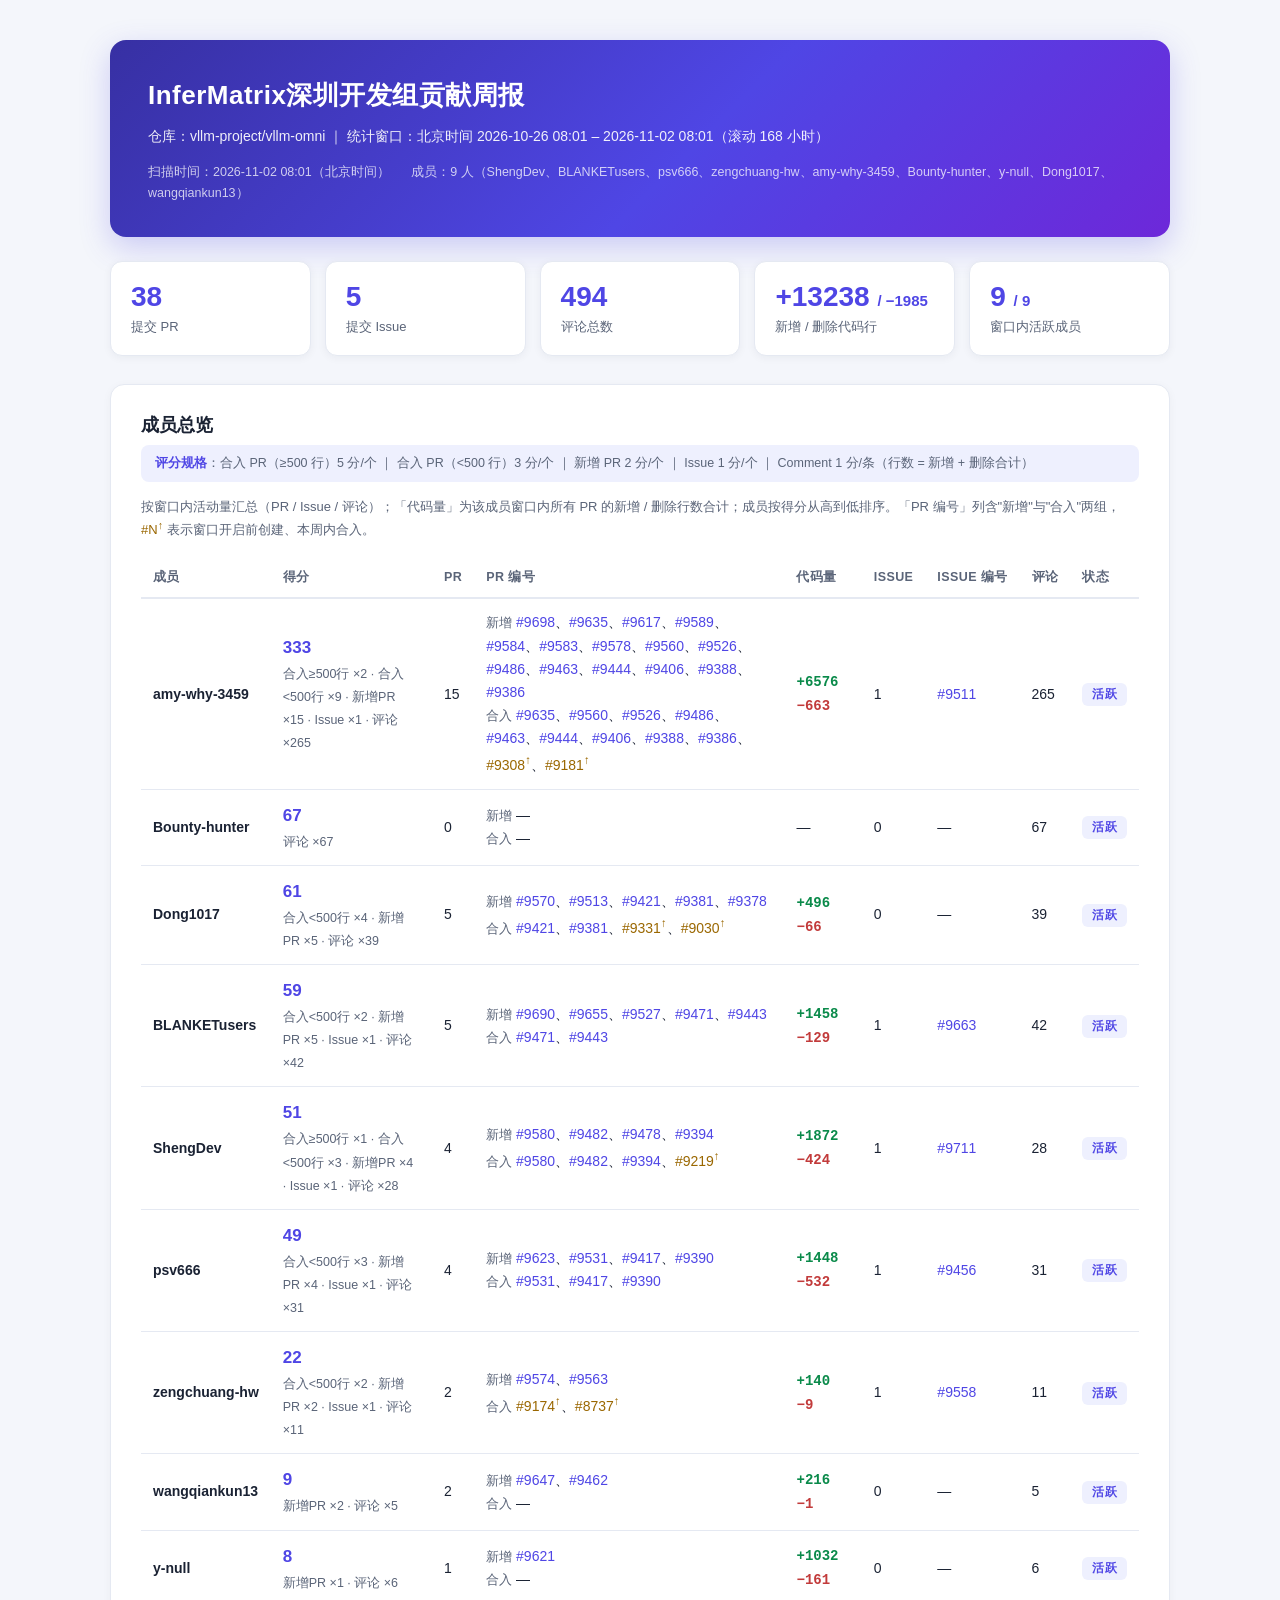
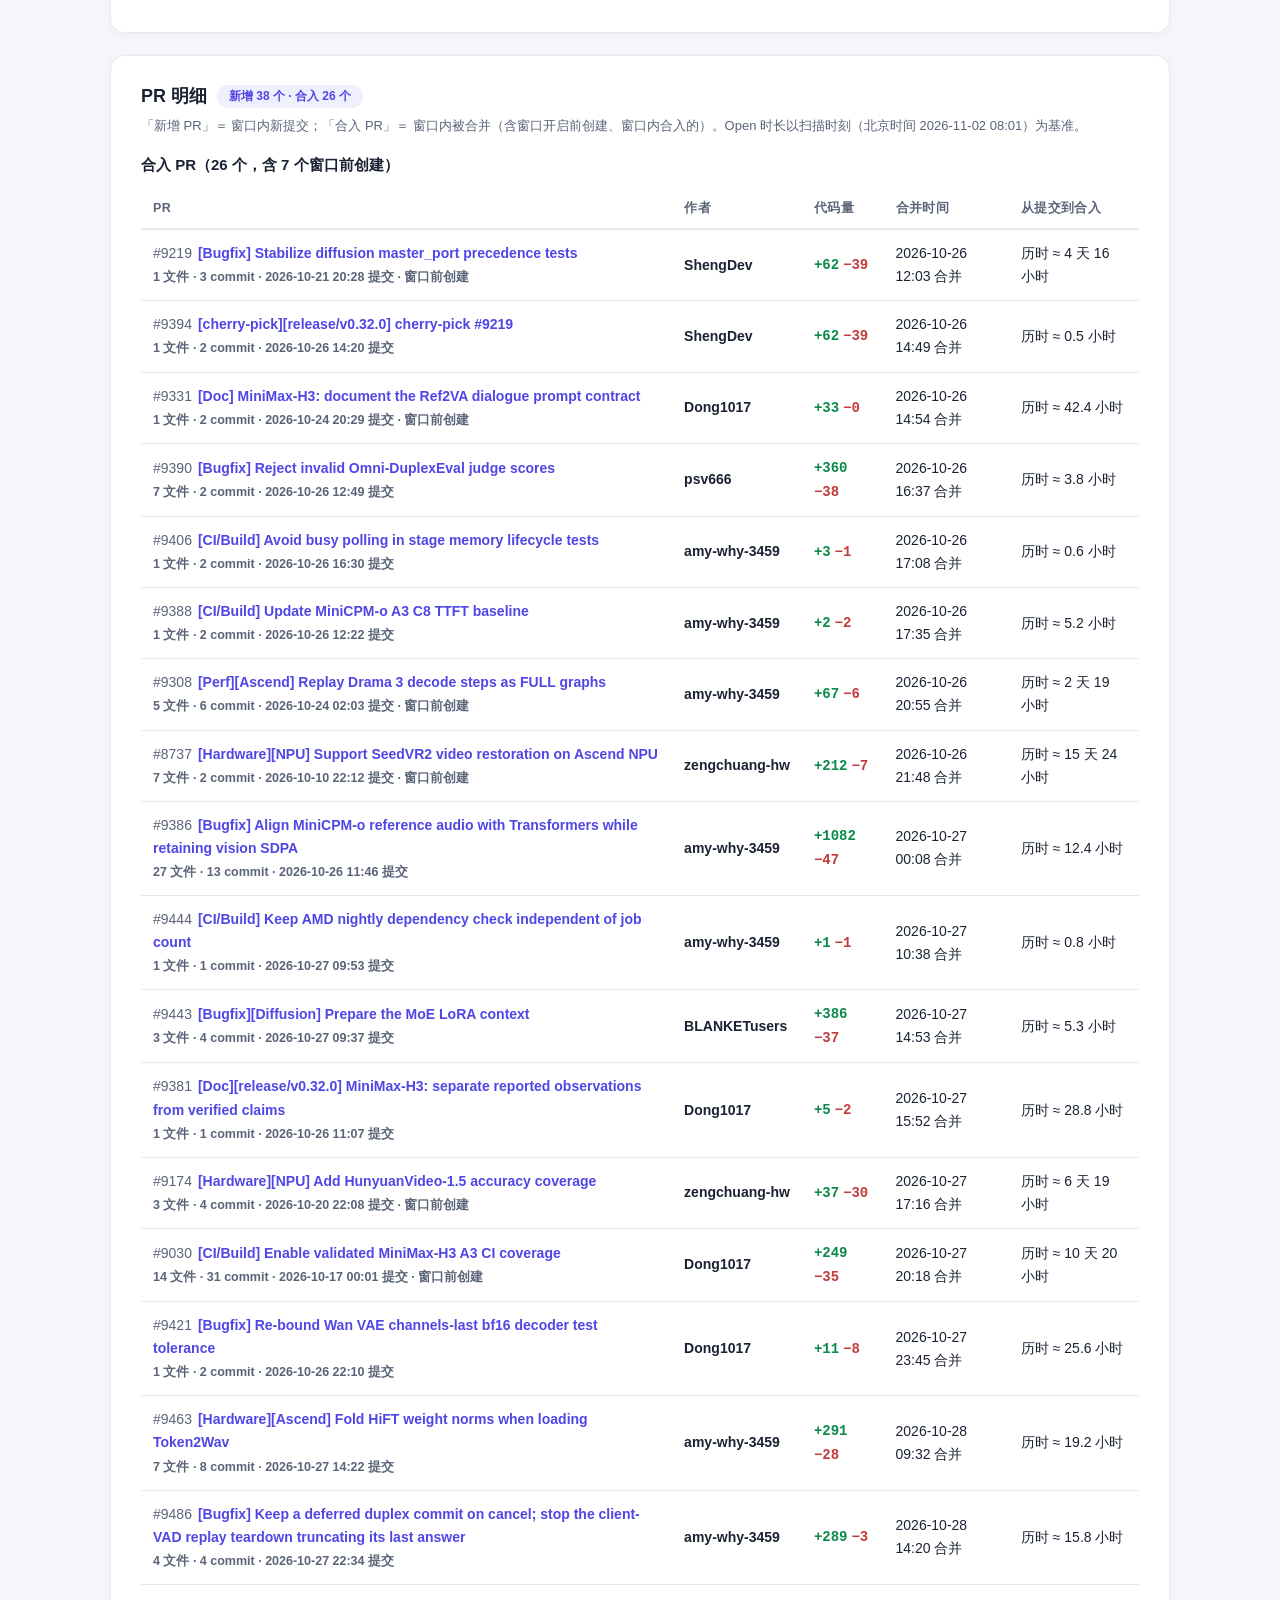
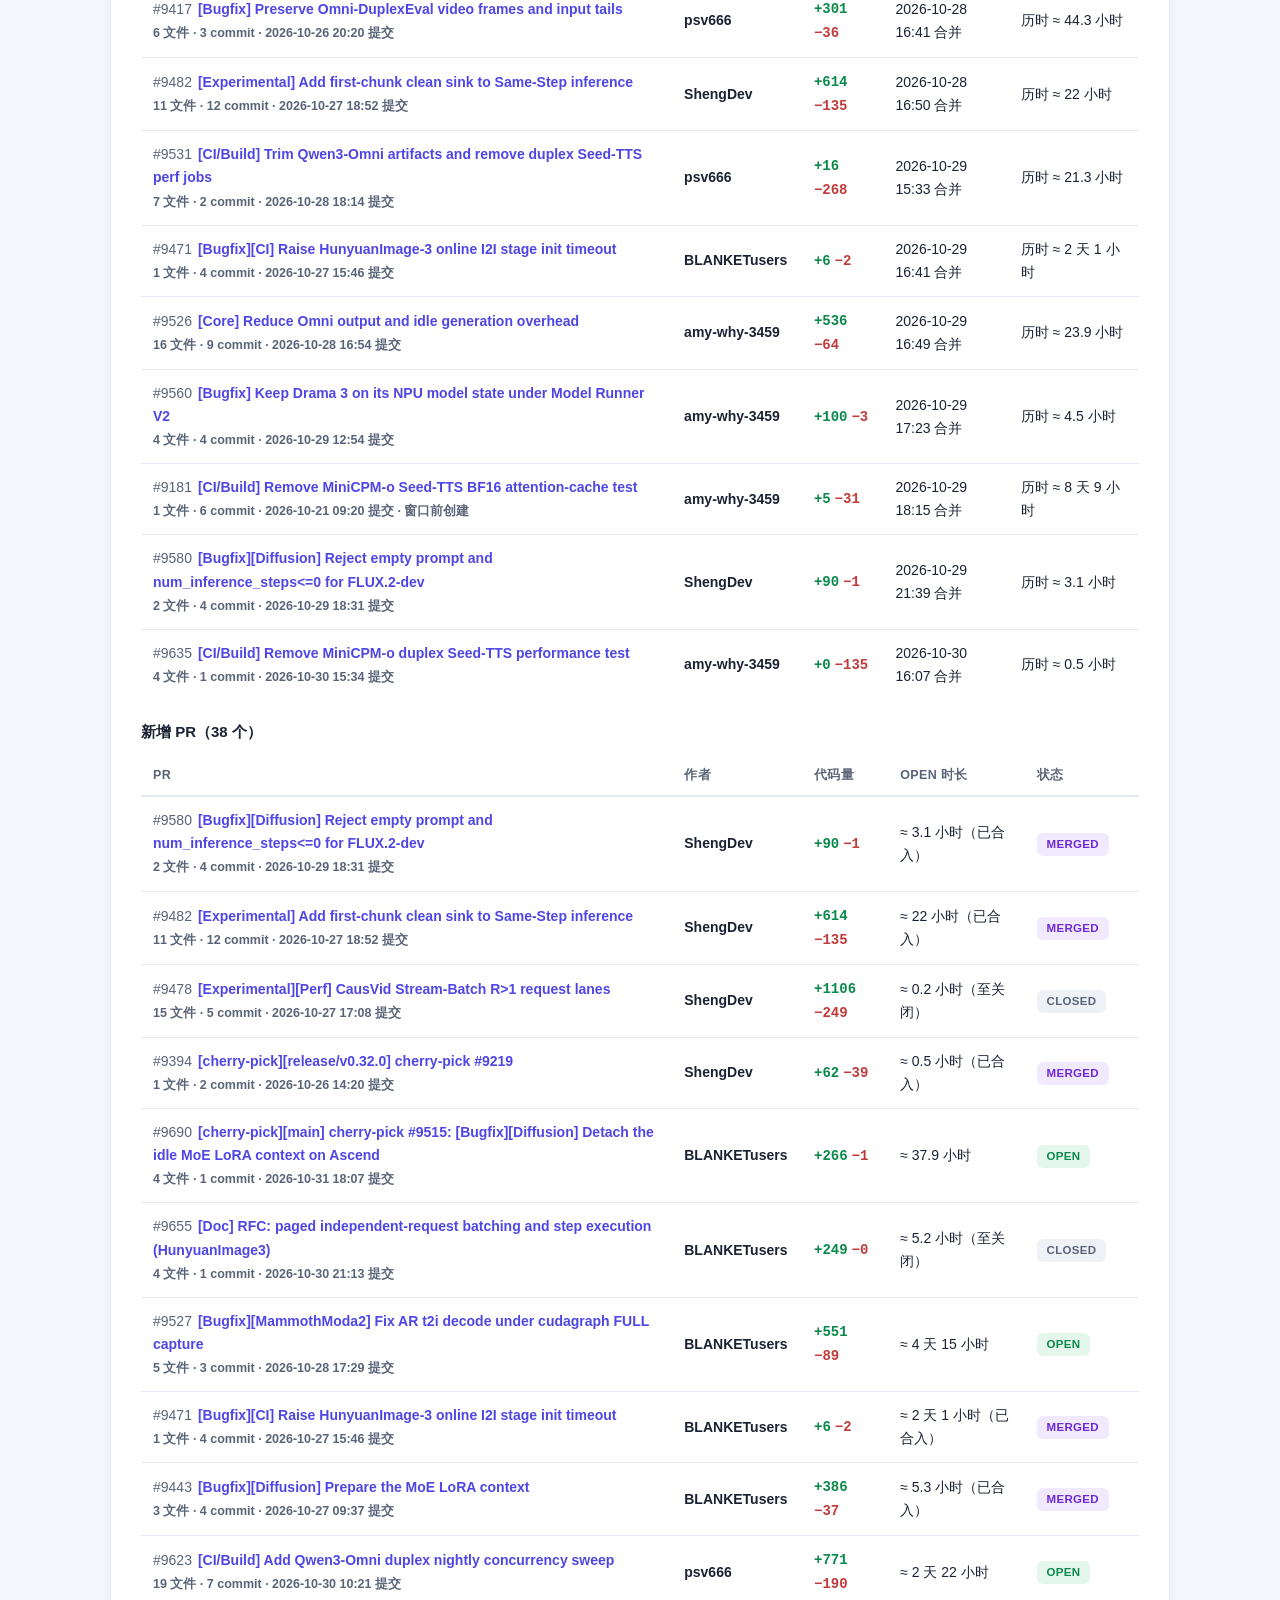
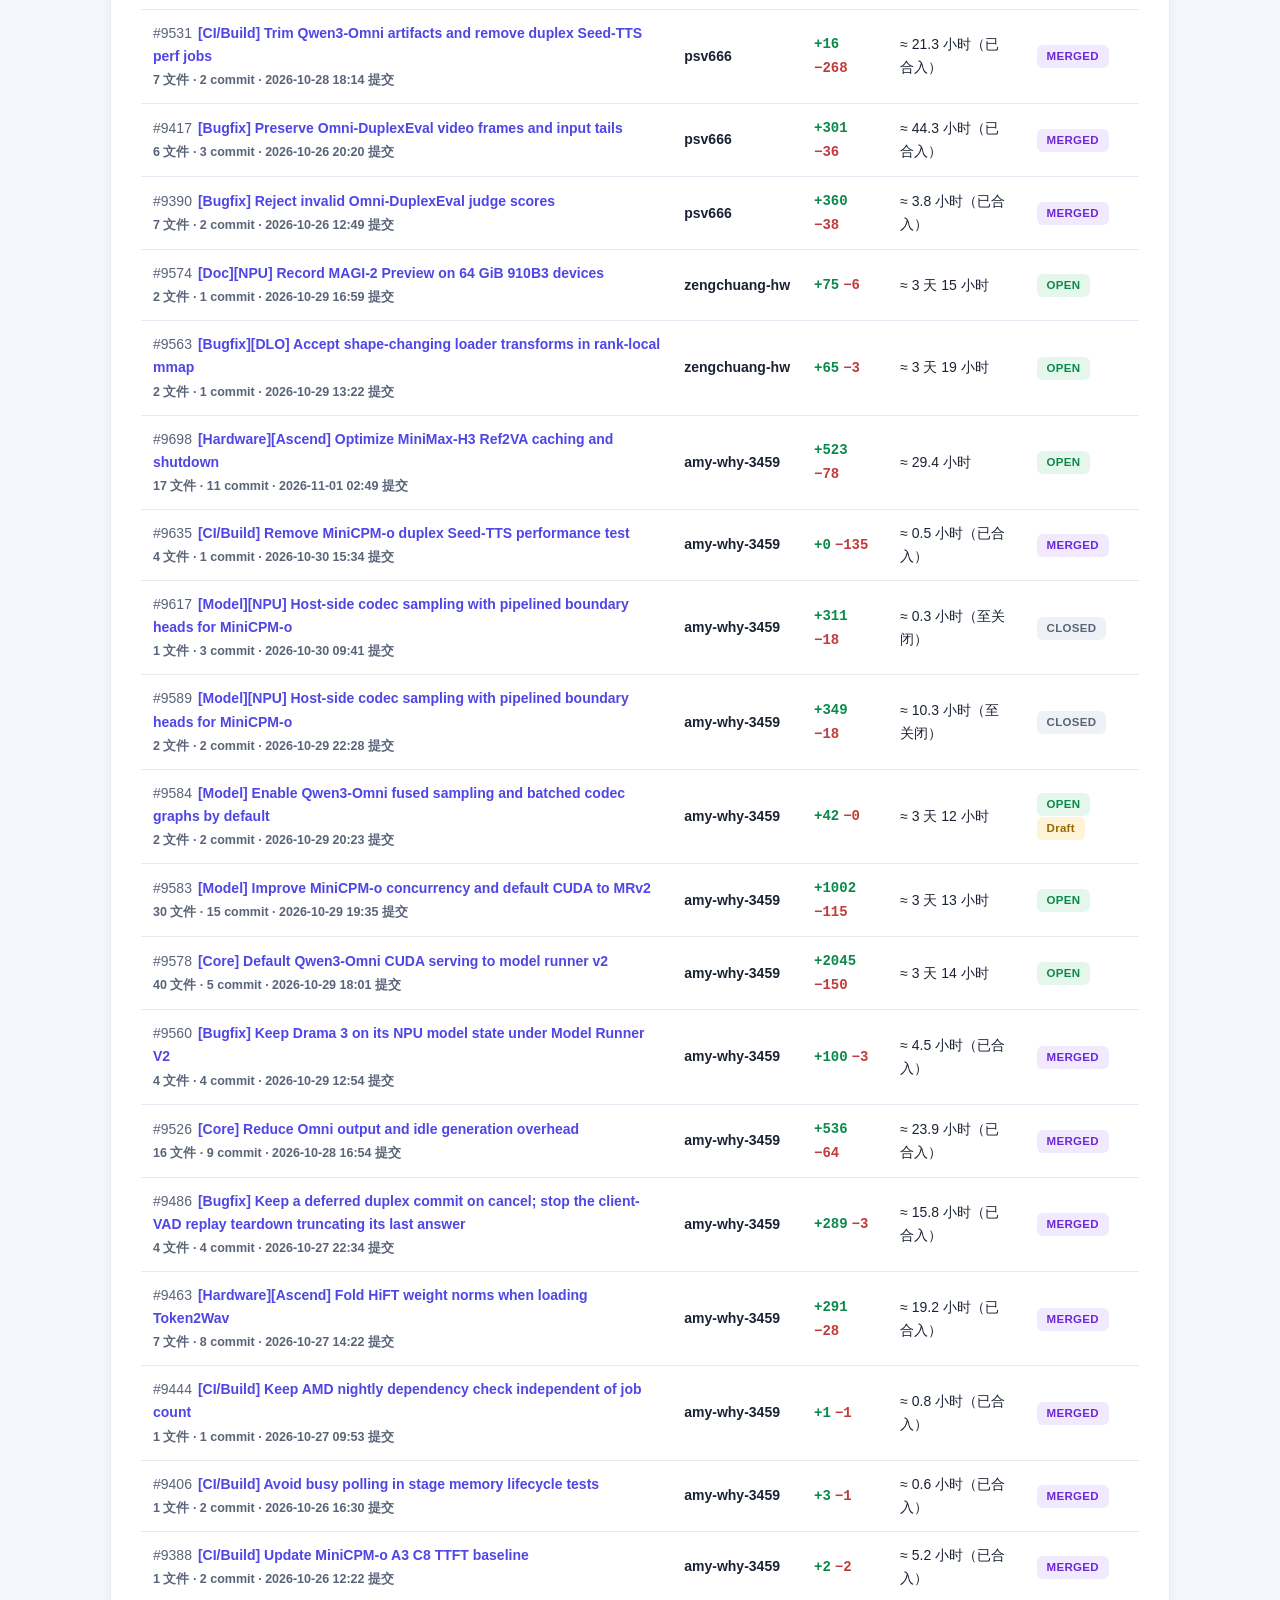
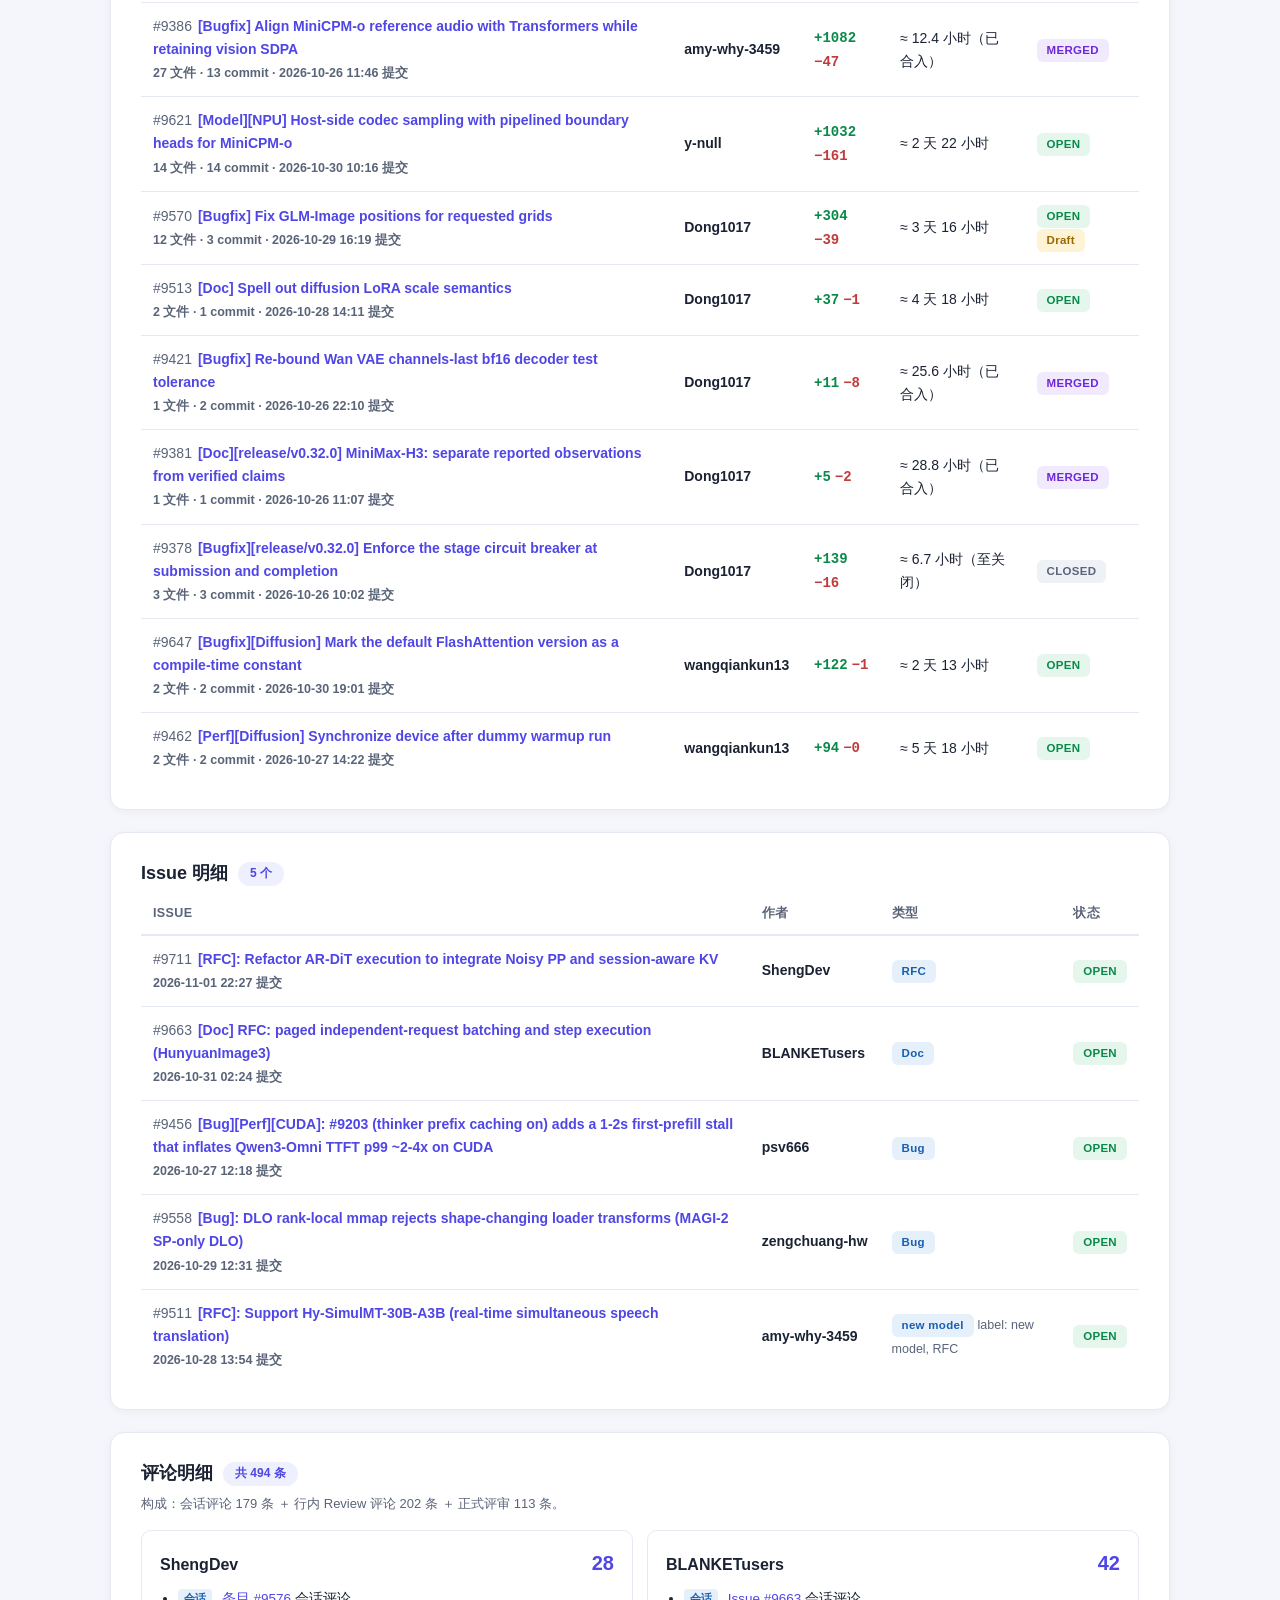
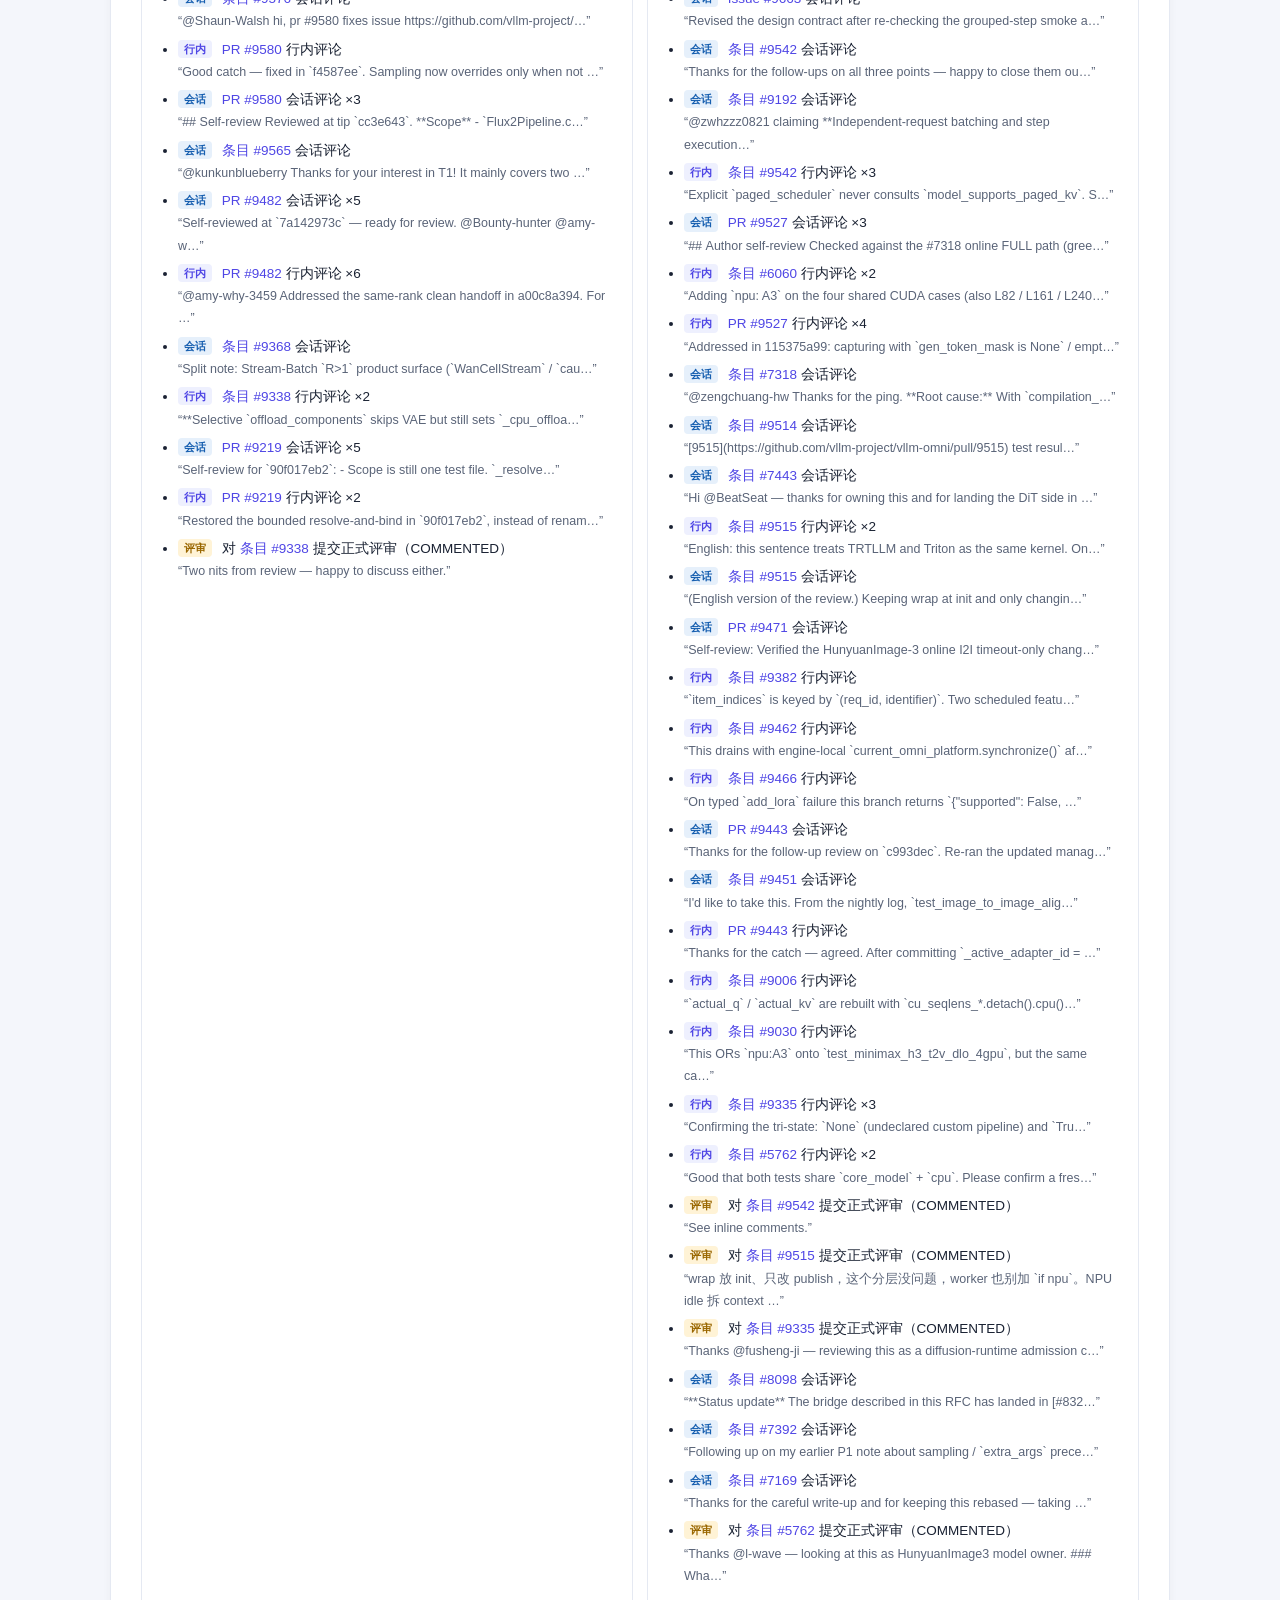
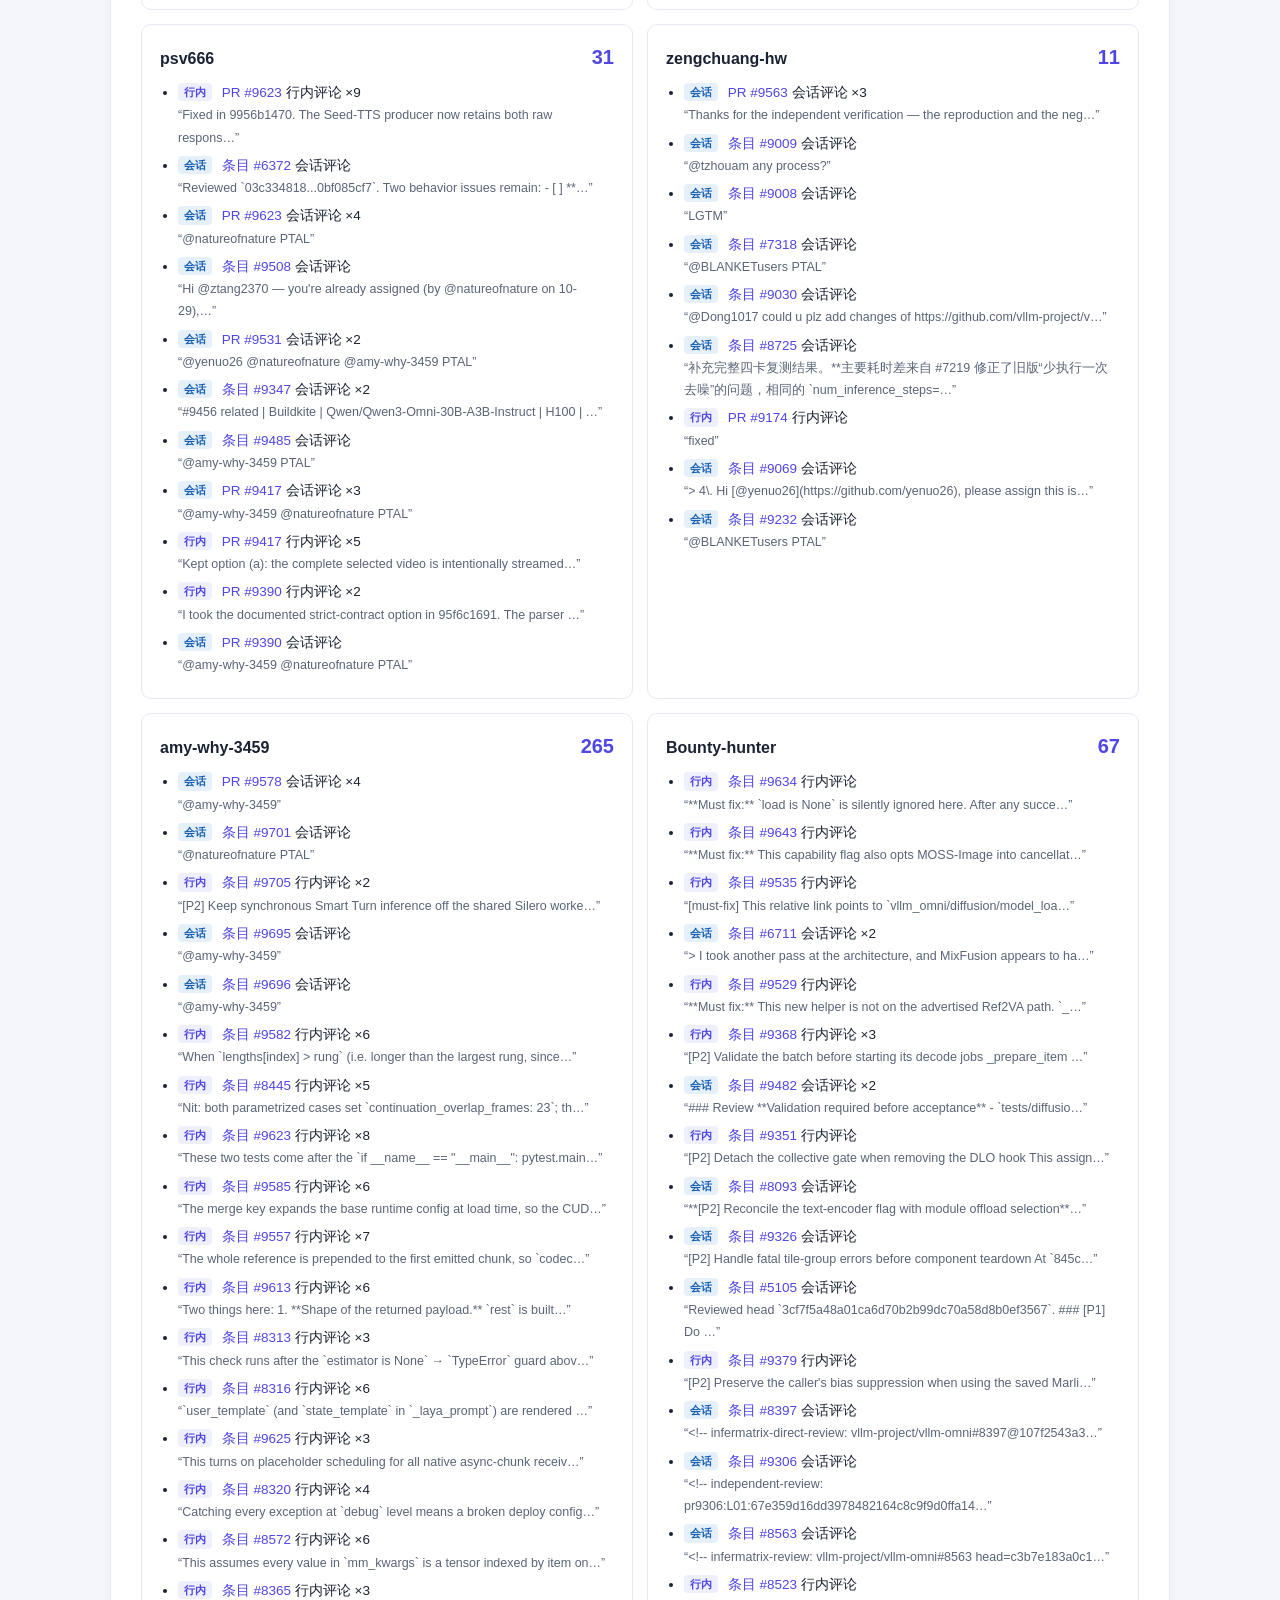
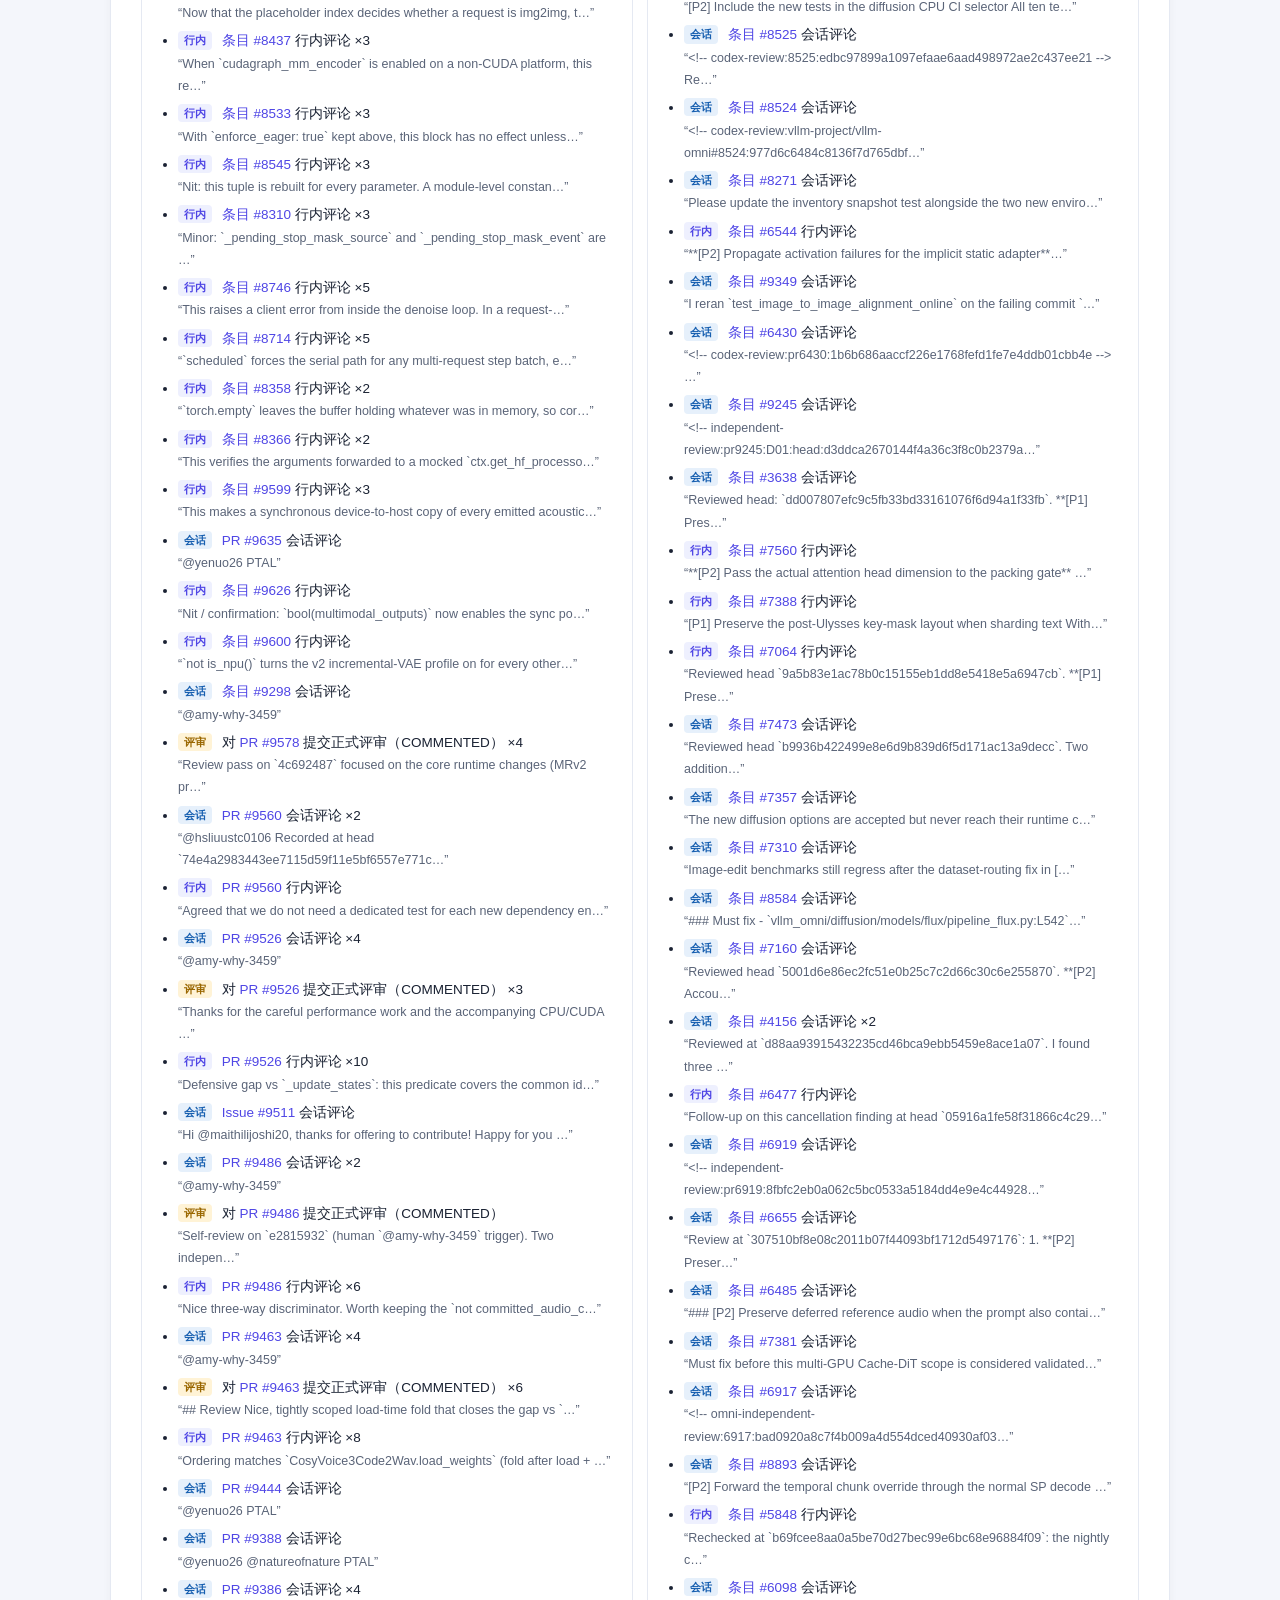
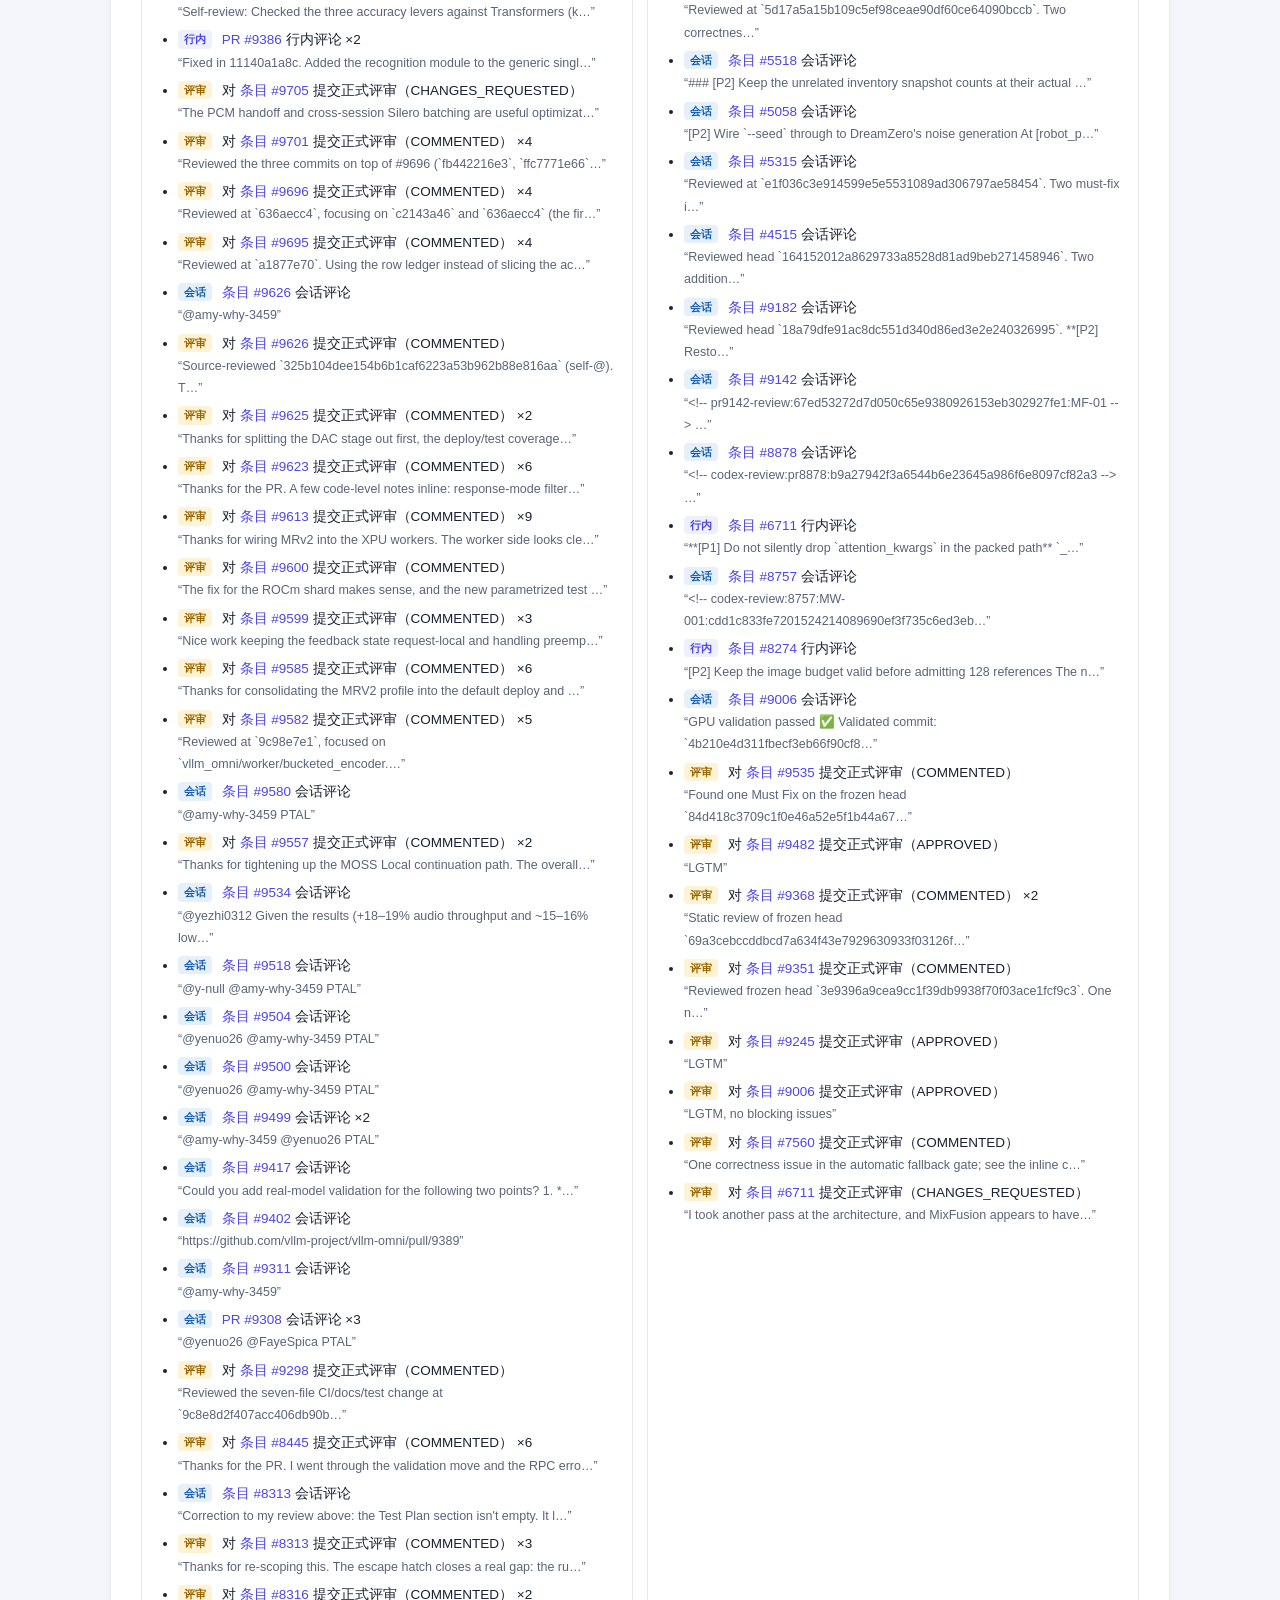
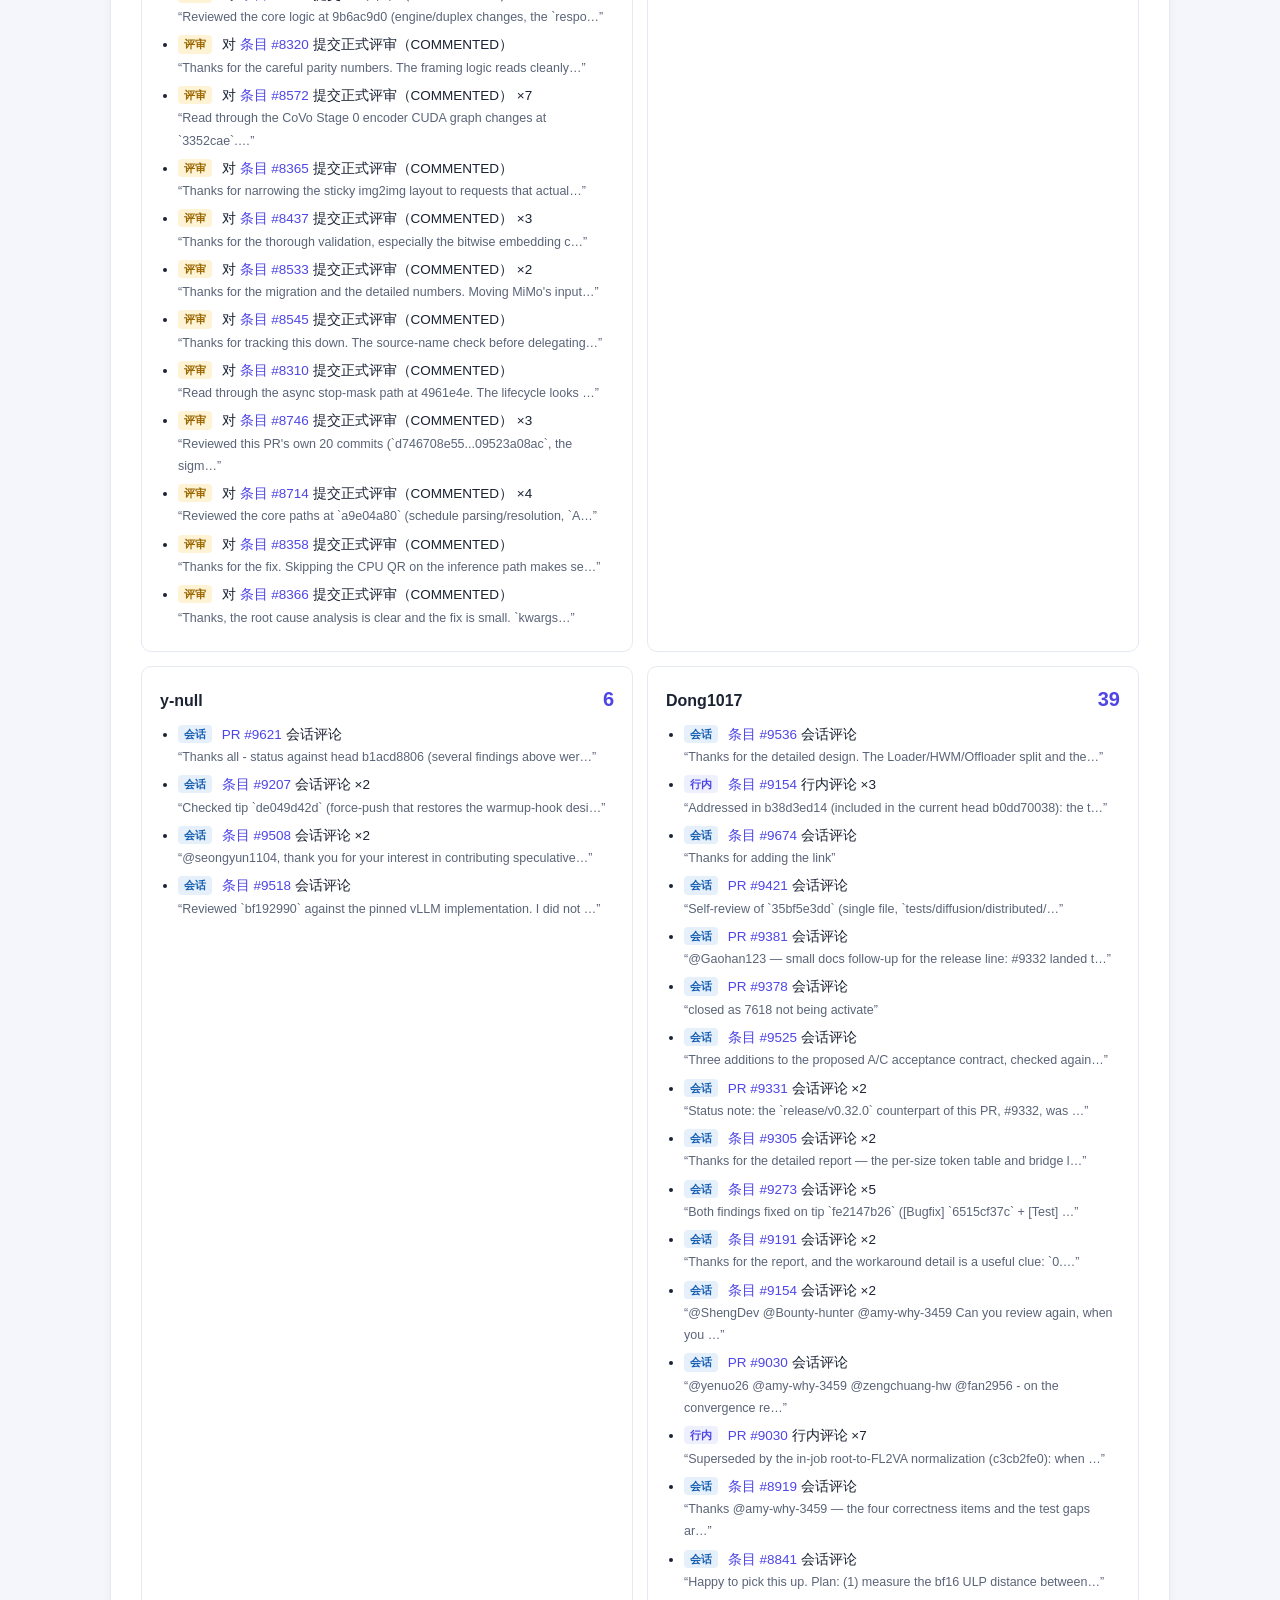
<file: reports/weekly-2026-11-02.html>
<!DOCTYPE html>
<html lang="zh-CN">
<head>
<meta charset="UTF-8">
<meta name="viewport" content="width=device-width, initial-scale=1.0">
<title>InferMatrix深圳开发组 · 贡献周报 · 2026-11-02</title>
<style>
  :root {
    --ink: #1a2233; --ink-soft: #5a6478; --line: #e5e9f2; --bg: #f4f6fb; --card: #ffffff;
    --accent: #4f46e5; --accent-soft: #eef0fe;
    --green: #0a8a4a; --green-bg: #e5f6ec; --red: #c23b3b; --red-bg: #fdecec;
    --amber: #9a6700; --amber-bg: #fff3d6; --blue: #175fb0; --blue-bg: #e6f0fb;
    --violet: #6d28d9; --violet-bg: #f1e9fe; --gray-bg: #eef1f6;
  }
  * { box-sizing: border-box; margin: 0; padding: 0; }
  body { font-family: -apple-system, "Segoe UI", Roboto, "PingFang SC", "Microsoft YaHei", "Noto Sans SC", sans-serif;
    background: var(--bg); color: var(--ink); line-height: 1.65; padding: 40px 20px 60px; }
  .page { max-width: 1060px; margin: 0 auto; }
  header.hero { background: linear-gradient(135deg, #3730a3 0%, #4f46e5 55%, #6d28d9 100%); color: #fff;
    border-radius: 16px; padding: 34px 38px; margin-bottom: 24px; box-shadow: 0 10px 30px rgba(79, 70, 229, .25); }
  header.hero h1 { font-size: 26px; font-weight: 700; letter-spacing: .5px; }
  header.hero .sub { margin-top: 8px; font-size: 14px; opacity: .92; }
  header.hero .meta { margin-top: 14px; font-size: 12.5px; opacity: .75; }
  header.hero .meta span { margin-right: 18px; }
  .stats { display: grid; grid-template-columns: repeat(5, 1fr); gap: 14px; margin-bottom: 28px; }
  .stat { background: var(--card); border-radius: 12px; padding: 18px 20px; border: 1px solid var(--line);
    box-shadow: 0 2px 8px rgba(26, 34, 51, .05); }
  .stat .num { font-size: 28px; font-weight: 800; color: var(--accent); line-height: 1.2; }
  .stat .lbl { font-size: 13px; color: var(--ink-soft); margin-top: 2px; }
  .stat .num small { font-size: 15px; font-weight: 600; }
  section { background: var(--card); border: 1px solid var(--line); border-radius: 14px; padding: 26px 30px;
    margin-bottom: 22px; box-shadow: 0 2px 10px rgba(26,34,51,.04); }
  h2 { font-size: 18px; font-weight: 700; margin-bottom: 4px; display: flex; align-items: center; gap: 10px; flex-wrap: wrap; }
  h2 .tag { font-size: 12px; font-weight: 600; color: var(--accent); background: var(--accent-soft); border-radius: 999px; padding: 2px 12px; }
  .h3 { font-size: 15px; font-weight: 700; margin: 20px 0 10px; }
  .h3:first-of-type { margin-top: 0; }
  .sec-desc { font-size: 13px; color: var(--ink-soft); margin-bottom: 16px; }
  table { width: 100%; border-collapse: collapse; font-size: 14px; }
  th { text-align: left; font-size: 12.5px; color: var(--ink-soft); font-weight: 600; text-transform: uppercase;
    letter-spacing: .4px; padding: 10px 12px; border-bottom: 2px solid var(--line); white-space: nowrap; }
  td { padding: 12px; border-bottom: 1px solid var(--line); vertical-align: middle; }
  tr:last-child td { border-bottom: none; }
  tr:hover td { background: #fafbfe; }
  a { color: var(--accent); text-decoration: none; }
  a:hover { text-decoration: underline; }
  .pr-title { font-weight: 600; }
  .pr-id { color: var(--ink-soft); font-weight: 500; margin-right: 6px; }
  .member { font-weight: 600; white-space: nowrap; }
  .codeadd { color: var(--green); font-weight: 700; font-family: Consolas, "Courier New", monospace; }
  .codedel { color: var(--red); font-weight: 700; font-family: Consolas, "Courier New", monospace; }
  .muted { color: var(--ink-soft); font-size: 12.5px; }
  .badge { display: inline-block; font-size: 11.5px; font-weight: 700; border-radius: 6px; padding: 2px 10px;
    letter-spacing: .3px; white-space: nowrap; }
  .b-open { color: var(--green); background: var(--green-bg); }
  .b-draft { color: var(--amber); background: var(--amber-bg); }
  .b-merged { color: var(--violet); background: var(--violet-bg); }
  .b-closed { color: var(--ink-soft); background: var(--gray-bg); }
  .b-perf { color: var(--blue); background: var(--blue-bg); }
  .b-idle { color: var(--ink-soft); background: var(--gray-bg); }
  .b-active { color: var(--accent); background: var(--accent-soft); }
  .cmt-grid { display: grid; grid-template-columns: 1fr 1fr; gap: 14px; }
  .cmt-card { border: 1px solid var(--line); border-radius: 10px; padding: 16px 18px; }
  .cmt-card .head { display: flex; justify-content: space-between; align-items: baseline; margin-bottom: 8px; }
  .cmt-card .who { font-weight: 700; }
  .cmt-card .count { font-size: 20px; font-weight: 800; color: var(--accent); }
  .cmt-card ul { margin-left: 18px; font-size: 13.5px; }
  .cmt-card li { margin-bottom: 6px; }
  .k { display: inline-block; font-size: 11px; font-weight: 700; border-radius: 4px; padding: 0 6px; margin-right: 6px; vertical-align: 1px; }
  .k1 { color: var(--blue); background: var(--blue-bg); }
  .k2 { color: var(--accent); background: var(--accent-soft); }
  .k3 { color: var(--amber); background: var(--amber-bg); }
  .rules { background: var(--accent-soft); border-radius: 8px; padding: 8px 14px; font-size: 12.5px; color: var(--ink-soft); margin-bottom: 14px; }
  .rules b { color: var(--accent); }
  .score { font-weight: 800; color: var(--accent); font-size: 17px; }
  .pr-pre { color: var(--amber); }
  .pr-pre sup { font-weight: 700; }
  .idle-grid { display: grid; grid-template-columns: repeat(3, 1fr); gap: 14px; }
  .idle-card { border: 1px dashed #cdd4e2; border-radius: 10px; padding: 16px 18px; }
  .idle-card .who { font-weight: 700; margin-bottom: 6px; }
  .idle-card p { font-size: 13px; color: var(--ink-soft); }
  .method { font-size: 13px; color: var(--ink-soft); }
  .method li { margin-bottom: 6px; margin-left: 18px; }
  footer { text-align: center; font-size: 12px; color: var(--ink-soft); margin-top: 10px; }
  @media (max-width: 860px) { .stats { grid-template-columns: repeat(2, 1fr); } .cmt-grid, .idle-grid { grid-template-columns: 1fr; } section { padding: 20px 18px; } .table-wrap { overflow-x: auto; } }
  @media print { body { background: #fff; padding: 0; } section, .stat, header.hero { box-shadow: none; } }
</style>
</head>
<body>
<div class="page">

  <header class="hero">
    <h1>InferMatrix深圳开发组贡献周报</h1>
    <div class="sub">仓库：vllm-project/vllm-omni ｜ 统计窗口：北京时间 2026-10-26 08:01 – 2026-11-02 08:01（滚动 168 小时）</div>
    <div class="meta">
      <span>扫描时间：2026-11-02 08:01（北京时间）</span>
      <span>成员：9 人（ShengDev、BLANKETusers、psv666、zengchuang-hw、amy-why-3459、Bounty-hunter、y-null、Dong1017、wangqiankun13）</span>
    </div>
  </header>

  <div class="stats">
    <div class="stat"><div class="num">38</div><div class="lbl">提交 PR</div></div>
    <div class="stat"><div class="num">5</div><div class="lbl">提交 Issue</div></div>
    <div class="stat"><div class="num">494</div><div class="lbl">评论总数</div></div>
    <div class="stat"><div class="num">+13238 <small>/ −1985</small></div><div class="lbl">新增 / 删除代码行</div></div>
    <div class="stat"><div class="num">9 <small>/ 9</small></div><div class="lbl">窗口内活跃成员</div></div>
  </div>

  <section>
    <h2>成员总览</h2>
    <div class="rules"><b>评分规格</b>：合入 PR（≥500 行）5 分/个 ｜ 合入 PR（&lt;500 行）3 分/个 ｜ 新增 PR 2 分/个 ｜ Issue 1 分/个 ｜ Comment 1 分/条（行数 = 新增 + 删除合计）</div>
    <div class="sec-desc">按窗口内活动量汇总（PR / Issue / 评论）；「代码量」为该成员窗口内所有 PR 的新增 / 删除行数合计；成员按得分从高到低排序。「PR 编号」列含"新增"与"合入"两组，<span class="pr-pre">#N<sup>↑</sup></span> 表示窗口开启前创建、本周内合入。</div>
    <div class="table-wrap">
    <table>
      <thead><tr><th>成员</th><th>得分</th><th>PR</th><th>PR 编号</th><th>代码量</th><th>Issue</th><th>Issue 编号</th><th>评论</th><th>状态</th></tr></thead>
      <tbody>
        <tr><td class="member">amy-why-3459</td><td><span class="score">333</span><br><span class="muted">合入≥500行 ×2 · 合入<500行 ×9 · 新增PR ×15 · Issue ×1 · 评论 ×265</span></td><td>15</td><td><span class="muted">新增</span> <a href="https://github.com/vllm-project/vllm-omni/pull/9698" target="_blank">#9698</a>、<a href="https://github.com/vllm-project/vllm-omni/pull/9635" target="_blank">#9635</a>、<a href="https://github.com/vllm-project/vllm-omni/pull/9617" target="_blank">#9617</a>、<a href="https://github.com/vllm-project/vllm-omni/pull/9589" target="_blank">#9589</a>、<a href="https://github.com/vllm-project/vllm-omni/pull/9584" target="_blank">#9584</a>、<a href="https://github.com/vllm-project/vllm-omni/pull/9583" target="_blank">#9583</a>、<a href="https://github.com/vllm-project/vllm-omni/pull/9578" target="_blank">#9578</a>、<a href="https://github.com/vllm-project/vllm-omni/pull/9560" target="_blank">#9560</a>、<a href="https://github.com/vllm-project/vllm-omni/pull/9526" target="_blank">#9526</a>、<a href="https://github.com/vllm-project/vllm-omni/pull/9486" target="_blank">#9486</a>、<a href="https://github.com/vllm-project/vllm-omni/pull/9463" target="_blank">#9463</a>、<a href="https://github.com/vllm-project/vllm-omni/pull/9444" target="_blank">#9444</a>、<a href="https://github.com/vllm-project/vllm-omni/pull/9406" target="_blank">#9406</a>、<a href="https://github.com/vllm-project/vllm-omni/pull/9388" target="_blank">#9388</a>、<a href="https://github.com/vllm-project/vllm-omni/pull/9386" target="_blank">#9386</a><br><span class="muted">合入</span> <a href="https://github.com/vllm-project/vllm-omni/pull/9635" target="_blank" class="">#9635</a>、<a href="https://github.com/vllm-project/vllm-omni/pull/9560" target="_blank" class="">#9560</a>、<a href="https://github.com/vllm-project/vllm-omni/pull/9526" target="_blank" class="">#9526</a>、<a href="https://github.com/vllm-project/vllm-omni/pull/9486" target="_blank" class="">#9486</a>、<a href="https://github.com/vllm-project/vllm-omni/pull/9463" target="_blank" class="">#9463</a>、<a href="https://github.com/vllm-project/vllm-omni/pull/9444" target="_blank" class="">#9444</a>、<a href="https://github.com/vllm-project/vllm-omni/pull/9406" target="_blank" class="">#9406</a>、<a href="https://github.com/vllm-project/vllm-omni/pull/9388" target="_blank" class="">#9388</a>、<a href="https://github.com/vllm-project/vllm-omni/pull/9386" target="_blank" class="">#9386</a>、<a href="https://github.com/vllm-project/vllm-omni/pull/9308" target="_blank" class="pr-pre">#9308<sup>↑</sup></a>、<a href="https://github.com/vllm-project/vllm-omni/pull/9181" target="_blank" class="pr-pre">#9181<sup>↑</sup></a></td><td><span class="codeadd">+6576</span> <span class="codedel">−663</span></td><td>1</td><td><a href="https://github.com/vllm-project/vllm-omni/issues/9511" target="_blank">#9511</a></td><td>265</td><td><span class="badge b-active">活跃</span></td></tr>
        <tr><td class="member">Bounty-hunter</td><td><span class="score">67</span><br><span class="muted">评论 ×67</span></td><td>0</td><td><span class="muted">新增</span> —<br><span class="muted">合入</span> —</td><td>—</td><td>0</td><td>—</td><td>67</td><td><span class="badge b-active">活跃</span></td></tr>
        <tr><td class="member">Dong1017</td><td><span class="score">61</span><br><span class="muted">合入<500行 ×4 · 新增PR ×5 · 评论 ×39</span></td><td>5</td><td><span class="muted">新增</span> <a href="https://github.com/vllm-project/vllm-omni/pull/9570" target="_blank">#9570</a>、<a href="https://github.com/vllm-project/vllm-omni/pull/9513" target="_blank">#9513</a>、<a href="https://github.com/vllm-project/vllm-omni/pull/9421" target="_blank">#9421</a>、<a href="https://github.com/vllm-project/vllm-omni/pull/9381" target="_blank">#9381</a>、<a href="https://github.com/vllm-project/vllm-omni/pull/9378" target="_blank">#9378</a><br><span class="muted">合入</span> <a href="https://github.com/vllm-project/vllm-omni/pull/9421" target="_blank" class="">#9421</a>、<a href="https://github.com/vllm-project/vllm-omni/pull/9381" target="_blank" class="">#9381</a>、<a href="https://github.com/vllm-project/vllm-omni/pull/9331" target="_blank" class="pr-pre">#9331<sup>↑</sup></a>、<a href="https://github.com/vllm-project/vllm-omni/pull/9030" target="_blank" class="pr-pre">#9030<sup>↑</sup></a></td><td><span class="codeadd">+496</span> <span class="codedel">−66</span></td><td>0</td><td>—</td><td>39</td><td><span class="badge b-active">活跃</span></td></tr>
        <tr><td class="member">BLANKETusers</td><td><span class="score">59</span><br><span class="muted">合入<500行 ×2 · 新增PR ×5 · Issue ×1 · 评论 ×42</span></td><td>5</td><td><span class="muted">新增</span> <a href="https://github.com/vllm-project/vllm-omni/pull/9690" target="_blank">#9690</a>、<a href="https://github.com/vllm-project/vllm-omni/pull/9655" target="_blank">#9655</a>、<a href="https://github.com/vllm-project/vllm-omni/pull/9527" target="_blank">#9527</a>、<a href="https://github.com/vllm-project/vllm-omni/pull/9471" target="_blank">#9471</a>、<a href="https://github.com/vllm-project/vllm-omni/pull/9443" target="_blank">#9443</a><br><span class="muted">合入</span> <a href="https://github.com/vllm-project/vllm-omni/pull/9471" target="_blank" class="">#9471</a>、<a href="https://github.com/vllm-project/vllm-omni/pull/9443" target="_blank" class="">#9443</a></td><td><span class="codeadd">+1458</span> <span class="codedel">−129</span></td><td>1</td><td><a href="https://github.com/vllm-project/vllm-omni/issues/9663" target="_blank">#9663</a></td><td>42</td><td><span class="badge b-active">活跃</span></td></tr>
        <tr><td class="member">ShengDev</td><td><span class="score">51</span><br><span class="muted">合入≥500行 ×1 · 合入<500行 ×3 · 新增PR ×4 · Issue ×1 · 评论 ×28</span></td><td>4</td><td><span class="muted">新增</span> <a href="https://github.com/vllm-project/vllm-omni/pull/9580" target="_blank">#9580</a>、<a href="https://github.com/vllm-project/vllm-omni/pull/9482" target="_blank">#9482</a>、<a href="https://github.com/vllm-project/vllm-omni/pull/9478" target="_blank">#9478</a>、<a href="https://github.com/vllm-project/vllm-omni/pull/9394" target="_blank">#9394</a><br><span class="muted">合入</span> <a href="https://github.com/vllm-project/vllm-omni/pull/9580" target="_blank" class="">#9580</a>、<a href="https://github.com/vllm-project/vllm-omni/pull/9482" target="_blank" class="">#9482</a>、<a href="https://github.com/vllm-project/vllm-omni/pull/9394" target="_blank" class="">#9394</a>、<a href="https://github.com/vllm-project/vllm-omni/pull/9219" target="_blank" class="pr-pre">#9219<sup>↑</sup></a></td><td><span class="codeadd">+1872</span> <span class="codedel">−424</span></td><td>1</td><td><a href="https://github.com/vllm-project/vllm-omni/issues/9711" target="_blank">#9711</a></td><td>28</td><td><span class="badge b-active">活跃</span></td></tr>
        <tr><td class="member">psv666</td><td><span class="score">49</span><br><span class="muted">合入<500行 ×3 · 新增PR ×4 · Issue ×1 · 评论 ×31</span></td><td>4</td><td><span class="muted">新增</span> <a href="https://github.com/vllm-project/vllm-omni/pull/9623" target="_blank">#9623</a>、<a href="https://github.com/vllm-project/vllm-omni/pull/9531" target="_blank">#9531</a>、<a href="https://github.com/vllm-project/vllm-omni/pull/9417" target="_blank">#9417</a>、<a href="https://github.com/vllm-project/vllm-omni/pull/9390" target="_blank">#9390</a><br><span class="muted">合入</span> <a href="https://github.com/vllm-project/vllm-omni/pull/9531" target="_blank" class="">#9531</a>、<a href="https://github.com/vllm-project/vllm-omni/pull/9417" target="_blank" class="">#9417</a>、<a href="https://github.com/vllm-project/vllm-omni/pull/9390" target="_blank" class="">#9390</a></td><td><span class="codeadd">+1448</span> <span class="codedel">−532</span></td><td>1</td><td><a href="https://github.com/vllm-project/vllm-omni/issues/9456" target="_blank">#9456</a></td><td>31</td><td><span class="badge b-active">活跃</span></td></tr>
        <tr><td class="member">zengchuang-hw</td><td><span class="score">22</span><br><span class="muted">合入<500行 ×2 · 新增PR ×2 · Issue ×1 · 评论 ×11</span></td><td>2</td><td><span class="muted">新增</span> <a href="https://github.com/vllm-project/vllm-omni/pull/9574" target="_blank">#9574</a>、<a href="https://github.com/vllm-project/vllm-omni/pull/9563" target="_blank">#9563</a><br><span class="muted">合入</span> <a href="https://github.com/vllm-project/vllm-omni/pull/9174" target="_blank" class="pr-pre">#9174<sup>↑</sup></a>、<a href="https://github.com/vllm-project/vllm-omni/pull/8737" target="_blank" class="pr-pre">#8737<sup>↑</sup></a></td><td><span class="codeadd">+140</span> <span class="codedel">−9</span></td><td>1</td><td><a href="https://github.com/vllm-project/vllm-omni/issues/9558" target="_blank">#9558</a></td><td>11</td><td><span class="badge b-active">活跃</span></td></tr>
        <tr><td class="member">wangqiankun13</td><td><span class="score">9</span><br><span class="muted">新增PR ×2 · 评论 ×5</span></td><td>2</td><td><span class="muted">新增</span> <a href="https://github.com/vllm-project/vllm-omni/pull/9647" target="_blank">#9647</a>、<a href="https://github.com/vllm-project/vllm-omni/pull/9462" target="_blank">#9462</a><br><span class="muted">合入</span> —</td><td><span class="codeadd">+216</span> <span class="codedel">−1</span></td><td>0</td><td>—</td><td>5</td><td><span class="badge b-active">活跃</span></td></tr>
        <tr><td class="member">y-null</td><td><span class="score">8</span><br><span class="muted">新增PR ×1 · 评论 ×6</span></td><td>1</td><td><span class="muted">新增</span> <a href="https://github.com/vllm-project/vllm-omni/pull/9621" target="_blank">#9621</a><br><span class="muted">合入</span> —</td><td><span class="codeadd">+1032</span> <span class="codedel">−161</span></td><td>0</td><td>—</td><td>6</td><td><span class="badge b-active">活跃</span></td></tr>
      </tbody>
    </table>
    </div>
  </section>

  <section>
    <h2>PR 明细 <span class="tag">新增 38 个 · 合入 26 个</span></h2>
    <div class="sec-desc">「新增 PR」＝ 窗口内新提交；「合入 PR」＝ 窗口内被合并（含窗口开启前创建、窗口内合入的）。Open 时长以扫描时刻（北京时间 2026-11-02 08:01）为基准。</div>
    <h3 class="h3">合入 PR（26 个，含 7 个窗口前创建）</h3>
    <div class="table-wrap"><table>
      <thead><tr><th>PR</th><th>作者</th><th>代码量</th><th>合并时间</th><th>从提交到合入</th></tr></thead>
      <tbody><tr>
          <td class="pr-title"><span class="pr-id">#9219</span><a href="https://github.com/vllm-project/vllm-omni/pull/9219" target="_blank">[Bugfix] Stabilize diffusion master_port precedence tests</a><br><span class="muted">1 文件 · 3 commit · 2026-10-21 20:28 提交 · 窗口前创建</span></td>
          <td class="member">ShengDev</td>
          <td><span class="codeadd">+62</span> <span class="codedel">−39</span></td>
          <td>2026-10-26 12:03 合并</td>
          <td>历时 ≈ 4 天 16 小时</td>
        </tr>
        <tr>
          <td class="pr-title"><span class="pr-id">#9394</span><a href="https://github.com/vllm-project/vllm-omni/pull/9394" target="_blank">[cherry-pick][release/v0.32.0] cherry-pick #9219</a><br><span class="muted">1 文件 · 2 commit · 2026-10-26 14:20 提交</span></td>
          <td class="member">ShengDev</td>
          <td><span class="codeadd">+62</span> <span class="codedel">−39</span></td>
          <td>2026-10-26 14:49 合并</td>
          <td>历时 ≈ 0.5 小时</td>
        </tr>
        <tr>
          <td class="pr-title"><span class="pr-id">#9331</span><a href="https://github.com/vllm-project/vllm-omni/pull/9331" target="_blank">[Doc] MiniMax-H3: document the Ref2VA dialogue prompt contract</a><br><span class="muted">1 文件 · 2 commit · 2026-10-24 20:29 提交 · 窗口前创建</span></td>
          <td class="member">Dong1017</td>
          <td><span class="codeadd">+33</span> <span class="codedel">−0</span></td>
          <td>2026-10-26 14:54 合并</td>
          <td>历时 ≈ 42.4 小时</td>
        </tr>
        <tr>
          <td class="pr-title"><span class="pr-id">#9390</span><a href="https://github.com/vllm-project/vllm-omni/pull/9390" target="_blank">[Bugfix] Reject invalid Omni-DuplexEval judge scores</a><br><span class="muted">7 文件 · 2 commit · 2026-10-26 12:49 提交</span></td>
          <td class="member">psv666</td>
          <td><span class="codeadd">+360</span> <span class="codedel">−38</span></td>
          <td>2026-10-26 16:37 合并</td>
          <td>历时 ≈ 3.8 小时</td>
        </tr>
        <tr>
          <td class="pr-title"><span class="pr-id">#9406</span><a href="https://github.com/vllm-project/vllm-omni/pull/9406" target="_blank">[CI/Build] Avoid busy polling in stage memory lifecycle tests</a><br><span class="muted">1 文件 · 2 commit · 2026-10-26 16:30 提交</span></td>
          <td class="member">amy-why-3459</td>
          <td><span class="codeadd">+3</span> <span class="codedel">−1</span></td>
          <td>2026-10-26 17:08 合并</td>
          <td>历时 ≈ 0.6 小时</td>
        </tr>
        <tr>
          <td class="pr-title"><span class="pr-id">#9388</span><a href="https://github.com/vllm-project/vllm-omni/pull/9388" target="_blank">[CI/Build] Update MiniCPM-o A3 C8 TTFT baseline</a><br><span class="muted">1 文件 · 2 commit · 2026-10-26 12:22 提交</span></td>
          <td class="member">amy-why-3459</td>
          <td><span class="codeadd">+2</span> <span class="codedel">−2</span></td>
          <td>2026-10-26 17:35 合并</td>
          <td>历时 ≈ 5.2 小时</td>
        </tr>
        <tr>
          <td class="pr-title"><span class="pr-id">#9308</span><a href="https://github.com/vllm-project/vllm-omni/pull/9308" target="_blank">[Perf][Ascend] Replay Drama 3 decode steps as FULL graphs</a><br><span class="muted">5 文件 · 6 commit · 2026-10-24 02:03 提交 · 窗口前创建</span></td>
          <td class="member">amy-why-3459</td>
          <td><span class="codeadd">+67</span> <span class="codedel">−6</span></td>
          <td>2026-10-26 20:55 合并</td>
          <td>历时 ≈ 2 天 19 小时</td>
        </tr>
        <tr>
          <td class="pr-title"><span class="pr-id">#8737</span><a href="https://github.com/vllm-project/vllm-omni/pull/8737" target="_blank">[Hardware][NPU] Support SeedVR2 video restoration on Ascend NPU</a><br><span class="muted">7 文件 · 2 commit · 2026-10-10 22:12 提交 · 窗口前创建</span></td>
          <td class="member">zengchuang-hw</td>
          <td><span class="codeadd">+212</span> <span class="codedel">−7</span></td>
          <td>2026-10-26 21:48 合并</td>
          <td>历时 ≈ 15 天 24 小时</td>
        </tr>
        <tr>
          <td class="pr-title"><span class="pr-id">#9386</span><a href="https://github.com/vllm-project/vllm-omni/pull/9386" target="_blank">[Bugfix] Align MiniCPM-o reference audio with Transformers while retaining vision SDPA</a><br><span class="muted">27 文件 · 13 commit · 2026-10-26 11:46 提交</span></td>
          <td class="member">amy-why-3459</td>
          <td><span class="codeadd">+1082</span> <span class="codedel">−47</span></td>
          <td>2026-10-27 00:08 合并</td>
          <td>历时 ≈ 12.4 小时</td>
        </tr>
        <tr>
          <td class="pr-title"><span class="pr-id">#9444</span><a href="https://github.com/vllm-project/vllm-omni/pull/9444" target="_blank">[CI/Build] Keep AMD nightly dependency check independent of job count</a><br><span class="muted">1 文件 · 1 commit · 2026-10-27 09:53 提交</span></td>
          <td class="member">amy-why-3459</td>
          <td><span class="codeadd">+1</span> <span class="codedel">−1</span></td>
          <td>2026-10-27 10:38 合并</td>
          <td>历时 ≈ 0.8 小时</td>
        </tr>
        <tr>
          <td class="pr-title"><span class="pr-id">#9443</span><a href="https://github.com/vllm-project/vllm-omni/pull/9443" target="_blank">[Bugfix][Diffusion] Prepare the MoE LoRA context</a><br><span class="muted">3 文件 · 4 commit · 2026-10-27 09:37 提交</span></td>
          <td class="member">BLANKETusers</td>
          <td><span class="codeadd">+386</span> <span class="codedel">−37</span></td>
          <td>2026-10-27 14:53 合并</td>
          <td>历时 ≈ 5.3 小时</td>
        </tr>
        <tr>
          <td class="pr-title"><span class="pr-id">#9381</span><a href="https://github.com/vllm-project/vllm-omni/pull/9381" target="_blank">[Doc][release/v0.32.0] MiniMax-H3: separate reported observations from verified claims</a><br><span class="muted">1 文件 · 1 commit · 2026-10-26 11:07 提交</span></td>
          <td class="member">Dong1017</td>
          <td><span class="codeadd">+5</span> <span class="codedel">−2</span></td>
          <td>2026-10-27 15:52 合并</td>
          <td>历时 ≈ 28.8 小时</td>
        </tr>
        <tr>
          <td class="pr-title"><span class="pr-id">#9174</span><a href="https://github.com/vllm-project/vllm-omni/pull/9174" target="_blank">[Hardware][NPU] Add HunyuanVideo-1.5 accuracy coverage</a><br><span class="muted">3 文件 · 4 commit · 2026-10-20 22:08 提交 · 窗口前创建</span></td>
          <td class="member">zengchuang-hw</td>
          <td><span class="codeadd">+37</span> <span class="codedel">−30</span></td>
          <td>2026-10-27 17:16 合并</td>
          <td>历时 ≈ 6 天 19 小时</td>
        </tr>
        <tr>
          <td class="pr-title"><span class="pr-id">#9030</span><a href="https://github.com/vllm-project/vllm-omni/pull/9030" target="_blank">[CI/Build] Enable validated MiniMax-H3 A3 CI coverage</a><br><span class="muted">14 文件 · 31 commit · 2026-10-17 00:01 提交 · 窗口前创建</span></td>
          <td class="member">Dong1017</td>
          <td><span class="codeadd">+249</span> <span class="codedel">−35</span></td>
          <td>2026-10-27 20:18 合并</td>
          <td>历时 ≈ 10 天 20 小时</td>
        </tr>
        <tr>
          <td class="pr-title"><span class="pr-id">#9421</span><a href="https://github.com/vllm-project/vllm-omni/pull/9421" target="_blank">[Bugfix] Re-bound Wan VAE channels-last bf16 decoder test tolerance</a><br><span class="muted">1 文件 · 2 commit · 2026-10-26 22:10 提交</span></td>
          <td class="member">Dong1017</td>
          <td><span class="codeadd">+11</span> <span class="codedel">−8</span></td>
          <td>2026-10-27 23:45 合并</td>
          <td>历时 ≈ 25.6 小时</td>
        </tr>
        <tr>
          <td class="pr-title"><span class="pr-id">#9463</span><a href="https://github.com/vllm-project/vllm-omni/pull/9463" target="_blank">[Hardware][Ascend] Fold HiFT weight norms when loading Token2Wav</a><br><span class="muted">7 文件 · 8 commit · 2026-10-27 14:22 提交</span></td>
          <td class="member">amy-why-3459</td>
          <td><span class="codeadd">+291</span> <span class="codedel">−28</span></td>
          <td>2026-10-28 09:32 合并</td>
          <td>历时 ≈ 19.2 小时</td>
        </tr>
        <tr>
          <td class="pr-title"><span class="pr-id">#9486</span><a href="https://github.com/vllm-project/vllm-omni/pull/9486" target="_blank">[Bugfix] Keep a deferred duplex commit on cancel; stop the client-VAD replay teardown truncating its last answer</a><br><span class="muted">4 文件 · 4 commit · 2026-10-27 22:34 提交</span></td>
          <td class="member">amy-why-3459</td>
          <td><span class="codeadd">+289</span> <span class="codedel">−3</span></td>
          <td>2026-10-28 14:20 合并</td>
          <td>历时 ≈ 15.8 小时</td>
        </tr>
        <tr>
          <td class="pr-title"><span class="pr-id">#9417</span><a href="https://github.com/vllm-project/vllm-omni/pull/9417" target="_blank">[Bugfix] Preserve Omni-DuplexEval video frames and input tails</a><br><span class="muted">6 文件 · 3 commit · 2026-10-26 20:20 提交</span></td>
          <td class="member">psv666</td>
          <td><span class="codeadd">+301</span> <span class="codedel">−36</span></td>
          <td>2026-10-28 16:41 合并</td>
          <td>历时 ≈ 44.3 小时</td>
        </tr>
        <tr>
          <td class="pr-title"><span class="pr-id">#9482</span><a href="https://github.com/vllm-project/vllm-omni/pull/9482" target="_blank">[Experimental] Add first-chunk clean sink to Same-Step inference</a><br><span class="muted">11 文件 · 12 commit · 2026-10-27 18:52 提交</span></td>
          <td class="member">ShengDev</td>
          <td><span class="codeadd">+614</span> <span class="codedel">−135</span></td>
          <td>2026-10-28 16:50 合并</td>
          <td>历时 ≈ 22 小时</td>
        </tr>
        <tr>
          <td class="pr-title"><span class="pr-id">#9531</span><a href="https://github.com/vllm-project/vllm-omni/pull/9531" target="_blank">[CI/Build] Trim Qwen3-Omni artifacts and remove duplex Seed-TTS perf jobs</a><br><span class="muted">7 文件 · 2 commit · 2026-10-28 18:14 提交</span></td>
          <td class="member">psv666</td>
          <td><span class="codeadd">+16</span> <span class="codedel">−268</span></td>
          <td>2026-10-29 15:33 合并</td>
          <td>历时 ≈ 21.3 小时</td>
        </tr>
        <tr>
          <td class="pr-title"><span class="pr-id">#9471</span><a href="https://github.com/vllm-project/vllm-omni/pull/9471" target="_blank">[Bugfix][CI] Raise HunyuanImage-3 online I2I stage init timeout</a><br><span class="muted">1 文件 · 4 commit · 2026-10-27 15:46 提交</span></td>
          <td class="member">BLANKETusers</td>
          <td><span class="codeadd">+6</span> <span class="codedel">−2</span></td>
          <td>2026-10-29 16:41 合并</td>
          <td>历时 ≈ 2 天 1 小时</td>
        </tr>
        <tr>
          <td class="pr-title"><span class="pr-id">#9526</span><a href="https://github.com/vllm-project/vllm-omni/pull/9526" target="_blank">[Core] Reduce Omni output and idle generation overhead</a><br><span class="muted">16 文件 · 9 commit · 2026-10-28 16:54 提交</span></td>
          <td class="member">amy-why-3459</td>
          <td><span class="codeadd">+536</span> <span class="codedel">−64</span></td>
          <td>2026-10-29 16:49 合并</td>
          <td>历时 ≈ 23.9 小时</td>
        </tr>
        <tr>
          <td class="pr-title"><span class="pr-id">#9560</span><a href="https://github.com/vllm-project/vllm-omni/pull/9560" target="_blank">[Bugfix] Keep Drama 3 on its NPU model state under Model Runner V2</a><br><span class="muted">4 文件 · 4 commit · 2026-10-29 12:54 提交</span></td>
          <td class="member">amy-why-3459</td>
          <td><span class="codeadd">+100</span> <span class="codedel">−3</span></td>
          <td>2026-10-29 17:23 合并</td>
          <td>历时 ≈ 4.5 小时</td>
        </tr>
        <tr>
          <td class="pr-title"><span class="pr-id">#9181</span><a href="https://github.com/vllm-project/vllm-omni/pull/9181" target="_blank">[CI/Build] Remove MiniCPM-o Seed-TTS BF16 attention-cache test</a><br><span class="muted">1 文件 · 6 commit · 2026-10-21 09:20 提交 · 窗口前创建</span></td>
          <td class="member">amy-why-3459</td>
          <td><span class="codeadd">+5</span> <span class="codedel">−31</span></td>
          <td>2026-10-29 18:15 合并</td>
          <td>历时 ≈ 8 天 9 小时</td>
        </tr>
        <tr>
          <td class="pr-title"><span class="pr-id">#9580</span><a href="https://github.com/vllm-project/vllm-omni/pull/9580" target="_blank">[Bugfix][Diffusion] Reject empty prompt and num_inference_steps&lt;=0 for FLUX.2-dev</a><br><span class="muted">2 文件 · 4 commit · 2026-10-29 18:31 提交</span></td>
          <td class="member">ShengDev</td>
          <td><span class="codeadd">+90</span> <span class="codedel">−1</span></td>
          <td>2026-10-29 21:39 合并</td>
          <td>历时 ≈ 3.1 小时</td>
        </tr>
        <tr>
          <td class="pr-title"><span class="pr-id">#9635</span><a href="https://github.com/vllm-project/vllm-omni/pull/9635" target="_blank">[CI/Build] Remove MiniCPM-o duplex Seed-TTS performance test</a><br><span class="muted">4 文件 · 1 commit · 2026-10-30 15:34 提交</span></td>
          <td class="member">amy-why-3459</td>
          <td><span class="codeadd">+0</span> <span class="codedel">−135</span></td>
          <td>2026-10-30 16:07 合并</td>
          <td>历时 ≈ 0.5 小时</td>
        </tr></tbody>
    </table></div>
<h3 class="h3">新增 PR（38 个）</h3>
    <div class="table-wrap"><table>
      <thead><tr><th>PR</th><th>作者</th><th>代码量</th><th>Open 时长</th><th>状态</th></tr></thead>
      <tbody><tr>
          <td class="pr-title"><span class="pr-id">#9580</span><a href="https://github.com/vllm-project/vllm-omni/pull/9580" target="_blank">[Bugfix][Diffusion] Reject empty prompt and num_inference_steps&lt;=0 for FLUX.2-dev</a><br><span class="muted">2 文件 · 4 commit · 2026-10-29 18:31 提交</span></td>
          <td class="member">ShengDev</td>
          <td><span class="codeadd">+90</span> <span class="codedel">−1</span></td>
          <td>≈ 3.1 小时（已合入）</td>
          <td><span class="badge b-merged">MERGED</span></td>
        </tr>
        <tr>
          <td class="pr-title"><span class="pr-id">#9482</span><a href="https://github.com/vllm-project/vllm-omni/pull/9482" target="_blank">[Experimental] Add first-chunk clean sink to Same-Step inference</a><br><span class="muted">11 文件 · 12 commit · 2026-10-27 18:52 提交</span></td>
          <td class="member">ShengDev</td>
          <td><span class="codeadd">+614</span> <span class="codedel">−135</span></td>
          <td>≈ 22 小时（已合入）</td>
          <td><span class="badge b-merged">MERGED</span></td>
        </tr>
        <tr>
          <td class="pr-title"><span class="pr-id">#9478</span><a href="https://github.com/vllm-project/vllm-omni/pull/9478" target="_blank">[Experimental][Perf] CausVid Stream-Batch R&gt;1 request lanes</a><br><span class="muted">15 文件 · 5 commit · 2026-10-27 17:08 提交</span></td>
          <td class="member">ShengDev</td>
          <td><span class="codeadd">+1106</span> <span class="codedel">−249</span></td>
          <td>≈ 0.2 小时（至关闭）</td>
          <td><span class="badge b-closed">CLOSED</span></td>
        </tr>
        <tr>
          <td class="pr-title"><span class="pr-id">#9394</span><a href="https://github.com/vllm-project/vllm-omni/pull/9394" target="_blank">[cherry-pick][release/v0.32.0] cherry-pick #9219</a><br><span class="muted">1 文件 · 2 commit · 2026-10-26 14:20 提交</span></td>
          <td class="member">ShengDev</td>
          <td><span class="codeadd">+62</span> <span class="codedel">−39</span></td>
          <td>≈ 0.5 小时（已合入）</td>
          <td><span class="badge b-merged">MERGED</span></td>
        </tr>
        <tr>
          <td class="pr-title"><span class="pr-id">#9690</span><a href="https://github.com/vllm-project/vllm-omni/pull/9690" target="_blank">[cherry-pick][main] cherry-pick #9515: [Bugfix][Diffusion] Detach the idle MoE LoRA context on Ascend</a><br><span class="muted">4 文件 · 1 commit · 2026-10-31 18:07 提交</span></td>
          <td class="member">BLANKETusers</td>
          <td><span class="codeadd">+266</span> <span class="codedel">−1</span></td>
          <td>≈ 37.9 小时</td>
          <td><span class="badge b-open">OPEN</span></td>
        </tr>
        <tr>
          <td class="pr-title"><span class="pr-id">#9655</span><a href="https://github.com/vllm-project/vllm-omni/pull/9655" target="_blank">[Doc] RFC: paged independent-request batching and step execution (HunyuanImage3)</a><br><span class="muted">4 文件 · 1 commit · 2026-10-30 21:13 提交</span></td>
          <td class="member">BLANKETusers</td>
          <td><span class="codeadd">+249</span> <span class="codedel">−0</span></td>
          <td>≈ 5.2 小时（至关闭）</td>
          <td><span class="badge b-closed">CLOSED</span></td>
        </tr>
        <tr>
          <td class="pr-title"><span class="pr-id">#9527</span><a href="https://github.com/vllm-project/vllm-omni/pull/9527" target="_blank">[Bugfix][MammothModa2] Fix AR t2i decode under cudagraph FULL capture</a><br><span class="muted">5 文件 · 3 commit · 2026-10-28 17:29 提交</span></td>
          <td class="member">BLANKETusers</td>
          <td><span class="codeadd">+551</span> <span class="codedel">−89</span></td>
          <td>≈ 4 天 15 小时</td>
          <td><span class="badge b-open">OPEN</span></td>
        </tr>
        <tr>
          <td class="pr-title"><span class="pr-id">#9471</span><a href="https://github.com/vllm-project/vllm-omni/pull/9471" target="_blank">[Bugfix][CI] Raise HunyuanImage-3 online I2I stage init timeout</a><br><span class="muted">1 文件 · 4 commit · 2026-10-27 15:46 提交</span></td>
          <td class="member">BLANKETusers</td>
          <td><span class="codeadd">+6</span> <span class="codedel">−2</span></td>
          <td>≈ 2 天 1 小时（已合入）</td>
          <td><span class="badge b-merged">MERGED</span></td>
        </tr>
        <tr>
          <td class="pr-title"><span class="pr-id">#9443</span><a href="https://github.com/vllm-project/vllm-omni/pull/9443" target="_blank">[Bugfix][Diffusion] Prepare the MoE LoRA context</a><br><span class="muted">3 文件 · 4 commit · 2026-10-27 09:37 提交</span></td>
          <td class="member">BLANKETusers</td>
          <td><span class="codeadd">+386</span> <span class="codedel">−37</span></td>
          <td>≈ 5.3 小时（已合入）</td>
          <td><span class="badge b-merged">MERGED</span></td>
        </tr>
        <tr>
          <td class="pr-title"><span class="pr-id">#9623</span><a href="https://github.com/vllm-project/vllm-omni/pull/9623" target="_blank">[CI/Build] Add Qwen3-Omni duplex nightly concurrency sweep</a><br><span class="muted">19 文件 · 7 commit · 2026-10-30 10:21 提交</span></td>
          <td class="member">psv666</td>
          <td><span class="codeadd">+771</span> <span class="codedel">−190</span></td>
          <td>≈ 2 天 22 小时</td>
          <td><span class="badge b-open">OPEN</span></td>
        </tr>
        <tr>
          <td class="pr-title"><span class="pr-id">#9531</span><a href="https://github.com/vllm-project/vllm-omni/pull/9531" target="_blank">[CI/Build] Trim Qwen3-Omni artifacts and remove duplex Seed-TTS perf jobs</a><br><span class="muted">7 文件 · 2 commit · 2026-10-28 18:14 提交</span></td>
          <td class="member">psv666</td>
          <td><span class="codeadd">+16</span> <span class="codedel">−268</span></td>
          <td>≈ 21.3 小时（已合入）</td>
          <td><span class="badge b-merged">MERGED</span></td>
        </tr>
        <tr>
          <td class="pr-title"><span class="pr-id">#9417</span><a href="https://github.com/vllm-project/vllm-omni/pull/9417" target="_blank">[Bugfix] Preserve Omni-DuplexEval video frames and input tails</a><br><span class="muted">6 文件 · 3 commit · 2026-10-26 20:20 提交</span></td>
          <td class="member">psv666</td>
          <td><span class="codeadd">+301</span> <span class="codedel">−36</span></td>
          <td>≈ 44.3 小时（已合入）</td>
          <td><span class="badge b-merged">MERGED</span></td>
        </tr>
        <tr>
          <td class="pr-title"><span class="pr-id">#9390</span><a href="https://github.com/vllm-project/vllm-omni/pull/9390" target="_blank">[Bugfix] Reject invalid Omni-DuplexEval judge scores</a><br><span class="muted">7 文件 · 2 commit · 2026-10-26 12:49 提交</span></td>
          <td class="member">psv666</td>
          <td><span class="codeadd">+360</span> <span class="codedel">−38</span></td>
          <td>≈ 3.8 小时（已合入）</td>
          <td><span class="badge b-merged">MERGED</span></td>
        </tr>
        <tr>
          <td class="pr-title"><span class="pr-id">#9574</span><a href="https://github.com/vllm-project/vllm-omni/pull/9574" target="_blank">[Doc][NPU] Record MAGI-2 Preview on 64 GiB 910B3 devices</a><br><span class="muted">2 文件 · 1 commit · 2026-10-29 16:59 提交</span></td>
          <td class="member">zengchuang-hw</td>
          <td><span class="codeadd">+75</span> <span class="codedel">−6</span></td>
          <td>≈ 3 天 15 小时</td>
          <td><span class="badge b-open">OPEN</span></td>
        </tr>
        <tr>
          <td class="pr-title"><span class="pr-id">#9563</span><a href="https://github.com/vllm-project/vllm-omni/pull/9563" target="_blank">[Bugfix][DLO] Accept shape-changing loader transforms in rank-local mmap</a><br><span class="muted">2 文件 · 1 commit · 2026-10-29 13:22 提交</span></td>
          <td class="member">zengchuang-hw</td>
          <td><span class="codeadd">+65</span> <span class="codedel">−3</span></td>
          <td>≈ 3 天 19 小时</td>
          <td><span class="badge b-open">OPEN</span></td>
        </tr>
        <tr>
          <td class="pr-title"><span class="pr-id">#9698</span><a href="https://github.com/vllm-project/vllm-omni/pull/9698" target="_blank">[Hardware][Ascend] Optimize MiniMax-H3 Ref2VA caching and shutdown</a><br><span class="muted">17 文件 · 11 commit · 2026-11-01 02:49 提交</span></td>
          <td class="member">amy-why-3459</td>
          <td><span class="codeadd">+523</span> <span class="codedel">−78</span></td>
          <td>≈ 29.4 小时</td>
          <td><span class="badge b-open">OPEN</span></td>
        </tr>
        <tr>
          <td class="pr-title"><span class="pr-id">#9635</span><a href="https://github.com/vllm-project/vllm-omni/pull/9635" target="_blank">[CI/Build] Remove MiniCPM-o duplex Seed-TTS performance test</a><br><span class="muted">4 文件 · 1 commit · 2026-10-30 15:34 提交</span></td>
          <td class="member">amy-why-3459</td>
          <td><span class="codeadd">+0</span> <span class="codedel">−135</span></td>
          <td>≈ 0.5 小时（已合入）</td>
          <td><span class="badge b-merged">MERGED</span></td>
        </tr>
        <tr>
          <td class="pr-title"><span class="pr-id">#9617</span><a href="https://github.com/vllm-project/vllm-omni/pull/9617" target="_blank">[Model][NPU] Host-side codec sampling with pipelined boundary heads for MiniCPM-o</a><br><span class="muted">1 文件 · 3 commit · 2026-10-30 09:41 提交</span></td>
          <td class="member">amy-why-3459</td>
          <td><span class="codeadd">+311</span> <span class="codedel">−18</span></td>
          <td>≈ 0.3 小时（至关闭）</td>
          <td><span class="badge b-closed">CLOSED</span></td>
        </tr>
        <tr>
          <td class="pr-title"><span class="pr-id">#9589</span><a href="https://github.com/vllm-project/vllm-omni/pull/9589" target="_blank">[Model][NPU] Host-side codec sampling with pipelined boundary heads for MiniCPM-o</a><br><span class="muted">2 文件 · 2 commit · 2026-10-29 22:28 提交</span></td>
          <td class="member">amy-why-3459</td>
          <td><span class="codeadd">+349</span> <span class="codedel">−18</span></td>
          <td>≈ 10.3 小时（至关闭）</td>
          <td><span class="badge b-closed">CLOSED</span></td>
        </tr>
        <tr>
          <td class="pr-title"><span class="pr-id">#9584</span><a href="https://github.com/vllm-project/vllm-omni/pull/9584" target="_blank">[Model] Enable Qwen3-Omni fused sampling and batched codec graphs by default</a><br><span class="muted">2 文件 · 2 commit · 2026-10-29 20:23 提交</span></td>
          <td class="member">amy-why-3459</td>
          <td><span class="codeadd">+42</span> <span class="codedel">−0</span></td>
          <td>≈ 3 天 12 小时</td>
          <td><span class="badge b-open">OPEN</span> <span class="badge b-draft">Draft</span></td>
        </tr>
        <tr>
          <td class="pr-title"><span class="pr-id">#9583</span><a href="https://github.com/vllm-project/vllm-omni/pull/9583" target="_blank">[Model] Improve MiniCPM-o concurrency and default CUDA to MRv2</a><br><span class="muted">30 文件 · 15 commit · 2026-10-29 19:35 提交</span></td>
          <td class="member">amy-why-3459</td>
          <td><span class="codeadd">+1002</span> <span class="codedel">−115</span></td>
          <td>≈ 3 天 13 小时</td>
          <td><span class="badge b-open">OPEN</span></td>
        </tr>
        <tr>
          <td class="pr-title"><span class="pr-id">#9578</span><a href="https://github.com/vllm-project/vllm-omni/pull/9578" target="_blank">[Core] Default Qwen3-Omni CUDA serving to model runner v2</a><br><span class="muted">40 文件 · 5 commit · 2026-10-29 18:01 提交</span></td>
          <td class="member">amy-why-3459</td>
          <td><span class="codeadd">+2045</span> <span class="codedel">−150</span></td>
          <td>≈ 3 天 14 小时</td>
          <td><span class="badge b-open">OPEN</span></td>
        </tr>
        <tr>
          <td class="pr-title"><span class="pr-id">#9560</span><a href="https://github.com/vllm-project/vllm-omni/pull/9560" target="_blank">[Bugfix] Keep Drama 3 on its NPU model state under Model Runner V2</a><br><span class="muted">4 文件 · 4 commit · 2026-10-29 12:54 提交</span></td>
          <td class="member">amy-why-3459</td>
          <td><span class="codeadd">+100</span> <span class="codedel">−3</span></td>
          <td>≈ 4.5 小时（已合入）</td>
          <td><span class="badge b-merged">MERGED</span></td>
        </tr>
        <tr>
          <td class="pr-title"><span class="pr-id">#9526</span><a href="https://github.com/vllm-project/vllm-omni/pull/9526" target="_blank">[Core] Reduce Omni output and idle generation overhead</a><br><span class="muted">16 文件 · 9 commit · 2026-10-28 16:54 提交</span></td>
          <td class="member">amy-why-3459</td>
          <td><span class="codeadd">+536</span> <span class="codedel">−64</span></td>
          <td>≈ 23.9 小时（已合入）</td>
          <td><span class="badge b-merged">MERGED</span></td>
        </tr>
        <tr>
          <td class="pr-title"><span class="pr-id">#9486</span><a href="https://github.com/vllm-project/vllm-omni/pull/9486" target="_blank">[Bugfix] Keep a deferred duplex commit on cancel; stop the client-VAD replay teardown truncating its last answer</a><br><span class="muted">4 文件 · 4 commit · 2026-10-27 22:34 提交</span></td>
          <td class="member">amy-why-3459</td>
          <td><span class="codeadd">+289</span> <span class="codedel">−3</span></td>
          <td>≈ 15.8 小时（已合入）</td>
          <td><span class="badge b-merged">MERGED</span></td>
        </tr>
        <tr>
          <td class="pr-title"><span class="pr-id">#9463</span><a href="https://github.com/vllm-project/vllm-omni/pull/9463" target="_blank">[Hardware][Ascend] Fold HiFT weight norms when loading Token2Wav</a><br><span class="muted">7 文件 · 8 commit · 2026-10-27 14:22 提交</span></td>
          <td class="member">amy-why-3459</td>
          <td><span class="codeadd">+291</span> <span class="codedel">−28</span></td>
          <td>≈ 19.2 小时（已合入）</td>
          <td><span class="badge b-merged">MERGED</span></td>
        </tr>
        <tr>
          <td class="pr-title"><span class="pr-id">#9444</span><a href="https://github.com/vllm-project/vllm-omni/pull/9444" target="_blank">[CI/Build] Keep AMD nightly dependency check independent of job count</a><br><span class="muted">1 文件 · 1 commit · 2026-10-27 09:53 提交</span></td>
          <td class="member">amy-why-3459</td>
          <td><span class="codeadd">+1</span> <span class="codedel">−1</span></td>
          <td>≈ 0.8 小时（已合入）</td>
          <td><span class="badge b-merged">MERGED</span></td>
        </tr>
        <tr>
          <td class="pr-title"><span class="pr-id">#9406</span><a href="https://github.com/vllm-project/vllm-omni/pull/9406" target="_blank">[CI/Build] Avoid busy polling in stage memory lifecycle tests</a><br><span class="muted">1 文件 · 2 commit · 2026-10-26 16:30 提交</span></td>
          <td class="member">amy-why-3459</td>
          <td><span class="codeadd">+3</span> <span class="codedel">−1</span></td>
          <td>≈ 0.6 小时（已合入）</td>
          <td><span class="badge b-merged">MERGED</span></td>
        </tr>
        <tr>
          <td class="pr-title"><span class="pr-id">#9388</span><a href="https://github.com/vllm-project/vllm-omni/pull/9388" target="_blank">[CI/Build] Update MiniCPM-o A3 C8 TTFT baseline</a><br><span class="muted">1 文件 · 2 commit · 2026-10-26 12:22 提交</span></td>
          <td class="member">amy-why-3459</td>
          <td><span class="codeadd">+2</span> <span class="codedel">−2</span></td>
          <td>≈ 5.2 小时（已合入）</td>
          <td><span class="badge b-merged">MERGED</span></td>
        </tr>
        <tr>
          <td class="pr-title"><span class="pr-id">#9386</span><a href="https://github.com/vllm-project/vllm-omni/pull/9386" target="_blank">[Bugfix] Align MiniCPM-o reference audio with Transformers while retaining vision SDPA</a><br><span class="muted">27 文件 · 13 commit · 2026-10-26 11:46 提交</span></td>
          <td class="member">amy-why-3459</td>
          <td><span class="codeadd">+1082</span> <span class="codedel">−47</span></td>
          <td>≈ 12.4 小时（已合入）</td>
          <td><span class="badge b-merged">MERGED</span></td>
        </tr>
        <tr>
          <td class="pr-title"><span class="pr-id">#9621</span><a href="https://github.com/vllm-project/vllm-omni/pull/9621" target="_blank">[Model][NPU] Host-side codec sampling with pipelined boundary heads for MiniCPM-o</a><br><span class="muted">14 文件 · 14 commit · 2026-10-30 10:16 提交</span></td>
          <td class="member">y-null</td>
          <td><span class="codeadd">+1032</span> <span class="codedel">−161</span></td>
          <td>≈ 2 天 22 小时</td>
          <td><span class="badge b-open">OPEN</span></td>
        </tr>
        <tr>
          <td class="pr-title"><span class="pr-id">#9570</span><a href="https://github.com/vllm-project/vllm-omni/pull/9570" target="_blank">[Bugfix] Fix GLM-Image positions for requested grids</a><br><span class="muted">12 文件 · 3 commit · 2026-10-29 16:19 提交</span></td>
          <td class="member">Dong1017</td>
          <td><span class="codeadd">+304</span> <span class="codedel">−39</span></td>
          <td>≈ 3 天 16 小时</td>
          <td><span class="badge b-open">OPEN</span> <span class="badge b-draft">Draft</span></td>
        </tr>
        <tr>
          <td class="pr-title"><span class="pr-id">#9513</span><a href="https://github.com/vllm-project/vllm-omni/pull/9513" target="_blank">[Doc] Spell out diffusion LoRA scale semantics</a><br><span class="muted">2 文件 · 1 commit · 2026-10-28 14:11 提交</span></td>
          <td class="member">Dong1017</td>
          <td><span class="codeadd">+37</span> <span class="codedel">−1</span></td>
          <td>≈ 4 天 18 小时</td>
          <td><span class="badge b-open">OPEN</span></td>
        </tr>
        <tr>
          <td class="pr-title"><span class="pr-id">#9421</span><a href="https://github.com/vllm-project/vllm-omni/pull/9421" target="_blank">[Bugfix] Re-bound Wan VAE channels-last bf16 decoder test tolerance</a><br><span class="muted">1 文件 · 2 commit · 2026-10-26 22:10 提交</span></td>
          <td class="member">Dong1017</td>
          <td><span class="codeadd">+11</span> <span class="codedel">−8</span></td>
          <td>≈ 25.6 小时（已合入）</td>
          <td><span class="badge b-merged">MERGED</span></td>
        </tr>
        <tr>
          <td class="pr-title"><span class="pr-id">#9381</span><a href="https://github.com/vllm-project/vllm-omni/pull/9381" target="_blank">[Doc][release/v0.32.0] MiniMax-H3: separate reported observations from verified claims</a><br><span class="muted">1 文件 · 1 commit · 2026-10-26 11:07 提交</span></td>
          <td class="member">Dong1017</td>
          <td><span class="codeadd">+5</span> <span class="codedel">−2</span></td>
          <td>≈ 28.8 小时（已合入）</td>
          <td><span class="badge b-merged">MERGED</span></td>
        </tr>
        <tr>
          <td class="pr-title"><span class="pr-id">#9378</span><a href="https://github.com/vllm-project/vllm-omni/pull/9378" target="_blank">[Bugfix][release/v0.32.0] Enforce the stage circuit breaker at submission and completion</a><br><span class="muted">3 文件 · 3 commit · 2026-10-26 10:02 提交</span></td>
          <td class="member">Dong1017</td>
          <td><span class="codeadd">+139</span> <span class="codedel">−16</span></td>
          <td>≈ 6.7 小时（至关闭）</td>
          <td><span class="badge b-closed">CLOSED</span></td>
        </tr>
        <tr>
          <td class="pr-title"><span class="pr-id">#9647</span><a href="https://github.com/vllm-project/vllm-omni/pull/9647" target="_blank">[Bugfix][Diffusion] Mark the default FlashAttention version as a compile-time constant</a><br><span class="muted">2 文件 · 2 commit · 2026-10-30 19:01 提交</span></td>
          <td class="member">wangqiankun13</td>
          <td><span class="codeadd">+122</span> <span class="codedel">−1</span></td>
          <td>≈ 2 天 13 小时</td>
          <td><span class="badge b-open">OPEN</span></td>
        </tr>
        <tr>
          <td class="pr-title"><span class="pr-id">#9462</span><a href="https://github.com/vllm-project/vllm-omni/pull/9462" target="_blank">[Perf][Diffusion] Synchronize device after dummy warmup run</a><br><span class="muted">2 文件 · 2 commit · 2026-10-27 14:22 提交</span></td>
          <td class="member">wangqiankun13</td>
          <td><span class="codeadd">+94</span> <span class="codedel">−0</span></td>
          <td>≈ 5 天 18 小时</td>
          <td><span class="badge b-open">OPEN</span></td>
        </tr></tbody>
    </table></div>
  </section>

  <section>
    <h2>Issue 明细 <span class="tag">5 个</span></h2>
    <div class="table-wrap"><table>
      <thead><tr><th>Issue</th><th>作者</th><th>类型</th><th>状态</th></tr></thead>
      <tbody><tr>
          <td class="pr-title"><span class="pr-id">#9711</span><a href="https://github.com/vllm-project/vllm-omni/issues/9711" target="_blank">[RFC]: Refactor AR-DiT execution to integrate Noisy PP and session-aware KV</a><br><span class="muted">2026-11-01 22:27 提交</span></td>
          <td class="member">ShengDev</td>
          <td><span class="badge b-perf">RFC</span></td>
          <td><span class="badge b-open">OPEN</span></td>
        </tr>
        <tr>
          <td class="pr-title"><span class="pr-id">#9663</span><a href="https://github.com/vllm-project/vllm-omni/issues/9663" target="_blank">[Doc] RFC: paged independent-request batching and step execution (HunyuanImage3)</a><br><span class="muted">2026-10-31 02:24 提交</span></td>
          <td class="member">BLANKETusers</td>
          <td><span class="badge b-perf">Doc</span></td>
          <td><span class="badge b-open">OPEN</span></td>
        </tr>
        <tr>
          <td class="pr-title"><span class="pr-id">#9456</span><a href="https://github.com/vllm-project/vllm-omni/issues/9456" target="_blank">[Bug][Perf][CUDA]: #9203 (thinker prefix caching on) adds a 1-2s first-prefill stall that inflates Qwen3-Omni TTFT p99 ~2-4x on CUDA</a><br><span class="muted">2026-10-27 12:18 提交</span></td>
          <td class="member">psv666</td>
          <td><span class="badge b-perf">Bug</span></td>
          <td><span class="badge b-open">OPEN</span></td>
        </tr>
        <tr>
          <td class="pr-title"><span class="pr-id">#9558</span><a href="https://github.com/vllm-project/vllm-omni/issues/9558" target="_blank">[Bug]: DLO rank-local mmap rejects shape-changing loader transforms (MAGI-2 SP-only DLO)</a><br><span class="muted">2026-10-29 12:31 提交</span></td>
          <td class="member">zengchuang-hw</td>
          <td><span class="badge b-perf">Bug</span></td>
          <td><span class="badge b-open">OPEN</span></td>
        </tr>
        <tr>
          <td class="pr-title"><span class="pr-id">#9511</span><a href="https://github.com/vllm-project/vllm-omni/issues/9511" target="_blank">[RFC]: Support Hy-SimulMT-30B-A3B (real-time simultaneous speech translation)</a><br><span class="muted">2026-10-28 13:54 提交</span></td>
          <td class="member">amy-why-3459</td>
          <td><span class="badge b-perf">new model</span> <span class="muted">label: new model, RFC</span></td>
          <td><span class="badge b-open">OPEN</span></td>
        </tr></tbody>
    </table></div>
  </section>

  <section>
    <h2>评论明细 <span class="tag">共 494 条</span></h2>
    <div class="sec-desc">构成：会话评论 179 条 ＋ 行内 Review 评论 202 条 ＋ 正式评审 113 条。</div>
    <div class="cmt-grid">
      <div class="cmt-card">
        <div class="head"><span class="who">ShengDev</span><span class="count">28</span></div>
        <ul>
          <li><span class="k k1">会话</span> <a href="https://github.com/vllm-project/vllm-omni/issues/9576" target="_blank">条目 #9576</a> 会话评论<br><span class="muted">“@Shaun-Walsh hi, pr #9580 fixes issue https://github.com/vllm-project/…”</span></li>
          <li><span class="k k2">行内</span> <a href="https://github.com/vllm-project/vllm-omni/pull/9580" target="_blank">PR #9580</a> 行内评论<br><span class="muted">“Good catch — fixed in `f4587ee`. Sampling now overrides only when not …”</span></li>
          <li><span class="k k1">会话</span> <a href="https://github.com/vllm-project/vllm-omni/pull/9580" target="_blank">PR #9580</a> 会话评论 ×3<br><span class="muted">“## Self-review Reviewed at tip `cc3e643`. **Scope** - `Flux2Pipeline.c…”</span></li>
          <li><span class="k k1">会话</span> <a href="https://github.com/vllm-project/vllm-omni/issues/9565" target="_blank">条目 #9565</a> 会话评论<br><span class="muted">“@kunkunblueberry Thanks for your interest in T1! It mainly covers two …”</span></li>
          <li><span class="k k1">会话</span> <a href="https://github.com/vllm-project/vllm-omni/pull/9482" target="_blank">PR #9482</a> 会话评论 ×5<br><span class="muted">“Self-reviewed at `7a142973c` — ready for review. @Bounty-hunter @amy-w…”</span></li>
          <li><span class="k k2">行内</span> <a href="https://github.com/vllm-project/vllm-omni/pull/9482" target="_blank">PR #9482</a> 行内评论 ×6<br><span class="muted">“@amy-why-3459 Addressed the same-rank clean handoff in a00c8a394. For …”</span></li>
          <li><span class="k k1">会话</span> <a href="https://github.com/vllm-project/vllm-omni/pull/9368" target="_blank">条目 #9368</a> 会话评论<br><span class="muted">“Split note: Stream-Batch `R&gt;1` product surface (`WanCellStream` / `cau…”</span></li>
          <li><span class="k k2">行内</span> <a href="https://github.com/vllm-project/vllm-omni/pull/9338" target="_blank">条目 #9338</a> 行内评论 ×2<br><span class="muted">“**Selective `offload_components` skips VAE but still sets `_cpu_offloa…”</span></li>
          <li><span class="k k1">会话</span> <a href="https://github.com/vllm-project/vllm-omni/pull/9219" target="_blank">PR #9219</a> 会话评论 ×5<br><span class="muted">“Self-review for `90f017eb2`: - Scope is still one test file. `_resolve…”</span></li>
          <li><span class="k k2">行内</span> <a href="https://github.com/vllm-project/vllm-omni/pull/9219" target="_blank">PR #9219</a> 行内评论 ×2<br><span class="muted">“Restored the bounded resolve-and-bind in `90f017eb2`, instead of renam…”</span></li>
          <li><span class="k k3">评审</span> 对 <a href="https://github.com/vllm-project/vllm-omni/pull/9338" target="_blank">条目 #9338</a> 提交正式评审（COMMENTED）<br><span class="muted">“Two nits from review — happy to discuss either.”</span></li>
        </ul>
      </div>
      <div class="cmt-card">
        <div class="head"><span class="who">BLANKETusers</span><span class="count">42</span></div>
        <ul>
          <li><span class="k k1">会话</span> <a href="https://github.com/vllm-project/vllm-omni/issues/9663" target="_blank">Issue #9663</a> 会话评论<br><span class="muted">“Revised the design contract after re-checking the grouped-step smoke a…”</span></li>
          <li><span class="k k1">会话</span> <a href="https://github.com/vllm-project/vllm-omni/pull/9542" target="_blank">条目 #9542</a> 会话评论<br><span class="muted">“Thanks for the follow-ups on all three points — happy to close them ou…”</span></li>
          <li><span class="k k1">会话</span> <a href="https://github.com/vllm-project/vllm-omni/issues/9192" target="_blank">条目 #9192</a> 会话评论<br><span class="muted">“@zwhzzz0821 claiming **Independent-request batching and step execution…”</span></li>
          <li><span class="k k2">行内</span> <a href="https://github.com/vllm-project/vllm-omni/pull/9542" target="_blank">条目 #9542</a> 行内评论 ×3<br><span class="muted">“Explicit `paged_scheduler` never consults `model_supports_paged_kv`. S…”</span></li>
          <li><span class="k k1">会话</span> <a href="https://github.com/vllm-project/vllm-omni/pull/9527" target="_blank">PR #9527</a> 会话评论 ×3<br><span class="muted">“## Author self-review Checked against the #7318 online FULL path (gree…”</span></li>
          <li><span class="k k2">行内</span> <a href="https://github.com/vllm-project/vllm-omni/pull/6060" target="_blank">条目 #6060</a> 行内评论 ×2<br><span class="muted">“Adding `npu: A3` on the four shared CUDA cases (also L82 / L161 / L240…”</span></li>
          <li><span class="k k2">行内</span> <a href="https://github.com/vllm-project/vllm-omni/pull/9527" target="_blank">PR #9527</a> 行内评论 ×4<br><span class="muted">“Addressed in 115375a99: capturing with `gen_token_mask is None` / empt…”</span></li>
          <li><span class="k k1">会话</span> <a href="https://github.com/vllm-project/vllm-omni/issues/7318" target="_blank">条目 #7318</a> 会话评论<br><span class="muted">“@zengchuang-hw Thanks for the ping. **Root cause:** With `compilation_…”</span></li>
          <li><span class="k k1">会话</span> <a href="https://github.com/vllm-project/vllm-omni/issues/9514" target="_blank">条目 #9514</a> 会话评论<br><span class="muted">“[9515](https://github.com/vllm-project/vllm-omni/pull/9515) test resul…”</span></li>
          <li><span class="k k1">会话</span> <a href="https://github.com/vllm-project/vllm-omni/issues/7443" target="_blank">条目 #7443</a> 会话评论<br><span class="muted">“Hi @BeatSeat — thanks for owning this and for landing the DiT side in …”</span></li>
          <li><span class="k k2">行内</span> <a href="https://github.com/vllm-project/vllm-omni/pull/9515" target="_blank">条目 #9515</a> 行内评论 ×2<br><span class="muted">“English: this sentence treats TRTLLM and Triton as the same kernel. On…”</span></li>
          <li><span class="k k1">会话</span> <a href="https://github.com/vllm-project/vllm-omni/pull/9515" target="_blank">条目 #9515</a> 会话评论<br><span class="muted">“(English version of the review.) Keeping wrap at init and only changin…”</span></li>
          <li><span class="k k1">会话</span> <a href="https://github.com/vllm-project/vllm-omni/pull/9471" target="_blank">PR #9471</a> 会话评论<br><span class="muted">“Self-review: Verified the HunyuanImage-3 online I2I timeout-only chang…”</span></li>
          <li><span class="k k2">行内</span> <a href="https://github.com/vllm-project/vllm-omni/pull/9382" target="_blank">条目 #9382</a> 行内评论<br><span class="muted">“`item_indices` is keyed by `(req_id, identifier)`. Two scheduled featu…”</span></li>
          <li><span class="k k2">行内</span> <a href="https://github.com/vllm-project/vllm-omni/pull/9462" target="_blank">条目 #9462</a> 行内评论<br><span class="muted">“This drains with engine-local `current_omni_platform.synchronize()` af…”</span></li>
          <li><span class="k k2">行内</span> <a href="https://github.com/vllm-project/vllm-omni/pull/9466" target="_blank">条目 #9466</a> 行内评论<br><span class="muted">“On typed `add_lora` failure this branch returns `{&quot;supported&quot;: False, …”</span></li>
          <li><span class="k k1">会话</span> <a href="https://github.com/vllm-project/vllm-omni/pull/9443" target="_blank">PR #9443</a> 会话评论<br><span class="muted">“Thanks for the follow-up review on `c993dec`. Re-ran the updated manag…”</span></li>
          <li><span class="k k1">会话</span> <a href="https://github.com/vllm-project/vllm-omni/issues/9451" target="_blank">条目 #9451</a> 会话评论<br><span class="muted">“I&#39;d like to take this. From the nightly log, `test_image_to_image_alig…”</span></li>
          <li><span class="k k2">行内</span> <a href="https://github.com/vllm-project/vllm-omni/pull/9443" target="_blank">PR #9443</a> 行内评论<br><span class="muted">“Thanks for the catch — agreed. After committing `_active_adapter_id = …”</span></li>
          <li><span class="k k2">行内</span> <a href="https://github.com/vllm-project/vllm-omni/pull/9006" target="_blank">条目 #9006</a> 行内评论<br><span class="muted">“`actual_q` / `actual_kv` are rebuilt with `cu_seqlens_*.detach().cpu()…”</span></li>
          <li><span class="k k2">行内</span> <a href="https://github.com/vllm-project/vllm-omni/pull/9030" target="_blank">条目 #9030</a> 行内评论<br><span class="muted">“This ORs `npu:A3` onto `test_minimax_h3_t2v_dlo_4gpu`, but the same ca…”</span></li>
          <li><span class="k k2">行内</span> <a href="https://github.com/vllm-project/vllm-omni/pull/9335" target="_blank">条目 #9335</a> 行内评论 ×3<br><span class="muted">“Confirming the tri-state: `None` (undeclared custom pipeline) and `Tru…”</span></li>
          <li><span class="k k2">行内</span> <a href="https://github.com/vllm-project/vllm-omni/pull/5762" target="_blank">条目 #5762</a> 行内评论 ×2<br><span class="muted">“Good that both tests share `core_model` + `cpu`. Please confirm a fres…”</span></li>
          <li><span class="k k3">评审</span> 对 <a href="https://github.com/vllm-project/vllm-omni/pull/9542" target="_blank">条目 #9542</a> 提交正式评审（COMMENTED）<br><span class="muted">“See inline comments.”</span></li>
          <li><span class="k k3">评审</span> 对 <a href="https://github.com/vllm-project/vllm-omni/pull/9515" target="_blank">条目 #9515</a> 提交正式评审（COMMENTED）<br><span class="muted">“wrap 放 init、只改 publish，这个分层没问题，worker 也别加 `if npu`。NPU idle 拆 context …”</span></li>
          <li><span class="k k3">评审</span> 对 <a href="https://github.com/vllm-project/vllm-omni/pull/9335" target="_blank">条目 #9335</a> 提交正式评审（COMMENTED）<br><span class="muted">“Thanks @fusheng-ji — reviewing this as a diffusion-runtime admission c…”</span></li>
          <li><span class="k k1">会话</span> <a href="https://github.com/vllm-project/vllm-omni/issues/8098" target="_blank">条目 #8098</a> 会话评论<br><span class="muted">“**Status update** The bridge described in this RFC has landed in [#832…”</span></li>
          <li><span class="k k1">会话</span> <a href="https://github.com/vllm-project/vllm-omni/pull/7392" target="_blank">条目 #7392</a> 会话评论<br><span class="muted">“Following up on my earlier P1 note about sampling / `extra_args` prece…”</span></li>
          <li><span class="k k1">会话</span> <a href="https://github.com/vllm-project/vllm-omni/pull/7169" target="_blank">条目 #7169</a> 会话评论<br><span class="muted">“Thanks for the careful write-up and for keeping this rebased — taking …”</span></li>
          <li><span class="k k3">评审</span> 对 <a href="https://github.com/vllm-project/vllm-omni/pull/5762" target="_blank">条目 #5762</a> 提交正式评审（COMMENTED）<br><span class="muted">“Thanks @l-wave — looking at this as HunyuanImage3 model owner. ### Wha…”</span></li>
        </ul>
      </div>
      <div class="cmt-card">
        <div class="head"><span class="who">psv666</span><span class="count">31</span></div>
        <ul>
          <li><span class="k k2">行内</span> <a href="https://github.com/vllm-project/vllm-omni/pull/9623" target="_blank">PR #9623</a> 行内评论 ×9<br><span class="muted">“Fixed in 9956b1470. The Seed-TTS producer now retains both raw respons…”</span></li>
          <li><span class="k k1">会话</span> <a href="https://github.com/vllm-project/vllm-omni/pull/6372" target="_blank">条目 #6372</a> 会话评论<br><span class="muted">“Reviewed `03c334818...0bf085cf7`. Two behavior issues remain: - [ ] **…”</span></li>
          <li><span class="k k1">会话</span> <a href="https://github.com/vllm-project/vllm-omni/pull/9623" target="_blank">PR #9623</a> 会话评论 ×4<br><span class="muted">“@natureofnature PTAL”</span></li>
          <li><span class="k k1">会话</span> <a href="https://github.com/vllm-project/vllm-omni/issues/9508" target="_blank">条目 #9508</a> 会话评论<br><span class="muted">“Hi @ztang2370 — you&#39;re already assigned (by @natureofnature on 10-29),…”</span></li>
          <li><span class="k k1">会话</span> <a href="https://github.com/vllm-project/vllm-omni/pull/9531" target="_blank">PR #9531</a> 会话评论 ×2<br><span class="muted">“@yenuo26 @natureofnature @amy-why-3459 PTAL”</span></li>
          <li><span class="k k1">会话</span> <a href="https://github.com/vllm-project/vllm-omni/issues/9347" target="_blank">条目 #9347</a> 会话评论 ×2<br><span class="muted">“#9456 related | Buildkite | Qwen/Qwen3-Omni-30B-A3B-Instruct | H100 | …”</span></li>
          <li><span class="k k1">会话</span> <a href="https://github.com/vllm-project/vllm-omni/pull/9485" target="_blank">条目 #9485</a> 会话评论<br><span class="muted">“@amy-why-3459 PTAL”</span></li>
          <li><span class="k k1">会话</span> <a href="https://github.com/vllm-project/vllm-omni/pull/9417" target="_blank">PR #9417</a> 会话评论 ×3<br><span class="muted">“@amy-why-3459 @natureofnature PTAL”</span></li>
          <li><span class="k k2">行内</span> <a href="https://github.com/vllm-project/vllm-omni/pull/9417" target="_blank">PR #9417</a> 行内评论 ×5<br><span class="muted">“Kept option (a): the complete selected video is intentionally streamed…”</span></li>
          <li><span class="k k2">行内</span> <a href="https://github.com/vllm-project/vllm-omni/pull/9390" target="_blank">PR #9390</a> 行内评论 ×2<br><span class="muted">“I took the documented strict-contract option in 95f6c1691. The parser …”</span></li>
          <li><span class="k k1">会话</span> <a href="https://github.com/vllm-project/vllm-omni/pull/9390" target="_blank">PR #9390</a> 会话评论<br><span class="muted">“@amy-why-3459 @natureofnature PTAL”</span></li>
        </ul>
      </div>
      <div class="cmt-card">
        <div class="head"><span class="who">zengchuang-hw</span><span class="count">11</span></div>
        <ul>
          <li><span class="k k1">会话</span> <a href="https://github.com/vllm-project/vllm-omni/pull/9563" target="_blank">PR #9563</a> 会话评论 ×3<br><span class="muted">“Thanks for the independent verification — the reproduction and the neg…”</span></li>
          <li><span class="k k1">会话</span> <a href="https://github.com/vllm-project/vllm-omni/pull/9009" target="_blank">条目 #9009</a> 会话评论<br><span class="muted">“@tzhouam any process?”</span></li>
          <li><span class="k k1">会话</span> <a href="https://github.com/vllm-project/vllm-omni/pull/9008" target="_blank">条目 #9008</a> 会话评论<br><span class="muted">“LGTM”</span></li>
          <li><span class="k k1">会话</span> <a href="https://github.com/vllm-project/vllm-omni/issues/7318" target="_blank">条目 #7318</a> 会话评论<br><span class="muted">“@BLANKETusers PTAL”</span></li>
          <li><span class="k k1">会话</span> <a href="https://github.com/vllm-project/vllm-omni/pull/9030" target="_blank">条目 #9030</a> 会话评论<br><span class="muted">“@Dong1017 could u plz add changes of https://github.com/vllm-project/v…”</span></li>
          <li><span class="k k1">会话</span> <a href="https://github.com/vllm-project/vllm-omni/issues/8725" target="_blank">条目 #8725</a> 会话评论<br><span class="muted">“补充完整四卡复测结果。**主要耗时差来自 #7219 修正了旧版“少执行一次去噪”的问题，相同的 `num_inference_steps=…”</span></li>
          <li><span class="k k2">行内</span> <a href="https://github.com/vllm-project/vllm-omni/pull/9174" target="_blank">PR #9174</a> 行内评论<br><span class="muted">“fixed”</span></li>
          <li><span class="k k1">会话</span> <a href="https://github.com/vllm-project/vllm-omni/issues/9069" target="_blank">条目 #9069</a> 会话评论<br><span class="muted">“&gt; 4\. Hi [@yenuo26](https://github.com/yenuo26), please assign this is…”</span></li>
          <li><span class="k k1">会话</span> <a href="https://github.com/vllm-project/vllm-omni/issues/9232" target="_blank">条目 #9232</a> 会话评论<br><span class="muted">“@BLANKETusers PTAL”</span></li>
        </ul>
      </div>
      <div class="cmt-card">
        <div class="head"><span class="who">amy-why-3459</span><span class="count">265</span></div>
        <ul>
          <li><span class="k k1">会话</span> <a href="https://github.com/vllm-project/vllm-omni/pull/9578" target="_blank">PR #9578</a> 会话评论 ×4<br><span class="muted">“@amy-why-3459”</span></li>
          <li><span class="k k1">会话</span> <a href="https://github.com/vllm-project/vllm-omni/pull/9701" target="_blank">条目 #9701</a> 会话评论<br><span class="muted">“@natureofnature PTAL”</span></li>
          <li><span class="k k2">行内</span> <a href="https://github.com/vllm-project/vllm-omni/pull/9705" target="_blank">条目 #9705</a> 行内评论 ×2<br><span class="muted">“[P2] Keep synchronous Smart Turn inference off the shared Silero worke…”</span></li>
          <li><span class="k k1">会话</span> <a href="https://github.com/vllm-project/vllm-omni/pull/9695" target="_blank">条目 #9695</a> 会话评论<br><span class="muted">“@amy-why-3459”</span></li>
          <li><span class="k k1">会话</span> <a href="https://github.com/vllm-project/vllm-omni/pull/9696" target="_blank">条目 #9696</a> 会话评论<br><span class="muted">“@amy-why-3459”</span></li>
          <li><span class="k k2">行内</span> <a href="https://github.com/vllm-project/vllm-omni/pull/9582" target="_blank">条目 #9582</a> 行内评论 ×6<br><span class="muted">“When `lengths[index] &gt; rung` (i.e. longer than the largest rung, since…”</span></li>
          <li><span class="k k2">行内</span> <a href="https://github.com/vllm-project/vllm-omni/pull/8445" target="_blank">条目 #8445</a> 行内评论 ×5<br><span class="muted">“Nit: both parametrized cases set `continuation_overlap_frames: 23`; th…”</span></li>
          <li><span class="k k2">行内</span> <a href="https://github.com/vllm-project/vllm-omni/pull/9623" target="_blank">条目 #9623</a> 行内评论 ×8<br><span class="muted">“These two tests come after the `if __name__ == &quot;__main__&quot;: pytest.main…”</span></li>
          <li><span class="k k2">行内</span> <a href="https://github.com/vllm-project/vllm-omni/pull/9585" target="_blank">条目 #9585</a> 行内评论 ×6<br><span class="muted">“The merge key expands the base runtime config at load time, so the CUD…”</span></li>
          <li><span class="k k2">行内</span> <a href="https://github.com/vllm-project/vllm-omni/pull/9557" target="_blank">条目 #9557</a> 行内评论 ×7<br><span class="muted">“The whole reference is prepended to the first emitted chunk, so `codec…”</span></li>
          <li><span class="k k2">行内</span> <a href="https://github.com/vllm-project/vllm-omni/pull/9613" target="_blank">条目 #9613</a> 行内评论 ×6<br><span class="muted">“Two things here: 1. **Shape of the returned payload.** `rest` is built…”</span></li>
          <li><span class="k k2">行内</span> <a href="https://github.com/vllm-project/vllm-omni/pull/8313" target="_blank">条目 #8313</a> 行内评论 ×3<br><span class="muted">“This check runs after the `estimator is None` → `TypeError` guard abov…”</span></li>
          <li><span class="k k2">行内</span> <a href="https://github.com/vllm-project/vllm-omni/pull/8316" target="_blank">条目 #8316</a> 行内评论 ×6<br><span class="muted">“`user_template` (and `state_template` in `_laya_prompt`) are rendered …”</span></li>
          <li><span class="k k2">行内</span> <a href="https://github.com/vllm-project/vllm-omni/pull/9625" target="_blank">条目 #9625</a> 行内评论 ×3<br><span class="muted">“This turns on placeholder scheduling for all native async-chunk receiv…”</span></li>
          <li><span class="k k2">行内</span> <a href="https://github.com/vllm-project/vllm-omni/pull/8320" target="_blank">条目 #8320</a> 行内评论 ×4<br><span class="muted">“Catching every exception at `debug` level means a broken deploy config…”</span></li>
          <li><span class="k k2">行内</span> <a href="https://github.com/vllm-project/vllm-omni/pull/8572" target="_blank">条目 #8572</a> 行内评论 ×6<br><span class="muted">“This assumes every value in `mm_kwargs` is a tensor indexed by item on…”</span></li>
          <li><span class="k k2">行内</span> <a href="https://github.com/vllm-project/vllm-omni/pull/8365" target="_blank">条目 #8365</a> 行内评论 ×3<br><span class="muted">“Now that the placeholder index decides whether a request is img2img, t…”</span></li>
          <li><span class="k k2">行内</span> <a href="https://github.com/vllm-project/vllm-omni/pull/8437" target="_blank">条目 #8437</a> 行内评论 ×3<br><span class="muted">“When `cudagraph_mm_encoder` is enabled on a non-CUDA platform, this re…”</span></li>
          <li><span class="k k2">行内</span> <a href="https://github.com/vllm-project/vllm-omni/pull/8533" target="_blank">条目 #8533</a> 行内评论 ×3<br><span class="muted">“With `enforce_eager: true` kept above, this block has no effect unless…”</span></li>
          <li><span class="k k2">行内</span> <a href="https://github.com/vllm-project/vllm-omni/pull/8545" target="_blank">条目 #8545</a> 行内评论 ×3<br><span class="muted">“Nit: this tuple is rebuilt for every parameter. A module-level constan…”</span></li>
          <li><span class="k k2">行内</span> <a href="https://github.com/vllm-project/vllm-omni/pull/8310" target="_blank">条目 #8310</a> 行内评论 ×3<br><span class="muted">“Minor: `_pending_stop_mask_source` and `_pending_stop_mask_event` are …”</span></li>
          <li><span class="k k2">行内</span> <a href="https://github.com/vllm-project/vllm-omni/pull/8746" target="_blank">条目 #8746</a> 行内评论 ×5<br><span class="muted">“This raises a client error from inside the denoise loop. In a request-…”</span></li>
          <li><span class="k k2">行内</span> <a href="https://github.com/vllm-project/vllm-omni/pull/8714" target="_blank">条目 #8714</a> 行内评论 ×5<br><span class="muted">“`scheduled` forces the serial path for any multi-request step batch, e…”</span></li>
          <li><span class="k k2">行内</span> <a href="https://github.com/vllm-project/vllm-omni/pull/8358" target="_blank">条目 #8358</a> 行内评论 ×2<br><span class="muted">“`torch.empty` leaves the buffer holding whatever was in memory, so cor…”</span></li>
          <li><span class="k k2">行内</span> <a href="https://github.com/vllm-project/vllm-omni/pull/8366" target="_blank">条目 #8366</a> 行内评论 ×2<br><span class="muted">“This verifies the arguments forwarded to a mocked `ctx.get_hf_processo…”</span></li>
          <li><span class="k k2">行内</span> <a href="https://github.com/vllm-project/vllm-omni/pull/9599" target="_blank">条目 #9599</a> 行内评论 ×3<br><span class="muted">“This makes a synchronous device-to-host copy of every emitted acoustic…”</span></li>
          <li><span class="k k1">会话</span> <a href="https://github.com/vllm-project/vllm-omni/pull/9635" target="_blank">PR #9635</a> 会话评论<br><span class="muted">“@yenuo26 PTAL”</span></li>
          <li><span class="k k2">行内</span> <a href="https://github.com/vllm-project/vllm-omni/pull/9626" target="_blank">条目 #9626</a> 行内评论<br><span class="muted">“Nit / confirmation: `bool(multimodal_outputs)` now enables the sync po…”</span></li>
          <li><span class="k k2">行内</span> <a href="https://github.com/vllm-project/vllm-omni/pull/9600" target="_blank">条目 #9600</a> 行内评论<br><span class="muted">“`not is_npu()` turns the v2 incremental-VAE profile on for every other…”</span></li>
          <li><span class="k k1">会话</span> <a href="https://github.com/vllm-project/vllm-omni/pull/9298" target="_blank">条目 #9298</a> 会话评论<br><span class="muted">“@amy-why-3459”</span></li>
          <li><span class="k k3">评审</span> 对 <a href="https://github.com/vllm-project/vllm-omni/pull/9578" target="_blank">PR #9578</a> 提交正式评审（COMMENTED） ×4<br><span class="muted">“Review pass on `4c692487` focused on the core runtime changes (MRv2 pr…”</span></li>
          <li><span class="k k1">会话</span> <a href="https://github.com/vllm-project/vllm-omni/pull/9560" target="_blank">PR #9560</a> 会话评论 ×2<br><span class="muted">“@hsliuustc0106 Recorded at head `74e4a2983443ee7115d59f11e5bf6557e771c…”</span></li>
          <li><span class="k k2">行内</span> <a href="https://github.com/vllm-project/vllm-omni/pull/9560" target="_blank">PR #9560</a> 行内评论<br><span class="muted">“Agreed that we do not need a dedicated test for each new dependency en…”</span></li>
          <li><span class="k k1">会话</span> <a href="https://github.com/vllm-project/vllm-omni/pull/9526" target="_blank">PR #9526</a> 会话评论 ×4<br><span class="muted">“@amy-why-3459”</span></li>
          <li><span class="k k3">评审</span> 对 <a href="https://github.com/vllm-project/vllm-omni/pull/9526" target="_blank">PR #9526</a> 提交正式评审（COMMENTED） ×3<br><span class="muted">“Thanks for the careful performance work and the accompanying CPU/CUDA …”</span></li>
          <li><span class="k k2">行内</span> <a href="https://github.com/vllm-project/vllm-omni/pull/9526" target="_blank">PR #9526</a> 行内评论 ×10<br><span class="muted">“Defensive gap vs `_update_states`: this predicate covers the common id…”</span></li>
          <li><span class="k k1">会话</span> <a href="https://github.com/vllm-project/vllm-omni/issues/9511" target="_blank">Issue #9511</a> 会话评论<br><span class="muted">“Hi @maithilijoshi20, thanks for offering to contribute! Happy for you …”</span></li>
          <li><span class="k k1">会话</span> <a href="https://github.com/vllm-project/vllm-omni/pull/9486" target="_blank">PR #9486</a> 会话评论 ×2<br><span class="muted">“@amy-why-3459”</span></li>
          <li><span class="k k3">评审</span> 对 <a href="https://github.com/vllm-project/vllm-omni/pull/9486" target="_blank">PR #9486</a> 提交正式评审（COMMENTED）<br><span class="muted">“Self-review on `e2815932` (human `@amy-why-3459` trigger). Two indepen…”</span></li>
          <li><span class="k k2">行内</span> <a href="https://github.com/vllm-project/vllm-omni/pull/9486" target="_blank">PR #9486</a> 行内评论 ×6<br><span class="muted">“Nice three-way discriminator. Worth keeping the `not committed_audio_c…”</span></li>
          <li><span class="k k1">会话</span> <a href="https://github.com/vllm-project/vllm-omni/pull/9463" target="_blank">PR #9463</a> 会话评论 ×4<br><span class="muted">“@amy-why-3459”</span></li>
          <li><span class="k k3">评审</span> 对 <a href="https://github.com/vllm-project/vllm-omni/pull/9463" target="_blank">PR #9463</a> 提交正式评审（COMMENTED） ×6<br><span class="muted">“## Review Nice, tightly scoped load-time fold that closes the gap vs `…”</span></li>
          <li><span class="k k2">行内</span> <a href="https://github.com/vllm-project/vllm-omni/pull/9463" target="_blank">PR #9463</a> 行内评论 ×8<br><span class="muted">“Ordering matches `CosyVoice3Code2Wav.load_weights` (fold after load + …”</span></li>
          <li><span class="k k1">会话</span> <a href="https://github.com/vllm-project/vllm-omni/pull/9444" target="_blank">PR #9444</a> 会话评论<br><span class="muted">“@yenuo26 PTAL”</span></li>
          <li><span class="k k1">会话</span> <a href="https://github.com/vllm-project/vllm-omni/pull/9388" target="_blank">PR #9388</a> 会话评论<br><span class="muted">“@yenuo26 @natureofnature PTAL”</span></li>
          <li><span class="k k1">会话</span> <a href="https://github.com/vllm-project/vllm-omni/pull/9386" target="_blank">PR #9386</a> 会话评论 ×4<br><span class="muted">“Self-review: Checked the three accuracy levers against Transformers (k…”</span></li>
          <li><span class="k k2">行内</span> <a href="https://github.com/vllm-project/vllm-omni/pull/9386" target="_blank">PR #9386</a> 行内评论 ×2<br><span class="muted">“Fixed in 11140a1a8c. Added the recognition module to the generic singl…”</span></li>
          <li><span class="k k3">评审</span> 对 <a href="https://github.com/vllm-project/vllm-omni/pull/9705" target="_blank">条目 #9705</a> 提交正式评审（CHANGES_REQUESTED）<br><span class="muted">“The PCM handoff and cross-session Silero batching are useful optimizat…”</span></li>
          <li><span class="k k3">评审</span> 对 <a href="https://github.com/vllm-project/vllm-omni/pull/9701" target="_blank">条目 #9701</a> 提交正式评审（COMMENTED） ×4<br><span class="muted">“Reviewed the three commits on top of #9696 (`fb442216e3`, `ffc7771e66`…”</span></li>
          <li><span class="k k3">评审</span> 对 <a href="https://github.com/vllm-project/vllm-omni/pull/9696" target="_blank">条目 #9696</a> 提交正式评审（COMMENTED） ×4<br><span class="muted">“Reviewed at `636aecc4`, focusing on `c2143a46` and `636aecc4` (the fir…”</span></li>
          <li><span class="k k3">评审</span> 对 <a href="https://github.com/vllm-project/vllm-omni/pull/9695" target="_blank">条目 #9695</a> 提交正式评审（COMMENTED） ×4<br><span class="muted">“Reviewed at `a1877e70`. Using the row ledger instead of slicing the ac…”</span></li>
          <li><span class="k k1">会话</span> <a href="https://github.com/vllm-project/vllm-omni/pull/9626" target="_blank">条目 #9626</a> 会话评论<br><span class="muted">“@amy-why-3459”</span></li>
          <li><span class="k k3">评审</span> 对 <a href="https://github.com/vllm-project/vllm-omni/pull/9626" target="_blank">条目 #9626</a> 提交正式评审（COMMENTED）<br><span class="muted">“Source-reviewed `325b104dee154b6b1caf6223a53b962b88e816aa` (self-@). T…”</span></li>
          <li><span class="k k3">评审</span> 对 <a href="https://github.com/vllm-project/vllm-omni/pull/9625" target="_blank">条目 #9625</a> 提交正式评审（COMMENTED） ×2<br><span class="muted">“Thanks for splitting the DAC stage out first, the deploy/test coverage…”</span></li>
          <li><span class="k k3">评审</span> 对 <a href="https://github.com/vllm-project/vllm-omni/pull/9623" target="_blank">条目 #9623</a> 提交正式评审（COMMENTED） ×6<br><span class="muted">“Thanks for the PR. A few code-level notes inline: response-mode filter…”</span></li>
          <li><span class="k k3">评审</span> 对 <a href="https://github.com/vllm-project/vllm-omni/pull/9613" target="_blank">条目 #9613</a> 提交正式评审（COMMENTED） ×9<br><span class="muted">“Thanks for wiring MRv2 into the XPU workers. The worker side looks cle…”</span></li>
          <li><span class="k k3">评审</span> 对 <a href="https://github.com/vllm-project/vllm-omni/pull/9600" target="_blank">条目 #9600</a> 提交正式评审（COMMENTED）<br><span class="muted">“The fix for the ROCm shard makes sense, and the new parametrized test …”</span></li>
          <li><span class="k k3">评审</span> 对 <a href="https://github.com/vllm-project/vllm-omni/pull/9599" target="_blank">条目 #9599</a> 提交正式评审（COMMENTED） ×3<br><span class="muted">“Nice work keeping the feedback state request-local and handling preemp…”</span></li>
          <li><span class="k k3">评审</span> 对 <a href="https://github.com/vllm-project/vllm-omni/pull/9585" target="_blank">条目 #9585</a> 提交正式评审（COMMENTED） ×6<br><span class="muted">“Thanks for consolidating the MRV2 profile into the default deploy and …”</span></li>
          <li><span class="k k3">评审</span> 对 <a href="https://github.com/vllm-project/vllm-omni/pull/9582" target="_blank">条目 #9582</a> 提交正式评审（COMMENTED） ×5<br><span class="muted">“Reviewed at `9c98e7e1`, focused on `vllm_omni/worker/bucketed_encoder.…”</span></li>
          <li><span class="k k1">会话</span> <a href="https://github.com/vllm-project/vllm-omni/pull/9580" target="_blank">条目 #9580</a> 会话评论<br><span class="muted">“@amy-why-3459 PTAL”</span></li>
          <li><span class="k k3">评审</span> 对 <a href="https://github.com/vllm-project/vllm-omni/pull/9557" target="_blank">条目 #9557</a> 提交正式评审（COMMENTED） ×2<br><span class="muted">“Thanks for tightening up the MOSS Local continuation path. The overall…”</span></li>
          <li><span class="k k1">会话</span> <a href="https://github.com/vllm-project/vllm-omni/pull/9534" target="_blank">条目 #9534</a> 会话评论<br><span class="muted">“@yezhi0312 Given the results (+18–19% audio throughput and ~15–16% low…”</span></li>
          <li><span class="k k1">会话</span> <a href="https://github.com/vllm-project/vllm-omni/pull/9518" target="_blank">条目 #9518</a> 会话评论<br><span class="muted">“@y-null @amy-why-3459 PTAL”</span></li>
          <li><span class="k k1">会话</span> <a href="https://github.com/vllm-project/vllm-omni/pull/9504" target="_blank">条目 #9504</a> 会话评论<br><span class="muted">“@yenuo26 @amy-why-3459 PTAL”</span></li>
          <li><span class="k k1">会话</span> <a href="https://github.com/vllm-project/vllm-omni/pull/9500" target="_blank">条目 #9500</a> 会话评论<br><span class="muted">“@yenuo26 @amy-why-3459 PTAL”</span></li>
          <li><span class="k k1">会话</span> <a href="https://github.com/vllm-project/vllm-omni/pull/9499" target="_blank">条目 #9499</a> 会话评论 ×2<br><span class="muted">“@amy-why-3459 @yenuo26 PTAL”</span></li>
          <li><span class="k k1">会话</span> <a href="https://github.com/vllm-project/vllm-omni/pull/9417" target="_blank">条目 #9417</a> 会话评论<br><span class="muted">“Could you add real-model validation for the following two points? 1. *…”</span></li>
          <li><span class="k k1">会话</span> <a href="https://github.com/vllm-project/vllm-omni/issues/9402" target="_blank">条目 #9402</a> 会话评论<br><span class="muted">“https://github.com/vllm-project/vllm-omni/pull/9389”</span></li>
          <li><span class="k k1">会话</span> <a href="https://github.com/vllm-project/vllm-omni/pull/9311" target="_blank">条目 #9311</a> 会话评论<br><span class="muted">“@amy-why-3459”</span></li>
          <li><span class="k k1">会话</span> <a href="https://github.com/vllm-project/vllm-omni/pull/9308" target="_blank">PR #9308</a> 会话评论 ×3<br><span class="muted">“@yenuo26 @FayeSpica PTAL”</span></li>
          <li><span class="k k3">评审</span> 对 <a href="https://github.com/vllm-project/vllm-omni/pull/9298" target="_blank">条目 #9298</a> 提交正式评审（COMMENTED）<br><span class="muted">“Reviewed the seven-file CI/docs/test change at `9c8e8d2f407acc406db90b…”</span></li>
          <li><span class="k k3">评审</span> 对 <a href="https://github.com/vllm-project/vllm-omni/pull/8445" target="_blank">条目 #8445</a> 提交正式评审（COMMENTED） ×6<br><span class="muted">“Thanks for the PR. I went through the validation move and the RPC erro…”</span></li>
          <li><span class="k k1">会话</span> <a href="https://github.com/vllm-project/vllm-omni/pull/8313" target="_blank">条目 #8313</a> 会话评论<br><span class="muted">“Correction to my review above: the Test Plan section isn&#39;t empty. It l…”</span></li>
          <li><span class="k k3">评审</span> 对 <a href="https://github.com/vllm-project/vllm-omni/pull/8313" target="_blank">条目 #8313</a> 提交正式评审（COMMENTED） ×3<br><span class="muted">“Thanks for re-scoping this. The escape hatch closes a real gap: the ru…”</span></li>
          <li><span class="k k3">评审</span> 对 <a href="https://github.com/vllm-project/vllm-omni/pull/8316" target="_blank">条目 #8316</a> 提交正式评审（COMMENTED） ×2<br><span class="muted">“Reviewed the core logic at 9b6ac9d0 (engine/duplex changes, the `respo…”</span></li>
          <li><span class="k k3">评审</span> 对 <a href="https://github.com/vllm-project/vllm-omni/pull/8320" target="_blank">条目 #8320</a> 提交正式评审（COMMENTED）<br><span class="muted">“Thanks for the careful parity numbers. The framing logic reads cleanly…”</span></li>
          <li><span class="k k3">评审</span> 对 <a href="https://github.com/vllm-project/vllm-omni/pull/8572" target="_blank">条目 #8572</a> 提交正式评审（COMMENTED） ×7<br><span class="muted">“Read through the CoVo Stage 0 encoder CUDA graph changes at `3352cae`.…”</span></li>
          <li><span class="k k3">评审</span> 对 <a href="https://github.com/vllm-project/vllm-omni/pull/8365" target="_blank">条目 #8365</a> 提交正式评审（COMMENTED）<br><span class="muted">“Thanks for narrowing the sticky img2img layout to requests that actual…”</span></li>
          <li><span class="k k3">评审</span> 对 <a href="https://github.com/vllm-project/vllm-omni/pull/8437" target="_blank">条目 #8437</a> 提交正式评审（COMMENTED） ×3<br><span class="muted">“Thanks for the thorough validation, especially the bitwise embedding c…”</span></li>
          <li><span class="k k3">评审</span> 对 <a href="https://github.com/vllm-project/vllm-omni/pull/8533" target="_blank">条目 #8533</a> 提交正式评审（COMMENTED） ×2<br><span class="muted">“Thanks for the migration and the detailed numbers. Moving MiMo&#39;s input…”</span></li>
          <li><span class="k k3">评审</span> 对 <a href="https://github.com/vllm-project/vllm-omni/pull/8545" target="_blank">条目 #8545</a> 提交正式评审（COMMENTED）<br><span class="muted">“Thanks for tracking this down. The source-name check before delegating…”</span></li>
          <li><span class="k k3">评审</span> 对 <a href="https://github.com/vllm-project/vllm-omni/pull/8310" target="_blank">条目 #8310</a> 提交正式评审（COMMENTED）<br><span class="muted">“Read through the async stop-mask path at 4961e4e. The lifecycle looks …”</span></li>
          <li><span class="k k3">评审</span> 对 <a href="https://github.com/vllm-project/vllm-omni/pull/8746" target="_blank">条目 #8746</a> 提交正式评审（COMMENTED） ×3<br><span class="muted">“Reviewed this PR&#39;s own 20 commits (`d746708e55...09523a08ac`, the sigm…”</span></li>
          <li><span class="k k3">评审</span> 对 <a href="https://github.com/vllm-project/vllm-omni/pull/8714" target="_blank">条目 #8714</a> 提交正式评审（COMMENTED） ×4<br><span class="muted">“Reviewed the core paths at `a9e04a80` (schedule parsing/resolution, `A…”</span></li>
          <li><span class="k k3">评审</span> 对 <a href="https://github.com/vllm-project/vllm-omni/pull/8358" target="_blank">条目 #8358</a> 提交正式评审（COMMENTED）<br><span class="muted">“Thanks for the fix. Skipping the CPU QR on the inference path makes se…”</span></li>
          <li><span class="k k3">评审</span> 对 <a href="https://github.com/vllm-project/vllm-omni/pull/8366" target="_blank">条目 #8366</a> 提交正式评审（COMMENTED）<br><span class="muted">“Thanks, the root cause analysis is clear and the fix is small. `kwargs…”</span></li>
        </ul>
      </div>
      <div class="cmt-card">
        <div class="head"><span class="who">Bounty-hunter</span><span class="count">67</span></div>
        <ul>
          <li><span class="k k2">行内</span> <a href="https://github.com/vllm-project/vllm-omni/pull/9634" target="_blank">条目 #9634</a> 行内评论<br><span class="muted">“**Must fix:** `load is None` is silently ignored here. After any succe…”</span></li>
          <li><span class="k k2">行内</span> <a href="https://github.com/vllm-project/vllm-omni/pull/9643" target="_blank">条目 #9643</a> 行内评论<br><span class="muted">“**Must fix:** This capability flag also opts MOSS-Image into cancellat…”</span></li>
          <li><span class="k k2">行内</span> <a href="https://github.com/vllm-project/vllm-omni/pull/9535" target="_blank">条目 #9535</a> 行内评论<br><span class="muted">“[must-fix] This relative link points to `vllm_omni/diffusion/model_loa…”</span></li>
          <li><span class="k k1">会话</span> <a href="https://github.com/vllm-project/vllm-omni/pull/6711" target="_blank">条目 #6711</a> 会话评论 ×2<br><span class="muted">“&gt; I took another pass at the architecture, and MixFusion appears to ha…”</span></li>
          <li><span class="k k2">行内</span> <a href="https://github.com/vllm-project/vllm-omni/pull/9529" target="_blank">条目 #9529</a> 行内评论<br><span class="muted">“**Must fix:** This new helper is not on the advertised Ref2VA path. `_…”</span></li>
          <li><span class="k k2">行内</span> <a href="https://github.com/vllm-project/vllm-omni/pull/9368" target="_blank">条目 #9368</a> 行内评论 ×3<br><span class="muted">“[P2] Validate the batch before starting its decode jobs _prepare_item …”</span></li>
          <li><span class="k k1">会话</span> <a href="https://github.com/vllm-project/vllm-omni/pull/9482" target="_blank">条目 #9482</a> 会话评论 ×2<br><span class="muted">“### Review **Validation required before acceptance** - `tests/diffusio…”</span></li>
          <li><span class="k k2">行内</span> <a href="https://github.com/vllm-project/vllm-omni/pull/9351" target="_blank">条目 #9351</a> 行内评论<br><span class="muted">“[P2] Detach the collective gate when removing the DLO hook This assign…”</span></li>
          <li><span class="k k1">会话</span> <a href="https://github.com/vllm-project/vllm-omni/pull/8093" target="_blank">条目 #8093</a> 会话评论<br><span class="muted">“**[P2] Reconcile the text-encoder flag with module offload selection**…”</span></li>
          <li><span class="k k1">会话</span> <a href="https://github.com/vllm-project/vllm-omni/pull/9326" target="_blank">条目 #9326</a> 会话评论<br><span class="muted">“[P2] Handle fatal tile-group errors before component teardown At `845c…”</span></li>
          <li><span class="k k1">会话</span> <a href="https://github.com/vllm-project/vllm-omni/pull/5105" target="_blank">条目 #5105</a> 会话评论<br><span class="muted">“Reviewed head `3cf7f5a48a01ca6d70b2b99dc70a58d8b0ef3567`. ### [P1] Do …”</span></li>
          <li><span class="k k2">行内</span> <a href="https://github.com/vllm-project/vllm-omni/pull/9379" target="_blank">条目 #9379</a> 行内评论<br><span class="muted">“[P2] Preserve the caller&#39;s bias suppression when using the saved Marli…”</span></li>
          <li><span class="k k1">会话</span> <a href="https://github.com/vllm-project/vllm-omni/pull/8397" target="_blank">条目 #8397</a> 会话评论<br><span class="muted">“&lt;!-- infermatrix-direct-review: vllm-project/vllm-omni#8397@107f2543a3…”</span></li>
          <li><span class="k k1">会话</span> <a href="https://github.com/vllm-project/vllm-omni/pull/9306" target="_blank">条目 #9306</a> 会话评论<br><span class="muted">“&lt;!-- independent-review: pr9306:L01:67e359d16dd3978482164c8c9f9d0ffa14…”</span></li>
          <li><span class="k k1">会话</span> <a href="https://github.com/vllm-project/vllm-omni/pull/8563" target="_blank">条目 #8563</a> 会话评论<br><span class="muted">“&lt;!-- infermatrix-review: vllm-project/vllm-omni#8563 head=c3b7e183a0c1…”</span></li>
          <li><span class="k k2">行内</span> <a href="https://github.com/vllm-project/vllm-omni/pull/8523" target="_blank">条目 #8523</a> 行内评论<br><span class="muted">“[P2] Include the new tests in the diffusion CPU CI selector All ten te…”</span></li>
          <li><span class="k k1">会话</span> <a href="https://github.com/vllm-project/vllm-omni/pull/8525" target="_blank">条目 #8525</a> 会话评论<br><span class="muted">“&lt;!-- codex-review:8525:edbc97899a1097efaae6aad498972ae2c437ee21 --&gt; Re…”</span></li>
          <li><span class="k k1">会话</span> <a href="https://github.com/vllm-project/vllm-omni/pull/8524" target="_blank">条目 #8524</a> 会话评论<br><span class="muted">“&lt;!-- codex-review:vllm-project/vllm-omni#8524:977d6c6484c8136f7d765dbf…”</span></li>
          <li><span class="k k1">会话</span> <a href="https://github.com/vllm-project/vllm-omni/pull/8271" target="_blank">条目 #8271</a> 会话评论<br><span class="muted">“Please update the inventory snapshot test alongside the two new enviro…”</span></li>
          <li><span class="k k2">行内</span> <a href="https://github.com/vllm-project/vllm-omni/pull/6544" target="_blank">条目 #6544</a> 行内评论<br><span class="muted">“**[P2] Propagate activation failures for the implicit static adapter**…”</span></li>
          <li><span class="k k1">会话</span> <a href="https://github.com/vllm-project/vllm-omni/issues/9349" target="_blank">条目 #9349</a> 会话评论<br><span class="muted">“I reran `test_image_to_image_alignment_online` on the failing commit `…”</span></li>
          <li><span class="k k1">会话</span> <a href="https://github.com/vllm-project/vllm-omni/pull/6430" target="_blank">条目 #6430</a> 会话评论<br><span class="muted">“&lt;!-- codex-review:pr6430:1b6b686aaccf226e1768fefd1fe7e4ddb01cbb4e --&gt; …”</span></li>
          <li><span class="k k1">会话</span> <a href="https://github.com/vllm-project/vllm-omni/pull/9245" target="_blank">条目 #9245</a> 会话评论<br><span class="muted">“&lt;!-- independent-review:pr9245:D01:head:d3ddca2670144f4a36c3f8c0b2379a…”</span></li>
          <li><span class="k k1">会话</span> <a href="https://github.com/vllm-project/vllm-omni/pull/3638" target="_blank">条目 #3638</a> 会话评论<br><span class="muted">“Reviewed head: `dd007807efc9c5fb33bd33161076f6d94a1f33fb`. **[P1] Pres…”</span></li>
          <li><span class="k k2">行内</span> <a href="https://github.com/vllm-project/vllm-omni/pull/7560" target="_blank">条目 #7560</a> 行内评论<br><span class="muted">“**[P2] Pass the actual attention head dimension to the packing gate** …”</span></li>
          <li><span class="k k2">行内</span> <a href="https://github.com/vllm-project/vllm-omni/pull/7388" target="_blank">条目 #7388</a> 行内评论<br><span class="muted">“[P1] Preserve the post-Ulysses key-mask layout when sharding text With…”</span></li>
          <li><span class="k k2">行内</span> <a href="https://github.com/vllm-project/vllm-omni/pull/7064" target="_blank">条目 #7064</a> 行内评论<br><span class="muted">“Reviewed head `9a5b83e1ac78b0c15155eb1dd8e5418e5a6947cb`. **[P1] Prese…”</span></li>
          <li><span class="k k1">会话</span> <a href="https://github.com/vllm-project/vllm-omni/pull/7473" target="_blank">条目 #7473</a> 会话评论<br><span class="muted">“Reviewed head `b9936b422499e8e6d9b839d6f5d171ac13a9decc`. Two addition…”</span></li>
          <li><span class="k k1">会话</span> <a href="https://github.com/vllm-project/vllm-omni/pull/7357" target="_blank">条目 #7357</a> 会话评论<br><span class="muted">“The new diffusion options are accepted but never reach their runtime c…”</span></li>
          <li><span class="k k1">会话</span> <a href="https://github.com/vllm-project/vllm-omni/pull/7310" target="_blank">条目 #7310</a> 会话评论<br><span class="muted">“Image-edit benchmarks still regress after the dataset-routing fix in […”</span></li>
          <li><span class="k k1">会话</span> <a href="https://github.com/vllm-project/vllm-omni/pull/8584" target="_blank">条目 #8584</a> 会话评论<br><span class="muted">“### Must fix - `vllm_omni/diffusion/models/flux/pipeline_flux.py:L542`…”</span></li>
          <li><span class="k k1">会话</span> <a href="https://github.com/vllm-project/vllm-omni/pull/7160" target="_blank">条目 #7160</a> 会话评论<br><span class="muted">“Reviewed head `5001d6e86ec2fc51e0b25c7c2d66c30c6e255870`. **[P2] Accou…”</span></li>
          <li><span class="k k1">会话</span> <a href="https://github.com/vllm-project/vllm-omni/pull/4156" target="_blank">条目 #4156</a> 会话评论 ×2<br><span class="muted">“Reviewed at `d88aa93915432235cd46bca9ebb5459e8ace1a07`. I found three …”</span></li>
          <li><span class="k k2">行内</span> <a href="https://github.com/vllm-project/vllm-omni/pull/6477" target="_blank">条目 #6477</a> 行内评论<br><span class="muted">“Follow-up on this cancellation finding at head `05916a1fe58f31866c4c29…”</span></li>
          <li><span class="k k1">会话</span> <a href="https://github.com/vllm-project/vllm-omni/pull/6919" target="_blank">条目 #6919</a> 会话评论<br><span class="muted">“&lt;!-- independent-review:pr6919:8fbfc2eb0a062c5bc0533a5184dd4e9e4c44928…”</span></li>
          <li><span class="k k1">会话</span> <a href="https://github.com/vllm-project/vllm-omni/pull/6655" target="_blank">条目 #6655</a> 会话评论<br><span class="muted">“Review at `307510bf8e08c2011b07f44093bf1712d5497176`: 1. **[P2] Preser…”</span></li>
          <li><span class="k k1">会话</span> <a href="https://github.com/vllm-project/vllm-omni/pull/6485" target="_blank">条目 #6485</a> 会话评论<br><span class="muted">“### [P2] Preserve deferred reference audio when the prompt also contai…”</span></li>
          <li><span class="k k1">会话</span> <a href="https://github.com/vllm-project/vllm-omni/pull/7381" target="_blank">条目 #7381</a> 会话评论<br><span class="muted">“Must fix before this multi-GPU Cache-DiT scope is considered validated…”</span></li>
          <li><span class="k k1">会话</span> <a href="https://github.com/vllm-project/vllm-omni/pull/6917" target="_blank">条目 #6917</a> 会话评论<br><span class="muted">“&lt;!-- omni-independent-review:6917:bad0920a8c7f4b009a4d554dced40930af03…”</span></li>
          <li><span class="k k1">会话</span> <a href="https://github.com/vllm-project/vllm-omni/pull/8893" target="_blank">条目 #8893</a> 会话评论<br><span class="muted">“[P2] Forward the temporal chunk override through the normal SP decode …”</span></li>
          <li><span class="k k2">行内</span> <a href="https://github.com/vllm-project/vllm-omni/pull/5848" target="_blank">条目 #5848</a> 行内评论<br><span class="muted">“Rechecked at `b69fcee8aa0a5be70d27bec99e6bc68e96884f09`: the nightly c…”</span></li>
          <li><span class="k k1">会话</span> <a href="https://github.com/vllm-project/vllm-omni/pull/6098" target="_blank">条目 #6098</a> 会话评论<br><span class="muted">“Reviewed at `5d17a5a15b109c5ef98ceae90df60ce64090bccb`. Two correctnes…”</span></li>
          <li><span class="k k1">会话</span> <a href="https://github.com/vllm-project/vllm-omni/pull/5518" target="_blank">条目 #5518</a> 会话评论<br><span class="muted">“### [P2] Keep the unrelated inventory snapshot counts at their actual …”</span></li>
          <li><span class="k k1">会话</span> <a href="https://github.com/vllm-project/vllm-omni/pull/5058" target="_blank">条目 #5058</a> 会话评论<br><span class="muted">“[P2] Wire `--seed` through to DreamZero&#39;s noise generation At [robot_p…”</span></li>
          <li><span class="k k1">会话</span> <a href="https://github.com/vllm-project/vllm-omni/pull/5315" target="_blank">条目 #5315</a> 会话评论<br><span class="muted">“Reviewed at `e1f036c3e914599e5e5531089ad306797ae58454`. Two must-fix i…”</span></li>
          <li><span class="k k1">会话</span> <a href="https://github.com/vllm-project/vllm-omni/pull/4515" target="_blank">条目 #4515</a> 会话评论<br><span class="muted">“Reviewed head `164152012a8629733a8528d81ad9beb271458946`. Two addition…”</span></li>
          <li><span class="k k1">会话</span> <a href="https://github.com/vllm-project/vllm-omni/pull/9182" target="_blank">条目 #9182</a> 会话评论<br><span class="muted">“Reviewed head `18a79dfe91ac8dc551d340d86ed3e2e240326995`. **[P2] Resto…”</span></li>
          <li><span class="k k1">会话</span> <a href="https://github.com/vllm-project/vllm-omni/pull/9142" target="_blank">条目 #9142</a> 会话评论<br><span class="muted">“&lt;!-- pr9142-review:67ed53272d7d050c65e9380926153eb302927fe1:MF-01 --&gt; …”</span></li>
          <li><span class="k k1">会话</span> <a href="https://github.com/vllm-project/vllm-omni/pull/8878" target="_blank">条目 #8878</a> 会话评论<br><span class="muted">“&lt;!-- codex-review:pr8878:b9a27942f3a6544b6e23645a986f6e8097cf82a3 --&gt; …”</span></li>
          <li><span class="k k2">行内</span> <a href="https://github.com/vllm-project/vllm-omni/pull/6711" target="_blank">条目 #6711</a> 行内评论<br><span class="muted">“**[P1] Do not silently drop `attention_kwargs` in the packed path** `_…”</span></li>
          <li><span class="k k1">会话</span> <a href="https://github.com/vllm-project/vllm-omni/pull/8757" target="_blank">条目 #8757</a> 会话评论<br><span class="muted">“&lt;!-- codex-review:8757:MW-001:cdd1c833fe7201524214089690ef3f735c6ed3eb…”</span></li>
          <li><span class="k k2">行内</span> <a href="https://github.com/vllm-project/vllm-omni/pull/8274" target="_blank">条目 #8274</a> 行内评论<br><span class="muted">“[P2] Keep the image budget valid before admitting 128 references The n…”</span></li>
          <li><span class="k k1">会话</span> <a href="https://github.com/vllm-project/vllm-omni/pull/9006" target="_blank">条目 #9006</a> 会话评论<br><span class="muted">“GPU validation passed ✅ Validated commit: `4b210e4d311fbecf3eb66f90cf8…”</span></li>
          <li><span class="k k3">评审</span> 对 <a href="https://github.com/vllm-project/vllm-omni/pull/9535" target="_blank">条目 #9535</a> 提交正式评审（COMMENTED）<br><span class="muted">“Found one Must Fix on the frozen head `84d418c3709c1f0e46a52e5f1b44a67…”</span></li>
          <li><span class="k k3">评审</span> 对 <a href="https://github.com/vllm-project/vllm-omni/pull/9482" target="_blank">条目 #9482</a> 提交正式评审（APPROVED）<br><span class="muted">“LGTM”</span></li>
          <li><span class="k k3">评审</span> 对 <a href="https://github.com/vllm-project/vllm-omni/pull/9368" target="_blank">条目 #9368</a> 提交正式评审（COMMENTED） ×2<br><span class="muted">“Static review of frozen head `69a3cebccddbcd7a634f43e7929630933f03126f…”</span></li>
          <li><span class="k k3">评审</span> 对 <a href="https://github.com/vllm-project/vllm-omni/pull/9351" target="_blank">条目 #9351</a> 提交正式评审（COMMENTED）<br><span class="muted">“Reviewed frozen head `3e9396a9cea9cc1f39db9938f70f03ace1fcf9c3`. One n…”</span></li>
          <li><span class="k k3">评审</span> 对 <a href="https://github.com/vllm-project/vllm-omni/pull/9245" target="_blank">条目 #9245</a> 提交正式评审（APPROVED）<br><span class="muted">“LGTM”</span></li>
          <li><span class="k k3">评审</span> 对 <a href="https://github.com/vllm-project/vllm-omni/pull/9006" target="_blank">条目 #9006</a> 提交正式评审（APPROVED）<br><span class="muted">“LGTM, no blocking issues”</span></li>
          <li><span class="k k3">评审</span> 对 <a href="https://github.com/vllm-project/vllm-omni/pull/7560" target="_blank">条目 #7560</a> 提交正式评审（COMMENTED）<br><span class="muted">“One correctness issue in the automatic fallback gate; see the inline c…”</span></li>
          <li><span class="k k3">评审</span> 对 <a href="https://github.com/vllm-project/vllm-omni/pull/6711" target="_blank">条目 #6711</a> 提交正式评审（CHANGES_REQUESTED）<br><span class="muted">“I took another pass at the architecture, and MixFusion appears to have…”</span></li>
        </ul>
      </div>
      <div class="cmt-card">
        <div class="head"><span class="who">y-null</span><span class="count">6</span></div>
        <ul>
          <li><span class="k k1">会话</span> <a href="https://github.com/vllm-project/vllm-omni/pull/9621" target="_blank">PR #9621</a> 会话评论<br><span class="muted">“Thanks all - status against head b1acd8806 (several findings above wer…”</span></li>
          <li><span class="k k1">会话</span> <a href="https://github.com/vllm-project/vllm-omni/pull/9207" target="_blank">条目 #9207</a> 会话评论 ×2<br><span class="muted">“Checked tip `de049d42d` (force-push that restores the warmup-hook desi…”</span></li>
          <li><span class="k k1">会话</span> <a href="https://github.com/vllm-project/vllm-omni/issues/9508" target="_blank">条目 #9508</a> 会话评论 ×2<br><span class="muted">“@seongyun1104, thank you for your interest in contributing speculative…”</span></li>
          <li><span class="k k1">会话</span> <a href="https://github.com/vllm-project/vllm-omni/pull/9518" target="_blank">条目 #9518</a> 会话评论<br><span class="muted">“Reviewed `bf192990` against the pinned vLLM implementation. I did not …”</span></li>
        </ul>
      </div>
      <div class="cmt-card">
        <div class="head"><span class="who">Dong1017</span><span class="count">39</span></div>
        <ul>
          <li><span class="k k1">会话</span> <a href="https://github.com/vllm-project/vllm-omni/issues/9536" target="_blank">条目 #9536</a> 会话评论<br><span class="muted">“Thanks for the detailed design. The Loader/HWM/Offloader split and the…”</span></li>
          <li><span class="k k2">行内</span> <a href="https://github.com/vllm-project/vllm-omni/pull/9154" target="_blank">条目 #9154</a> 行内评论 ×3<br><span class="muted">“Addressed in b38d3ed14 (included in the current head b0dd70038): the t…”</span></li>
          <li><span class="k k1">会话</span> <a href="https://github.com/vllm-project/vllm-omni/pull/9674" target="_blank">条目 #9674</a> 会话评论<br><span class="muted">“Thanks for adding the link”</span></li>
          <li><span class="k k1">会话</span> <a href="https://github.com/vllm-project/vllm-omni/pull/9421" target="_blank">PR #9421</a> 会话评论<br><span class="muted">“Self-review of `35bf5e3dd` (single file, `tests/diffusion/distributed/…”</span></li>
          <li><span class="k k1">会话</span> <a href="https://github.com/vllm-project/vllm-omni/pull/9381" target="_blank">PR #9381</a> 会话评论<br><span class="muted">“@Gaohan123 — small docs follow-up for the release line: #9332 landed t…”</span></li>
          <li><span class="k k1">会话</span> <a href="https://github.com/vllm-project/vllm-omni/pull/9378" target="_blank">PR #9378</a> 会话评论<br><span class="muted">“closed as 7618 not being activate”</span></li>
          <li><span class="k k1">会话</span> <a href="https://github.com/vllm-project/vllm-omni/issues/9525" target="_blank">条目 #9525</a> 会话评论<br><span class="muted">“Three additions to the proposed A/C acceptance contract, checked again…”</span></li>
          <li><span class="k k1">会话</span> <a href="https://github.com/vllm-project/vllm-omni/pull/9331" target="_blank">PR #9331</a> 会话评论 ×2<br><span class="muted">“Status note: the `release/v0.32.0` counterpart of this PR, #9332, was …”</span></li>
          <li><span class="k k1">会话</span> <a href="https://github.com/vllm-project/vllm-omni/issues/9305" target="_blank">条目 #9305</a> 会话评论 ×2<br><span class="muted">“Thanks for the detailed report — the per-size token table and bridge l…”</span></li>
          <li><span class="k k1">会话</span> <a href="https://github.com/vllm-project/vllm-omni/pull/9273" target="_blank">条目 #9273</a> 会话评论 ×5<br><span class="muted">“Both findings fixed on tip `fe2147b26` ([Bugfix] `6515cf37c` + [Test] …”</span></li>
          <li><span class="k k1">会话</span> <a href="https://github.com/vllm-project/vllm-omni/issues/9191" target="_blank">条目 #9191</a> 会话评论 ×2<br><span class="muted">“Thanks for the report, and the workaround detail is a useful clue: `0.…”</span></li>
          <li><span class="k k1">会话</span> <a href="https://github.com/vllm-project/vllm-omni/pull/9154" target="_blank">条目 #9154</a> 会话评论 ×2<br><span class="muted">“@ShengDev @Bounty-hunter @amy-why-3459 Can you review again, when you …”</span></li>
          <li><span class="k k1">会话</span> <a href="https://github.com/vllm-project/vllm-omni/pull/9030" target="_blank">PR #9030</a> 会话评论<br><span class="muted">“@yenuo26 @amy-why-3459 @zengchuang-hw @fan2956 - on the convergence re…”</span></li>
          <li><span class="k k2">行内</span> <a href="https://github.com/vllm-project/vllm-omni/pull/9030" target="_blank">PR #9030</a> 行内评论 ×7<br><span class="muted">“Superseded by the in-job root-to-FL2VA normalization (c3cb2fe0): when …”</span></li>
          <li><span class="k k1">会话</span> <a href="https://github.com/vllm-project/vllm-omni/pull/8919" target="_blank">条目 #8919</a> 会话评论<br><span class="muted">“Thanks @amy-why-3459 — the four correctness items and the test gaps ar…”</span></li>
          <li><span class="k k1">会话</span> <a href="https://github.com/vllm-project/vllm-omni/issues/8841" target="_blank">条目 #8841</a> 会话评论<br><span class="muted">“Happy to pick this up. Plan: (1) measure the bf16 ULP distance between…”</span></li>
          <li><span class="k k1">会话</span> <a href="https://github.com/vllm-project/vllm-omni/pull/8738" target="_blank">条目 #8738</a> 会话评论 ×3<br><span class="muted">“@tzhouam @Bounty-hunter gentle re-ping (last one was 12 days ago). Sta…”</span></li>
          <li><span class="k k1">会话</span> <a href="https://github.com/vllm-project/vllm-omni/pull/8314" target="_blank">条目 #8314</a> 会话评论<br><span class="muted">“@amy-why-3459 can you take a look when you have a chance?”</span></li>
          <li><span class="k k1">会话</span> <a href="https://github.com/vllm-project/vllm-omni/issues/8135" target="_blank">条目 #8135</a> 会话评论 ×3<br><span class="muted">“We can run a homogeneous 2x H200 (SM90) discrimination matrix on curre…”</span></li>
        </ul>
      </div>
      <div class="cmt-card">
        <div class="head"><span class="who">wangqiankun13</span><span class="count">5</span></div>
        <ul>
          <li><span class="k k1">会话</span> <a href="https://github.com/vllm-project/vllm-omni/issues/9590" target="_blank">条目 #9590</a> 会话评论 ×2<br><span class="muted">“Hello, the image distortion issue may be the same as [Issue-8850](http…”</span></li>
          <li><span class="k k1">会话</span> <a href="https://github.com/vllm-project/vllm-omni/pull/9647" target="_blank">PR #9647</a> 会话评论<br><span class="muted">“&gt; @wangqiankun13, please protect the [new compile-time accessor](https…”</span></li>
          <li><span class="k k2">行内</span> <a href="https://github.com/vllm-project/vllm-omni/pull/9462" target="_blank">PR #9462</a> 行内评论<br><span class="muted">“It has been changed to use an RPC-form barrier to wait for task comple…”</span></li>
          <li><span class="k k1">会话</span> <a href="https://github.com/vllm-project/vllm-omni/pull/9462" target="_blank">PR #9462</a> 会话评论<br><span class="muted">“&gt; * [ ] **P2 — Synchronize the worker devices after warmup.** @wangqia…”</span></li>
        </ul>
      </div>
    </div>
  </section>

  <section>
    <h2>统计方法</h2>
    <ul class="method">
      <li>统计窗口为滚动 168 小时（周报：过去 7×24 小时）：2026-10-26 08:01 至 2026-11-02 08:01，北京时间。</li>
      <li>数据来源：GitHub Search API（author / created / merged / commenter 多条件）+ REST 明细接口（代码量、状态、时长）+ Events 流水三路交叉验证，评论按 URL 去重。</li>
      <li>「代码量」为 PR 的 additions / deletions 行数；总览表「代码量」列为该成员窗口内所有 PR 之和。</li>
      <li>「Open 时长」= 扫描时间 − PR 创建时间（仍在 open 状态）；窗口内已合并/关闭的为创建至合并/关闭的时长。</li>
      <li>评论口径：Issue / PR 会话评论、PR 行内代码评论（review comment）、带正文的正式评审（review）；纯 approve 不计。</li>
      <li>评分规格：合入 PR（新增+删除 ≥500 行）5 分/个；合入 PR（&lt;500 行）3 分/个；新增 PR 2 分/个；Issue 1 分/个；Comment 1 分/条。成员总览按个人总得分从高到低排序（同分按名单顺序）。</li>
    </ul>
  </section>

  <footer>InferMatrix深圳开发组 · vllm-project/vllm-omni 贡献周报 · 生成于 2026-11-02 08:01 · 原始数据：report.json</footer>
</div>
</body>
</html>
</file>
<file: assets/site.css>
:root{--ink:#162c3d;--muted:#52687a;--paper:#f5f7f8;--card:#fff;--line:#dce5e9;--teal:#007d78;--navy:#102d40;--orange:#9c4c0d;--radius:18px}
*{box-sizing:border-box}html{scroll-behavior:smooth;scroll-padding-top:88px}body{margin:0;background:var(--paper);color:var(--ink);font:16px/1.8 system-ui,-apple-system,"Segoe UI","PingFang SC","Microsoft YaHei",sans-serif}a{color:#006f78;text-underline-offset:4px;overflow-wrap:anywhere}a:hover{color:#003f49}button{font:inherit;cursor:pointer}a:focus-visible,button:focus-visible,summary:focus-visible{outline:3px solid #e9a33c;outline-offset:4px}.skip{position:absolute;top:-100px;left:12px;z-index:10;padding:10px;background:white}.skip:focus{top:10px}.masthead{background:#fff;border-bottom:1px solid var(--line)}.masthead-inner{max-width:1240px;margin:auto;padding:15px 32px;display:flex;align-items:center;justify-content:space-between;gap:18px}.brand{display:flex;align-items:center;gap:10px;color:var(--navy);font-weight:750;text-decoration:none;font-size:15px}.monogram{background:var(--navy);color:white;border-radius:9px;padding:4px 9px;letter-spacing:-1px}.global-nav{display:flex;gap:22px;flex-wrap:wrap;font-size:14px}.global-nav a{color:var(--muted);text-decoration:none}.global-nav a[aria-current=page]{color:var(--teal);font-weight:750}.wrap{max-width:1200px;margin:auto;padding:0 32px}.hero{padding:64px 0 40px}.eyebrow{font-size:12px;font-weight:750;letter-spacing:2px;text-transform:uppercase;color:var(--teal);margin:0 0 14px}.hero h1{font-size:clamp(30px,4.3vw,52px);line-height:1.22;letter-spacing:-1.5px;margin:0 0 22px}.hero .lead{font-size:18px;max-width:720px;color:var(--muted);margin:0}.hero-meta{display:flex;gap:10px;align-items:center;flex-wrap:wrap;margin-top:26px}.pill{font-size:12px;border:1px solid var(--line);padding:3px 11px;border-radius:30px;background:#fff;color:var(--muted)}.columns{display:grid;grid-template-columns:1fr 1fr;gap:24px}.channel-card{display:flex;flex-direction:column;border:1px solid var(--line);border-radius:var(--radius);padding:32px;background:white;position:relative;overflow:hidden;box-shadow:0 8px 24px #102d4005}.channel-card:before{content:"";position:absolute;inset:0 0 auto;height:5px;background:var(--teal)}.channel-card.omni:before{background:#5654af}.channel-card .number{font:700 12px/1.5 ui-monospace,monospace;letter-spacing:2px;color:var(--muted)}.channel-card h2{margin:18px 0 10px;font-size:28px;line-height:1.3}.channel-card p{color:var(--muted);margin:0 0 22px}.channel-card .latest{font-size:14px;border-top:1px solid var(--line);padding-top:20px;margin-top:auto}.actions{display:flex;gap:16px;align-items:center;flex-wrap:wrap;margin-top:20px}.button{display:inline-flex;align-items:center;justify-content:center;gap:10px;padding:10px 18px;background:var(--navy);color:white!important;border:1px solid var(--navy);border-radius:9px;text-decoration:none;font-size:14px;font-weight:700;min-height:44px}.button:hover{background:#244a61}.button.secondary{background:white;color:var(--navy)!important;border-color:var(--line)}.section-label{display:flex;justify-content:space-between;align-items:center;gap:15px;margin:12px 0 20px}.section-label h2{font-size:20px;margin:0}.quiet{color:var(--muted);font-size:14px}.reading-note{margin:30px 0 54px;padding:20px 24px;border-left:3px solid var(--teal);background:#eaf2f2;border-radius:0 10px 10px 0}.reading-note h2{font-size:16px;margin:0 0 6px}.reading-note p{font-size:14px;margin:0;color:var(--muted)}footer{border-top:1px solid var(--line);padding:26px 0;margin-top:45px;color:var(--muted);font-size:13px}footer .wrap{display:flex;justify-content:space-between;gap:20px;flex-wrap:wrap}.breadcrumb{font-size:13px;color:var(--muted);padding-top:26px}.breadcrumb a{text-decoration:none}.edition{display:grid;grid-template-columns:100px 1fr auto;gap:26px;align-items:center;padding:28px;border:1px solid var(--line);border-radius:var(--radius);background:#fff}.edition-date{color:var(--teal);font-size:32px;font-weight:750;line-height:1.1}.edition-date small{display:block;font-size:13px;color:var(--muted);margin-top:8px;font-weight:400}.edition h3{margin:0 0 8px;font-size:21px}.edition p{color:var(--muted);margin:0;font-size:14px}.archive-list{display:grid;gap:16px;margin-bottom:50px}.report-hero{padding:40px 0 26px}.report-hero h1{font-size:clamp(30px,4vw,44px);margin-bottom:16px}.report-date{font-size:20px;color:var(--muted);letter-spacing:0}.window{display:flex;gap:20px;flex-wrap:wrap;color:var(--muted);font-size:13px}.window p{margin:0}.metrics{display:grid;grid-template-columns:repeat(4,1fr);gap:14px;margin:26px 0}.metric{padding:20px;border:1px solid var(--line);border-radius:12px;background:#fff}.metric strong{display:block;color:var(--navy);font-size:30px;line-height:1.3;letter-spacing:-1px}.metric span{display:block;font-size:13px;margin-top:6px;color:var(--muted)}.metric em{font-style:normal;font-size:12px;color:var(--orange)}.report-layout{display:grid;grid-template-columns:210px minmax(0,1fr);gap:34px;align-items:start}.toc{position:sticky;top:22px;font-size:13px;padding:22px 0}.toc p{margin:0 0 12px;font-size:11px;letter-spacing:2px;font-weight:750;color:var(--muted)}.toc a{display:block;padding:7px 12px;text-decoration:none;color:var(--muted);border-left:2px solid var(--line)}.toc a:hover{color:var(--teal);border-color:var(--teal)}.toc .sub{padding-left:25px;font-size:12px}.report-body{min-width:0}.chapter{margin-bottom:30px;background:#fff;border:1px solid var(--line);border-radius:var(--radius);padding:28px 30px}.chapter h2{font-size:24px;line-height:1.4;margin:0 0 24px;padding-bottom:16px;border-bottom:1px solid var(--line)}.chapter h3{font-size:19px;line-height:1.55;margin:30px 0 16px}.chapter p{margin:16px 0;font-size:14px;line-height:1.95;overflow-wrap:anywhere}.chapter ul{padding-left:20px;margin:16px 0}.chapter li{margin:14px 0;font-size:14px;line-height:1.95;overflow-wrap:anywhere}.status{display:inline;padding:1px 5px;border-radius:4px;font:650 11px/1.6 ui-monospace,monospace;overflow-wrap:anywhere;background:#edf1f4;color:#435566}.status.pass{background:#e3f2ee;color:#14644e}.status.fail{background:#fbe9e8;color:#a3342f}.status.uncertain{background:#fff0d8;color:#8a4f0f}.status.unrun{background:#eaf0f7;color:#425b7a}.legend{padding:16px 20px;background:#fff;border:1px solid var(--line);border-radius:12px;font-size:12px;color:var(--muted);margin-bottom:26px}.legend p{margin:0 0 9px}.legend p:last-child{margin:0}.table-wrap{overflow:auto;border:1px solid var(--line);border-radius:10px;margin:20px 0;max-width:100%}table{border-collapse:collapse;width:100%;min-width:650px;font-size:12px;line-height:1.7}caption{text-align:left;padding:14px 16px;background:#f0f5f6;font-weight:700;color:var(--ink)}th,td{padding:12px 14px;border-top:1px solid var(--line);text-align:left;vertical-align:top}th{font-weight:700;background:#f6f8f9}tbody th{background:white}tbody tr:last-child{background:#fff8eb}.table-note{font-size:12px!important;color:var(--muted)}details{border:1px solid var(--line);border-radius:10px;margin:12px 0;background:#fcfdfd}summary{padding:16px 18px;cursor:pointer;font-size:14px;font-weight:700;line-height:1.7;overflow-wrap:anywhere}summary::marker{color:var(--teal)}summary .summary-hint{font-weight:400;font-size:11px;color:var(--muted);display:block;padding-left:18px}details .detail-body{padding:0 18px 10px;border-top:1px solid var(--line)}details[open]{background:white}details[open] summary{color:var(--teal)}.report-tools{display:flex;gap:12px;flex-wrap:wrap;margin:0 0 22px}.report-tools button{border:1px solid var(--line);border-radius:8px;padding:7px 13px;background:white;color:var(--navy);font-size:13px;min-height:40px}.end-nav{display:flex;justify-content:space-between;gap:18px;flex-wrap:wrap;padding:10px 0 20px;font-size:14px}.omni-header{padding-bottom:25px}.date-tabs{display:flex;gap:10px;flex-wrap:wrap;margin-bottom:20px}.date-tabs a{border:1px solid var(--line);border-radius:30px;padding:8px 18px;background:#fff;font-size:14px;text-decoration:none;min-height:44px}.date-tabs a[aria-current=true]{background:var(--navy);color:white;border-color:var(--navy)}.reader{background:#fff;border:1px solid var(--line);border-radius:12px;overflow:hidden}.reader-bar{padding:12px 18px;font-size:13px;display:flex;gap:15px;justify-content:space-between;flex-wrap:wrap;border-bottom:1px solid var(--line)}iframe{display:block;border:0;width:100%;height:80vh;min-height:600px}.archive-links{padding:25px 0}.archive-links ul{padding-left:20px}.archive-links a{font-size:14px}.sr-only{position:absolute;width:1px;height:1px;padding:0;margin:-1px;overflow:hidden;clip:rect(0,0,0,0);white-space:nowrap;border:0}
@media(max-width:900px){.report-layout{grid-template-columns:1fr}.toc{position:static;padding:0;display:flex;flex-wrap:wrap;gap:5px 12px}.toc p{width:100%;margin:0}.toc a{padding:4px 8px}.toc .sub{padding-left:8px}.metrics{grid-template-columns:repeat(2,1fr)}.report-layout{gap:20px}}
@media(max-width:620px){html{scroll-padding-top:20px}.wrap{padding:0 20px}.masthead-inner{padding:14px 20px;align-items:flex-start;flex-direction:column;gap:10px}.global-nav{gap:20px;font-size:13px}.hero{padding:38px 0 28px}.hero h1{letter-spacing:-.8px}.hero .lead{font-size:16px}.columns{grid-template-columns:1fr;gap:18px}.channel-card{padding:26px}.channel-card h2{font-size:25px}.edition{grid-template-columns:1fr;gap:18px;padding:24px}.edition-date{font-size:24px}.edition-date small{display:inline;margin-left:10px}.section-label{align-items:flex-start;flex-direction:column;gap:5px}.metric{padding:15px}.metric strong{font-size:25px}.metrics{gap:10px}.chapter{padding:22px 18px;border-radius:12px}.chapter h2{font-size:21px}.chapter h3{font-size:17px}.chapter p,.chapter li{font-size:14px}.report-layout{gap:16px}.report-hero{padding-top:28px}.report-hero h1{font-size:30px}.report-date{display:block;font-size:18px;margin-top:10px}.window{gap:5px}.report-tools button{flex:1}.reader-bar{font-size:12px}iframe{min-height:570px}.end-nav{font-size:13px}.legend{padding:15px}.reading-note{padding:18px;margin-bottom:34px}}
@media(prefers-reduced-motion:reduce){html{scroll-behavior:auto}}
@media print{.masthead,.toc,.report-tools,.end-nav,.skip,footer{display:none}.wrap{max-width:none;padding:0}.report-layout{display:block}.chapter{border:0;padding:0;break-inside:auto}.chapter h2,.chapter h3{break-after:avoid}.metrics{grid-template-columns:repeat(4,1fr)}details:not([open])>:not(summary){display:block}details{break-inside:avoid}.table-wrap{overflow:visible}table{min-width:0}a{color:inherit}.hero{padding:10px 0}.status{border:1px solid #bbb}}
[hidden]{display:none!important}
</file>
